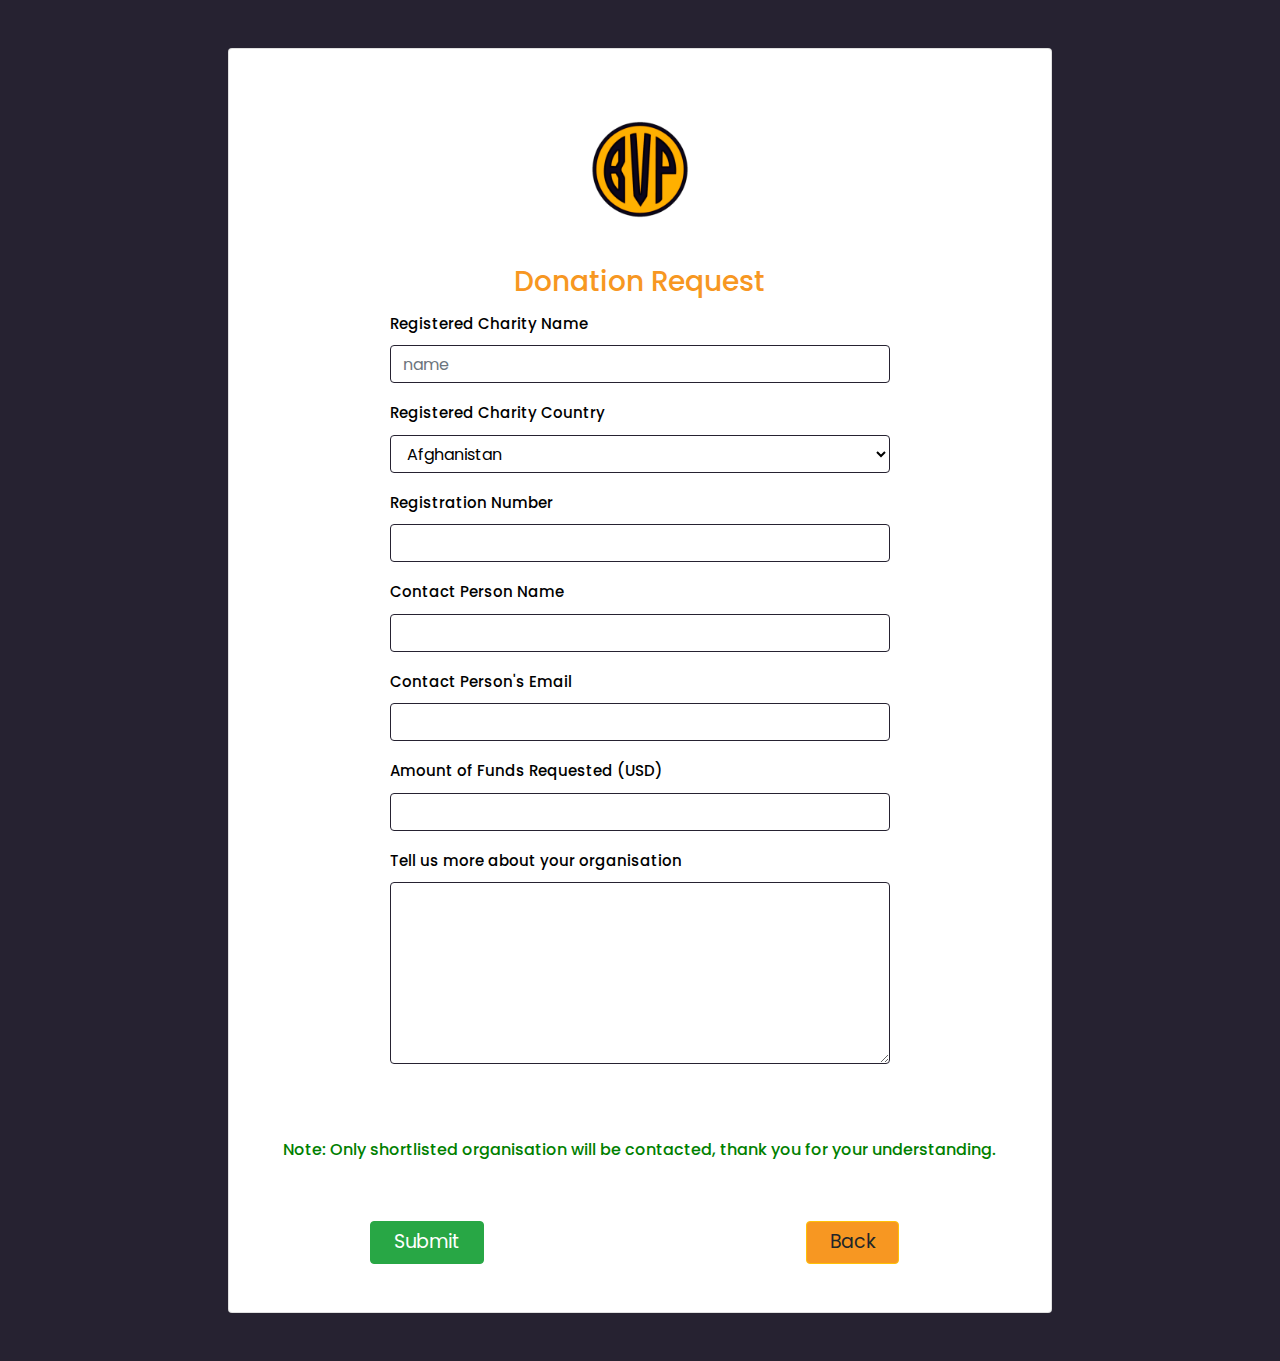
<file: donation_request.html>
<!DOCTYPE html>
<html>
<head>
<link href="https://cdn.jsdelivr.net/npm/bootstrap@4.6.0/dist/css/bootstrap.min.css" rel="stylesheet">
<link rel="stylesheet" href="css/style.css">
<script src="//maxcdn.bootstrapcdn.com/bootstrap/4.6.0/js/bootstrap.min.js"></script>
<!------ Include the above in your HEAD tag ---------->
<style>

.input {
  width: 500px;
  /* padding: 12px 20px; */
  margin: 8px 0;
  display: inline-block;
  border: 1px solid #262231;
  border-radius: 4px;
  box-sizing: border-box;
  color: black;
}
.label-txt{
    color: black !important;
    text-align: left !important;
    margin-bottom: -1px;
    font-weight: 500;
}

.buttons{
    padding-left: 23px;
    padding-right: 23px;
    font-size: 19px;
}

.card{
    /*opacity: 0.9;*/
}


/* .card{
    padding: 20px;
} */

</style>

</head>
<body style="background:#262231;">
<div class="container">
<div class="row">
    <div class="col-lg-2"></div>
    <div class="col-lg-8">
        <div class="card text-center mt-5 mb-5">
            <form action="test.php"  method="POST" enctype="multipart/form-data">





            <p id="error-message" class="alert alert-danger" style="display:none;color:red">Email Already exist</p>

            <div>
                <p class="text-center mt-5"><a href="index.html">
                        <img src="img/core-img/logo1.png" class="logo-image"  alt="">
                        <!--<x-application-logo class="w-20 h-20 fill-current text-gray-500" />-->
                    </a></p>
            </div>
            <div>
                <h3 class="text-center" >Donation Request </h3>
            </div>

            <label>
                <p class="label-txt">Registered Charity Name</p>
                <input type="text" placeholder="name" class="form-control input"  name="name" required>
                <div class="line-box">
                <div class=""></div>
                </div>
            </label><br>
            <label>
                <p class="label-txt">Registered Charity Country</p>
                <select id="country" name="country" class="form-control input"  required>

                    <option value="Afganistan">Afghanistan</option>
                    <option value="Albania">Albania</option>
                    <option value="Algeria">Algeria</option>
                    <option value="American Samoa">American Samoa</option>
                    <option value="Andorra">Andorra</option>
                    <option value="Angola">Angola</option>
                    <option value="Anguilla">Anguilla</option>
                    <option value="Antigua & Barbuda">Antigua & Barbuda</option>
                    <option value="Argentina">Argentina</option>
                    <option value="Armenia">Armenia</option>
                    <option value="Aruba">Aruba</option>
                    <option value="Australia">Australia</option>
                    <option value="Austria">Austria</option>
                    <option value="Azerbaijan">Azerbaijan</option>
                    <option value="Bahamas">Bahamas</option>
                    <option value="Bahrain">Bahrain</option>
                    <option value="Bangladesh">Bangladesh</option>
                    <option value="Barbados">Barbados</option>
                    <option value="Belarus">Belarus</option>
                    <option value="Belgium">Belgium</option>
                    <option value="Belize">Belize</option>
                    <option value="Benin">Benin</option>
                    <option value="Bermuda">Bermuda</option>
                    <option value="Bhutan">Bhutan</option>
                    <option value="Bolivia">Bolivia</option>
                    <option value="Bonaire">Bonaire</option>
                    <option value="Bosnia & Herzegovina">Bosnia & Herzegovina</option>
                    <option value="Botswana">Botswana</option>
                    <option value="Brazil">Brazil</option>
                    <option value="British Indian Ocean Ter">British Indian Ocean Ter</option>
                    <option value="Brunei">Brunei</option>
                    <option value="Bulgaria">Bulgaria</option>
                    <option value="Burkina Faso">Burkina Faso</option>
                    <option value="Burundi">Burundi</option>
                    <option value="Cambodia">Cambodia</option>
                    <option value="Cameroon">Cameroon</option>
                    <option value="Canada">Canada</option>
                    <option value="Canary Islands">Canary Islands</option>
                    <option value="Cape Verde">Cape Verde</option>
                    <option value="Cayman Islands">Cayman Islands</option>
                    <option value="Central African Republic">Central African Republic</option>
                    <option value="Chad">Chad</option>
                    <option value="Channel Islands">Channel Islands</option>
                    <option value="Chile">Chile</option>
                    <option value="China">China</option>
                    <option value="Christmas Island">Christmas Island</option>
                    <option value="Cocos Island">Cocos Island</option>
                    <option value="Colombia">Colombia</option>
                    <option value="Comoros">Comoros</option>
                    <option value="Congo">Congo</option>
                    <option value="Cook Islands">Cook Islands</option>
                    <option value="Costa Rica">Costa Rica</option>
                    <option value="Cote DIvoire">Cote DIvoire</option>
                    <option value="Croatia">Croatia</option>
                    <option value="Cuba">Cuba</option>
                    <option value="Curaco">Curacao</option>
                    <option value="Cyprus">Cyprus</option>
                    <option value="Czech Republic">Czech Republic</option>
                    <option value="Denmark">Denmark</option>
                    <option value="Djibouti">Djibouti</option>
                    <option value="Dominica">Dominica</option>
                    <option value="Dominican Republic">Dominican Republic</option>
                    <option value="East Timor">East Timor</option>
                    <option value="Ecuador">Ecuador</option>
                    <option value="Egypt">Egypt</option>
                    <option value="El Salvador">El Salvador</option>
                    <option value="Equatorial Guinea">Equatorial Guinea</option>
                    <option value="Eritrea">Eritrea</option>
                    <option value="Estonia">Estonia</option>
                    <option value="Ethiopia">Ethiopia</option>
                    <option value="Falkland Islands">Falkland Islands</option>
                    <option value="Faroe Islands">Faroe Islands</option>
                    <option value="Fiji">Fiji</option>
                    <option value="Finland">Finland</option>
                    <option value="France">France</option>
                    <option value="French Guiana">French Guiana</option>
                    <option value="French Polynesia">French Polynesia</option>
                    <option value="French Southern Ter">French Southern Ter</option>
                    <option value="Gabon">Gabon</option>
                    <option value="Gambia">Gambia</option>
                    <option value="Georgia">Georgia</option>
                    <option value="Germany">Germany</option>
                    <option value="Ghana">Ghana</option>
                    <option value="Gibraltar">Gibraltar</option>
                    <option value="Great Britain">Great Britain</option>
                    <option value="Greece">Greece</option>
                    <option value="Greenland">Greenland</option>
                    <option value="Grenada">Grenada</option>
                    <option value="Guadeloupe">Guadeloupe</option>
                    <option value="Guam">Guam</option>
                    <option value="Guatemala">Guatemala</option>
                    <option value="Guinea">Guinea</option>
                    <option value="Guyana">Guyana</option>
                    <option value="Haiti">Haiti</option>
                    <option value="Hawaii">Hawaii</option>
                    <option value="Honduras">Honduras</option>
                    <option value="Hong Kong">Hong Kong</option>
                    <option value="Hungary">Hungary</option>
                    <option value="Iceland">Iceland</option>
                    <option value="Indonesia">Indonesia</option>
                    <option value="India">India</option>
                    <option value="Iran">Iran</option>
                    <option value="Iraq">Iraq</option>
                    <option value="Ireland">Ireland</option>
                    <option value="Isle of Man">Isle of Man</option>
                    <option value="Israel">Israel</option>
                    <option value="Italy">Italy</option>
                    <option value="Jamaica">Jamaica</option>
                    <option value="Japan">Japan</option>
                    <option value="Jordan">Jordan</option>
                    <option value="Kazakhstan">Kazakhstan</option>
                    <option value="Kenya">Kenya</option>
                    <option value="Kiribati">Kiribati</option>
                    <option value="Korea North">Korea North</option>
                    <option value="Korea Sout">Korea South</option>
                    <option value="Kuwait">Kuwait</option>
                    <option value="Kyrgyzstan">Kyrgyzstan</option>
                    <option value="Laos">Laos</option>
                    <option value="Latvia">Latvia</option>
                    <option value="Lebanon">Lebanon</option>
                    <option value="Lesotho">Lesotho</option>
                    <option value="Liberia">Liberia</option>
                    <option value="Libya">Libya</option>
                    <option value="Liechtenstein">Liechtenstein</option>
                    <option value="Lithuania">Lithuania</option>
                    <option value="Luxembourg">Luxembourg</option>
                    <option value="Macau">Macau</option>
                    <option value="Macedonia">Macedonia</option>
                    <option value="Madagascar">Madagascar</option>
                    <option value="Malaysia">Malaysia</option>
                    <option value="Malawi">Malawi</option>
                    <option value="Maldives">Maldives</option>
                    <option value="Mali">Mali</option>
                    <option value="Malta">Malta</option>
                    <option value="Marshall Islands">Marshall Islands</option>
                    <option value="Martinique">Martinique</option>
                    <option value="Mauritania">Mauritania</option>
                    <option value="Mauritius">Mauritius</option>
                    <option value="Mayotte">Mayotte</option>
                    <option value="Mexico">Mexico</option>
                    <option value="Midway Islands">Midway Islands</option>
                    <option value="Moldova">Moldova</option>
                    <option value="Monaco">Monaco</option>
                    <option value="Mongolia">Mongolia</option>
                    <option value="Montserrat">Montserrat</option>
                    <option value="Morocco">Morocco</option>
                    <option value="Mozambique">Mozambique</option>
                    <option value="Myanmar">Myanmar</option>
                    <option value="Nambia">Nambia</option>
                    <option value="Nauru">Nauru</option>
                    <option value="Nepal">Nepal</option>
                    <option value="Netherland Antilles">Netherland Antilles</option>
                    <option value="Netherlands">Netherlands (Holland, Europe)</option>
                    <option value="Nevis">Nevis</option>
                    <option value="New Caledonia">New Caledonia</option>
                    <option value="New Zealand">New Zealand</option>
                    <option value="Nicaragua">Nicaragua</option>
                    <option value="Niger">Niger</option>
                    <option value="Nigeria">Nigeria</option>
                    <option value="Niue">Niue</option>
                    <option value="Norfolk Island">Norfolk Island</option>
                    <option value="Norway">Norway</option>
                    <option value="Oman">Oman</option>
                    <option value="Pakistan">Pakistan</option>
                    <option value="Palau Island">Palau Island</option>
                    <option value="Palestine">Palestine</option>
                    <option value="Panama">Panama</option>
                    <option value="Papua New Guinea">Papua New Guinea</option>
                    <option value="Paraguay">Paraguay</option>
                    <option value="Peru">Peru</option>
                    <option value="Phillipines">Philippines</option>
                    <option value="Pitcairn Island">Pitcairn Island</option>
                    <option value="Poland">Poland</option>
                    <option value="Portugal">Portugal</option>
                    <option value="Puerto Rico">Puerto Rico</option>
                    <option value="Qatar">Qatar</option>
                    <option value="Republic of Montenegro">Republic of Montenegro</option>
                    <option value="Republic of Serbia">Republic of Serbia</option>
                    <option value="Reunion">Reunion</option>
                    <option value="Romania">Romania</option>
                    <option value="Russia">Russia</option>
                    <option value="Rwanda">Rwanda</option>
                    <option value="St Barthelemy">St Barthelemy</option>
                    <option value="St Eustatius">St Eustatius</option>
                    <option value="St Helena">St Helena</option>
                    <option value="St Kitts-Nevis">St Kitts-Nevis</option>
                    <option value="St Lucia">St Lucia</option>
                    <option value="St Maarten">St Maarten</option>
                    <option value="St Pierre & Miquelon">St Pierre & Miquelon</option>
                    <option value="St Vincent & Grenadines">St Vincent & Grenadines</option>
                    <option value="Saipan">Saipan</option>
                    <option value="Samoa">Samoa</option>
                    <option value="Samoa American">Samoa American</option>
                    <option value="San Marino">San Marino</option>
                    <option value="Sao Tome & Principe">Sao Tome & Principe</option>
                    <option value="Saudi Arabia">Saudi Arabia</option>
                    <option value="Senegal">Senegal</option>
                    <option value="Seychelles">Seychelles</option>
                    <option value="Sierra Leone">Sierra Leone</option>
                    <option value="Singapore">Singapore</option>
                    <option value="Slovakia">Slovakia</option>
                    <option value="Slovenia">Slovenia</option>
                    <option value="Solomon Islands">Solomon Islands</option>
                    <option value="Somalia">Somalia</option>
                    <option value="South Africa">South Africa</option>
                    <option value="Spain">Spain</option>
                    <option value="Sri Lanka">Sri Lanka</option>
                    <option value="Sudan">Sudan</option>
                    <option value="Suriname">Suriname</option>
                    <option value="Swaziland">Swaziland</option>
                    <option value="Sweden">Sweden</option>
                    <option value="Switzerland">Switzerland</option>
                    <option value="Syria">Syria</option>
                    <option value="Tahiti">Tahiti</option>
                    <option value="Taiwan">Taiwan</option>
                    <option value="Tajikistan">Tajikistan</option>
                    <option value="Tanzania">Tanzania</option>
                    <option value="Thailand">Thailand</option>
                    <option value="Togo">Togo</option>
                    <option value="Tokelau">Tokelau</option>
                    <option value="Tonga">Tonga</option>
                    <option value="Trinidad & Tobago">Trinidad & Tobago</option>
                    <option value="Tunisia">Tunisia</option>
                    <option value="Turkey">Turkey</option>
                    <option value="Turkmenistan">Turkmenistan</option>
                    <option value="Turks & Caicos Is">Turks & Caicos Is</option>
                    <option value="Tuvalu">Tuvalu</option>
                    <option value="Uganda">Uganda</option>
                    <option value="United Kingdom">United Kingdom</option>
                    <option value="Ukraine">Ukraine</option>
                    <option value="United Arab Erimates">United Arab Emirates</option>
                    <option value="United States of America">United States of America</option>
                    <option value="Uraguay">Uruguay</option>
                    <option value="Uzbekistan">Uzbekistan</option>
                    <option value="Vanuatu">Vanuatu</option>
                    <option value="Vatican City State">Vatican City State</option>
                    <option value="Venezuela">Venezuela</option>
                    <option value="Vietnam">Vietnam</option>
                    <option value="Virgin Islands (Brit)">Virgin Islands (Brit)</option>
                    <option value="Virgin Islands (USA)">Virgin Islands (USA)</option>
                    <option value="Wake Island">Wake Island</option>
                    <option value="Wallis & Futana Is">Wallis & Futana Is</option>
                    <option value="Yemen">Yemen</option>
                    <option value="Zaire">Zaire</option>
                    <option value="Zambia">Zambia</option>
                    <option value="Zimbabwe">Zimbabwe</option>


                    </select>
                <div class="line-box">
                <div class=""></div>
                </div>
            </label><br>
            <label>
                <p class="label-txt"> Registration Number</p>

                <input type="text" class="input form-control" id="registration" name="registration" required>
                <div class="line-box">
                <div class=""></div>
                </div>
            </label><br>
            <label>
                <p class="label-txt">Contact Person Name</p>

                <input type="text" class=" form-control input" id="person_name" name="person_name" required>
                <div class="line-box">
                <div class=""></div>
                </div>
            </label><br>
            <label>
                <p class="label-txt">Contact Person's Email</p>

                <input type="email" class="form-control input" id="email" name="email" required>
                <div class="line-box">
                <div class=""></div>
                </div>
            </label><br>



            <label>
                <p class="label-txt"> Amount of Funds Requested (USD)</p>
                <input type="number" class="form-control input" name="amount" required>
                <div class="line-box">
                <div class=""></div>
                </div>
            </label><br>
            <label>
                <p class="label-txt">Tell us more about your organisation</p>
                <textarea class="form-control input" rows="7"  name="tellus" required></textarea>
                <div class="line-box">
                <div class=""></div>
                </div>
            </label><br>
            <label>
                <p class="label-txt mt-5 mb-5" >


                    <span style="color: green;">Note: Only shortlisted organisation will be contacted, thank you for your understanding.
                    </span>

                    </p>

            </label><br>
            <div class="row">
                <div class="col-lg-6">
                    <button class="btn btn-success mb-5 buttons" name="submit" type="submit">Submit</button>
                </div>
                <div class="col-lg-6">
                    <a href="index.html" style="background-color: #f79722;" class="btn btn-warning buttons">Back</a>
                </div>
            </div>


            </form>
        </div>
    </div>
    <div class="col-lg-2"></div>
</div>

</div>
<script src="https://code.jquery.com/jquery-3.6.0.min.js" integrity="sha256-/xUj+3OJU5yExlq6GSYGSHk7tPXikynS7ogEvDej/m4=" crossorigin="anonymous"></script>
<script>

$.ajaxSetup({
    headers: {
        'X-CSRF-TOKEN': $('meta[name="csrf-token"]').attr('content')
    }
});

$(document).ready(function(){

$('.input').focus(function(){
  $(this).parent().find(".label-txt").addClass('label-active');
});

$(".input").focusout(function(){
  if ($(this).val() == '') {
    $(this).parent().find(".label-txt").removeClass('label-active');
  };
});


});
</script>

</body>

</html>
</file>
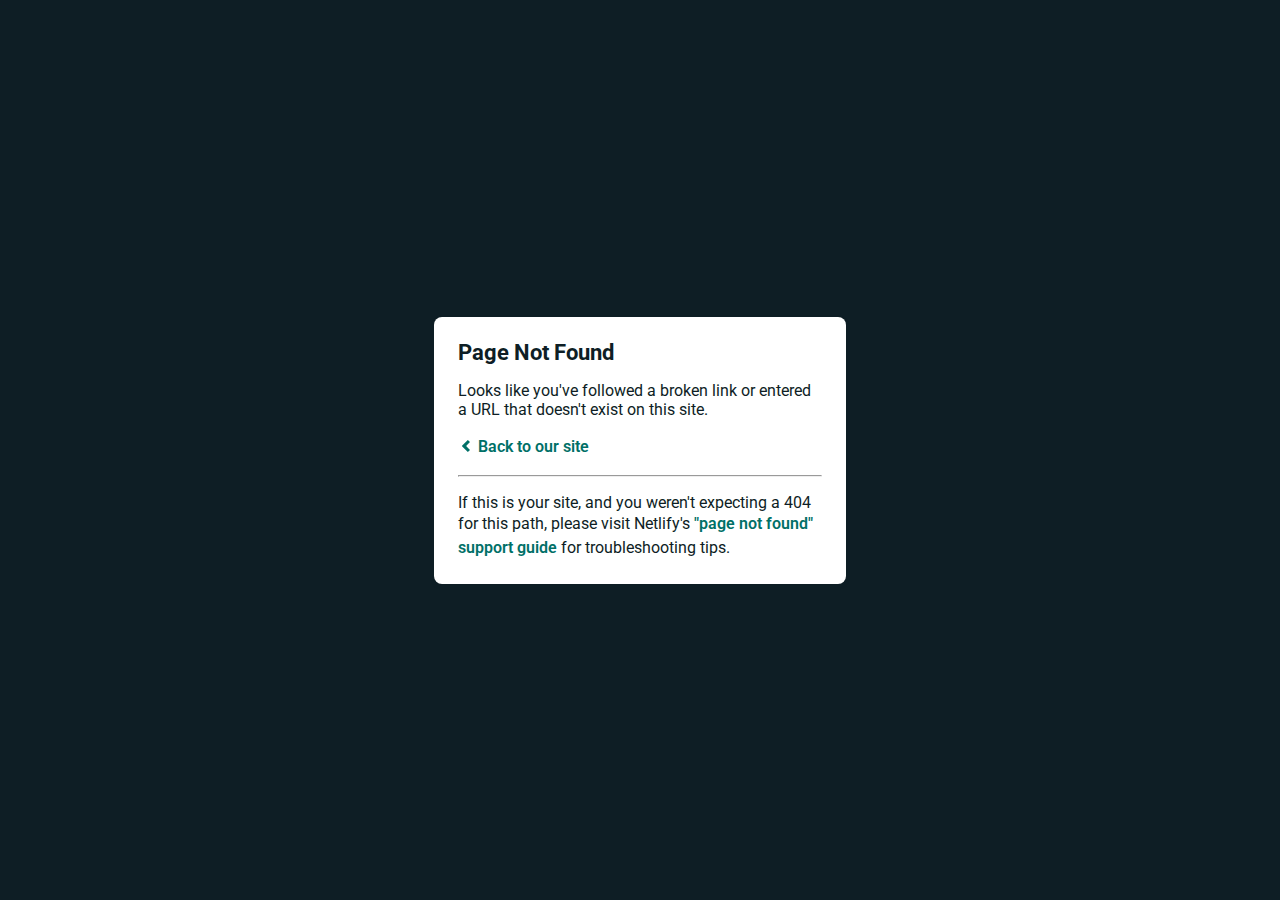
<file: index-single-blog.html>
<!DOCTYPE html>
<html>
  <head>
    <meta charset="utf-8">
    <meta name="viewport" content="width=device-width, initial-scale=1.0, maximum-scale=1.0, user-scalable=no">

    <title>Page Not Found</title>
    <link href='https://fonts.googleapis.com/css?family=Roboto:400,700&subset=latin,latin-ext' rel='stylesheet' type='text/css'>
    <style>
    body {
      font-family: -apple-system, BlinkMacSystemFont, "Segoe UI", Roboto, Helvetica, Arial, sans-serif, "Apple Color Emoji", "Segoe UI Emoji", "Segoe UI Symbol";
      background: rgb(14, 30, 37);
      color: white;
      overflow: hidden;
      margin: 0;
      padding: 0;
    }

    h1 {
      margin: 0;
      font-size: 22px;
      line-height: 24px;
    }

    .main {
      position: relative;
      display: flex;
      flex-direction: column;
      align-items: center;
      justify-content: center;
      height: 100vh;
      width: 100vw;
    }

    .card {
      position: relative;
      display: flex;
      flex-direction: column;
      width: 75%;
      max-width: 364px;
      padding: 24px;
      background: white;
      color: rgb(14, 30, 37);
      border-radius: 8px;
      box-shadow: 0 2px 4px 0 rgba(14, 30, 37, .16);
    }

    a {
      margin: 0;
      text-decoration: none;
      font-weight: 600;
      line-height: 24px;
      color: #007067;
    }

    a svg {
      position: relative;
      top: 2px;
    }

    a:hover,
    a:focus {
      text-decoration: underline;
      text-decoration-color: #f4bb00;
    }

    a:hover svg path{
      fill: #007067;
    }

    p:last-of-type {
      margin-bottom: 0;
    }

    </style>
  </head>
  <body>
    <div class="main">
      <div class="card">
        <div class="header">
          <h1>Page Not Found</h1>
        </div>
        <div class="body">
          <p>Looks like you've followed a broken link or entered a URL that doesn't exist on this site.</p>
          <p>
            <a id="back-link" href="/">
              <svg xmlns="http://www.w3.org/2000/svg" width="16" height="16" viewBox="0 0 16 16">
                <path fill="#007067" d="M11.9998836,4.09370803 L8.55809517,7.43294953 C8.23531459,7.74611298 8.23531459,8.25388736 8.55809517,8.56693769 L12,11.9062921 L9.84187871,14 L4.24208544,8.56693751 C3.91930485,8.25388719 3.91930485,7.74611281 4.24208544,7.43294936 L9.84199531,2 L11.9998836,4.09370803 Z"/>
              </svg>
              Back to our site
             </a>
          </p>
          <hr><p>If this is your site, and you weren't expecting a 404 for this path, please visit Netlify's <a href="https://answers.netlify.com/t/support-guide-i-ve-deployed-my-site-but-i-still-see-page-not-found/125?utm_source=404page&utm_campaign=community_tracking">"page not found" support guide</a> for troubleshooting tips.
          </p>
        </div>
      </div>
    </div>
    <script>
      (function() {
        if (document.referrer && document.location.host && document.referrer.match(new RegExp("^https?://" + document.location.host))) {
          document.getElementById("back-link").setAttribute("href", document.referrer);
        }
      })();
    </script>
  </body>
</html>
</file>
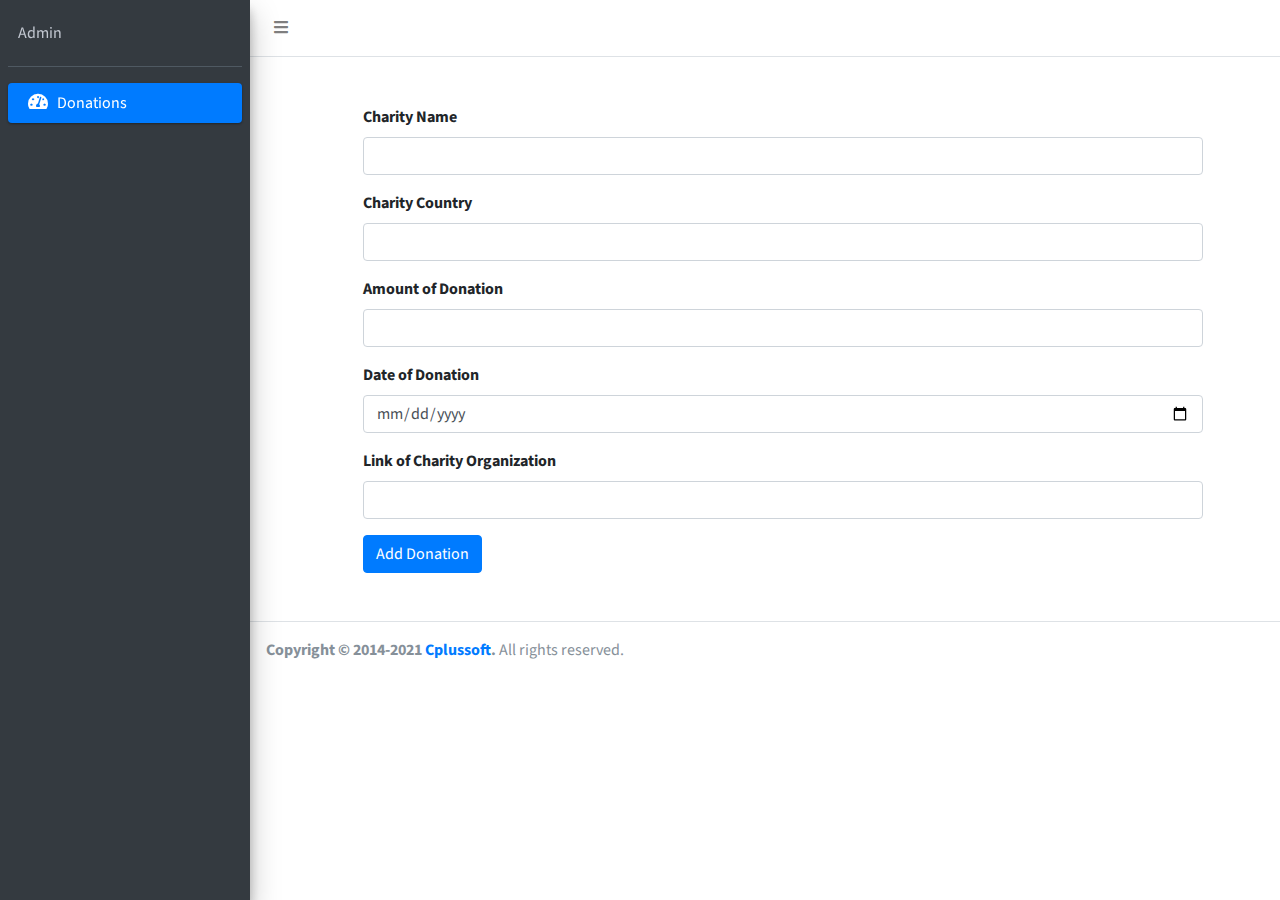
<file: admin/add-donation.html>
<!DOCTYPE html>
<html lang="en">




<head>
  <meta charset="utf-8">
  <meta name="viewport" content="width=device-width, initial-scale=1">
  <title>BVP</title>

  <!-- Google Font: Source Sans Pro -->
  <link rel="stylesheet" href="https://fonts.googleapis.com/css?family=Source+Sans+Pro:300,400,400i,700&display=fallback">
  <!-- Font Awesome -->
  <link rel="stylesheet" href="plugins/fontawesome-free/css/all.min.css">
  <!-- Ionicons -->
  <link rel="stylesheet" href="https://code.ionicframework.com/ionicons/2.0.1/css/ionicons.min.css">
  <!-- Tempusdominus Bootstrap 4 -->
  <link rel="stylesheet" href="plugins/tempusdominus-bootstrap-4/css/tempusdominus-bootstrap-4.min.css">
  <!-- iCheck -->
  <link rel="stylesheet" href="plugins/icheck-bootstrap/icheck-bootstrap.min.css">
  <!-- JQVMap -->
  <link rel="stylesheet" href="plugins/jqvmap/jqvmap.min.css">
  <!-- Theme style -->
  <link rel="stylesheet" href="dist/css/adminlte.min.css">
  <!-- overlayScrollbars -->
  <link rel="stylesheet" href="plugins/overlayScrollbars/css/OverlayScrollbars.min.css">
  <!-- Daterange picker -->
  <link rel="stylesheet" href="plugins/daterangepicker/daterangepicker.css">
  <!-- summernote -->
  <link rel="stylesheet" href="plugins/summernote/summernote-bs4.min.css">
</head>
<body class="hold-transition sidebar-mini layout-fixed">
<div class="wrapper">

  <!-- Preloader -->
  <div class="preloader flex-column justify-content-center align-items-center">
    <img class="animation__shake" src="dist/img/AdminLTELogo.png" alt="AdminLTELogo" height="60" width="60">
  </div>

  <!-- Navbar -->
  <nav class="main-header navbar navbar-expand navbar-white navbar-light">
    <!-- Left navbar links -->
    <ul class="navbar-nav">
      <li class="nav-item">
        <a class="nav-link" data-widget="pushmenu" href="#" role="button"><i class="fas fa-bars"></i></a>
      </li>

    </ul>

    <!-- Right navbar links -->
    <ul class="navbar-nav ml-auto">
      <!-- Navbar Search -->
      <li class="nav-item">

      </li>

      <!-- Messages Dropdown Menu -->


    </ul>
  </nav>
  <!-- /.navbar -->

  <!-- Main Sidebar Container -->
  <div class="container">
  <div class="row">
    <div class="col-lg-3">
      <aside class="main-sidebar sidebar-dark-primary elevation-4">
        <!-- Brand Logo -->
        <div class="preloader flex-column justify-content-center align-items-center">
    <img class="animation__shake" src="/admin/logo1.png" alt="AdminLTELogo" height="60" width="60">
  </div>

        <!-- Sidebar -->
        <div class="sidebar">
          <!-- Sidebar user panel (optional) -->
          <div class="user-panel mt-3 pb-3 mb-3 d-flex">
            <!-- <div class="image">
              <img src="dist/img/user2-160x160.jpg" class="img-circle elevation-2" alt="User Image">
            </div> -->
            <div class="info">
              <a href="#" class="d-block">Admin</a>
            </div>
          </div>



          <!-- Sidebar Menu -->
          <nav class="mt-2">
            <ul class="nav nav-pills nav-sidebar flex-column" data-widget="treeview" role="menu" data-accordion="false">
              <!-- Add icons to the links using the .nav-icon class
                   with font-awesome or any other icon font library -->
              <li class="nav-item menu-open">
               <a href="/admin/index.php" class="nav-link active">
                  <i class="nav-icon fas fa-tachometer-alt"></i>
                  <p>
                    Donations

                  </p>
                </a>

              </li>

            </ul>
          </nav>
          <!-- /.sidebar-menu -->
        </div>
        <!-- /.sidebar -->
      </aside>
    </div>
    <div class="col-lg-9 mt-5 mb-5">
        <form action="/admin/add-donation.php" method="POST" enctype="multipart/form-data">
            <div class="mb-3">
                <label for="name" class="form-label">Charity Name</label>
                <input type="text" name="name" class="form-control" id="name" aria-describedby="emailHelp" required>

              </div>
            <div class="mb-3">
              <label for="country" class="form-label">Charity Country</label>
              <input type="text" name="country" class="form-control" id="country" aria-describedby="emailHelp" required>

            </div>
            <div class="mb-3">
              <label for="amount" class="form-label">Amount of Donation</label>
              <input type="number" class="form-control" name="amount" id="amount" required>
            </div>
            <div class="mb-3">
                <label for="date" class="form-label">Date of Donation</label>
                <input type="date" class="form-control" name="date" id="date" required>
            </div>
            <div class="mb-3">
                <label for="link" class="form-label">Link of Charity Organization</label>
                <input type="text" class="form-control" name="link" id="link" required>
            </div>
            <button type="submit" class="btn btn-primary">Add Donation</button>
          </form>
    </div>
  </div>
</div>


  <!-- Content Wrapper. Contains page content -->



  <!-- /.content-wrapper -->
 <footer class="main-footer">
    <strong>Copyright &copy; 2014-2021 <a href="http://cplussoft.com/">Cplussoft</a>.</strong>
    All rights reserved.
   
  </footer>

  <!-- Control Sidebar -->
  <aside class="control-sidebar control-sidebar-dark">
    <!-- Control sidebar content goes here -->
  </aside>
  <!-- /.control-sidebar -->
</div>
<!-- ./wrapper -->

<!-- jQuery -->
<script src="plugins/jquery/jquery.min.js"></script>
<!-- jQuery UI 1.11.4 -->
<script src="plugins/jquery-ui/jquery-ui.min.js"></script>
<!-- Resolve conflict in jQuery UI tooltip with Bootstrap tooltip -->
<script>
  $.widget.bridge('uibutton', $.ui.button)
</script>
<!-- Bootstrap 4 -->
<script src="plugins/bootstrap/js/bootstrap.bundle.min.js"></script>
<!-- ChartJS -->
<script src="plugins/chart.js/Chart.min.js"></script>
<!-- Sparkline -->
<script src="plugins/sparklines/sparkline.js"></script>
<!-- JQVMap -->
<script src="plugins/jqvmap/jquery.vmap.min.js"></script>
<script src="plugins/jqvmap/maps/jquery.vmap.usa.js"></script>
<!-- jQuery Knob Chart -->
<script src="plugins/jquery-knob/jquery.knob.min.js"></script>
<!-- daterangepicker -->
<script src="plugins/moment/moment.min.js"></script>
<script src="plugins/daterangepicker/daterangepicker.js"></script>
<!-- Tempusdominus Bootstrap 4 -->
<script src="plugins/tempusdominus-bootstrap-4/js/tempusdominus-bootstrap-4.min.js"></script>
<!-- Summernote -->
<script src="plugins/summernote/summernote-bs4.min.js"></script>
<!-- overlayScrollbars -->
<script src="plugins/overlayScrollbars/js/jquery.overlayScrollbars.min.js"></script>
<!-- AdminLTE App -->
<script src="dist/js/adminlte.js"></script>
<!-- AdminLTE for demo purposes -->
<script src="dist/js/demo.js"></script>
<!-- AdminLTE dashboard demo (This is only for demo purposes) -->
<script src="dist/js/pages/dashboard.js"></script>
</body>
</html>
</file>
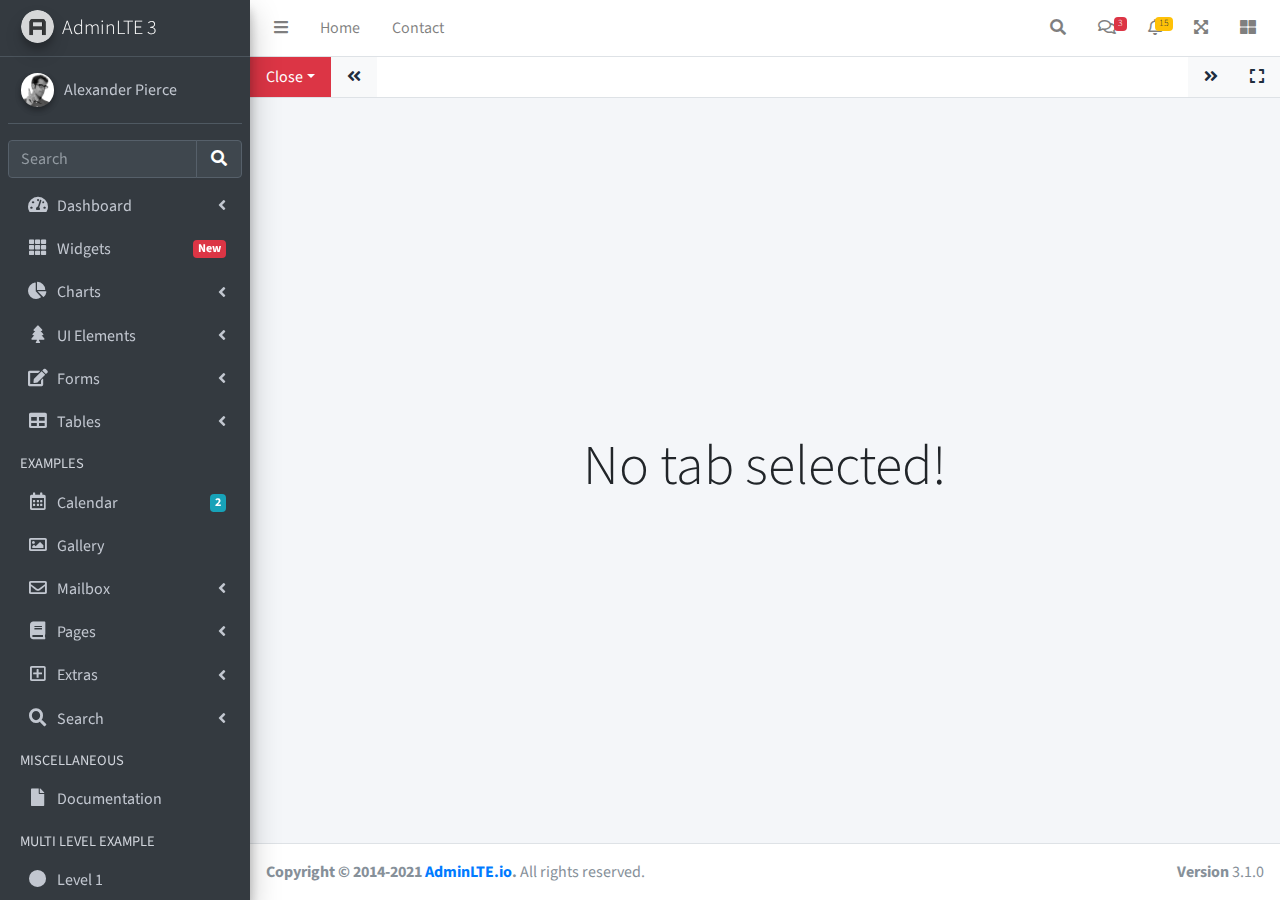
<file: admin/iframe.html>
<!DOCTYPE html>
<html lang="en">
<head>
  <meta charset="utf-8">
  <meta name="viewport" content="width=device-width, initial-scale=1">
  <title>AdminLTE 3 | Tabbed IFrames</title>

  <!-- Google Font: Source Sans Pro -->
  <link rel="stylesheet" href="https://fonts.googleapis.com/css?family=Source+Sans+Pro:300,400,400i,700&display=fallback">
  <!-- Font Awesome -->
  <link rel="stylesheet" href="plugins/fontawesome-free/css/all.min.css">
  <!-- Theme style -->
  <link rel="stylesheet" href="dist/css/adminlte.min.css">
  <!-- overlayScrollbars -->
  <link rel="stylesheet" href="plugins/overlayScrollbars/css/OverlayScrollbars.min.css">
</head>
<body class="hold-transition sidebar-mini layout-fixed" data-panel-auto-height-mode="height">
<div class="wrapper">

  <!-- Navbar -->
  <nav class="main-header navbar navbar-expand navbar-white navbar-light">
    <!-- Left navbar links -->
    <ul class="navbar-nav">
      <li class="nav-item">
        <a class="nav-link" data-widget="pushmenu" href="#" role="button"><i class="fas fa-bars"></i></a>
      </li>
      <li class="nav-item d-none d-sm-inline-block">
        <a href="index3.html" class="nav-link">Home</a>
      </li>
      <li class="nav-item d-none d-sm-inline-block">
        <a href="#" class="nav-link">Contact</a>
      </li>
    </ul>

    <!-- Right navbar links -->
    <ul class="navbar-nav ml-auto">
      <!-- Navbar Search -->
      <li class="nav-item">
        <a class="nav-link" data-widget="navbar-search" href="#" role="button">
          <i class="fas fa-search"></i>
        </a>
        <div class="navbar-search-block">
          <form class="form-inline">
            <div class="input-group input-group-sm">
              <input class="form-control form-control-navbar" type="search" placeholder="Search" aria-label="Search">
              <div class="input-group-append">
                <button class="btn btn-navbar" type="submit">
                  <i class="fas fa-search"></i>
                </button>
                <button class="btn btn-navbar" type="button" data-widget="navbar-search">
                  <i class="fas fa-times"></i>
                </button>
              </div>
            </div>
          </form>
        </div>
      </li>

      <!-- Messages Dropdown Menu -->
      <li class="nav-item dropdown">
        <a class="nav-link" data-toggle="dropdown" href="#">
          <i class="far fa-comments"></i>
          <span class="badge badge-danger navbar-badge">3</span>
        </a>
        <div class="dropdown-menu dropdown-menu-lg dropdown-menu-right">
          <a href="#" class="dropdown-item">
            <!-- Message Start -->
            <div class="media">
              <img src="dist/img/user1-128x128.jpg" alt="User Avatar" class="img-size-50 mr-3 img-circle">
              <div class="media-body">
                <h3 class="dropdown-item-title">
                  Brad Diesel
                  <span class="float-right text-sm text-danger"><i class="fas fa-star"></i></span>
                </h3>
                <p class="text-sm">Call me whenever you can...</p>
                <p class="text-sm text-muted"><i class="far fa-clock mr-1"></i> 4 Hours Ago</p>
              </div>
            </div>
            <!-- Message End -->
          </a>
          <div class="dropdown-divider"></div>
          <a href="#" class="dropdown-item">
            <!-- Message Start -->
            <div class="media">
              <img src="dist/img/user8-128x128.jpg" alt="User Avatar" class="img-size-50 img-circle mr-3">
              <div class="media-body">
                <h3 class="dropdown-item-title">
                  John Pierce
                  <span class="float-right text-sm text-muted"><i class="fas fa-star"></i></span>
                </h3>
                <p class="text-sm">I got your message bro</p>
                <p class="text-sm text-muted"><i class="far fa-clock mr-1"></i> 4 Hours Ago</p>
              </div>
            </div>
            <!-- Message End -->
          </a>
          <div class="dropdown-divider"></div>
          <a href="#" class="dropdown-item">
            <!-- Message Start -->
            <div class="media">
              <img src="dist/img/user3-128x128.jpg" alt="User Avatar" class="img-size-50 img-circle mr-3">
              <div class="media-body">
                <h3 class="dropdown-item-title">
                  Nora Silvester
                  <span class="float-right text-sm text-warning"><i class="fas fa-star"></i></span>
                </h3>
                <p class="text-sm">The subject goes here</p>
                <p class="text-sm text-muted"><i class="far fa-clock mr-1"></i> 4 Hours Ago</p>
              </div>
            </div>
            <!-- Message End -->
          </a>
          <div class="dropdown-divider"></div>
          <a href="#" class="dropdown-item dropdown-footer">See All Messages</a>
        </div>
      </li>
      <!-- Notifications Dropdown Menu -->
      <li class="nav-item dropdown">
        <a class="nav-link" data-toggle="dropdown" href="#">
          <i class="far fa-bell"></i>
          <span class="badge badge-warning navbar-badge">15</span>
        </a>
        <div class="dropdown-menu dropdown-menu-lg dropdown-menu-right">
          <span class="dropdown-item dropdown-header">15 Notifications</span>
          <div class="dropdown-divider"></div>
          <a href="#" class="dropdown-item">
            <i class="fas fa-envelope mr-2"></i> 4 new messages
            <span class="float-right text-muted text-sm">3 mins</span>
          </a>
          <div class="dropdown-divider"></div>
          <a href="#" class="dropdown-item">
            <i class="fas fa-users mr-2"></i> 8 friend requests
            <span class="float-right text-muted text-sm">12 hours</span>
          </a>
          <div class="dropdown-divider"></div>
          <a href="#" class="dropdown-item">
            <i class="fas fa-file mr-2"></i> 3 new reports
            <span class="float-right text-muted text-sm">2 days</span>
          </a>
          <div class="dropdown-divider"></div>
          <a href="#" class="dropdown-item dropdown-footer">See All Notifications</a>
        </div>
      </li>
      <li class="nav-item">
        <a class="nav-link" data-widget="fullscreen" href="#" role="button">
          <i class="fas fa-expand-arrows-alt"></i>
        </a>
      </li>
      <li class="nav-item">
        <a class="nav-link" data-widget="control-sidebar" data-slide="true" href="#" role="button">
          <i class="fas fa-th-large"></i>
        </a>
      </li>
    </ul>
  </nav>
  <!-- /.navbar -->

  <!-- Main Sidebar Container -->
  <aside class="main-sidebar sidebar-dark-primary elevation-4">
    <!-- Brand Logo -->
    <a href="index3.html" class="brand-link">
      <img src="dist/img/AdminLTELogo.png" alt="AdminLTE Logo" class="brand-image img-circle elevation-3" style="opacity: .8">
      <span class="brand-text font-weight-light">AdminLTE 3</span>
    </a>

    <!-- Sidebar -->
    <div class="sidebar">
      <!-- Sidebar user panel (optional) -->
      <div class="user-panel mt-3 pb-3 mb-3 d-flex">
        <div class="image">
          <img src="dist/img/user2-160x160.jpg" class="img-circle elevation-2" alt="User Image">
        </div>
        <div class="info">
          <a href="#" class="d-block">Alexander Pierce</a>
        </div>
      </div>

      <!-- SidebarSearch Form -->
      <div class="form-inline">
        <div class="input-group" data-widget="sidebar-search">
          <input class="form-control form-control-sidebar" type="search" placeholder="Search" aria-label="Search">
          <div class="input-group-append">
            <button class="btn btn-sidebar">
              <i class="fas fa-search fa-fw"></i>
            </button>
          </div>
        </div>
      </div>

      <!-- Sidebar Menu -->
      <nav class="mt-2">
        <ul class="nav nav-pills nav-sidebar flex-column" data-widget="treeview" role="menu" data-accordion="false">
          <!-- Add icons to the links using the .nav-icon class
               with font-awesome or any other icon font library -->
          <li class="nav-item">
            <a href="#" class="nav-link">
              <i class="nav-icon fas fa-tachometer-alt"></i>
              <p>
                Dashboard
                <i class="right fas fa-angle-left"></i>
              </p>
            </a>
            <ul class="nav nav-treeview">
              <li class="nav-item">
                <a href="./index.html" class="nav-link">
                  <i class="far fa-circle nav-icon"></i>
                  <p>Dashboard v1</p>
                </a>
              </li>
              <li class="nav-item">
                <a href="./index2.html" class="nav-link">
                  <i class="far fa-circle nav-icon"></i>
                  <p>Dashboard v2</p>
                </a>
              </li>
              <li class="nav-item">
                <a href="./index3.html" class="nav-link">
                  <i class="far fa-circle nav-icon"></i>
                  <p>Dashboard v3</p>
                </a>
              </li>
            </ul>
          </li>
          <li class="nav-item">
            <a href="pages/widgets.html" class="nav-link">
              <i class="nav-icon fas fa-th"></i>
              <p>
                Widgets
                <span class="right badge badge-danger">New</span>
              </p>
            </a>
          </li>
          <li class="nav-item">
            <a href="#" class="nav-link">
              <i class="nav-icon fas fa-chart-pie"></i>
              <p>
                Charts
                <i class="right fas fa-angle-left"></i>
              </p>
            </a>
            <ul class="nav nav-treeview">
              <li class="nav-item">
                <a href="pages/charts/chartjs.html" class="nav-link">
                  <i class="far fa-circle nav-icon"></i>
                  <p>ChartJS</p>
                </a>
              </li>
              <li class="nav-item">
                <a href="pages/charts/flot.html" class="nav-link">
                  <i class="far fa-circle nav-icon"></i>
                  <p>Flot</p>
                </a>
              </li>
              <li class="nav-item">
                <a href="pages/charts/inline.html" class="nav-link">
                  <i class="far fa-circle nav-icon"></i>
                  <p>Inline</p>
                </a>
              </li>
            </ul>
          </li>
          <li class="nav-item">
            <a href="#" class="nav-link">
              <i class="nav-icon fas fa-tree"></i>
              <p>
                UI Elements
                <i class="fas fa-angle-left right"></i>
              </p>
            </a>
            <ul class="nav nav-treeview">
              <li class="nav-item">
                <a href="pages/UI/general.html" class="nav-link">
                  <i class="far fa-circle nav-icon"></i>
                  <p>General</p>
                </a>
              </li>
              <li class="nav-item">
                <a href="pages/UI/icons.html" class="nav-link">
                  <i class="far fa-circle nav-icon"></i>
                  <p>Icons</p>
                </a>
              </li>
              <li class="nav-item">
                <a href="pages/UI/buttons.html" class="nav-link">
                  <i class="far fa-circle nav-icon"></i>
                  <p>Buttons</p>
                </a>
              </li>
              <li class="nav-item">
                <a href="pages/UI/sliders.html" class="nav-link">
                  <i class="far fa-circle nav-icon"></i>
                  <p>Sliders</p>
                </a>
              </li>
              <li class="nav-item">
                <a href="pages/UI/modals.html" class="nav-link">
                  <i class="far fa-circle nav-icon"></i>
                  <p>Modals & Alerts</p>
                </a>
              </li>
              <li class="nav-item">
                <a href="pages/UI/navbar.html" class="nav-link">
                  <i class="far fa-circle nav-icon"></i>
                  <p>Navbar & Tabs</p>
                </a>
              </li>
              <li class="nav-item">
                <a href="pages/UI/timeline.html" class="nav-link">
                  <i class="far fa-circle nav-icon"></i>
                  <p>Timeline</p>
                </a>
              </li>
              <li class="nav-item">
                <a href="pages/UI/ribbons.html" class="nav-link">
                  <i class="far fa-circle nav-icon"></i>
                  <p>Ribbons</p>
                </a>
              </li>
            </ul>
          </li>
          <li class="nav-item">
            <a href="#" class="nav-link">
              <i class="nav-icon fas fa-edit"></i>
              <p>
                Forms
                <i class="fas fa-angle-left right"></i>
              </p>
            </a>
            <ul class="nav nav-treeview">
              <li class="nav-item">
                <a href="pages/forms/general.html" class="nav-link">
                  <i class="far fa-circle nav-icon"></i>
                  <p>General Elements</p>
                </a>
              </li>
              <li class="nav-item">
                <a href="pages/forms/advanced.html" class="nav-link">
                  <i class="far fa-circle nav-icon"></i>
                  <p>Advanced Elements</p>
                </a>
              </li>
              <li class="nav-item">
                <a href="pages/forms/editors.html" class="nav-link">
                  <i class="far fa-circle nav-icon"></i>
                  <p>Editors</p>
                </a>
              </li>
              <li class="nav-item">
                <a href="pages/forms/validation.html" class="nav-link">
                  <i class="far fa-circle nav-icon"></i>
                  <p>Validation</p>
                </a>
              </li>
            </ul>
          </li>
          <li class="nav-item">
            <a href="#" class="nav-link">
              <i class="nav-icon fas fa-table"></i>
              <p>
                Tables
                <i class="fas fa-angle-left right"></i>
              </p>
            </a>
            <ul class="nav nav-treeview">
              <li class="nav-item">
                <a href="pages/tables/simple.html" class="nav-link">
                  <i class="far fa-circle nav-icon"></i>
                  <p>Simple Tables</p>
                </a>
              </li>
              <li class="nav-item">
                <a href="pages/tables/data.html" class="nav-link">
                  <i class="far fa-circle nav-icon"></i>
                  <p>DataTables</p>
                </a>
              </li>
              <li class="nav-item">
                <a href="pages/tables/jsgrid.html" class="nav-link">
                  <i class="far fa-circle nav-icon"></i>
                  <p>jsGrid</p>
                </a>
              </li>
            </ul>
          </li>
          <li class="nav-header">EXAMPLES</li>
          <li class="nav-item">
            <a href="pages/calendar.html" class="nav-link">
              <i class="nav-icon far fa-calendar-alt"></i>
              <p>
                Calendar
                <span class="badge badge-info right">2</span>
              </p>
            </a>
          </li>
          <li class="nav-item">
            <a href="pages/gallery.html" class="nav-link">
              <i class="nav-icon far fa-image"></i>
              <p>
                Gallery
              </p>
            </a>
          </li>
          <li class="nav-item">
            <a href="#" class="nav-link">
              <i class="nav-icon far fa-envelope"></i>
              <p>
                Mailbox
                <i class="fas fa-angle-left right"></i>
              </p>
            </a>
            <ul class="nav nav-treeview">
              <li class="nav-item">
                <a href="pages/mailbox/mailbox.html" class="nav-link">
                  <i class="far fa-circle nav-icon"></i>
                  <p>Inbox</p>
                </a>
              </li>
              <li class="nav-item">
                <a href="pages/mailbox/compose.html" class="nav-link">
                  <i class="far fa-circle nav-icon"></i>
                  <p>Compose</p>
                </a>
              </li>
              <li class="nav-item">
                <a href="pages/mailbox/read-mail.html" class="nav-link">
                  <i class="far fa-circle nav-icon"></i>
                  <p>Read</p>
                </a>
              </li>
            </ul>
          </li>
          <li class="nav-item">
            <a href="#" class="nav-link">
              <i class="nav-icon fas fa-book"></i>
              <p>
                Pages
                <i class="fas fa-angle-left right"></i>
              </p>
            </a>
            <ul class="nav nav-treeview">
              <li class="nav-item">
                <a href="pages/examples/invoice.html" class="nav-link">
                  <i class="far fa-circle nav-icon"></i>
                  <p>Invoice</p>
                </a>
              </li>
              <li class="nav-item">
                <a href="pages/examples/profile.html" class="nav-link">
                  <i class="far fa-circle nav-icon"></i>
                  <p>Profile</p>
                </a>
              </li>
              <li class="nav-item">
                <a href="pages/examples/e-commerce.html" class="nav-link">
                  <i class="far fa-circle nav-icon"></i>
                  <p>E-commerce</p>
                </a>
              </li>
              <li class="nav-item">
                <a href="pages/examples/projects.html" class="nav-link">
                  <i class="far fa-circle nav-icon"></i>
                  <p>Projects</p>
                </a>
              </li>
              <li class="nav-item">
                <a href="pages/examples/project-add.html" class="nav-link">
                  <i class="far fa-circle nav-icon"></i>
                  <p>Project Add</p>
                </a>
              </li>
              <li class="nav-item">
                <a href="pages/examples/project-edit.html" class="nav-link">
                  <i class="far fa-circle nav-icon"></i>
                  <p>Project Edit</p>
                </a>
              </li>
              <li class="nav-item">
                <a href="pages/examples/project-detail.html" class="nav-link">
                  <i class="far fa-circle nav-icon"></i>
                  <p>Project Detail</p>
                </a>
              </li>
              <li class="nav-item">
                <a href="pages/examples/contacts.html" class="nav-link">
                  <i class="far fa-circle nav-icon"></i>
                  <p>Contacts</p>
                </a>
              </li>
              <li class="nav-item">
                <a href="pages/examples/faq.html" class="nav-link">
                  <i class="far fa-circle nav-icon"></i>
                  <p>FAQ</p>
                </a>
              </li>
              <li class="nav-item">
                <a href="pages/examples/contact-us.html" class="nav-link">
                  <i class="far fa-circle nav-icon"></i>
                  <p>Contact us</p>
                </a>
              </li>
            </ul>
          </li>
          <li class="nav-item">
            <a href="#" class="nav-link">
              <i class="nav-icon far fa-plus-square"></i>
              <p>
                Extras
                <i class="fas fa-angle-left right"></i>
              </p>
            </a>
            <ul class="nav nav-treeview">
              <li class="nav-item">
                <a href="#" class="nav-link">
                  <i class="far fa-circle nav-icon"></i>
                  <p>
                    Login & Register v1
                    <i class="fas fa-angle-left right"></i>
                  </p>
                </a>
                <ul class="nav nav-treeview">
                  <li class="nav-item">
                    <a href="pages/examples/login.html" class="nav-link">
                      <i class="far fa-circle nav-icon"></i>
                      <p>Login v1</p>
                    </a>
                  </li>
                  <li class="nav-item">
                    <a href="pages/examples/register.html" class="nav-link">
                      <i class="far fa-circle nav-icon"></i>
                      <p>Register v1</p>
                    </a>
                  </li>
                  <li class="nav-item">
                    <a href="pages/examples/forgot-password.html" class="nav-link">
                      <i class="far fa-circle nav-icon"></i>
                      <p>Forgot Password v1</p>
                    </a>
                  </li>
                  <li class="nav-item">
                    <a href="pages/examples/recover-password.html" class="nav-link">
                      <i class="far fa-circle nav-icon"></i>
                      <p>Recover Password v1</p>
                    </a>
                  </li>
                </ul>
              </li>
              <li class="nav-item">
                <a href="#" class="nav-link">
                  <i class="far fa-circle nav-icon"></i>
                  <p>
                    Login & Register v2
                    <i class="fas fa-angle-left right"></i>
                  </p>
                </a>
                <ul class="nav nav-treeview">
                  <li class="nav-item">
                    <a href="pages/examples/login-v2.html" class="nav-link">
                      <i class="far fa-circle nav-icon"></i>
                      <p>Login v2</p>
                    </a>
                  </li>
                  <li class="nav-item">
                    <a href="pages/examples/register-v2.html" class="nav-link">
                      <i class="far fa-circle nav-icon"></i>
                      <p>Register v2</p>
                    </a>
                  </li>
                  <li class="nav-item">
                    <a href="pages/examples/forgot-password-v2.html" class="nav-link">
                      <i class="far fa-circle nav-icon"></i>
                      <p>Forgot Password v2</p>
                    </a>
                  </li>
                  <li class="nav-item">
                    <a href="pages/examples/recover-password-v2.html" class="nav-link">
                      <i class="far fa-circle nav-icon"></i>
                      <p>Recover Password v2</p>
                    </a>
                  </li>
                </ul>
              </li>
              <li class="nav-item">
                <a href="pages/examples/lockscreen.html" class="nav-link">
                  <i class="far fa-circle nav-icon"></i>
                  <p>Lockscreen</p>
                </a>
              </li>
              <li class="nav-item">
                <a href="pages/examples/legacy-user-menu.html" class="nav-link">
                  <i class="far fa-circle nav-icon"></i>
                  <p>Legacy User Menu</p>
                </a>
              </li>
              <li class="nav-item">
                <a href="pages/examples/language-menu.html" class="nav-link">
                  <i class="far fa-circle nav-icon"></i>
                  <p>Language Menu</p>
                </a>
              </li>
              <li class="nav-item">
                <a href="pages/examples/404.html" class="nav-link">
                  <i class="far fa-circle nav-icon"></i>
                  <p>Error 404</p>
                </a>
              </li>
              <li class="nav-item">
                <a href="pages/examples/500.html" class="nav-link">
                  <i class="far fa-circle nav-icon"></i>
                  <p>Error 500</p>
                </a>
              </li>
              <li class="nav-item">
                <a href="pages/examples/pace.html" class="nav-link">
                  <i class="far fa-circle nav-icon"></i>
                  <p>Pace</p>
                </a>
              </li>
              <li class="nav-item">
                <a href="pages/examples/blank.html" class="nav-link">
                  <i class="far fa-circle nav-icon"></i>
                  <p>Blank Page</p>
                </a>
              </li>
              <li class="nav-item">
                <a href="starter.html" class="nav-link">
                  <i class="far fa-circle nav-icon"></i>
                  <p>Starter Page</p>
                </a>
              </li>
            </ul>
          </li>
          <li class="nav-item">
            <a href="#" class="nav-link">
              <i class="nav-icon fas fa-search"></i>
              <p>
                Search
                <i class="fas fa-angle-left right"></i>
              </p>
            </a>
            <ul class="nav nav-treeview">
              <li class="nav-item">
                <a href="pages/search/simple.html" class="nav-link">
                  <i class="far fa-circle nav-icon"></i>
                  <p>Simple Search</p>
                </a>
              </li>
              <li class="nav-item">
                <a href="pages/search/enhanced.html" class="nav-link">
                  <i class="far fa-circle nav-icon"></i>
                  <p>Enhanced</p>
                </a>
              </li>
            </ul>
          </li>
          <li class="nav-header">MISCELLANEOUS</li>
          <li class="nav-item">
            <a href="https://adminlte.io/docs/3.1/" class="nav-link">
              <i class="nav-icon fas fa-file"></i>
              <p>Documentation</p>
            </a>
          </li>
          <li class="nav-header">MULTI LEVEL EXAMPLE</li>
          <li class="nav-item">
            <a href="#" class="nav-link">
              <i class="fas fa-circle nav-icon"></i>
              <p>Level 1</p>
            </a>
          </li>
          <li class="nav-item">
            <a href="#" class="nav-link">
              <i class="nav-icon fas fa-circle"></i>
              <p>
                Level 1
                <i class="right fas fa-angle-left"></i>
              </p>
            </a>
            <ul class="nav nav-treeview">
              <li class="nav-item">
                <a href="#" class="nav-link">
                  <i class="far fa-circle nav-icon"></i>
                  <p>Level 2</p>
                </a>
              </li>
              <li class="nav-item">
                <a href="#" class="nav-link">
                  <i class="far fa-circle nav-icon"></i>
                  <p>
                    Level 2
                    <i class="right fas fa-angle-left"></i>
                  </p>
                </a>
                <ul class="nav nav-treeview">
                  <li class="nav-item">
                    <a href="#" class="nav-link">
                      <i class="far fa-dot-circle nav-icon"></i>
                      <p>Level 3</p>
                    </a>
                  </li>
                  <li class="nav-item">
                    <a href="#" class="nav-link">
                      <i class="far fa-dot-circle nav-icon"></i>
                      <p>Level 3</p>
                    </a>
                  </li>
                  <li class="nav-item">
                    <a href="#" class="nav-link">
                      <i class="far fa-dot-circle nav-icon"></i>
                      <p>Level 3</p>
                    </a>
                  </li>
                </ul>
              </li>
              <li class="nav-item">
                <a href="#" class="nav-link">
                  <i class="far fa-circle nav-icon"></i>
                  <p>Level 2</p>
                </a>
              </li>
            </ul>
          </li>
          <li class="nav-item">
            <a href="#" class="nav-link">
              <i class="fas fa-circle nav-icon"></i>
              <p>Level 1</p>
            </a>
          </li>
          <li class="nav-header">LABELS</li>
          <li class="nav-item">
            <a href="#" class="nav-link">
              <i class="nav-icon far fa-circle text-danger"></i>
              <p class="text">Important</p>
            </a>
          </li>
          <li class="nav-item">
            <a href="#" class="nav-link">
              <i class="nav-icon far fa-circle text-warning"></i>
              <p>Warning</p>
            </a>
          </li>
          <li class="nav-item">
            <a href="#" class="nav-link">
              <i class="nav-icon far fa-circle text-info"></i>
              <p>Informational</p>
            </a>
          </li>
        </ul>
      </nav>
      <!-- /.sidebar-menu -->
    </div>
    <!-- /.sidebar -->
  </aside>

  <!-- Content Wrapper. Contains page content -->
  <div class="content-wrapper iframe-mode" data-widget="iframe" data-loading-screen="750">
    <div class="nav navbar navbar-expand navbar-white navbar-light border-bottom p-0">
      <div class="nav-item dropdown">
        <a class="nav-link bg-danger dropdown-toggle" data-toggle="dropdown" href="#" role="button" aria-haspopup="true" aria-expanded="false">Close</a>
        <div class="dropdown-menu mt-0">
          <a class="dropdown-item" href="#" data-widget="iframe-close" data-type="all">Close All</a>
          <a class="dropdown-item" href="#" data-widget="iframe-close" data-type="all-other">Close All Other</a>
        </div>
      </div>
      <a class="nav-link bg-light" href="#" data-widget="iframe-scrollleft"><i class="fas fa-angle-double-left"></i></a>
      <ul class="navbar-nav overflow-hidden" role="tablist"></ul>
      <a class="nav-link bg-light" href="#" data-widget="iframe-scrollright"><i class="fas fa-angle-double-right"></i></a>
      <a class="nav-link bg-light" href="#" data-widget="iframe-fullscreen"><i class="fas fa-expand"></i></a>
    </div>
    <div class="tab-content">
      <div class="tab-empty">
        <h2 class="display-4">No tab selected!</h2>
      </div>
      <div class="tab-loading">
        <div>
          <h2 class="display-4">Tab is loading <i class="fa fa-sync fa-spin"></i></h2>
        </div>
      </div>
    </div>
  </div>
  <!-- /.content-wrapper -->
  <footer class="main-footer">
    <strong>Copyright &copy; 2014-2021 <a href="https://adminlte.io">AdminLTE.io</a>.</strong>
    All rights reserved.
    <div class="float-right d-none d-sm-inline-block">
      <b>Version</b> 3.1.0
    </div>
  </footer>

  <!-- Control Sidebar -->
  <aside class="control-sidebar control-sidebar-dark">
    <!-- Control sidebar content goes here -->
  </aside>
  <!-- /.control-sidebar -->
</div>
<!-- ./wrapper -->

<!-- jQuery -->
<script src="plugins/jquery/jquery.min.js"></script>
<!-- jQuery UI 1.11.4 -->
<script src="plugins/jquery-ui/jquery-ui.min.js"></script>
<!-- Resolve conflict in jQuery UI tooltip with Bootstrap tooltip -->
<script>
  $.widget.bridge('uibutton', $.ui.button)
</script>
<!-- Bootstrap 4 -->
<script src="plugins/bootstrap/js/bootstrap.bundle.min.js"></script>
<!-- overlayScrollbars -->
<script src="plugins/overlayScrollbars/js/jquery.overlayScrollbars.min.js"></script>
<!-- AdminLTE App -->
<script src="dist/js/adminlte.js"></script>
<!-- AdminLTE for demo purposes -->
<script src="dist/js/demo.js"></script>
</body>
</html>
</file>
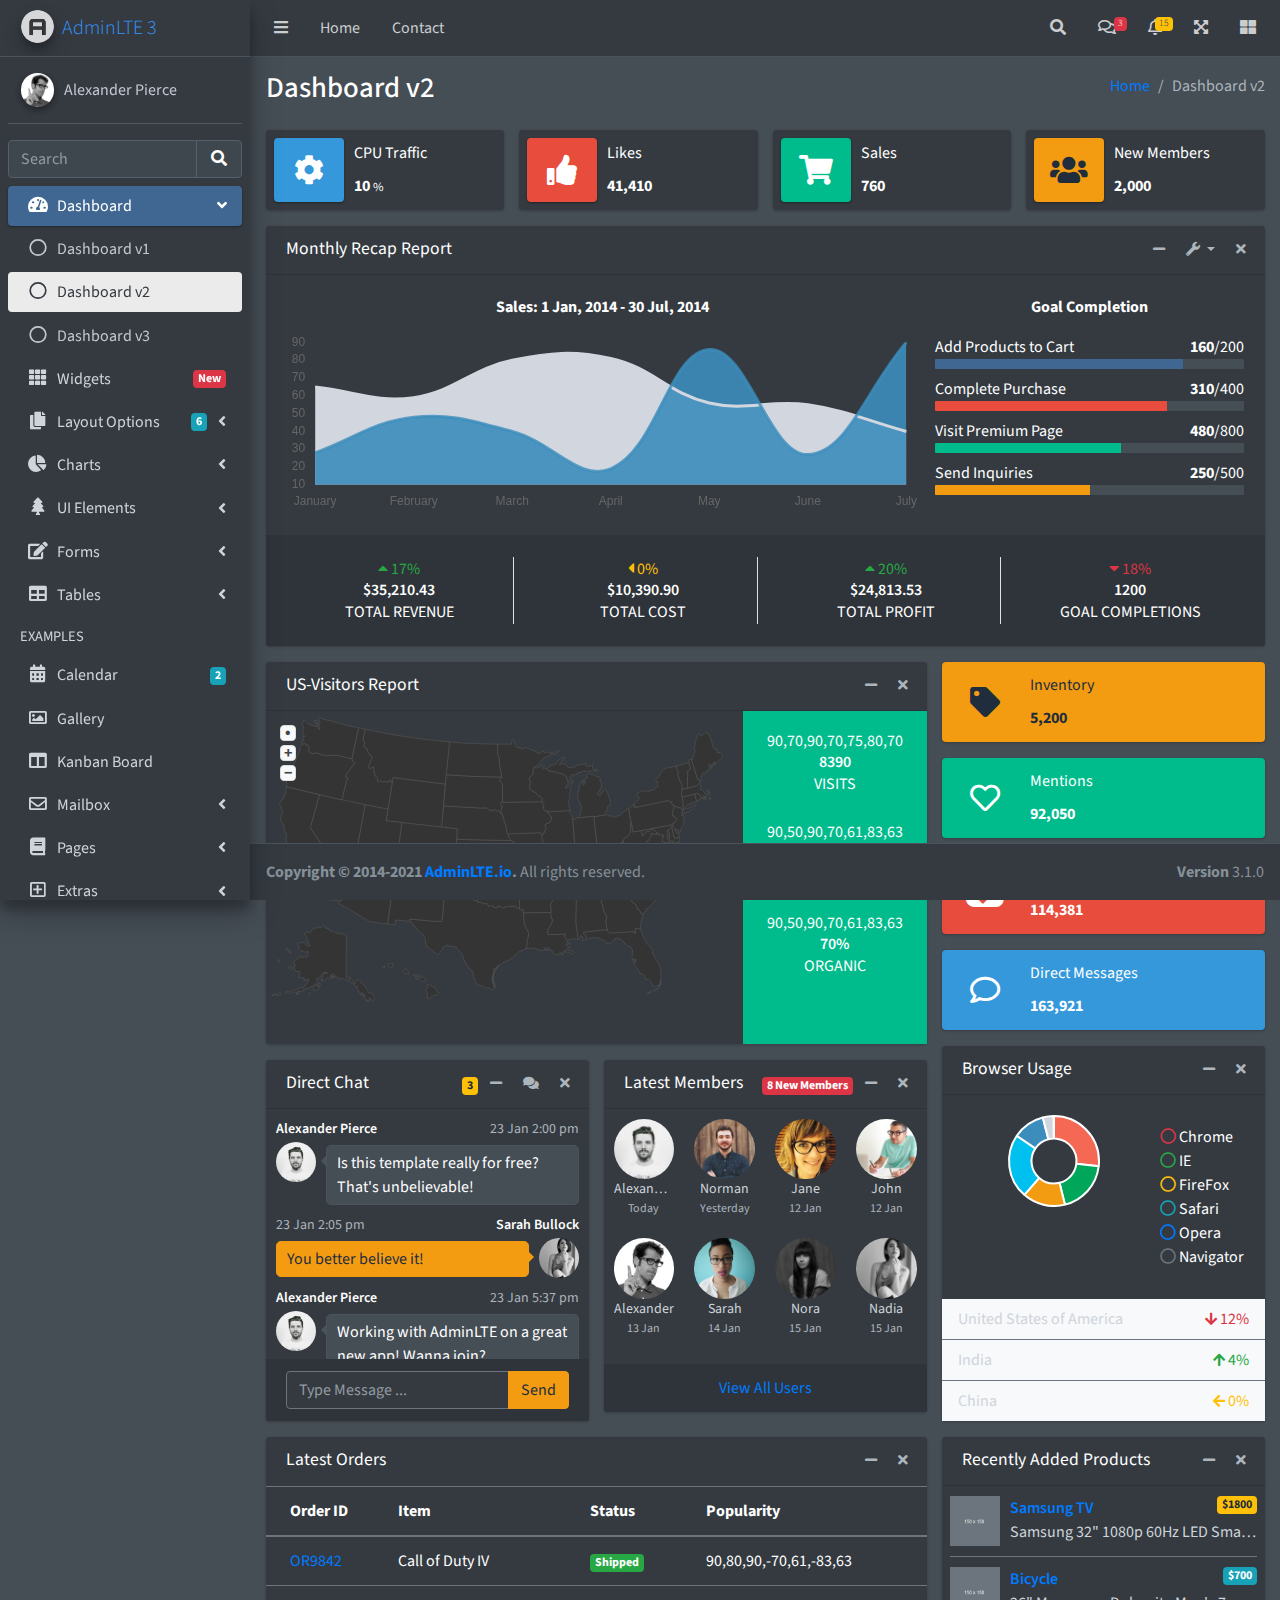
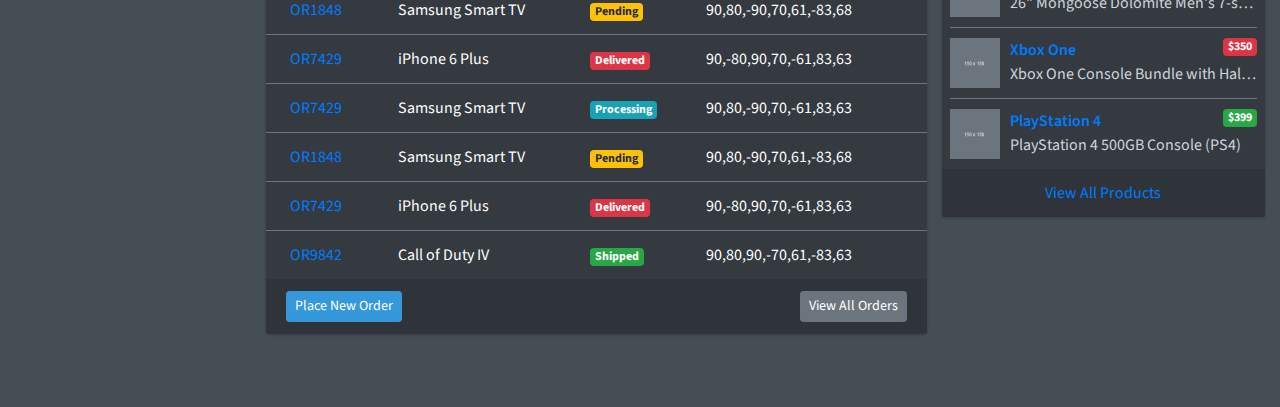
<file: admin/index2.html>
<!DOCTYPE html>
<html lang="en">
<head>
  <meta charset="utf-8">
  <meta name="viewport" content="width=device-width, initial-scale=1">
  <title>AdminLTE 3 | Dashboard 2</title>

  <!-- Google Font: Source Sans Pro -->
  <link rel="stylesheet" href="https://fonts.googleapis.com/css?family=Source+Sans+Pro:300,400,400i,700&display=fallback">
  <!-- Font Awesome Icons -->
  <link rel="stylesheet" href="plugins/fontawesome-free/css/all.min.css">
  <!-- overlayScrollbars -->
  <link rel="stylesheet" href="plugins/overlayScrollbars/css/OverlayScrollbars.min.css">
  <!-- Theme style -->
  <link rel="stylesheet" href="dist/css/adminlte.min.css">
</head>
<body class="hold-transition dark-mode sidebar-mini layout-fixed layout-navbar-fixed layout-footer-fixed">
<div class="wrapper">

  <!-- Preloader -->
  <div class="preloader flex-column justify-content-center align-items-center">
    <img class="animation__wobble" src="dist/img/AdminLTELogo.png" alt="AdminLTELogo" height="60" width="60">
  </div>

  <!-- Navbar -->
  <nav class="main-header navbar navbar-expand navbar-dark">
    <!-- Left navbar links -->
    <ul class="navbar-nav">
      <li class="nav-item">
        <a class="nav-link" data-widget="pushmenu" href="#" role="button"><i class="fas fa-bars"></i></a>
      </li>
      <li class="nav-item d-none d-sm-inline-block">
        <a href="index3.html" class="nav-link">Home</a>
      </li>
      <li class="nav-item d-none d-sm-inline-block">
        <a href="#" class="nav-link">Contact</a>
      </li>
    </ul>

    <!-- Right navbar links -->
    <ul class="navbar-nav ml-auto">
      <!-- Navbar Search -->
      <li class="nav-item">
        <a class="nav-link" data-widget="navbar-search" href="#" role="button">
          <i class="fas fa-search"></i>
        </a>
        <div class="navbar-search-block">
          <form class="form-inline">
            <div class="input-group input-group-sm">
              <input class="form-control form-control-navbar" type="search" placeholder="Search" aria-label="Search">
              <div class="input-group-append">
                <button class="btn btn-navbar" type="submit">
                  <i class="fas fa-search"></i>
                </button>
                <button class="btn btn-navbar" type="button" data-widget="navbar-search">
                  <i class="fas fa-times"></i>
                </button>
              </div>
            </div>
          </form>
        </div>
      </li>

      <!-- Messages Dropdown Menu -->
      <li class="nav-item dropdown">
        <a class="nav-link" data-toggle="dropdown" href="#">
          <i class="far fa-comments"></i>
          <span class="badge badge-danger navbar-badge">3</span>
        </a>
        <div class="dropdown-menu dropdown-menu-lg dropdown-menu-right">
          <a href="#" class="dropdown-item">
            <!-- Message Start -->
            <div class="media">
              <img src="dist/img/user1-128x128.jpg" alt="User Avatar" class="img-size-50 mr-3 img-circle">
              <div class="media-body">
                <h3 class="dropdown-item-title">
                  Brad Diesel
                  <span class="float-right text-sm text-danger"><i class="fas fa-star"></i></span>
                </h3>
                <p class="text-sm">Call me whenever you can...</p>
                <p class="text-sm text-muted"><i class="far fa-clock mr-1"></i> 4 Hours Ago</p>
              </div>
            </div>
            <!-- Message End -->
          </a>
          <div class="dropdown-divider"></div>
          <a href="#" class="dropdown-item">
            <!-- Message Start -->
            <div class="media">
              <img src="dist/img/user8-128x128.jpg" alt="User Avatar" class="img-size-50 img-circle mr-3">
              <div class="media-body">
                <h3 class="dropdown-item-title">
                  John Pierce
                  <span class="float-right text-sm text-muted"><i class="fas fa-star"></i></span>
                </h3>
                <p class="text-sm">I got your message bro</p>
                <p class="text-sm text-muted"><i class="far fa-clock mr-1"></i> 4 Hours Ago</p>
              </div>
            </div>
            <!-- Message End -->
          </a>
          <div class="dropdown-divider"></div>
          <a href="#" class="dropdown-item">
            <!-- Message Start -->
            <div class="media">
              <img src="dist/img/user3-128x128.jpg" alt="User Avatar" class="img-size-50 img-circle mr-3">
              <div class="media-body">
                <h3 class="dropdown-item-title">
                  Nora Silvester
                  <span class="float-right text-sm text-warning"><i class="fas fa-star"></i></span>
                </h3>
                <p class="text-sm">The subject goes here</p>
                <p class="text-sm text-muted"><i class="far fa-clock mr-1"></i> 4 Hours Ago</p>
              </div>
            </div>
            <!-- Message End -->
          </a>
          <div class="dropdown-divider"></div>
          <a href="#" class="dropdown-item dropdown-footer">See All Messages</a>
        </div>
      </li>
      <!-- Notifications Dropdown Menu -->
      <li class="nav-item dropdown">
        <a class="nav-link" data-toggle="dropdown" href="#">
          <i class="far fa-bell"></i>
          <span class="badge badge-warning navbar-badge">15</span>
        </a>
        <div class="dropdown-menu dropdown-menu-lg dropdown-menu-right">
          <span class="dropdown-item dropdown-header">15 Notifications</span>
          <div class="dropdown-divider"></div>
          <a href="#" class="dropdown-item">
            <i class="fas fa-envelope mr-2"></i> 4 new messages
            <span class="float-right text-muted text-sm">3 mins</span>
          </a>
          <div class="dropdown-divider"></div>
          <a href="#" class="dropdown-item">
            <i class="fas fa-users mr-2"></i> 8 friend requests
            <span class="float-right text-muted text-sm">12 hours</span>
          </a>
          <div class="dropdown-divider"></div>
          <a href="#" class="dropdown-item">
            <i class="fas fa-file mr-2"></i> 3 new reports
            <span class="float-right text-muted text-sm">2 days</span>
          </a>
          <div class="dropdown-divider"></div>
          <a href="#" class="dropdown-item dropdown-footer">See All Notifications</a>
        </div>
      </li>
      <li class="nav-item">
        <a class="nav-link" data-widget="fullscreen" href="#" role="button">
          <i class="fas fa-expand-arrows-alt"></i>
        </a>
      </li>
      <li class="nav-item">
        <a class="nav-link" data-widget="control-sidebar" data-slide="true" href="#" role="button">
          <i class="fas fa-th-large"></i>
        </a>
      </li>
    </ul>
  </nav>
  <!-- /.navbar -->

  <!-- Main Sidebar Container -->
  <aside class="main-sidebar sidebar-dark-primary elevation-4">
    <!-- Brand Logo -->
    <a href="index3.html" class="brand-link">
      <img src="dist/img/AdminLTELogo.png" alt="AdminLTE Logo" class="brand-image img-circle elevation-3" style="opacity: .8">
      <span class="brand-text font-weight-light">AdminLTE 3</span>
    </a>

    <!-- Sidebar -->
    <div class="sidebar">
      <!-- Sidebar user panel (optional) -->
      <div class="user-panel mt-3 pb-3 mb-3 d-flex">
        <div class="image">
          <img src="dist/img/user2-160x160.jpg" class="img-circle elevation-2" alt="User Image">
        </div>
        <div class="info">
          <a href="#" class="d-block">Alexander Pierce</a>
        </div>
      </div>

      <!-- SidebarSearch Form -->
      <div class="form-inline">
        <div class="input-group" data-widget="sidebar-search">
          <input class="form-control form-control-sidebar" type="search" placeholder="Search" aria-label="Search">
          <div class="input-group-append">
            <button class="btn btn-sidebar">
              <i class="fas fa-search fa-fw"></i>
            </button>
          </div>
        </div>
      </div>

      <!-- Sidebar Menu -->
      <nav class="mt-2">
        <ul class="nav nav-pills nav-sidebar flex-column" data-widget="treeview" role="menu" data-accordion="false">
          <!-- Add icons to the links using the .nav-icon class
               with font-awesome or any other icon font library -->
          <li class="nav-item menu-open">
            <a href="#" class="nav-link active">
              <i class="nav-icon fas fa-tachometer-alt"></i>
              <p>
                Dashboard
                <i class="right fas fa-angle-left"></i>
              </p>
            </a>
            <ul class="nav nav-treeview">
              <li class="nav-item">
                <a href="./index.html" class="nav-link">
                  <i class="far fa-circle nav-icon"></i>
                  <p>Dashboard v1</p>
                </a>
              </li>
              <li class="nav-item">
                <a href="./index2.html" class="nav-link active">
                  <i class="far fa-circle nav-icon"></i>
                  <p>Dashboard v2</p>
                </a>
              </li>
              <li class="nav-item">
                <a href="./index3.html" class="nav-link">
                  <i class="far fa-circle nav-icon"></i>
                  <p>Dashboard v3</p>
                </a>
              </li>
            </ul>
          </li>
          <li class="nav-item">
            <a href="pages/widgets.html" class="nav-link">
              <i class="nav-icon fas fa-th"></i>
              <p>
                Widgets
                <span class="right badge badge-danger">New</span>
              </p>
            </a>
          </li>
          <li class="nav-item">
            <a href="#" class="nav-link">
              <i class="nav-icon fas fa-copy"></i>
              <p>
                Layout Options
                <i class="fas fa-angle-left right"></i>
                <span class="badge badge-info right">6</span>
              </p>
            </a>
            <ul class="nav nav-treeview">
              <li class="nav-item">
                <a href="pages/layout/top-nav.html" class="nav-link">
                  <i class="far fa-circle nav-icon"></i>
                  <p>Top Navigation</p>
                </a>
              </li>
              <li class="nav-item">
                <a href="pages/layout/top-nav-sidebar.html" class="nav-link">
                  <i class="far fa-circle nav-icon"></i>
                  <p>Top Navigation + Sidebar</p>
                </a>
              </li>
              <li class="nav-item">
                <a href="pages/layout/boxed.html" class="nav-link">
                  <i class="far fa-circle nav-icon"></i>
                  <p>Boxed</p>
                </a>
              </li>
              <li class="nav-item">
                <a href="pages/layout/fixed-sidebar.html" class="nav-link">
                  <i class="far fa-circle nav-icon"></i>
                  <p>Fixed Sidebar</p>
                </a>
              </li>
              <li class="nav-item">
                <a href="pages/layout/fixed-sidebar-custom.html" class="nav-link">
                  <i class="far fa-circle nav-icon"></i>
                  <p>Fixed Sidebar <small>+ Custom Area</small></p>
                </a>
              </li>
              <li class="nav-item">
                <a href="pages/layout/fixed-topnav.html" class="nav-link">
                  <i class="far fa-circle nav-icon"></i>
                  <p>Fixed Navbar</p>
                </a>
              </li>
              <li class="nav-item">
                <a href="pages/layout/fixed-footer.html" class="nav-link">
                  <i class="far fa-circle nav-icon"></i>
                  <p>Fixed Footer</p>
                </a>
              </li>
              <li class="nav-item">
                <a href="pages/layout/collapsed-sidebar.html" class="nav-link">
                  <i class="far fa-circle nav-icon"></i>
                  <p>Collapsed Sidebar</p>
                </a>
              </li>
            </ul>
          </li>
          <li class="nav-item">
            <a href="#" class="nav-link">
              <i class="nav-icon fas fa-chart-pie"></i>
              <p>
                Charts
                <i class="right fas fa-angle-left"></i>
              </p>
            </a>
            <ul class="nav nav-treeview">
              <li class="nav-item">
                <a href="pages/charts/chartjs.html" class="nav-link">
                  <i class="far fa-circle nav-icon"></i>
                  <p>ChartJS</p>
                </a>
              </li>
              <li class="nav-item">
                <a href="pages/charts/flot.html" class="nav-link">
                  <i class="far fa-circle nav-icon"></i>
                  <p>Flot</p>
                </a>
              </li>
              <li class="nav-item">
                <a href="pages/charts/inline.html" class="nav-link">
                  <i class="far fa-circle nav-icon"></i>
                  <p>Inline</p>
                </a>
              </li>
              <li class="nav-item">
                <a href="pages/charts/uplot.html" class="nav-link">
                  <i class="far fa-circle nav-icon"></i>
                  <p>uPlot</p>
                </a>
              </li>
            </ul>
          </li>
          <li class="nav-item">
            <a href="#" class="nav-link">
              <i class="nav-icon fas fa-tree"></i>
              <p>
                UI Elements
                <i class="fas fa-angle-left right"></i>
              </p>
            </a>
            <ul class="nav nav-treeview">
              <li class="nav-item">
                <a href="pages/UI/general.html" class="nav-link">
                  <i class="far fa-circle nav-icon"></i>
                  <p>General</p>
                </a>
              </li>
              <li class="nav-item">
                <a href="pages/UI/icons.html" class="nav-link">
                  <i class="far fa-circle nav-icon"></i>
                  <p>Icons</p>
                </a>
              </li>
              <li class="nav-item">
                <a href="pages/UI/buttons.html" class="nav-link">
                  <i class="far fa-circle nav-icon"></i>
                  <p>Buttons</p>
                </a>
              </li>
              <li class="nav-item">
                <a href="pages/UI/sliders.html" class="nav-link">
                  <i class="far fa-circle nav-icon"></i>
                  <p>Sliders</p>
                </a>
              </li>
              <li class="nav-item">
                <a href="pages/UI/modals.html" class="nav-link">
                  <i class="far fa-circle nav-icon"></i>
                  <p>Modals & Alerts</p>
                </a>
              </li>
              <li class="nav-item">
                <a href="pages/UI/navbar.html" class="nav-link">
                  <i class="far fa-circle nav-icon"></i>
                  <p>Navbar & Tabs</p>
                </a>
              </li>
              <li class="nav-item">
                <a href="pages/UI/timeline.html" class="nav-link">
                  <i class="far fa-circle nav-icon"></i>
                  <p>Timeline</p>
                </a>
              </li>
              <li class="nav-item">
                <a href="pages/UI/ribbons.html" class="nav-link">
                  <i class="far fa-circle nav-icon"></i>
                  <p>Ribbons</p>
                </a>
              </li>
            </ul>
          </li>
          <li class="nav-item">
            <a href="#" class="nav-link">
              <i class="nav-icon fas fa-edit"></i>
              <p>
                Forms
                <i class="fas fa-angle-left right"></i>
              </p>
            </a>
            <ul class="nav nav-treeview">
              <li class="nav-item">
                <a href="pages/forms/general.html" class="nav-link">
                  <i class="far fa-circle nav-icon"></i>
                  <p>General Elements</p>
                </a>
              </li>
              <li class="nav-item">
                <a href="pages/forms/advanced.html" class="nav-link">
                  <i class="far fa-circle nav-icon"></i>
                  <p>Advanced Elements</p>
                </a>
              </li>
              <li class="nav-item">
                <a href="pages/forms/editors.html" class="nav-link">
                  <i class="far fa-circle nav-icon"></i>
                  <p>Editors</p>
                </a>
              </li>
              <li class="nav-item">
                <a href="pages/forms/validation.html" class="nav-link">
                  <i class="far fa-circle nav-icon"></i>
                  <p>Validation</p>
                </a>
              </li>
            </ul>
          </li>
          <li class="nav-item">
            <a href="#" class="nav-link">
              <i class="nav-icon fas fa-table"></i>
              <p>
                Tables
                <i class="fas fa-angle-left right"></i>
              </p>
            </a>
            <ul class="nav nav-treeview">
              <li class="nav-item">
                <a href="pages/tables/simple.html" class="nav-link">
                  <i class="far fa-circle nav-icon"></i>
                  <p>Simple Tables</p>
                </a>
              </li>
              <li class="nav-item">
                <a href="pages/tables/data.html" class="nav-link">
                  <i class="far fa-circle nav-icon"></i>
                  <p>DataTables</p>
                </a>
              </li>
              <li class="nav-item">
                <a href="pages/tables/jsgrid.html" class="nav-link">
                  <i class="far fa-circle nav-icon"></i>
                  <p>jsGrid</p>
                </a>
              </li>
            </ul>
          </li>
          <li class="nav-header">EXAMPLES</li>
          <li class="nav-item">
            <a href="pages/calendar.html" class="nav-link">
              <i class="nav-icon fas fa-calendar-alt"></i>
              <p>
                Calendar
                <span class="badge badge-info right">2</span>
              </p>
            </a>
          </li>
          <li class="nav-item">
            <a href="pages/gallery.html" class="nav-link">
              <i class="nav-icon far fa-image"></i>
              <p>
                Gallery
              </p>
            </a>
          </li>
          <li class="nav-item">
            <a href="pages/kanban.html" class="nav-link">
              <i class="nav-icon fas fa-columns"></i>
              <p>
                Kanban Board
              </p>
            </a>
          </li>
          <li class="nav-item">
            <a href="#" class="nav-link">
              <i class="nav-icon far fa-envelope"></i>
              <p>
                Mailbox
                <i class="fas fa-angle-left right"></i>
              </p>
            </a>
            <ul class="nav nav-treeview">
              <li class="nav-item">
                <a href="pages/mailbox/mailbox.html" class="nav-link">
                  <i class="far fa-circle nav-icon"></i>
                  <p>Inbox</p>
                </a>
              </li>
              <li class="nav-item">
                <a href="pages/mailbox/compose.html" class="nav-link">
                  <i class="far fa-circle nav-icon"></i>
                  <p>Compose</p>
                </a>
              </li>
              <li class="nav-item">
                <a href="pages/mailbox/read-mail.html" class="nav-link">
                  <i class="far fa-circle nav-icon"></i>
                  <p>Read</p>
                </a>
              </li>
            </ul>
          </li>
          <li class="nav-item">
            <a href="#" class="nav-link">
              <i class="nav-icon fas fa-book"></i>
              <p>
                Pages
                <i class="fas fa-angle-left right"></i>
              </p>
            </a>
            <ul class="nav nav-treeview">
              <li class="nav-item">
                <a href="pages/examples/invoice.html" class="nav-link">
                  <i class="far fa-circle nav-icon"></i>
                  <p>Invoice</p>
                </a>
              </li>
              <li class="nav-item">
                <a href="pages/examples/profile.html" class="nav-link">
                  <i class="far fa-circle nav-icon"></i>
                  <p>Profile</p>
                </a>
              </li>
              <li class="nav-item">
                <a href="pages/examples/e-commerce.html" class="nav-link">
                  <i class="far fa-circle nav-icon"></i>
                  <p>E-commerce</p>
                </a>
              </li>
              <li class="nav-item">
                <a href="pages/examples/projects.html" class="nav-link">
                  <i class="far fa-circle nav-icon"></i>
                  <p>Projects</p>
                </a>
              </li>
              <li class="nav-item">
                <a href="pages/examples/project-add.html" class="nav-link">
                  <i class="far fa-circle nav-icon"></i>
                  <p>Project Add</p>
                </a>
              </li>
              <li class="nav-item">
                <a href="pages/examples/project-edit.html" class="nav-link">
                  <i class="far fa-circle nav-icon"></i>
                  <p>Project Edit</p>
                </a>
              </li>
              <li class="nav-item">
                <a href="pages/examples/project-detail.html" class="nav-link">
                  <i class="far fa-circle nav-icon"></i>
                  <p>Project Detail</p>
                </a>
              </li>
              <li class="nav-item">
                <a href="pages/examples/contacts.html" class="nav-link">
                  <i class="far fa-circle nav-icon"></i>
                  <p>Contacts</p>
                </a>
              </li>
              <li class="nav-item">
                <a href="pages/examples/faq.html" class="nav-link">
                  <i class="far fa-circle nav-icon"></i>
                  <p>FAQ</p>
                </a>
              </li>
              <li class="nav-item">
                <a href="pages/examples/contact-us.html" class="nav-link">
                  <i class="far fa-circle nav-icon"></i>
                  <p>Contact us</p>
                </a>
              </li>
            </ul>
          </li>
          <li class="nav-item">
            <a href="#" class="nav-link">
              <i class="nav-icon far fa-plus-square"></i>
              <p>
                Extras
                <i class="fas fa-angle-left right"></i>
              </p>
            </a>
            <ul class="nav nav-treeview">
              <li class="nav-item">
                <a href="#" class="nav-link">
                  <i class="far fa-circle nav-icon"></i>
                  <p>
                    Login & Register v1
                    <i class="fas fa-angle-left right"></i>
                  </p>
                </a>
                <ul class="nav nav-treeview">
                  <li class="nav-item">
                    <a href="pages/examples/login.html" class="nav-link">
                      <i class="far fa-circle nav-icon"></i>
                      <p>Login v1</p>
                    </a>
                  </li>
                  <li class="nav-item">
                    <a href="pages/examples/register.html" class="nav-link">
                      <i class="far fa-circle nav-icon"></i>
                      <p>Register v1</p>
                    </a>
                  </li>
                  <li class="nav-item">
                    <a href="pages/examples/forgot-password.html" class="nav-link">
                      <i class="far fa-circle nav-icon"></i>
                      <p>Forgot Password v1</p>
                    </a>
                  </li>
                  <li class="nav-item">
                    <a href="pages/examples/recover-password.html" class="nav-link">
                      <i class="far fa-circle nav-icon"></i>
                      <p>Recover Password v1</p>
                    </a>
                  </li>
                </ul>
              </li>
              <li class="nav-item">
                <a href="#" class="nav-link">
                  <i class="far fa-circle nav-icon"></i>
                  <p>
                    Login & Register v2
                    <i class="fas fa-angle-left right"></i>
                  </p>
                </a>
                <ul class="nav nav-treeview">
                  <li class="nav-item">
                    <a href="pages/examples/login-v2.html" class="nav-link">
                      <i class="far fa-circle nav-icon"></i>
                      <p>Login v2</p>
                    </a>
                  </li>
                  <li class="nav-item">
                    <a href="pages/examples/register-v2.html" class="nav-link">
                      <i class="far fa-circle nav-icon"></i>
                      <p>Register v2</p>
                    </a>
                  </li>
                  <li class="nav-item">
                    <a href="pages/examples/forgot-password-v2.html" class="nav-link">
                      <i class="far fa-circle nav-icon"></i>
                      <p>Forgot Password v2</p>
                    </a>
                  </li>
                  <li class="nav-item">
                    <a href="pages/examples/recover-password-v2.html" class="nav-link">
                      <i class="far fa-circle nav-icon"></i>
                      <p>Recover Password v2</p>
                    </a>
                  </li>
                </ul>
              </li>
              <li class="nav-item">
                <a href="pages/examples/lockscreen.html" class="nav-link">
                  <i class="far fa-circle nav-icon"></i>
                  <p>Lockscreen</p>
                </a>
              </li>
              <li class="nav-item">
                <a href="pages/examples/legacy-user-menu.html" class="nav-link">
                  <i class="far fa-circle nav-icon"></i>
                  <p>Legacy User Menu</p>
                </a>
              </li>
              <li class="nav-item">
                <a href="pages/examples/language-menu.html" class="nav-link">
                  <i class="far fa-circle nav-icon"></i>
                  <p>Language Menu</p>
                </a>
              </li>
              <li class="nav-item">
                <a href="pages/examples/404.html" class="nav-link">
                  <i class="far fa-circle nav-icon"></i>
                  <p>Error 404</p>
                </a>
              </li>
              <li class="nav-item">
                <a href="pages/examples/500.html" class="nav-link">
                  <i class="far fa-circle nav-icon"></i>
                  <p>Error 500</p>
                </a>
              </li>
              <li class="nav-item">
                <a href="pages/examples/pace.html" class="nav-link">
                  <i class="far fa-circle nav-icon"></i>
                  <p>Pace</p>
                </a>
              </li>
              <li class="nav-item">
                <a href="pages/examples/blank.html" class="nav-link">
                  <i class="far fa-circle nav-icon"></i>
                  <p>Blank Page</p>
                </a>
              </li>
              <li class="nav-item">
                <a href="starter.html" class="nav-link">
                  <i class="far fa-circle nav-icon"></i>
                  <p>Starter Page</p>
                </a>
              </li>
            </ul>
          </li>
          <li class="nav-item">
            <a href="#" class="nav-link">
              <i class="nav-icon fas fa-search"></i>
              <p>
                Search
                <i class="fas fa-angle-left right"></i>
              </p>
            </a>
            <ul class="nav nav-treeview">
              <li class="nav-item">
                <a href="pages/search/simple.html" class="nav-link">
                  <i class="far fa-circle nav-icon"></i>
                  <p>Simple Search</p>
                </a>
              </li>
              <li class="nav-item">
                <a href="pages/search/enhanced.html" class="nav-link">
                  <i class="far fa-circle nav-icon"></i>
                  <p>Enhanced</p>
                </a>
              </li>
            </ul>
          </li>
          <li class="nav-header">MISCELLANEOUS</li>
          <li class="nav-item">
            <a href="iframe.html" class="nav-link">
              <i class="nav-icon fas fa-ellipsis-h"></i>
              <p>Tabbed IFrame Plugin</p>
            </a>
          </li>
          <li class="nav-item">
            <a href="https://adminlte.io/docs/3.1/" class="nav-link">
              <i class="nav-icon fas fa-file"></i>
              <p>Documentation</p>
            </a>
          </li>
          <li class="nav-header">MULTI LEVEL EXAMPLE</li>
          <li class="nav-item">
            <a href="#" class="nav-link">
              <i class="fas fa-circle nav-icon"></i>
              <p>Level 1</p>
            </a>
          </li>
          <li class="nav-item">
            <a href="#" class="nav-link">
              <i class="nav-icon fas fa-circle"></i>
              <p>
                Level 1
                <i class="right fas fa-angle-left"></i>
              </p>
            </a>
            <ul class="nav nav-treeview">
              <li class="nav-item">
                <a href="#" class="nav-link">
                  <i class="far fa-circle nav-icon"></i>
                  <p>Level 2</p>
                </a>
              </li>
              <li class="nav-item">
                <a href="#" class="nav-link">
                  <i class="far fa-circle nav-icon"></i>
                  <p>
                    Level 2
                    <i class="right fas fa-angle-left"></i>
                  </p>
                </a>
                <ul class="nav nav-treeview">
                  <li class="nav-item">
                    <a href="#" class="nav-link">
                      <i class="far fa-dot-circle nav-icon"></i>
                      <p>Level 3</p>
                    </a>
                  </li>
                  <li class="nav-item">
                    <a href="#" class="nav-link">
                      <i class="far fa-dot-circle nav-icon"></i>
                      <p>Level 3</p>
                    </a>
                  </li>
                  <li class="nav-item">
                    <a href="#" class="nav-link">
                      <i class="far fa-dot-circle nav-icon"></i>
                      <p>Level 3</p>
                    </a>
                  </li>
                </ul>
              </li>
              <li class="nav-item">
                <a href="#" class="nav-link">
                  <i class="far fa-circle nav-icon"></i>
                  <p>Level 2</p>
                </a>
              </li>
            </ul>
          </li>
          <li class="nav-item">
            <a href="#" class="nav-link">
              <i class="fas fa-circle nav-icon"></i>
              <p>Level 1</p>
            </a>
          </li>
          <li class="nav-header">LABELS</li>
          <li class="nav-item">
            <a href="#" class="nav-link">
              <i class="nav-icon far fa-circle text-danger"></i>
              <p class="text">Important</p>
            </a>
          </li>
          <li class="nav-item">
            <a href="#" class="nav-link">
              <i class="nav-icon far fa-circle text-warning"></i>
              <p>Warning</p>
            </a>
          </li>
          <li class="nav-item">
            <a href="#" class="nav-link">
              <i class="nav-icon far fa-circle text-info"></i>
              <p>Informational</p>
            </a>
          </li>
        </ul>
      </nav>
      <!-- /.sidebar-menu -->
    </div>
    <!-- /.sidebar -->
  </aside>

  <!-- Content Wrapper. Contains page content -->
  <div class="content-wrapper">
    <!-- Content Header (Page header) -->
    <div class="content-header">
      <div class="container-fluid">
        <div class="row mb-2">
          <div class="col-sm-6">
            <h1 class="m-0">Dashboard v2</h1>
          </div><!-- /.col -->
          <div class="col-sm-6">
            <ol class="breadcrumb float-sm-right">
              <li class="breadcrumb-item"><a href="#">Home</a></li>
              <li class="breadcrumb-item active">Dashboard v2</li>
            </ol>
          </div><!-- /.col -->
        </div><!-- /.row -->
      </div><!-- /.container-fluid -->
    </div>
    <!-- /.content-header -->

    <!-- Main content -->
    <section class="content">
      <div class="container-fluid">
        <!-- Info boxes -->
        <div class="row">
          <div class="col-12 col-sm-6 col-md-3">
            <div class="info-box">
              <span class="info-box-icon bg-info elevation-1"><i class="fas fa-cog"></i></span>

              <div class="info-box-content">
                <span class="info-box-text">CPU Traffic</span>
                <span class="info-box-number">
                  10
                  <small>%</small>
                </span>
              </div>
              <!-- /.info-box-content -->
            </div>
            <!-- /.info-box -->
          </div>
          <!-- /.col -->
          <div class="col-12 col-sm-6 col-md-3">
            <div class="info-box mb-3">
              <span class="info-box-icon bg-danger elevation-1"><i class="fas fa-thumbs-up"></i></span>

              <div class="info-box-content">
                <span class="info-box-text">Likes</span>
                <span class="info-box-number">41,410</span>
              </div>
              <!-- /.info-box-content -->
            </div>
            <!-- /.info-box -->
          </div>
          <!-- /.col -->

          <!-- fix for small devices only -->
          <div class="clearfix hidden-md-up"></div>

          <div class="col-12 col-sm-6 col-md-3">
            <div class="info-box mb-3">
              <span class="info-box-icon bg-success elevation-1"><i class="fas fa-shopping-cart"></i></span>

              <div class="info-box-content">
                <span class="info-box-text">Sales</span>
                <span class="info-box-number">760</span>
              </div>
              <!-- /.info-box-content -->
            </div>
            <!-- /.info-box -->
          </div>
          <!-- /.col -->
          <div class="col-12 col-sm-6 col-md-3">
            <div class="info-box mb-3">
              <span class="info-box-icon bg-warning elevation-1"><i class="fas fa-users"></i></span>

              <div class="info-box-content">
                <span class="info-box-text">New Members</span>
                <span class="info-box-number">2,000</span>
              </div>
              <!-- /.info-box-content -->
            </div>
            <!-- /.info-box -->
          </div>
          <!-- /.col -->
        </div>
        <!-- /.row -->

        <div class="row">
          <div class="col-md-12">
            <div class="card">
              <div class="card-header">
                <h5 class="card-title">Monthly Recap Report</h5>

                <div class="card-tools">
                  <button type="button" class="btn btn-tool" data-card-widget="collapse">
                    <i class="fas fa-minus"></i>
                  </button>
                  <div class="btn-group">
                    <button type="button" class="btn btn-tool dropdown-toggle" data-toggle="dropdown">
                      <i class="fas fa-wrench"></i>
                    </button>
                    <div class="dropdown-menu dropdown-menu-right" role="menu">
                      <a href="#" class="dropdown-item">Action</a>
                      <a href="#" class="dropdown-item">Another action</a>
                      <a href="#" class="dropdown-item">Something else here</a>
                      <a class="dropdown-divider"></a>
                      <a href="#" class="dropdown-item">Separated link</a>
                    </div>
                  </div>
                  <button type="button" class="btn btn-tool" data-card-widget="remove">
                    <i class="fas fa-times"></i>
                  </button>
                </div>
              </div>
              <!-- /.card-header -->
              <div class="card-body">
                <div class="row">
                  <div class="col-md-8">
                    <p class="text-center">
                      <strong>Sales: 1 Jan, 2014 - 30 Jul, 2014</strong>
                    </p>

                    <div class="chart">
                      <!-- Sales Chart Canvas -->
                      <canvas id="salesChart" height="180" style="height: 180px;"></canvas>
                    </div>
                    <!-- /.chart-responsive -->
                  </div>
                  <!-- /.col -->
                  <div class="col-md-4">
                    <p class="text-center">
                      <strong>Goal Completion</strong>
                    </p>

                    <div class="progress-group">
                      Add Products to Cart
                      <span class="float-right"><b>160</b>/200</span>
                      <div class="progress progress-sm">
                        <div class="progress-bar bg-primary" style="width: 80%"></div>
                      </div>
                    </div>
                    <!-- /.progress-group -->

                    <div class="progress-group">
                      Complete Purchase
                      <span class="float-right"><b>310</b>/400</span>
                      <div class="progress progress-sm">
                        <div class="progress-bar bg-danger" style="width: 75%"></div>
                      </div>
                    </div>

                    <!-- /.progress-group -->
                    <div class="progress-group">
                      <span class="progress-text">Visit Premium Page</span>
                      <span class="float-right"><b>480</b>/800</span>
                      <div class="progress progress-sm">
                        <div class="progress-bar bg-success" style="width: 60%"></div>
                      </div>
                    </div>

                    <!-- /.progress-group -->
                    <div class="progress-group">
                      Send Inquiries
                      <span class="float-right"><b>250</b>/500</span>
                      <div class="progress progress-sm">
                        <div class="progress-bar bg-warning" style="width: 50%"></div>
                      </div>
                    </div>
                    <!-- /.progress-group -->
                  </div>
                  <!-- /.col -->
                </div>
                <!-- /.row -->
              </div>
              <!-- ./card-body -->
              <div class="card-footer">
                <div class="row">
                  <div class="col-sm-3 col-6">
                    <div class="description-block border-right">
                      <span class="description-percentage text-success"><i class="fas fa-caret-up"></i> 17%</span>
                      <h5 class="description-header">$35,210.43</h5>
                      <span class="description-text">TOTAL REVENUE</span>
                    </div>
                    <!-- /.description-block -->
                  </div>
                  <!-- /.col -->
                  <div class="col-sm-3 col-6">
                    <div class="description-block border-right">
                      <span class="description-percentage text-warning"><i class="fas fa-caret-left"></i> 0%</span>
                      <h5 class="description-header">$10,390.90</h5>
                      <span class="description-text">TOTAL COST</span>
                    </div>
                    <!-- /.description-block -->
                  </div>
                  <!-- /.col -->
                  <div class="col-sm-3 col-6">
                    <div class="description-block border-right">
                      <span class="description-percentage text-success"><i class="fas fa-caret-up"></i> 20%</span>
                      <h5 class="description-header">$24,813.53</h5>
                      <span class="description-text">TOTAL PROFIT</span>
                    </div>
                    <!-- /.description-block -->
                  </div>
                  <!-- /.col -->
                  <div class="col-sm-3 col-6">
                    <div class="description-block">
                      <span class="description-percentage text-danger"><i class="fas fa-caret-down"></i> 18%</span>
                      <h5 class="description-header">1200</h5>
                      <span class="description-text">GOAL COMPLETIONS</span>
                    </div>
                    <!-- /.description-block -->
                  </div>
                </div>
                <!-- /.row -->
              </div>
              <!-- /.card-footer -->
            </div>
            <!-- /.card -->
          </div>
          <!-- /.col -->
        </div>
        <!-- /.row -->

        <!-- Main row -->
        <div class="row">
          <!-- Left col -->
          <div class="col-md-8">
            <!-- MAP & BOX PANE -->
            <div class="card">
              <div class="card-header">
                <h3 class="card-title">US-Visitors Report</h3>

                <div class="card-tools">
                  <button type="button" class="btn btn-tool" data-card-widget="collapse">
                    <i class="fas fa-minus"></i>
                  </button>
                  <button type="button" class="btn btn-tool" data-card-widget="remove">
                    <i class="fas fa-times"></i>
                  </button>
                </div>
              </div>
              <!-- /.card-header -->
              <div class="card-body p-0">
                <div class="d-md-flex">
                  <div class="p-1 flex-fill" style="overflow: hidden">
                    <!-- Map will be created here -->
                    <div id="world-map-markers" style="height: 325px; overflow: hidden">
                      <div class="map"></div>
                    </div>
                  </div>
                  <div class="card-pane-right bg-success pt-2 pb-2 pl-4 pr-4">
                    <div class="description-block mb-4">
                      <div class="sparkbar pad" data-color="#fff">90,70,90,70,75,80,70</div>
                      <h5 class="description-header">8390</h5>
                      <span class="description-text">Visits</span>
                    </div>
                    <!-- /.description-block -->
                    <div class="description-block mb-4">
                      <div class="sparkbar pad" data-color="#fff">90,50,90,70,61,83,63</div>
                      <h5 class="description-header">30%</h5>
                      <span class="description-text">Referrals</span>
                    </div>
                    <!-- /.description-block -->
                    <div class="description-block">
                      <div class="sparkbar pad" data-color="#fff">90,50,90,70,61,83,63</div>
                      <h5 class="description-header">70%</h5>
                      <span class="description-text">Organic</span>
                    </div>
                    <!-- /.description-block -->
                  </div><!-- /.card-pane-right -->
                </div><!-- /.d-md-flex -->
              </div>
              <!-- /.card-body -->
            </div>
            <!-- /.card -->
            <div class="row">
              <div class="col-md-6">
                <!-- DIRECT CHAT -->
                <div class="card direct-chat direct-chat-warning">
                  <div class="card-header">
                    <h3 class="card-title">Direct Chat</h3>

                    <div class="card-tools">
                      <span title="3 New Messages" class="badge badge-warning">3</span>
                      <button type="button" class="btn btn-tool" data-card-widget="collapse">
                        <i class="fas fa-minus"></i>
                      </button>
                      <button type="button" class="btn btn-tool" title="Contacts" data-widget="chat-pane-toggle">
                        <i class="fas fa-comments"></i>
                      </button>
                      <button type="button" class="btn btn-tool" data-card-widget="remove">
                        <i class="fas fa-times"></i>
                      </button>
                    </div>
                  </div>
                  <!-- /.card-header -->
                  <div class="card-body">
                    <!-- Conversations are loaded here -->
                    <div class="direct-chat-messages">
                      <!-- Message. Default to the left -->
                      <div class="direct-chat-msg">
                        <div class="direct-chat-infos clearfix">
                          <span class="direct-chat-name float-left">Alexander Pierce</span>
                          <span class="direct-chat-timestamp float-right">23 Jan 2:00 pm</span>
                        </div>
                        <!-- /.direct-chat-infos -->
                        <img class="direct-chat-img" src="dist/img/user1-128x128.jpg" alt="message user image">
                        <!-- /.direct-chat-img -->
                        <div class="direct-chat-text">
                          Is this template really for free? That's unbelievable!
                        </div>
                        <!-- /.direct-chat-text -->
                      </div>
                      <!-- /.direct-chat-msg -->

                      <!-- Message to the right -->
                      <div class="direct-chat-msg right">
                        <div class="direct-chat-infos clearfix">
                          <span class="direct-chat-name float-right">Sarah Bullock</span>
                          <span class="direct-chat-timestamp float-left">23 Jan 2:05 pm</span>
                        </div>
                        <!-- /.direct-chat-infos -->
                        <img class="direct-chat-img" src="dist/img/user3-128x128.jpg" alt="message user image">
                        <!-- /.direct-chat-img -->
                        <div class="direct-chat-text">
                          You better believe it!
                        </div>
                        <!-- /.direct-chat-text -->
                      </div>
                      <!-- /.direct-chat-msg -->

                      <!-- Message. Default to the left -->
                      <div class="direct-chat-msg">
                        <div class="direct-chat-infos clearfix">
                          <span class="direct-chat-name float-left">Alexander Pierce</span>
                          <span class="direct-chat-timestamp float-right">23 Jan 5:37 pm</span>
                        </div>
                        <!-- /.direct-chat-infos -->
                        <img class="direct-chat-img" src="dist/img/user1-128x128.jpg" alt="message user image">
                        <!-- /.direct-chat-img -->
                        <div class="direct-chat-text">
                          Working with AdminLTE on a great new app! Wanna join?
                        </div>
                        <!-- /.direct-chat-text -->
                      </div>
                      <!-- /.direct-chat-msg -->

                      <!-- Message to the right -->
                      <div class="direct-chat-msg right">
                        <div class="direct-chat-infos clearfix">
                          <span class="direct-chat-name float-right">Sarah Bullock</span>
                          <span class="direct-chat-timestamp float-left">23 Jan 6:10 pm</span>
                        </div>
                        <!-- /.direct-chat-infos -->
                        <img class="direct-chat-img" src="dist/img/user3-128x128.jpg" alt="message user image">
                        <!-- /.direct-chat-img -->
                        <div class="direct-chat-text">
                          I would love to.
                        </div>
                        <!-- /.direct-chat-text -->
                      </div>
                      <!-- /.direct-chat-msg -->

                    </div>
                    <!--/.direct-chat-messages-->

                    <!-- Contacts are loaded here -->
                    <div class="direct-chat-contacts">
                      <ul class="contacts-list">
                        <li>
                          <a href="#">
                            <img class="contacts-list-img" src="dist/img/user1-128x128.jpg" alt="User Avatar">

                            <div class="contacts-list-info">
                              <span class="contacts-list-name">
                                Count Dracula
                                <small class="contacts-list-date float-right">2/28/2015</small>
                              </span>
                              <span class="contacts-list-msg">How have you been? I was...</span>
                            </div>
                            <!-- /.contacts-list-info -->
                          </a>
                        </li>
                        <!-- End Contact Item -->
                        <li>
                          <a href="#">
                            <img class="contacts-list-img" src="dist/img/user7-128x128.jpg" alt="User Avatar">

                            <div class="contacts-list-info">
                              <span class="contacts-list-name">
                                Sarah Doe
                                <small class="contacts-list-date float-right">2/23/2015</small>
                              </span>
                              <span class="contacts-list-msg">I will be waiting for...</span>
                            </div>
                            <!-- /.contacts-list-info -->
                          </a>
                        </li>
                        <!-- End Contact Item -->
                        <li>
                          <a href="#">
                            <img class="contacts-list-img" src="dist/img/user3-128x128.jpg" alt="User Avatar">

                            <div class="contacts-list-info">
                              <span class="contacts-list-name">
                                Nadia Jolie
                                <small class="contacts-list-date float-right">2/20/2015</small>
                              </span>
                              <span class="contacts-list-msg">I'll call you back at...</span>
                            </div>
                            <!-- /.contacts-list-info -->
                          </a>
                        </li>
                        <!-- End Contact Item -->
                        <li>
                          <a href="#">
                            <img class="contacts-list-img" src="dist/img/user5-128x128.jpg" alt="User Avatar">

                            <div class="contacts-list-info">
                              <span class="contacts-list-name">
                                Nora S. Vans
                                <small class="contacts-list-date float-right">2/10/2015</small>
                              </span>
                              <span class="contacts-list-msg">Where is your new...</span>
                            </div>
                            <!-- /.contacts-list-info -->
                          </a>
                        </li>
                        <!-- End Contact Item -->
                        <li>
                          <a href="#">
                            <img class="contacts-list-img" src="dist/img/user6-128x128.jpg" alt="User Avatar">

                            <div class="contacts-list-info">
                              <span class="contacts-list-name">
                                John K.
                                <small class="contacts-list-date float-right">1/27/2015</small>
                              </span>
                              <span class="contacts-list-msg">Can I take a look at...</span>
                            </div>
                            <!-- /.contacts-list-info -->
                          </a>
                        </li>
                        <!-- End Contact Item -->
                        <li>
                          <a href="#">
                            <img class="contacts-list-img" src="dist/img/user8-128x128.jpg" alt="User Avatar">

                            <div class="contacts-list-info">
                              <span class="contacts-list-name">
                                Kenneth M.
                                <small class="contacts-list-date float-right">1/4/2015</small>
                              </span>
                              <span class="contacts-list-msg">Never mind I found...</span>
                            </div>
                            <!-- /.contacts-list-info -->
                          </a>
                        </li>
                        <!-- End Contact Item -->
                      </ul>
                      <!-- /.contacts-list -->
                    </div>
                    <!-- /.direct-chat-pane -->
                  </div>
                  <!-- /.card-body -->
                  <div class="card-footer">
                    <form action="#" method="post">
                      <div class="input-group">
                        <input type="text" name="message" placeholder="Type Message ..." class="form-control">
                        <span class="input-group-append">
                          <button type="button" class="btn btn-warning">Send</button>
                        </span>
                      </div>
                    </form>
                  </div>
                  <!-- /.card-footer-->
                </div>
                <!--/.direct-chat -->
              </div>
              <!-- /.col -->

              <div class="col-md-6">
                <!-- USERS LIST -->
                <div class="card">
                  <div class="card-header">
                    <h3 class="card-title">Latest Members</h3>

                    <div class="card-tools">
                      <span class="badge badge-danger">8 New Members</span>
                      <button type="button" class="btn btn-tool" data-card-widget="collapse">
                        <i class="fas fa-minus"></i>
                      </button>
                      <button type="button" class="btn btn-tool" data-card-widget="remove">
                        <i class="fas fa-times"></i>
                      </button>
                    </div>
                  </div>
                  <!-- /.card-header -->
                  <div class="card-body p-0">
                    <ul class="users-list clearfix">
                      <li>
                        <img src="dist/img/user1-128x128.jpg" alt="User Image">
                        <a class="users-list-name" href="#">Alexander Pierce</a>
                        <span class="users-list-date">Today</span>
                      </li>
                      <li>
                        <img src="dist/img/user8-128x128.jpg" alt="User Image">
                        <a class="users-list-name" href="#">Norman</a>
                        <span class="users-list-date">Yesterday</span>
                      </li>
                      <li>
                        <img src="dist/img/user7-128x128.jpg" alt="User Image">
                        <a class="users-list-name" href="#">Jane</a>
                        <span class="users-list-date">12 Jan</span>
                      </li>
                      <li>
                        <img src="dist/img/user6-128x128.jpg" alt="User Image">
                        <a class="users-list-name" href="#">John</a>
                        <span class="users-list-date">12 Jan</span>
                      </li>
                      <li>
                        <img src="dist/img/user2-160x160.jpg" alt="User Image">
                        <a class="users-list-name" href="#">Alexander</a>
                        <span class="users-list-date">13 Jan</span>
                      </li>
                      <li>
                        <img src="dist/img/user5-128x128.jpg" alt="User Image">
                        <a class="users-list-name" href="#">Sarah</a>
                        <span class="users-list-date">14 Jan</span>
                      </li>
                      <li>
                        <img src="dist/img/user4-128x128.jpg" alt="User Image">
                        <a class="users-list-name" href="#">Nora</a>
                        <span class="users-list-date">15 Jan</span>
                      </li>
                      <li>
                        <img src="dist/img/user3-128x128.jpg" alt="User Image">
                        <a class="users-list-name" href="#">Nadia</a>
                        <span class="users-list-date">15 Jan</span>
                      </li>
                    </ul>
                    <!-- /.users-list -->
                  </div>
                  <!-- /.card-body -->
                  <div class="card-footer text-center">
                    <a href="javascript:">View All Users</a>
                  </div>
                  <!-- /.card-footer -->
                </div>
                <!--/.card -->
              </div>
              <!-- /.col -->
            </div>
            <!-- /.row -->

            <!-- TABLE: LATEST ORDERS -->
            <div class="card">
              <div class="card-header border-transparent">
                <h3 class="card-title">Latest Orders</h3>

                <div class="card-tools">
                  <button type="button" class="btn btn-tool" data-card-widget="collapse">
                    <i class="fas fa-minus"></i>
                  </button>
                  <button type="button" class="btn btn-tool" data-card-widget="remove">
                    <i class="fas fa-times"></i>
                  </button>
                </div>
              </div>
              <!-- /.card-header -->
              <div class="card-body p-0">
                <div class="table-responsive">
                  <table class="table m-0">
                    <thead>
                    <tr>
                      <th>Order ID</th>
                      <th>Item</th>
                      <th>Status</th>
                      <th>Popularity</th>
                    </tr>
                    </thead>
                    <tbody>
                    <tr>
                      <td><a href="pages/examples/invoice.html">OR9842</a></td>
                      <td>Call of Duty IV</td>
                      <td><span class="badge badge-success">Shipped</span></td>
                      <td>
                        <div class="sparkbar" data-color="#00a65a" data-height="20">90,80,90,-70,61,-83,63</div>
                      </td>
                    </tr>
                    <tr>
                      <td><a href="pages/examples/invoice.html">OR1848</a></td>
                      <td>Samsung Smart TV</td>
                      <td><span class="badge badge-warning">Pending</span></td>
                      <td>
                        <div class="sparkbar" data-color="#f39c12" data-height="20">90,80,-90,70,61,-83,68</div>
                      </td>
                    </tr>
                    <tr>
                      <td><a href="pages/examples/invoice.html">OR7429</a></td>
                      <td>iPhone 6 Plus</td>
                      <td><span class="badge badge-danger">Delivered</span></td>
                      <td>
                        <div class="sparkbar" data-color="#f56954" data-height="20">90,-80,90,70,-61,83,63</div>
                      </td>
                    </tr>
                    <tr>
                      <td><a href="pages/examples/invoice.html">OR7429</a></td>
                      <td>Samsung Smart TV</td>
                      <td><span class="badge badge-info">Processing</span></td>
                      <td>
                        <div class="sparkbar" data-color="#00c0ef" data-height="20">90,80,-90,70,-61,83,63</div>
                      </td>
                    </tr>
                    <tr>
                      <td><a href="pages/examples/invoice.html">OR1848</a></td>
                      <td>Samsung Smart TV</td>
                      <td><span class="badge badge-warning">Pending</span></td>
                      <td>
                        <div class="sparkbar" data-color="#f39c12" data-height="20">90,80,-90,70,61,-83,68</div>
                      </td>
                    </tr>
                    <tr>
                      <td><a href="pages/examples/invoice.html">OR7429</a></td>
                      <td>iPhone 6 Plus</td>
                      <td><span class="badge badge-danger">Delivered</span></td>
                      <td>
                        <div class="sparkbar" data-color="#f56954" data-height="20">90,-80,90,70,-61,83,63</div>
                      </td>
                    </tr>
                    <tr>
                      <td><a href="pages/examples/invoice.html">OR9842</a></td>
                      <td>Call of Duty IV</td>
                      <td><span class="badge badge-success">Shipped</span></td>
                      <td>
                        <div class="sparkbar" data-color="#00a65a" data-height="20">90,80,90,-70,61,-83,63</div>
                      </td>
                    </tr>
                    </tbody>
                  </table>
                </div>
                <!-- /.table-responsive -->
              </div>
              <!-- /.card-body -->
              <div class="card-footer clearfix">
                <a href="javascript:void(0)" class="btn btn-sm btn-info float-left">Place New Order</a>
                <a href="javascript:void(0)" class="btn btn-sm btn-secondary float-right">View All Orders</a>
              </div>
              <!-- /.card-footer -->
            </div>
            <!-- /.card -->
          </div>
          <!-- /.col -->

          <div class="col-md-4">
            <!-- Info Boxes Style 2 -->
            <div class="info-box mb-3 bg-warning">
              <span class="info-box-icon"><i class="fas fa-tag"></i></span>

              <div class="info-box-content">
                <span class="info-box-text">Inventory</span>
                <span class="info-box-number">5,200</span>
              </div>
              <!-- /.info-box-content -->
            </div>
            <!-- /.info-box -->
            <div class="info-box mb-3 bg-success">
              <span class="info-box-icon"><i class="far fa-heart"></i></span>

              <div class="info-box-content">
                <span class="info-box-text">Mentions</span>
                <span class="info-box-number">92,050</span>
              </div>
              <!-- /.info-box-content -->
            </div>
            <!-- /.info-box -->
            <div class="info-box mb-3 bg-danger">
              <span class="info-box-icon"><i class="fas fa-cloud-download-alt"></i></span>

              <div class="info-box-content">
                <span class="info-box-text">Downloads</span>
                <span class="info-box-number">114,381</span>
              </div>
              <!-- /.info-box-content -->
            </div>
            <!-- /.info-box -->
            <div class="info-box mb-3 bg-info">
              <span class="info-box-icon"><i class="far fa-comment"></i></span>

              <div class="info-box-content">
                <span class="info-box-text">Direct Messages</span>
                <span class="info-box-number">163,921</span>
              </div>
              <!-- /.info-box-content -->
            </div>
            <!-- /.info-box -->

            <div class="card">
              <div class="card-header">
                <h3 class="card-title">Browser Usage</h3>

                <div class="card-tools">
                  <button type="button" class="btn btn-tool" data-card-widget="collapse">
                    <i class="fas fa-minus"></i>
                  </button>
                  <button type="button" class="btn btn-tool" data-card-widget="remove">
                    <i class="fas fa-times"></i>
                  </button>
                </div>
              </div>
              <!-- /.card-header -->
              <div class="card-body">
                <div class="row">
                  <div class="col-md-8">
                    <div class="chart-responsive">
                      <canvas id="pieChart" height="150"></canvas>
                    </div>
                    <!-- ./chart-responsive -->
                  </div>
                  <!-- /.col -->
                  <div class="col-md-4">
                    <ul class="chart-legend clearfix">
                      <li><i class="far fa-circle text-danger"></i> Chrome</li>
                      <li><i class="far fa-circle text-success"></i> IE</li>
                      <li><i class="far fa-circle text-warning"></i> FireFox</li>
                      <li><i class="far fa-circle text-info"></i> Safari</li>
                      <li><i class="far fa-circle text-primary"></i> Opera</li>
                      <li><i class="far fa-circle text-secondary"></i> Navigator</li>
                    </ul>
                  </div>
                  <!-- /.col -->
                </div>
                <!-- /.row -->
              </div>
              <!-- /.card-body -->
              <div class="card-footer bg-light p-0">
                <ul class="nav nav-pills flex-column">
                  <li class="nav-item">
                    <a href="#" class="nav-link">
                      United States of America
                      <span class="float-right text-danger">
                        <i class="fas fa-arrow-down text-sm"></i>
                        12%</span>
                    </a>
                  </li>
                  <li class="nav-item">
                    <a href="#" class="nav-link">
                      India
                      <span class="float-right text-success">
                        <i class="fas fa-arrow-up text-sm"></i> 4%
                      </span>
                    </a>
                  </li>
                  <li class="nav-item">
                    <a href="#" class="nav-link">
                      China
                      <span class="float-right text-warning">
                        <i class="fas fa-arrow-left text-sm"></i> 0%
                      </span>
                    </a>
                  </li>
                </ul>
              </div>
              <!-- /.footer -->
            </div>
            <!-- /.card -->

            <!-- PRODUCT LIST -->
            <div class="card">
              <div class="card-header">
                <h3 class="card-title">Recently Added Products</h3>

                <div class="card-tools">
                  <button type="button" class="btn btn-tool" data-card-widget="collapse">
                    <i class="fas fa-minus"></i>
                  </button>
                  <button type="button" class="btn btn-tool" data-card-widget="remove">
                    <i class="fas fa-times"></i>
                  </button>
                </div>
              </div>
              <!-- /.card-header -->
              <div class="card-body p-0">
                <ul class="products-list product-list-in-card pl-2 pr-2">
                  <li class="item">
                    <div class="product-img">
                      <img src="dist/img/default-150x150.png" alt="Product Image" class="img-size-50">
                    </div>
                    <div class="product-info">
                      <a href="javascript:void(0)" class="product-title">Samsung TV
                        <span class="badge badge-warning float-right">$1800</span></a>
                      <span class="product-description">
                        Samsung 32" 1080p 60Hz LED Smart HDTV.
                      </span>
                    </div>
                  </li>
                  <!-- /.item -->
                  <li class="item">
                    <div class="product-img">
                      <img src="dist/img/default-150x150.png" alt="Product Image" class="img-size-50">
                    </div>
                    <div class="product-info">
                      <a href="javascript:void(0)" class="product-title">Bicycle
                        <span class="badge badge-info float-right">$700</span></a>
                      <span class="product-description">
                        26" Mongoose Dolomite Men's 7-speed, Navy Blue.
                      </span>
                    </div>
                  </li>
                  <!-- /.item -->
                  <li class="item">
                    <div class="product-img">
                      <img src="dist/img/default-150x150.png" alt="Product Image" class="img-size-50">
                    </div>
                    <div class="product-info">
                      <a href="javascript:void(0)" class="product-title">
                        Xbox One <span class="badge badge-danger float-right">
                        $350
                      </span>
                      </a>
                      <span class="product-description">
                        Xbox One Console Bundle with Halo Master Chief Collection.
                      </span>
                    </div>
                  </li>
                  <!-- /.item -->
                  <li class="item">
                    <div class="product-img">
                      <img src="dist/img/default-150x150.png" alt="Product Image" class="img-size-50">
                    </div>
                    <div class="product-info">
                      <a href="javascript:void(0)" class="product-title">PlayStation 4
                        <span class="badge badge-success float-right">$399</span></a>
                      <span class="product-description">
                        PlayStation 4 500GB Console (PS4)
                      </span>
                    </div>
                  </li>
                  <!-- /.item -->
                </ul>
              </div>
              <!-- /.card-body -->
              <div class="card-footer text-center">
                <a href="javascript:void(0)" class="uppercase">View All Products</a>
              </div>
              <!-- /.card-footer -->
            </div>
            <!-- /.card -->
          </div>
          <!-- /.col -->
        </div>
        <!-- /.row -->
      </div><!--/. container-fluid -->
    </section>
    <!-- /.content -->
  </div>
  <!-- /.content-wrapper -->

  <!-- Control Sidebar -->
  <aside class="control-sidebar control-sidebar-dark">
    <!-- Control sidebar content goes here -->
  </aside>
  <!-- /.control-sidebar -->

  <!-- Main Footer -->
  <footer class="main-footer">
    <strong>Copyright &copy; 2014-2021 <a href="https://adminlte.io">AdminLTE.io</a>.</strong>
    All rights reserved.
    <div class="float-right d-none d-sm-inline-block">
      <b>Version</b> 3.1.0
    </div>
  </footer>
</div>
<!-- ./wrapper -->

<!-- REQUIRED SCRIPTS -->
<!-- jQuery -->
<script src="plugins/jquery/jquery.min.js"></script>
<!-- Bootstrap -->
<script src="plugins/bootstrap/js/bootstrap.bundle.min.js"></script>
<!-- overlayScrollbars -->
<script src="plugins/overlayScrollbars/js/jquery.overlayScrollbars.min.js"></script>
<!-- AdminLTE App -->
<script src="dist/js/adminlte.js"></script>

<!-- PAGE PLUGINS -->
<!-- jQuery Mapael -->
<script src="plugins/jquery-mousewheel/jquery.mousewheel.js"></script>
<script src="plugins/raphael/raphael.min.js"></script>
<script src="plugins/jquery-mapael/jquery.mapael.min.js"></script>
<script src="plugins/jquery-mapael/maps/usa_states.min.js"></script>
<!-- ChartJS -->
<script src="plugins/chart.js/Chart.min.js"></script>

<!-- AdminLTE for demo purposes -->
<script src="dist/js/demo.js"></script>
<!-- AdminLTE dashboard demo (This is only for demo purposes) -->
<script src="dist/js/pages/dashboard2.js"></script>
</body>
</html>
</file>
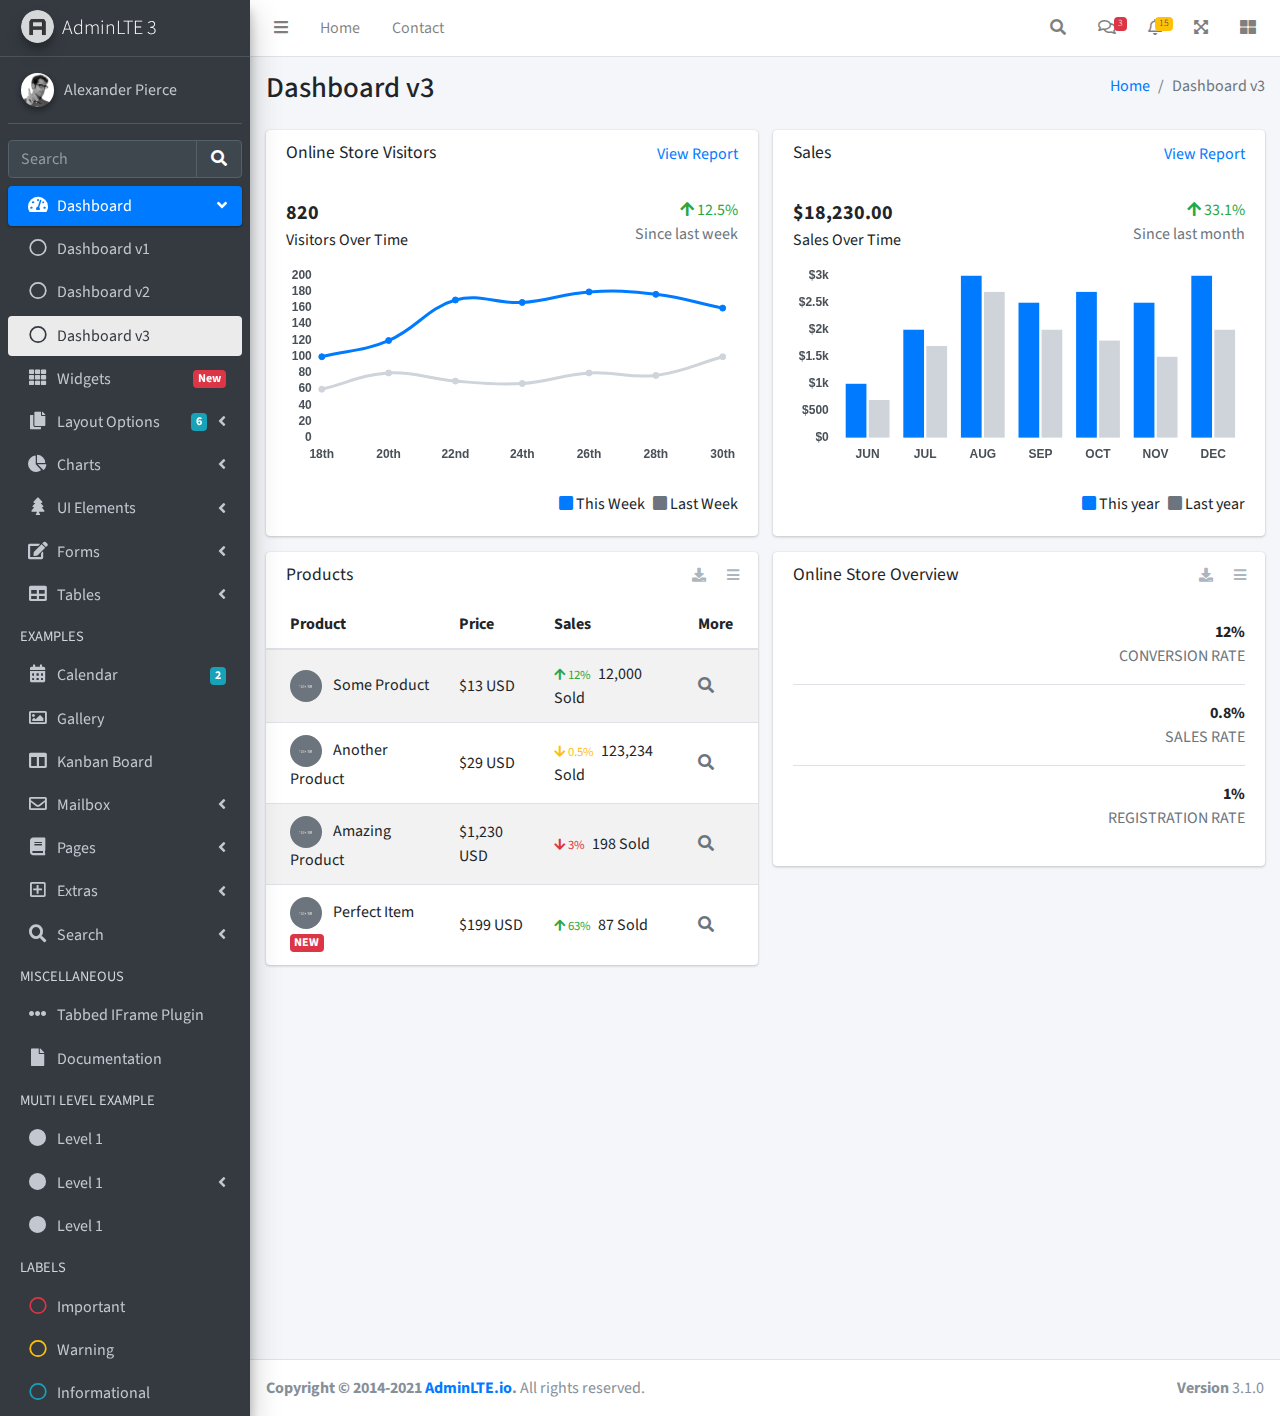
<file: admin/index3.html>
<!DOCTYPE html>
<html lang="en">
<head>
  <meta charset="utf-8">
  <meta name="viewport" content="width=device-width, initial-scale=1">
  <title>AdminLTE 3 | Dashboard 3</title>

  <!-- Google Font: Source Sans Pro -->
  <link rel="stylesheet" href="https://fonts.googleapis.com/css?family=Source+Sans+Pro:300,400,400i,700&display=fallback">
  <!-- Font Awesome Icons -->
  <link rel="stylesheet" href="plugins/fontawesome-free/css/all.min.css">
  <!-- IonIcons -->
  <link rel="stylesheet" href="https://code.ionicframework.com/ionicons/2.0.1/css/ionicons.min.css">
  <!-- Theme style -->
  <link rel="stylesheet" href="dist/css/adminlte.min.css">
</head>
<!--
`body` tag options:

  Apply one or more of the following classes to to the body tag
  to get the desired effect

  * sidebar-collapse
  * sidebar-mini
-->
<body class="hold-transition sidebar-mini">
<div class="wrapper">
  <!-- Navbar -->
  <nav class="main-header navbar navbar-expand navbar-white navbar-light">
    <!-- Left navbar links -->
    <ul class="navbar-nav">
      <li class="nav-item">
        <a class="nav-link" data-widget="pushmenu" href="#" role="button"><i class="fas fa-bars"></i></a>
      </li>
      <li class="nav-item d-none d-sm-inline-block">
        <a href="index3.html" class="nav-link">Home</a>
      </li>
      <li class="nav-item d-none d-sm-inline-block">
        <a href="#" class="nav-link">Contact</a>
      </li>
    </ul>

    <!-- Right navbar links -->
    <ul class="navbar-nav ml-auto">
      <!-- Navbar Search -->
      <li class="nav-item">
        <a class="nav-link" data-widget="navbar-search" href="#" role="button">
          <i class="fas fa-search"></i>
        </a>
        <div class="navbar-search-block">
          <form class="form-inline">
            <div class="input-group input-group-sm">
              <input class="form-control form-control-navbar" type="search" placeholder="Search" aria-label="Search">
              <div class="input-group-append">
                <button class="btn btn-navbar" type="submit">
                  <i class="fas fa-search"></i>
                </button>
                <button class="btn btn-navbar" type="button" data-widget="navbar-search">
                  <i class="fas fa-times"></i>
                </button>
              </div>
            </div>
          </form>
        </div>
      </li>

      <!-- Messages Dropdown Menu -->
      <li class="nav-item dropdown">
        <a class="nav-link" data-toggle="dropdown" href="#">
          <i class="far fa-comments"></i>
          <span class="badge badge-danger navbar-badge">3</span>
        </a>
        <div class="dropdown-menu dropdown-menu-lg dropdown-menu-right">
          <a href="#" class="dropdown-item">
            <!-- Message Start -->
            <div class="media">
              <img src="dist/img/user1-128x128.jpg" alt="User Avatar" class="img-size-50 mr-3 img-circle">
              <div class="media-body">
                <h3 class="dropdown-item-title">
                  Brad Diesel
                  <span class="float-right text-sm text-danger"><i class="fas fa-star"></i></span>
                </h3>
                <p class="text-sm">Call me whenever you can...</p>
                <p class="text-sm text-muted"><i class="far fa-clock mr-1"></i> 4 Hours Ago</p>
              </div>
            </div>
            <!-- Message End -->
          </a>
          <div class="dropdown-divider"></div>
          <a href="#" class="dropdown-item">
            <!-- Message Start -->
            <div class="media">
              <img src="dist/img/user8-128x128.jpg" alt="User Avatar" class="img-size-50 img-circle mr-3">
              <div class="media-body">
                <h3 class="dropdown-item-title">
                  John Pierce
                  <span class="float-right text-sm text-muted"><i class="fas fa-star"></i></span>
                </h3>
                <p class="text-sm">I got your message bro</p>
                <p class="text-sm text-muted"><i class="far fa-clock mr-1"></i> 4 Hours Ago</p>
              </div>
            </div>
            <!-- Message End -->
          </a>
          <div class="dropdown-divider"></div>
          <a href="#" class="dropdown-item">
            <!-- Message Start -->
            <div class="media">
              <img src="dist/img/user3-128x128.jpg" alt="User Avatar" class="img-size-50 img-circle mr-3">
              <div class="media-body">
                <h3 class="dropdown-item-title">
                  Nora Silvester
                  <span class="float-right text-sm text-warning"><i class="fas fa-star"></i></span>
                </h3>
                <p class="text-sm">The subject goes here</p>
                <p class="text-sm text-muted"><i class="far fa-clock mr-1"></i> 4 Hours Ago</p>
              </div>
            </div>
            <!-- Message End -->
          </a>
          <div class="dropdown-divider"></div>
          <a href="#" class="dropdown-item dropdown-footer">See All Messages</a>
        </div>
      </li>
      <!-- Notifications Dropdown Menu -->
      <li class="nav-item dropdown">
        <a class="nav-link" data-toggle="dropdown" href="#">
          <i class="far fa-bell"></i>
          <span class="badge badge-warning navbar-badge">15</span>
        </a>
        <div class="dropdown-menu dropdown-menu-lg dropdown-menu-right">
          <span class="dropdown-item dropdown-header">15 Notifications</span>
          <div class="dropdown-divider"></div>
          <a href="#" class="dropdown-item">
            <i class="fas fa-envelope mr-2"></i> 4 new messages
            <span class="float-right text-muted text-sm">3 mins</span>
          </a>
          <div class="dropdown-divider"></div>
          <a href="#" class="dropdown-item">
            <i class="fas fa-users mr-2"></i> 8 friend requests
            <span class="float-right text-muted text-sm">12 hours</span>
          </a>
          <div class="dropdown-divider"></div>
          <a href="#" class="dropdown-item">
            <i class="fas fa-file mr-2"></i> 3 new reports
            <span class="float-right text-muted text-sm">2 days</span>
          </a>
          <div class="dropdown-divider"></div>
          <a href="#" class="dropdown-item dropdown-footer">See All Notifications</a>
        </div>
      </li>
      <li class="nav-item">
        <a class="nav-link" data-widget="fullscreen" href="#" role="button">
          <i class="fas fa-expand-arrows-alt"></i>
        </a>
      </li>
      <li class="nav-item">
        <a class="nav-link" data-widget="control-sidebar" data-slide="true" href="#" role="button">
          <i class="fas fa-th-large"></i>
        </a>
      </li>
    </ul>
  </nav>
  <!-- /.navbar -->

  <!-- Main Sidebar Container -->
  <aside class="main-sidebar sidebar-dark-primary elevation-4">
    <!-- Brand Logo -->
    <a href="index3.html" class="brand-link">
      <img src="dist/img/AdminLTELogo.png" alt="AdminLTE Logo" class="brand-image img-circle elevation-3" style="opacity: .8">
      <span class="brand-text font-weight-light">AdminLTE 3</span>
    </a>

    <!-- Sidebar -->
    <div class="sidebar">
      <!-- Sidebar user panel (optional) -->
      <div class="user-panel mt-3 pb-3 mb-3 d-flex">
        <div class="image">
          <img src="dist/img/user2-160x160.jpg" class="img-circle elevation-2" alt="User Image">
        </div>
        <div class="info">
          <a href="#" class="d-block">Alexander Pierce</a>
        </div>
      </div>

      <!-- SidebarSearch Form -->
      <div class="form-inline">
        <div class="input-group" data-widget="sidebar-search">
          <input class="form-control form-control-sidebar" type="search" placeholder="Search" aria-label="Search">
          <div class="input-group-append">
            <button class="btn btn-sidebar">
              <i class="fas fa-search fa-fw"></i>
            </button>
          </div>
        </div>
      </div>

      <!-- Sidebar Menu -->
      <nav class="mt-2">
        <ul class="nav nav-pills nav-sidebar flex-column" data-widget="treeview" role="menu" data-accordion="false">
          <!-- Add icons to the links using the .nav-icon class
               with font-awesome or any other icon font library -->
          <li class="nav-item menu-open">
            <a href="#" class="nav-link active">
              <i class="nav-icon fas fa-tachometer-alt"></i>
              <p>
                Dashboard
                <i class="right fas fa-angle-left"></i>
              </p>
            </a>
            <ul class="nav nav-treeview">
              <li class="nav-item">
                <a href="./index.html" class="nav-link">
                  <i class="far fa-circle nav-icon"></i>
                  <p>Dashboard v1</p>
                </a>
              </li>
              <li class="nav-item">
                <a href="./index2.html" class="nav-link">
                  <i class="far fa-circle nav-icon"></i>
                  <p>Dashboard v2</p>
                </a>
              </li>
              <li class="nav-item">
                <a href="./index3.html" class="nav-link active">
                  <i class="far fa-circle nav-icon"></i>
                  <p>Dashboard v3</p>
                </a>
              </li>
            </ul>
          </li>
          <li class="nav-item">
            <a href="pages/widgets.html" class="nav-link">
              <i class="nav-icon fas fa-th"></i>
              <p>
                Widgets
                <span class="right badge badge-danger">New</span>
              </p>
            </a>
          </li>
          <li class="nav-item">
            <a href="#" class="nav-link">
              <i class="nav-icon fas fa-copy"></i>
              <p>
                Layout Options
                <i class="fas fa-angle-left right"></i>
                <span class="badge badge-info right">6</span>
              </p>
            </a>
            <ul class="nav nav-treeview">
              <li class="nav-item">
                <a href="pages/layout/top-nav.html" class="nav-link">
                  <i class="far fa-circle nav-icon"></i>
                  <p>Top Navigation</p>
                </a>
              </li>
              <li class="nav-item">
                <a href="pages/layout/top-nav-sidebar.html" class="nav-link">
                  <i class="far fa-circle nav-icon"></i>
                  <p>Top Navigation + Sidebar</p>
                </a>
              </li>
              <li class="nav-item">
                <a href="pages/layout/boxed.html" class="nav-link">
                  <i class="far fa-circle nav-icon"></i>
                  <p>Boxed</p>
                </a>
              </li>
              <li class="nav-item">
                <a href="pages/layout/fixed-sidebar.html" class="nav-link">
                  <i class="far fa-circle nav-icon"></i>
                  <p>Fixed Sidebar</p>
                </a>
              </li>
              <li class="nav-item">
                <a href="pages/layout/fixed-sidebar-custom.html" class="nav-link">
                  <i class="far fa-circle nav-icon"></i>
                  <p>Fixed Sidebar <small>+ Custom Area</small></p>
                </a>
              </li>
              <li class="nav-item">
                <a href="pages/layout/fixed-topnav.html" class="nav-link">
                  <i class="far fa-circle nav-icon"></i>
                  <p>Fixed Navbar</p>
                </a>
              </li>
              <li class="nav-item">
                <a href="pages/layout/fixed-footer.html" class="nav-link">
                  <i class="far fa-circle nav-icon"></i>
                  <p>Fixed Footer</p>
                </a>
              </li>
              <li class="nav-item">
                <a href="pages/layout/collapsed-sidebar.html" class="nav-link">
                  <i class="far fa-circle nav-icon"></i>
                  <p>Collapsed Sidebar</p>
                </a>
              </li>
            </ul>
          </li>
          <li class="nav-item">
            <a href="#" class="nav-link">
              <i class="nav-icon fas fa-chart-pie"></i>
              <p>
                Charts
                <i class="right fas fa-angle-left"></i>
              </p>
            </a>
            <ul class="nav nav-treeview">
              <li class="nav-item">
                <a href="pages/charts/chartjs.html" class="nav-link">
                  <i class="far fa-circle nav-icon"></i>
                  <p>ChartJS</p>
                </a>
              </li>
              <li class="nav-item">
                <a href="pages/charts/flot.html" class="nav-link">
                  <i class="far fa-circle nav-icon"></i>
                  <p>Flot</p>
                </a>
              </li>
              <li class="nav-item">
                <a href="pages/charts/inline.html" class="nav-link">
                  <i class="far fa-circle nav-icon"></i>
                  <p>Inline</p>
                </a>
              </li>
              <li class="nav-item">
                <a href="pages/charts/uplot.html" class="nav-link">
                  <i class="far fa-circle nav-icon"></i>
                  <p>uPlot</p>
                </a>
              </li>
            </ul>
          </li>
          <li class="nav-item">
            <a href="#" class="nav-link">
              <i class="nav-icon fas fa-tree"></i>
              <p>
                UI Elements
                <i class="fas fa-angle-left right"></i>
              </p>
            </a>
            <ul class="nav nav-treeview">
              <li class="nav-item">
                <a href="pages/UI/general.html" class="nav-link">
                  <i class="far fa-circle nav-icon"></i>
                  <p>General</p>
                </a>
              </li>
              <li class="nav-item">
                <a href="pages/UI/icons.html" class="nav-link">
                  <i class="far fa-circle nav-icon"></i>
                  <p>Icons</p>
                </a>
              </li>
              <li class="nav-item">
                <a href="pages/UI/buttons.html" class="nav-link">
                  <i class="far fa-circle nav-icon"></i>
                  <p>Buttons</p>
                </a>
              </li>
              <li class="nav-item">
                <a href="pages/UI/sliders.html" class="nav-link">
                  <i class="far fa-circle nav-icon"></i>
                  <p>Sliders</p>
                </a>
              </li>
              <li class="nav-item">
                <a href="pages/UI/modals.html" class="nav-link">
                  <i class="far fa-circle nav-icon"></i>
                  <p>Modals & Alerts</p>
                </a>
              </li>
              <li class="nav-item">
                <a href="pages/UI/navbar.html" class="nav-link">
                  <i class="far fa-circle nav-icon"></i>
                  <p>Navbar & Tabs</p>
                </a>
              </li>
              <li class="nav-item">
                <a href="pages/UI/timeline.html" class="nav-link">
                  <i class="far fa-circle nav-icon"></i>
                  <p>Timeline</p>
                </a>
              </li>
              <li class="nav-item">
                <a href="pages/UI/ribbons.html" class="nav-link">
                  <i class="far fa-circle nav-icon"></i>
                  <p>Ribbons</p>
                </a>
              </li>
            </ul>
          </li>
          <li class="nav-item">
            <a href="#" class="nav-link">
              <i class="nav-icon fas fa-edit"></i>
              <p>
                Forms
                <i class="fas fa-angle-left right"></i>
              </p>
            </a>
            <ul class="nav nav-treeview">
              <li class="nav-item">
                <a href="pages/forms/general.html" class="nav-link">
                  <i class="far fa-circle nav-icon"></i>
                  <p>General Elements</p>
                </a>
              </li>
              <li class="nav-item">
                <a href="pages/forms/advanced.html" class="nav-link">
                  <i class="far fa-circle nav-icon"></i>
                  <p>Advanced Elements</p>
                </a>
              </li>
              <li class="nav-item">
                <a href="pages/forms/editors.html" class="nav-link">
                  <i class="far fa-circle nav-icon"></i>
                  <p>Editors</p>
                </a>
              </li>
              <li class="nav-item">
                <a href="pages/forms/validation.html" class="nav-link">
                  <i class="far fa-circle nav-icon"></i>
                  <p>Validation</p>
                </a>
              </li>
            </ul>
          </li>
          <li class="nav-item">
            <a href="#" class="nav-link">
              <i class="nav-icon fas fa-table"></i>
              <p>
                Tables
                <i class="fas fa-angle-left right"></i>
              </p>
            </a>
            <ul class="nav nav-treeview">
              <li class="nav-item">
                <a href="pages/tables/simple.html" class="nav-link">
                  <i class="far fa-circle nav-icon"></i>
                  <p>Simple Tables</p>
                </a>
              </li>
              <li class="nav-item">
                <a href="pages/tables/data.html" class="nav-link">
                  <i class="far fa-circle nav-icon"></i>
                  <p>DataTables</p>
                </a>
              </li>
              <li class="nav-item">
                <a href="pages/tables/jsgrid.html" class="nav-link">
                  <i class="far fa-circle nav-icon"></i>
                  <p>jsGrid</p>
                </a>
              </li>
            </ul>
          </li>
          <li class="nav-header">EXAMPLES</li>
          <li class="nav-item">
            <a href="pages/calendar.html" class="nav-link">
              <i class="nav-icon fas fa-calendar-alt"></i>
              <p>
                Calendar
                <span class="badge badge-info right">2</span>
              </p>
            </a>
          </li>
          <li class="nav-item">
            <a href="pages/gallery.html" class="nav-link">
              <i class="nav-icon far fa-image"></i>
              <p>
                Gallery
              </p>
            </a>
          </li>
          <li class="nav-item">
            <a href="pages/kanban.html" class="nav-link">
              <i class="nav-icon fas fa-columns"></i>
              <p>
                Kanban Board
              </p>
            </a>
          </li>
          <li class="nav-item">
            <a href="#" class="nav-link">
              <i class="nav-icon far fa-envelope"></i>
              <p>
                Mailbox
                <i class="fas fa-angle-left right"></i>
              </p>
            </a>
            <ul class="nav nav-treeview">
              <li class="nav-item">
                <a href="pages/mailbox/mailbox.html" class="nav-link">
                  <i class="far fa-circle nav-icon"></i>
                  <p>Inbox</p>
                </a>
              </li>
              <li class="nav-item">
                <a href="pages/mailbox/compose.html" class="nav-link">
                  <i class="far fa-circle nav-icon"></i>
                  <p>Compose</p>
                </a>
              </li>
              <li class="nav-item">
                <a href="pages/mailbox/read-mail.html" class="nav-link">
                  <i class="far fa-circle nav-icon"></i>
                  <p>Read</p>
                </a>
              </li>
            </ul>
          </li>
          <li class="nav-item">
            <a href="#" class="nav-link">
              <i class="nav-icon fas fa-book"></i>
              <p>
                Pages
                <i class="fas fa-angle-left right"></i>
              </p>
            </a>
            <ul class="nav nav-treeview">
              <li class="nav-item">
                <a href="pages/examples/invoice.html" class="nav-link">
                  <i class="far fa-circle nav-icon"></i>
                  <p>Invoice</p>
                </a>
              </li>
              <li class="nav-item">
                <a href="pages/examples/profile.html" class="nav-link">
                  <i class="far fa-circle nav-icon"></i>
                  <p>Profile</p>
                </a>
              </li>
              <li class="nav-item">
                <a href="pages/examples/e-commerce.html" class="nav-link">
                  <i class="far fa-circle nav-icon"></i>
                  <p>E-commerce</p>
                </a>
              </li>
              <li class="nav-item">
                <a href="pages/examples/projects.html" class="nav-link">
                  <i class="far fa-circle nav-icon"></i>
                  <p>Projects</p>
                </a>
              </li>
              <li class="nav-item">
                <a href="pages/examples/project-add.html" class="nav-link">
                  <i class="far fa-circle nav-icon"></i>
                  <p>Project Add</p>
                </a>
              </li>
              <li class="nav-item">
                <a href="pages/examples/project-edit.html" class="nav-link">
                  <i class="far fa-circle nav-icon"></i>
                  <p>Project Edit</p>
                </a>
              </li>
              <li class="nav-item">
                <a href="pages/examples/project-detail.html" class="nav-link">
                  <i class="far fa-circle nav-icon"></i>
                  <p>Project Detail</p>
                </a>
              </li>
              <li class="nav-item">
                <a href="pages/examples/contacts.html" class="nav-link">
                  <i class="far fa-circle nav-icon"></i>
                  <p>Contacts</p>
                </a>
              </li>
              <li class="nav-item">
                <a href="pages/examples/faq.html" class="nav-link">
                  <i class="far fa-circle nav-icon"></i>
                  <p>FAQ</p>
                </a>
              </li>
              <li class="nav-item">
                <a href="pages/examples/contact-us.html" class="nav-link">
                  <i class="far fa-circle nav-icon"></i>
                  <p>Contact us</p>
                </a>
              </li>
            </ul>
          </li>
          <li class="nav-item">
            <a href="#" class="nav-link">
              <i class="nav-icon far fa-plus-square"></i>
              <p>
                Extras
                <i class="fas fa-angle-left right"></i>
              </p>
            </a>
            <ul class="nav nav-treeview">
              <li class="nav-item">
                <a href="#" class="nav-link">
                  <i class="far fa-circle nav-icon"></i>
                  <p>
                    Login & Register v1
                    <i class="fas fa-angle-left right"></i>
                  </p>
                </a>
                <ul class="nav nav-treeview">
                  <li class="nav-item">
                    <a href="pages/examples/login.html" class="nav-link">
                      <i class="far fa-circle nav-icon"></i>
                      <p>Login v1</p>
                    </a>
                  </li>
                  <li class="nav-item">
                    <a href="pages/examples/register.html" class="nav-link">
                      <i class="far fa-circle nav-icon"></i>
                      <p>Register v1</p>
                    </a>
                  </li>
                  <li class="nav-item">
                    <a href="pages/examples/forgot-password.html" class="nav-link">
                      <i class="far fa-circle nav-icon"></i>
                      <p>Forgot Password v1</p>
                    </a>
                  </li>
                  <li class="nav-item">
                    <a href="pages/examples/recover-password.html" class="nav-link">
                      <i class="far fa-circle nav-icon"></i>
                      <p>Recover Password v1</p>
                    </a>
                  </li>
                </ul>
              </li>
              <li class="nav-item">
                <a href="#" class="nav-link">
                  <i class="far fa-circle nav-icon"></i>
                  <p>
                    Login & Register v2
                    <i class="fas fa-angle-left right"></i>
                  </p>
                </a>
                <ul class="nav nav-treeview">
                  <li class="nav-item">
                    <a href="pages/examples/login-v2.html" class="nav-link">
                      <i class="far fa-circle nav-icon"></i>
                      <p>Login v2</p>
                    </a>
                  </li>
                  <li class="nav-item">
                    <a href="pages/examples/register-v2.html" class="nav-link">
                      <i class="far fa-circle nav-icon"></i>
                      <p>Register v2</p>
                    </a>
                  </li>
                  <li class="nav-item">
                    <a href="pages/examples/forgot-password-v2.html" class="nav-link">
                      <i class="far fa-circle nav-icon"></i>
                      <p>Forgot Password v2</p>
                    </a>
                  </li>
                  <li class="nav-item">
                    <a href="pages/examples/recover-password-v2.html" class="nav-link">
                      <i class="far fa-circle nav-icon"></i>
                      <p>Recover Password v2</p>
                    </a>
                  </li>
                </ul>
              </li>
              <li class="nav-item">
                <a href="pages/examples/lockscreen.html" class="nav-link">
                  <i class="far fa-circle nav-icon"></i>
                  <p>Lockscreen</p>
                </a>
              </li>
              <li class="nav-item">
                <a href="pages/examples/legacy-user-menu.html" class="nav-link">
                  <i class="far fa-circle nav-icon"></i>
                  <p>Legacy User Menu</p>
                </a>
              </li>
              <li class="nav-item">
                <a href="pages/examples/language-menu.html" class="nav-link">
                  <i class="far fa-circle nav-icon"></i>
                  <p>Language Menu</p>
                </a>
              </li>
              <li class="nav-item">
                <a href="pages/examples/404.html" class="nav-link">
                  <i class="far fa-circle nav-icon"></i>
                  <p>Error 404</p>
                </a>
              </li>
              <li class="nav-item">
                <a href="pages/examples/500.html" class="nav-link">
                  <i class="far fa-circle nav-icon"></i>
                  <p>Error 500</p>
                </a>
              </li>
              <li class="nav-item">
                <a href="pages/examples/pace.html" class="nav-link">
                  <i class="far fa-circle nav-icon"></i>
                  <p>Pace</p>
                </a>
              </li>
              <li class="nav-item">
                <a href="pages/examples/blank.html" class="nav-link">
                  <i class="far fa-circle nav-icon"></i>
                  <p>Blank Page</p>
                </a>
              </li>
              <li class="nav-item">
                <a href="starter.html" class="nav-link">
                  <i class="far fa-circle nav-icon"></i>
                  <p>Starter Page</p>
                </a>
              </li>
            </ul>
          </li>
          <li class="nav-item">
            <a href="#" class="nav-link">
              <i class="nav-icon fas fa-search"></i>
              <p>
                Search
                <i class="fas fa-angle-left right"></i>
              </p>
            </a>
            <ul class="nav nav-treeview">
              <li class="nav-item">
                <a href="pages/search/simple.html" class="nav-link">
                  <i class="far fa-circle nav-icon"></i>
                  <p>Simple Search</p>
                </a>
              </li>
              <li class="nav-item">
                <a href="pages/search/enhanced.html" class="nav-link">
                  <i class="far fa-circle nav-icon"></i>
                  <p>Enhanced</p>
                </a>
              </li>
            </ul>
          </li>
          <li class="nav-header">MISCELLANEOUS</li>
          <li class="nav-item">
            <a href="iframe.html" class="nav-link">
              <i class="nav-icon fas fa-ellipsis-h"></i>
              <p>Tabbed IFrame Plugin</p>
            </a>
          </li>
          <li class="nav-item">
            <a href="https://adminlte.io/docs/3.1/" class="nav-link">
              <i class="nav-icon fas fa-file"></i>
              <p>Documentation</p>
            </a>
          </li>
          <li class="nav-header">MULTI LEVEL EXAMPLE</li>
          <li class="nav-item">
            <a href="#" class="nav-link">
              <i class="fas fa-circle nav-icon"></i>
              <p>Level 1</p>
            </a>
          </li>
          <li class="nav-item">
            <a href="#" class="nav-link">
              <i class="nav-icon fas fa-circle"></i>
              <p>
                Level 1
                <i class="right fas fa-angle-left"></i>
              </p>
            </a>
            <ul class="nav nav-treeview">
              <li class="nav-item">
                <a href="#" class="nav-link">
                  <i class="far fa-circle nav-icon"></i>
                  <p>Level 2</p>
                </a>
              </li>
              <li class="nav-item">
                <a href="#" class="nav-link">
                  <i class="far fa-circle nav-icon"></i>
                  <p>
                    Level 2
                    <i class="right fas fa-angle-left"></i>
                  </p>
                </a>
                <ul class="nav nav-treeview">
                  <li class="nav-item">
                    <a href="#" class="nav-link">
                      <i class="far fa-dot-circle nav-icon"></i>
                      <p>Level 3</p>
                    </a>
                  </li>
                  <li class="nav-item">
                    <a href="#" class="nav-link">
                      <i class="far fa-dot-circle nav-icon"></i>
                      <p>Level 3</p>
                    </a>
                  </li>
                  <li class="nav-item">
                    <a href="#" class="nav-link">
                      <i class="far fa-dot-circle nav-icon"></i>
                      <p>Level 3</p>
                    </a>
                  </li>
                </ul>
              </li>
              <li class="nav-item">
                <a href="#" class="nav-link">
                  <i class="far fa-circle nav-icon"></i>
                  <p>Level 2</p>
                </a>
              </li>
            </ul>
          </li>
          <li class="nav-item">
            <a href="#" class="nav-link">
              <i class="fas fa-circle nav-icon"></i>
              <p>Level 1</p>
            </a>
          </li>
          <li class="nav-header">LABELS</li>
          <li class="nav-item">
            <a href="#" class="nav-link">
              <i class="nav-icon far fa-circle text-danger"></i>
              <p class="text">Important</p>
            </a>
          </li>
          <li class="nav-item">
            <a href="#" class="nav-link">
              <i class="nav-icon far fa-circle text-warning"></i>
              <p>Warning</p>
            </a>
          </li>
          <li class="nav-item">
            <a href="#" class="nav-link">
              <i class="nav-icon far fa-circle text-info"></i>
              <p>Informational</p>
            </a>
          </li>
        </ul>
      </nav>
      <!-- /.sidebar-menu -->
    </div>
    <!-- /.sidebar -->
  </aside>

  <!-- Content Wrapper. Contains page content -->
  <div class="content-wrapper">
    <!-- Content Header (Page header) -->
    <div class="content-header">
      <div class="container-fluid">
        <div class="row mb-2">
          <div class="col-sm-6">
            <h1 class="m-0">Dashboard v3</h1>
          </div><!-- /.col -->
          <div class="col-sm-6">
            <ol class="breadcrumb float-sm-right">
              <li class="breadcrumb-item"><a href="#">Home</a></li>
              <li class="breadcrumb-item active">Dashboard v3</li>
            </ol>
          </div><!-- /.col -->
        </div><!-- /.row -->
      </div><!-- /.container-fluid -->
    </div>
    <!-- /.content-header -->

    <!-- Main content -->
    <div class="content">
      <div class="container-fluid">
        <div class="row">
          <div class="col-lg-6">
            <div class="card">
              <div class="card-header border-0">
                <div class="d-flex justify-content-between">
                  <h3 class="card-title">Online Store Visitors</h3>
                  <a href="javascript:void(0);">View Report</a>
                </div>
              </div>
              <div class="card-body">
                <div class="d-flex">
                  <p class="d-flex flex-column">
                    <span class="text-bold text-lg">820</span>
                    <span>Visitors Over Time</span>
                  </p>
                  <p class="ml-auto d-flex flex-column text-right">
                    <span class="text-success">
                      <i class="fas fa-arrow-up"></i> 12.5%
                    </span>
                    <span class="text-muted">Since last week</span>
                  </p>
                </div>
                <!-- /.d-flex -->

                <div class="position-relative mb-4">
                  <canvas id="visitors-chart" height="200"></canvas>
                </div>

                <div class="d-flex flex-row justify-content-end">
                  <span class="mr-2">
                    <i class="fas fa-square text-primary"></i> This Week
                  </span>

                  <span>
                    <i class="fas fa-square text-gray"></i> Last Week
                  </span>
                </div>
              </div>
            </div>
            <!-- /.card -->

            <div class="card">
              <div class="card-header border-0">
                <h3 class="card-title">Products</h3>
                <div class="card-tools">
                  <a href="#" class="btn btn-tool btn-sm">
                    <i class="fas fa-download"></i>
                  </a>
                  <a href="#" class="btn btn-tool btn-sm">
                    <i class="fas fa-bars"></i>
                  </a>
                </div>
              </div>
              <div class="card-body table-responsive p-0">
                <table class="table table-striped table-valign-middle">
                  <thead>
                  <tr>
                    <th>Product</th>
                    <th>Price</th>
                    <th>Sales</th>
                    <th>More</th>
                  </tr>
                  </thead>
                  <tbody>
                  <tr>
                    <td>
                      <img src="dist/img/default-150x150.png" alt="Product 1" class="img-circle img-size-32 mr-2">
                      Some Product
                    </td>
                    <td>$13 USD</td>
                    <td>
                      <small class="text-success mr-1">
                        <i class="fas fa-arrow-up"></i>
                        12%
                      </small>
                      12,000 Sold
                    </td>
                    <td>
                      <a href="#" class="text-muted">
                        <i class="fas fa-search"></i>
                      </a>
                    </td>
                  </tr>
                  <tr>
                    <td>
                      <img src="dist/img/default-150x150.png" alt="Product 1" class="img-circle img-size-32 mr-2">
                      Another Product
                    </td>
                    <td>$29 USD</td>
                    <td>
                      <small class="text-warning mr-1">
                        <i class="fas fa-arrow-down"></i>
                        0.5%
                      </small>
                      123,234 Sold
                    </td>
                    <td>
                      <a href="#" class="text-muted">
                        <i class="fas fa-search"></i>
                      </a>
                    </td>
                  </tr>
                  <tr>
                    <td>
                      <img src="dist/img/default-150x150.png" alt="Product 1" class="img-circle img-size-32 mr-2">
                      Amazing Product
                    </td>
                    <td>$1,230 USD</td>
                    <td>
                      <small class="text-danger mr-1">
                        <i class="fas fa-arrow-down"></i>
                        3%
                      </small>
                      198 Sold
                    </td>
                    <td>
                      <a href="#" class="text-muted">
                        <i class="fas fa-search"></i>
                      </a>
                    </td>
                  </tr>
                  <tr>
                    <td>
                      <img src="dist/img/default-150x150.png" alt="Product 1" class="img-circle img-size-32 mr-2">
                      Perfect Item
                      <span class="badge bg-danger">NEW</span>
                    </td>
                    <td>$199 USD</td>
                    <td>
                      <small class="text-success mr-1">
                        <i class="fas fa-arrow-up"></i>
                        63%
                      </small>
                      87 Sold
                    </td>
                    <td>
                      <a href="#" class="text-muted">
                        <i class="fas fa-search"></i>
                      </a>
                    </td>
                  </tr>
                  </tbody>
                </table>
              </div>
            </div>
            <!-- /.card -->
          </div>
          <!-- /.col-md-6 -->
          <div class="col-lg-6">
            <div class="card">
              <div class="card-header border-0">
                <div class="d-flex justify-content-between">
                  <h3 class="card-title">Sales</h3>
                  <a href="javascript:void(0);">View Report</a>
                </div>
              </div>
              <div class="card-body">
                <div class="d-flex">
                  <p class="d-flex flex-column">
                    <span class="text-bold text-lg">$18,230.00</span>
                    <span>Sales Over Time</span>
                  </p>
                  <p class="ml-auto d-flex flex-column text-right">
                    <span class="text-success">
                      <i class="fas fa-arrow-up"></i> 33.1%
                    </span>
                    <span class="text-muted">Since last month</span>
                  </p>
                </div>
                <!-- /.d-flex -->

                <div class="position-relative mb-4">
                  <canvas id="sales-chart" height="200"></canvas>
                </div>

                <div class="d-flex flex-row justify-content-end">
                  <span class="mr-2">
                    <i class="fas fa-square text-primary"></i> This year
                  </span>

                  <span>
                    <i class="fas fa-square text-gray"></i> Last year
                  </span>
                </div>
              </div>
            </div>
            <!-- /.card -->

            <div class="card">
              <div class="card-header border-0">
                <h3 class="card-title">Online Store Overview</h3>
                <div class="card-tools">
                  <a href="#" class="btn btn-sm btn-tool">
                    <i class="fas fa-download"></i>
                  </a>
                  <a href="#" class="btn btn-sm btn-tool">
                    <i class="fas fa-bars"></i>
                  </a>
                </div>
              </div>
              <div class="card-body">
                <div class="d-flex justify-content-between align-items-center border-bottom mb-3">
                  <p class="text-success text-xl">
                    <i class="ion ion-ios-refresh-empty"></i>
                  </p>
                  <p class="d-flex flex-column text-right">
                    <span class="font-weight-bold">
                      <i class="ion ion-android-arrow-up text-success"></i> 12%
                    </span>
                    <span class="text-muted">CONVERSION RATE</span>
                  </p>
                </div>
                <!-- /.d-flex -->
                <div class="d-flex justify-content-between align-items-center border-bottom mb-3">
                  <p class="text-warning text-xl">
                    <i class="ion ion-ios-cart-outline"></i>
                  </p>
                  <p class="d-flex flex-column text-right">
                    <span class="font-weight-bold">
                      <i class="ion ion-android-arrow-up text-warning"></i> 0.8%
                    </span>
                    <span class="text-muted">SALES RATE</span>
                  </p>
                </div>
                <!-- /.d-flex -->
                <div class="d-flex justify-content-between align-items-center mb-0">
                  <p class="text-danger text-xl">
                    <i class="ion ion-ios-people-outline"></i>
                  </p>
                  <p class="d-flex flex-column text-right">
                    <span class="font-weight-bold">
                      <i class="ion ion-android-arrow-down text-danger"></i> 1%
                    </span>
                    <span class="text-muted">REGISTRATION RATE</span>
                  </p>
                </div>
                <!-- /.d-flex -->
              </div>
            </div>
          </div>
          <!-- /.col-md-6 -->
        </div>
        <!-- /.row -->
      </div>
      <!-- /.container-fluid -->
    </div>
    <!-- /.content -->
  </div>
  <!-- /.content-wrapper -->

  <!-- Control Sidebar -->
  <aside class="control-sidebar control-sidebar-dark">
    <!-- Control sidebar content goes here -->
  </aside>
  <!-- /.control-sidebar -->

  <!-- Main Footer -->
  <footer class="main-footer">
    <strong>Copyright &copy; 2014-2021 <a href="https://adminlte.io">AdminLTE.io</a>.</strong>
    All rights reserved.
    <div class="float-right d-none d-sm-inline-block">
      <b>Version</b> 3.1.0
    </div>
  </footer>
</div>
<!-- ./wrapper -->

<!-- REQUIRED SCRIPTS -->

<!-- jQuery -->
<script src="plugins/jquery/jquery.min.js"></script>
<!-- Bootstrap -->
<script src="plugins/bootstrap/js/bootstrap.bundle.min.js"></script>
<!-- AdminLTE -->
<script src="dist/js/adminlte.js"></script>

<!-- OPTIONAL SCRIPTS -->
<script src="plugins/chart.js/Chart.min.js"></script>
<!-- AdminLTE for demo purposes -->
<script src="dist/js/demo.js"></script>
<!-- AdminLTE dashboard demo (This is only for demo purposes) -->
<script src="dist/js/pages/dashboard3.js"></script>
</body>
</html>
</file>
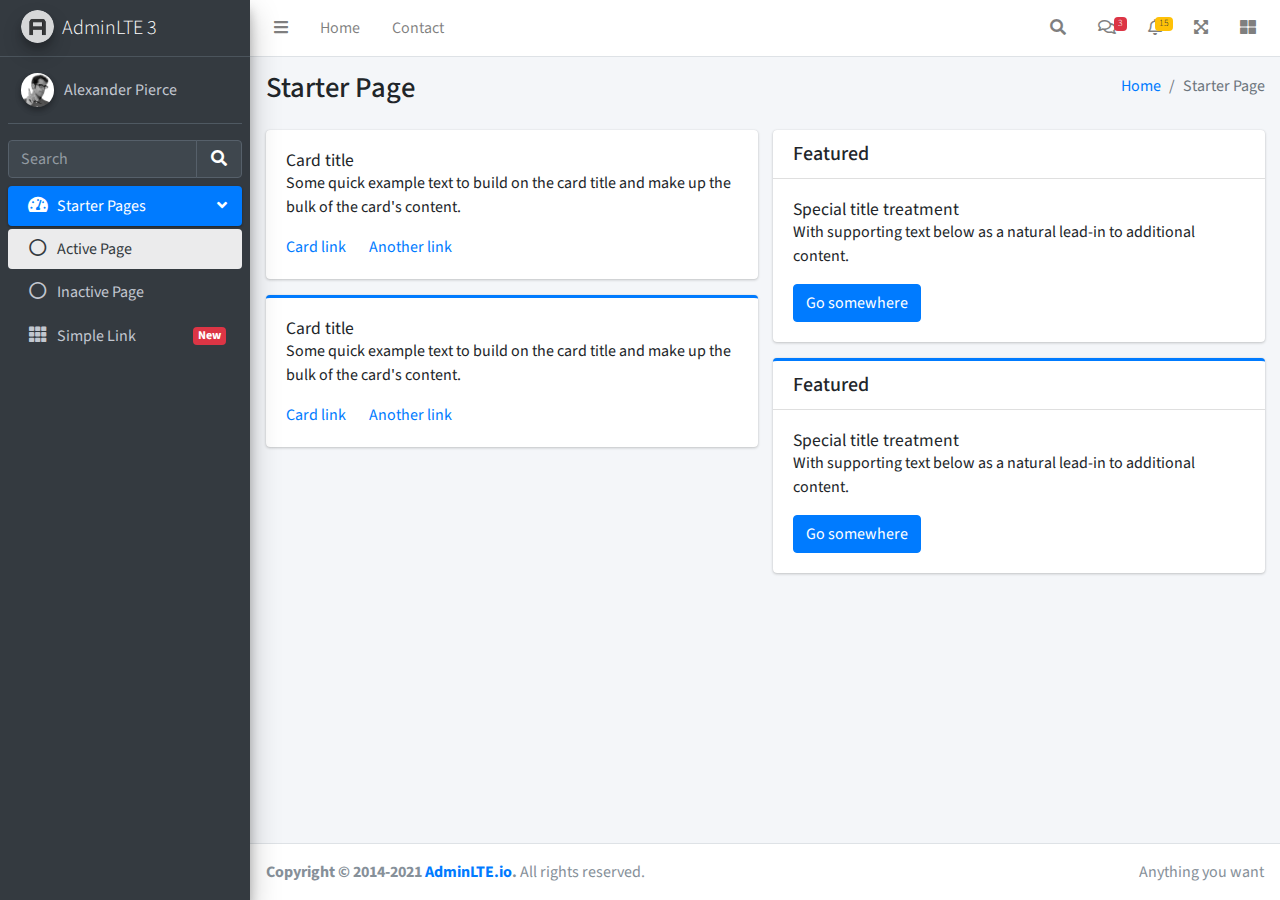
<file: admin/starter.html>
<!DOCTYPE html>
<!--
This is a starter template page. Use this page to start your new project from
scratch. This page gets rid of all links and provides the needed markup only.
-->
<html lang="en">
<head>
  <meta charset="utf-8">
  <meta name="viewport" content="width=device-width, initial-scale=1">
  <title>AdminLTE 3 | Starter</title>

  <!-- Google Font: Source Sans Pro -->
  <link rel="stylesheet" href="https://fonts.googleapis.com/css?family=Source+Sans+Pro:300,400,400i,700&display=fallback">
  <!-- Font Awesome Icons -->
  <link rel="stylesheet" href="plugins/fontawesome-free/css/all.min.css">
  <!-- Theme style -->
  <link rel="stylesheet" href="dist/css/adminlte.min.css">
</head>
<body class="hold-transition sidebar-mini">
<div class="wrapper">

  <!-- Navbar -->
  <nav class="main-header navbar navbar-expand navbar-white navbar-light">
    <!-- Left navbar links -->
    <ul class="navbar-nav">
      <li class="nav-item">
        <a class="nav-link" data-widget="pushmenu" href="#" role="button"><i class="fas fa-bars"></i></a>
      </li>
      <li class="nav-item d-none d-sm-inline-block">
        <a href="index3.html" class="nav-link">Home</a>
      </li>
      <li class="nav-item d-none d-sm-inline-block">
        <a href="#" class="nav-link">Contact</a>
      </li>
    </ul>

    <!-- Right navbar links -->
    <ul class="navbar-nav ml-auto">
      <!-- Navbar Search -->
      <li class="nav-item">
        <a class="nav-link" data-widget="navbar-search" href="#" role="button">
          <i class="fas fa-search"></i>
        </a>
        <div class="navbar-search-block">
          <form class="form-inline">
            <div class="input-group input-group-sm">
              <input class="form-control form-control-navbar" type="search" placeholder="Search" aria-label="Search">
              <div class="input-group-append">
                <button class="btn btn-navbar" type="submit">
                  <i class="fas fa-search"></i>
                </button>
                <button class="btn btn-navbar" type="button" data-widget="navbar-search">
                  <i class="fas fa-times"></i>
                </button>
              </div>
            </div>
          </form>
        </div>
      </li>

      <!-- Messages Dropdown Menu -->
      <li class="nav-item dropdown">
        <a class="nav-link" data-toggle="dropdown" href="#">
          <i class="far fa-comments"></i>
          <span class="badge badge-danger navbar-badge">3</span>
        </a>
        <div class="dropdown-menu dropdown-menu-lg dropdown-menu-right">
          <a href="#" class="dropdown-item">
            <!-- Message Start -->
            <div class="media">
              <img src="dist/img/user1-128x128.jpg" alt="User Avatar" class="img-size-50 mr-3 img-circle">
              <div class="media-body">
                <h3 class="dropdown-item-title">
                  Brad Diesel
                  <span class="float-right text-sm text-danger"><i class="fas fa-star"></i></span>
                </h3>
                <p class="text-sm">Call me whenever you can...</p>
                <p class="text-sm text-muted"><i class="far fa-clock mr-1"></i> 4 Hours Ago</p>
              </div>
            </div>
            <!-- Message End -->
          </a>
          <div class="dropdown-divider"></div>
          <a href="#" class="dropdown-item">
            <!-- Message Start -->
            <div class="media">
              <img src="dist/img/user8-128x128.jpg" alt="User Avatar" class="img-size-50 img-circle mr-3">
              <div class="media-body">
                <h3 class="dropdown-item-title">
                  John Pierce
                  <span class="float-right text-sm text-muted"><i class="fas fa-star"></i></span>
                </h3>
                <p class="text-sm">I got your message bro</p>
                <p class="text-sm text-muted"><i class="far fa-clock mr-1"></i> 4 Hours Ago</p>
              </div>
            </div>
            <!-- Message End -->
          </a>
          <div class="dropdown-divider"></div>
          <a href="#" class="dropdown-item">
            <!-- Message Start -->
            <div class="media">
              <img src="dist/img/user3-128x128.jpg" alt="User Avatar" class="img-size-50 img-circle mr-3">
              <div class="media-body">
                <h3 class="dropdown-item-title">
                  Nora Silvester
                  <span class="float-right text-sm text-warning"><i class="fas fa-star"></i></span>
                </h3>
                <p class="text-sm">The subject goes here</p>
                <p class="text-sm text-muted"><i class="far fa-clock mr-1"></i> 4 Hours Ago</p>
              </div>
            </div>
            <!-- Message End -->
          </a>
          <div class="dropdown-divider"></div>
          <a href="#" class="dropdown-item dropdown-footer">See All Messages</a>
        </div>
      </li>
      <!-- Notifications Dropdown Menu -->
      <li class="nav-item dropdown">
        <a class="nav-link" data-toggle="dropdown" href="#">
          <i class="far fa-bell"></i>
          <span class="badge badge-warning navbar-badge">15</span>
        </a>
        <div class="dropdown-menu dropdown-menu-lg dropdown-menu-right">
          <span class="dropdown-header">15 Notifications</span>
          <div class="dropdown-divider"></div>
          <a href="#" class="dropdown-item">
            <i class="fas fa-envelope mr-2"></i> 4 new messages
            <span class="float-right text-muted text-sm">3 mins</span>
          </a>
          <div class="dropdown-divider"></div>
          <a href="#" class="dropdown-item">
            <i class="fas fa-users mr-2"></i> 8 friend requests
            <span class="float-right text-muted text-sm">12 hours</span>
          </a>
          <div class="dropdown-divider"></div>
          <a href="#" class="dropdown-item">
            <i class="fas fa-file mr-2"></i> 3 new reports
            <span class="float-right text-muted text-sm">2 days</span>
          </a>
          <div class="dropdown-divider"></div>
          <a href="#" class="dropdown-item dropdown-footer">See All Notifications</a>
        </div>
      </li>
      <li class="nav-item">
        <a class="nav-link" data-widget="fullscreen" href="#" role="button">
          <i class="fas fa-expand-arrows-alt"></i>
        </a>
      </li>
      <li class="nav-item">
        <a class="nav-link" data-widget="control-sidebar" data-slide="true" href="#" role="button">
          <i class="fas fa-th-large"></i>
        </a>
      </li>
    </ul>
  </nav>
  <!-- /.navbar -->

  <!-- Main Sidebar Container -->
  <aside class="main-sidebar sidebar-dark-primary elevation-4">
    <!-- Brand Logo -->
    <a href="index3.html" class="brand-link">
      <img src="dist/img/AdminLTELogo.png" alt="AdminLTE Logo" class="brand-image img-circle elevation-3" style="opacity: .8">
      <span class="brand-text font-weight-light">AdminLTE 3</span>
    </a>

    <!-- Sidebar -->
    <div class="sidebar">
      <!-- Sidebar user panel (optional) -->
      <div class="user-panel mt-3 pb-3 mb-3 d-flex">
        <div class="image">
          <img src="dist/img/user2-160x160.jpg" class="img-circle elevation-2" alt="User Image">
        </div>
        <div class="info">
          <a href="#" class="d-block">Alexander Pierce</a>
        </div>
      </div>

      <!-- SidebarSearch Form -->
      <div class="form-inline">
        <div class="input-group" data-widget="sidebar-search">
          <input class="form-control form-control-sidebar" type="search" placeholder="Search" aria-label="Search">
          <div class="input-group-append">
            <button class="btn btn-sidebar">
              <i class="fas fa-search fa-fw"></i>
            </button>
          </div>
        </div>
      </div>

      <!-- Sidebar Menu -->
      <nav class="mt-2">
        <ul class="nav nav-pills nav-sidebar flex-column" data-widget="treeview" role="menu" data-accordion="false">
          <!-- Add icons to the links using the .nav-icon class
               with font-awesome or any other icon font library -->
          <li class="nav-item menu-open">
            <a href="#" class="nav-link active">
              <i class="nav-icon fas fa-tachometer-alt"></i>
              <p>
                Starter Pages
                <i class="right fas fa-angle-left"></i>
              </p>
            </a>
            <ul class="nav nav-treeview">
              <li class="nav-item">
                <a href="#" class="nav-link active">
                  <i class="far fa-circle nav-icon"></i>
                  <p>Active Page</p>
                </a>
              </li>
              <li class="nav-item">
                <a href="#" class="nav-link">
                  <i class="far fa-circle nav-icon"></i>
                  <p>Inactive Page</p>
                </a>
              </li>
            </ul>
          </li>
          <li class="nav-item">
            <a href="#" class="nav-link">
              <i class="nav-icon fas fa-th"></i>
              <p>
                Simple Link
                <span class="right badge badge-danger">New</span>
              </p>
            </a>
          </li>
        </ul>
      </nav>
      <!-- /.sidebar-menu -->
    </div>
    <!-- /.sidebar -->
  </aside>

  <!-- Content Wrapper. Contains page content -->
  <div class="content-wrapper">
    <!-- Content Header (Page header) -->
    <div class="content-header">
      <div class="container-fluid">
        <div class="row mb-2">
          <div class="col-sm-6">
            <h1 class="m-0">Starter Page</h1>
          </div><!-- /.col -->
          <div class="col-sm-6">
            <ol class="breadcrumb float-sm-right">
              <li class="breadcrumb-item"><a href="#">Home</a></li>
              <li class="breadcrumb-item active">Starter Page</li>
            </ol>
          </div><!-- /.col -->
        </div><!-- /.row -->
      </div><!-- /.container-fluid -->
    </div>
    <!-- /.content-header -->

    <!-- Main content -->
    <div class="content">
      <div class="container-fluid">
        <div class="row">
          <div class="col-lg-6">
            <div class="card">
              <div class="card-body">
                <h5 class="card-title">Card title</h5>

                <p class="card-text">
                  Some quick example text to build on the card title and make up the bulk of the card's
                  content.
                </p>

                <a href="#" class="card-link">Card link</a>
                <a href="#" class="card-link">Another link</a>
              </div>
            </div>

            <div class="card card-primary card-outline">
              <div class="card-body">
                <h5 class="card-title">Card title</h5>

                <p class="card-text">
                  Some quick example text to build on the card title and make up the bulk of the card's
                  content.
                </p>
                <a href="#" class="card-link">Card link</a>
                <a href="#" class="card-link">Another link</a>
              </div>
            </div><!-- /.card -->
          </div>
          <!-- /.col-md-6 -->
          <div class="col-lg-6">
            <div class="card">
              <div class="card-header">
                <h5 class="m-0">Featured</h5>
              </div>
              <div class="card-body">
                <h6 class="card-title">Special title treatment</h6>

                <p class="card-text">With supporting text below as a natural lead-in to additional content.</p>
                <a href="#" class="btn btn-primary">Go somewhere</a>
              </div>
            </div>

            <div class="card card-primary card-outline">
              <div class="card-header">
                <h5 class="m-0">Featured</h5>
              </div>
              <div class="card-body">
                <h6 class="card-title">Special title treatment</h6>

                <p class="card-text">With supporting text below as a natural lead-in to additional content.</p>
                <a href="#" class="btn btn-primary">Go somewhere</a>
              </div>
            </div>
          </div>
          <!-- /.col-md-6 -->
        </div>
        <!-- /.row -->
      </div><!-- /.container-fluid -->
    </div>
    <!-- /.content -->
  </div>
  <!-- /.content-wrapper -->

  <!-- Control Sidebar -->
  <aside class="control-sidebar control-sidebar-dark">
    <!-- Control sidebar content goes here -->
    <div class="p-3">
      <h5>Title</h5>
      <p>Sidebar content</p>
    </div>
  </aside>
  <!-- /.control-sidebar -->

  <!-- Main Footer -->
  <footer class="main-footer">
    <!-- To the right -->
    <div class="float-right d-none d-sm-inline">
      Anything you want
    </div>
    <!-- Default to the left -->
    <strong>Copyright &copy; 2014-2021 <a href="https://adminlte.io">AdminLTE.io</a>.</strong> All rights reserved.
  </footer>
</div>
<!-- ./wrapper -->

<!-- REQUIRED SCRIPTS -->

<!-- jQuery -->
<script src="plugins/jquery/jquery.min.js"></script>
<!-- Bootstrap 4 -->
<script src="plugins/bootstrap/js/bootstrap.bundle.min.js"></script>
<!-- AdminLTE App -->
<script src="dist/js/adminlte.min.js"></script>
</body>
</html>
</file>
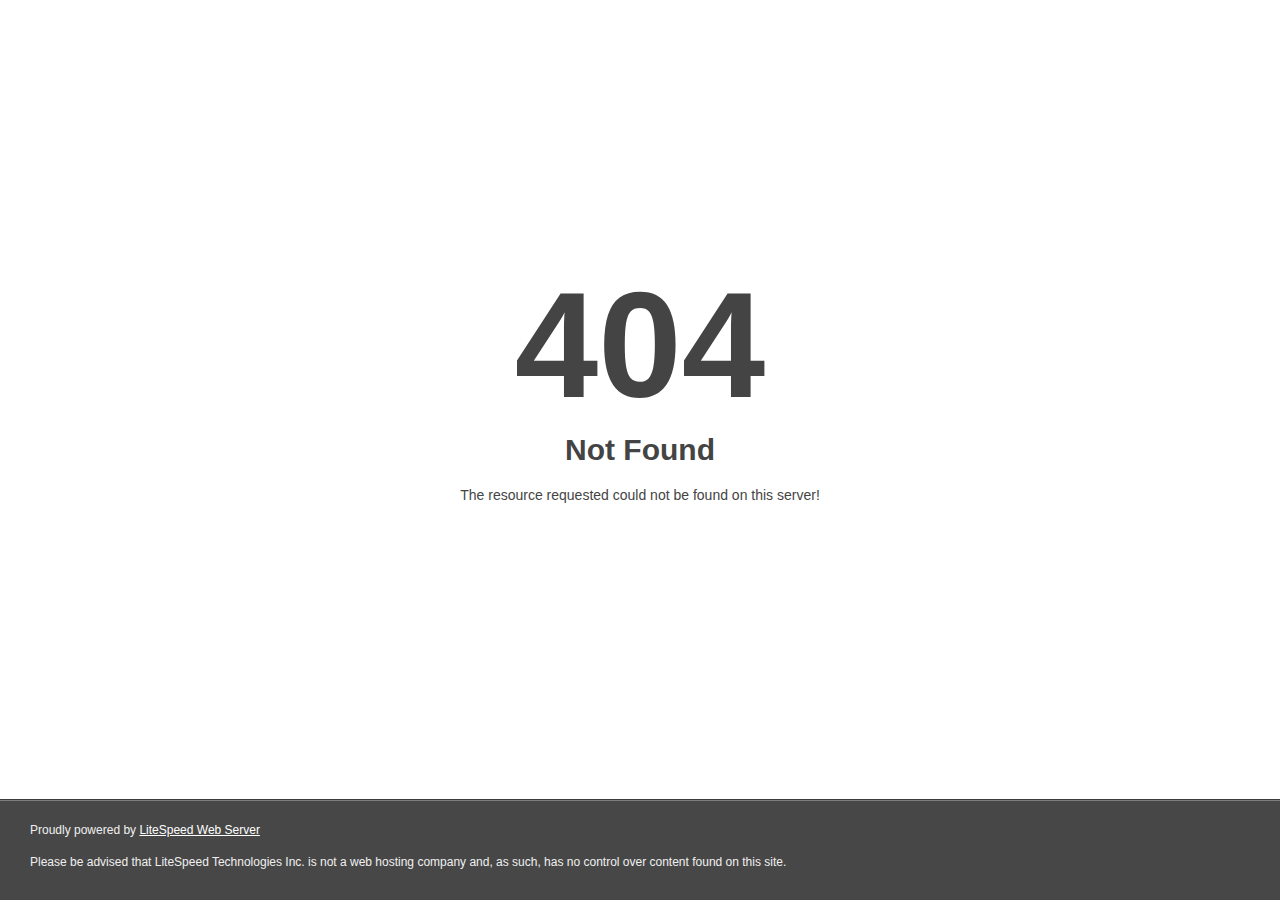
<file: css/owl.video.play.html>
<!DOCTYPE html>
<html style="height:100%">

<!-- Mirrored from somia.netlify.app/css/owl.video.play.html by HTTrack Website Copier/3.x [XR&CO'2014], Tue, 25 May 2021 02:41:12 GMT -->
<!-- Added by HTTrack --><meta http-equiv="content-type" content="text/html;charset=UTF-8" /><!-- /Added by HTTrack -->
<head><title> 404 Not Found
</title></head>
<body style="color: #444; margin:0;font: normal 14px/20px Arial, Helvetica, sans-serif; height:100%; background-color: #fff;">
<div style="height:auto; min-height:100%; ">     <div style="text-align: center; width:800px; margin-left: -400px; position:absolute; top: 30%; left:50%;">
        <h1 style="margin:0; font-size:150px; line-height:150px; font-weight:bold;">404</h1>
<h2 style="margin-top:20px;font-size: 30px;">Not Found
</h2>
<p>The resource requested could not be found on this server!</p>
</div></div><div style="color:#f0f0f0; font-size:12px;margin:auto;padding:0px 30px 0px 30px;position:relative;clear:both;height:100px;margin-top:-101px;background-color:#474747;border-top: 1px solid rgba(0,0,0,0.15);box-shadow: 0 1px 0 rgba(255, 255, 255, 0.3) inset;">
<br>Proudly powered by  <a style="color:#fff;" href="http://www.litespeedtech.com/error-page">LiteSpeed Web Server</a><p>Please be advised that LiteSpeed Technologies Inc. is not a web hosting company and, as such, has no control over content found on this site.</p></div></body>
<!-- Mirrored from somia.netlify.app/css/owl.video.play.html by HTTrack Website Copier/3.x [XR&CO'2014], Tue, 25 May 2021 02:41:12 GMT -->
</html>
</file>
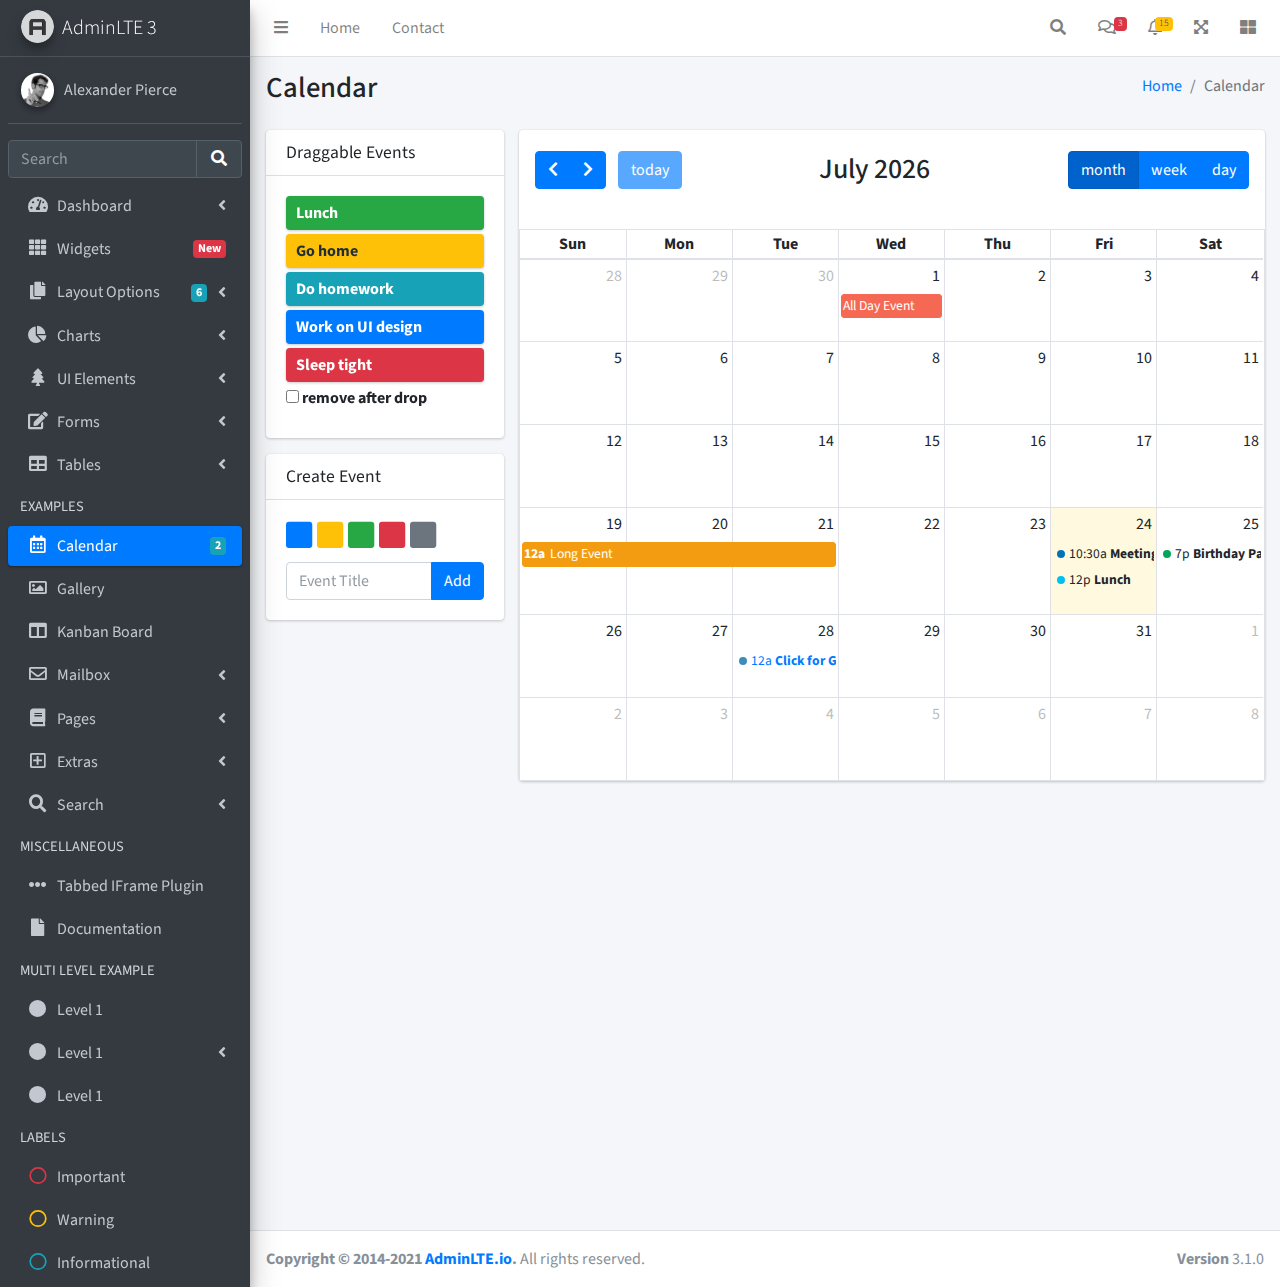
<file: admin/pages/calendar.html>
<!DOCTYPE html>
<html lang="en">
<head>
  <meta charset="utf-8">
  <meta name="viewport" content="width=device-width, initial-scale=1">
  <title>AdminLTE 3 | Calendar</title>

  <!-- Google Font: Source Sans Pro -->
  <link rel="stylesheet" href="https://fonts.googleapis.com/css?family=Source+Sans+Pro:300,400,400i,700&display=fallback">
  <!-- Font Awesome -->
  <link rel="stylesheet" href="../plugins/fontawesome-free/css/all.min.css">
  <!-- fullCalendar -->
  <link rel="stylesheet" href="../plugins/fullcalendar/main.css">
  <!-- Theme style -->
  <link rel="stylesheet" href="../dist/css/adminlte.min.css">
</head>
<body class="hold-transition sidebar-mini">
<div class="wrapper">
  <!-- Navbar -->
  <nav class="main-header navbar navbar-expand navbar-white navbar-light">
    <!-- Left navbar links -->
    <ul class="navbar-nav">
      <li class="nav-item">
        <a class="nav-link" data-widget="pushmenu" href="#" role="button"><i class="fas fa-bars"></i></a>
      </li>
      <li class="nav-item d-none d-sm-inline-block">
        <a href="../index3.html" class="nav-link">Home</a>
      </li>
      <li class="nav-item d-none d-sm-inline-block">
        <a href="#" class="nav-link">Contact</a>
      </li>
    </ul>

    <!-- Right navbar links -->
    <ul class="navbar-nav ml-auto">
      <!-- Navbar Search -->
      <li class="nav-item">
        <a class="nav-link" data-widget="navbar-search" href="#" role="button">
          <i class="fas fa-search"></i>
        </a>
        <div class="navbar-search-block">
          <form class="form-inline">
            <div class="input-group input-group-sm">
              <input class="form-control form-control-navbar" type="search" placeholder="Search" aria-label="Search">
              <div class="input-group-append">
                <button class="btn btn-navbar" type="submit">
                  <i class="fas fa-search"></i>
                </button>
                <button class="btn btn-navbar" type="button" data-widget="navbar-search">
                  <i class="fas fa-times"></i>
                </button>
              </div>
            </div>
          </form>
        </div>
      </li>

      <!-- Messages Dropdown Menu -->
      <li class="nav-item dropdown">
        <a class="nav-link" data-toggle="dropdown" href="#">
          <i class="far fa-comments"></i>
          <span class="badge badge-danger navbar-badge">3</span>
        </a>
        <div class="dropdown-menu dropdown-menu-lg dropdown-menu-right">
          <a href="#" class="dropdown-item">
            <!-- Message Start -->
            <div class="media">
              <img src="../dist/img/user1-128x128.jpg" alt="User Avatar" class="img-size-50 mr-3 img-circle">
              <div class="media-body">
                <h3 class="dropdown-item-title">
                  Brad Diesel
                  <span class="float-right text-sm text-danger"><i class="fas fa-star"></i></span>
                </h3>
                <p class="text-sm">Call me whenever you can...</p>
                <p class="text-sm text-muted"><i class="far fa-clock mr-1"></i> 4 Hours Ago</p>
              </div>
            </div>
            <!-- Message End -->
          </a>
          <div class="dropdown-divider"></div>
          <a href="#" class="dropdown-item">
            <!-- Message Start -->
            <div class="media">
              <img src="../dist/img/user8-128x128.jpg" alt="User Avatar" class="img-size-50 img-circle mr-3">
              <div class="media-body">
                <h3 class="dropdown-item-title">
                  John Pierce
                  <span class="float-right text-sm text-muted"><i class="fas fa-star"></i></span>
                </h3>
                <p class="text-sm">I got your message bro</p>
                <p class="text-sm text-muted"><i class="far fa-clock mr-1"></i> 4 Hours Ago</p>
              </div>
            </div>
            <!-- Message End -->
          </a>
          <div class="dropdown-divider"></div>
          <a href="#" class="dropdown-item">
            <!-- Message Start -->
            <div class="media">
              <img src="../dist/img/user3-128x128.jpg" alt="User Avatar" class="img-size-50 img-circle mr-3">
              <div class="media-body">
                <h3 class="dropdown-item-title">
                  Nora Silvester
                  <span class="float-right text-sm text-warning"><i class="fas fa-star"></i></span>
                </h3>
                <p class="text-sm">The subject goes here</p>
                <p class="text-sm text-muted"><i class="far fa-clock mr-1"></i> 4 Hours Ago</p>
              </div>
            </div>
            <!-- Message End -->
          </a>
          <div class="dropdown-divider"></div>
          <a href="#" class="dropdown-item dropdown-footer">See All Messages</a>
        </div>
      </li>
      <!-- Notifications Dropdown Menu -->
      <li class="nav-item dropdown">
        <a class="nav-link" data-toggle="dropdown" href="#">
          <i class="far fa-bell"></i>
          <span class="badge badge-warning navbar-badge">15</span>
        </a>
        <div class="dropdown-menu dropdown-menu-lg dropdown-menu-right">
          <span class="dropdown-item dropdown-header">15 Notifications</span>
          <div class="dropdown-divider"></div>
          <a href="#" class="dropdown-item">
            <i class="fas fa-envelope mr-2"></i> 4 new messages
            <span class="float-right text-muted text-sm">3 mins</span>
          </a>
          <div class="dropdown-divider"></div>
          <a href="#" class="dropdown-item">
            <i class="fas fa-users mr-2"></i> 8 friend requests
            <span class="float-right text-muted text-sm">12 hours</span>
          </a>
          <div class="dropdown-divider"></div>
          <a href="#" class="dropdown-item">
            <i class="fas fa-file mr-2"></i> 3 new reports
            <span class="float-right text-muted text-sm">2 days</span>
          </a>
          <div class="dropdown-divider"></div>
          <a href="#" class="dropdown-item dropdown-footer">See All Notifications</a>
        </div>
      </li>
      <li class="nav-item">
        <a class="nav-link" data-widget="fullscreen" href="#" role="button">
          <i class="fas fa-expand-arrows-alt"></i>
        </a>
      </li>
      <li class="nav-item">
        <a class="nav-link" data-widget="control-sidebar" data-slide="true" href="#" role="button">
          <i class="fas fa-th-large"></i>
        </a>
      </li>
    </ul>
  </nav>
  <!-- /.navbar -->

  <!-- Main Sidebar Container -->
  <aside class="main-sidebar sidebar-dark-primary elevation-4">
    <!-- Brand Logo -->
    <a href="../index3.html" class="brand-link">
      <img src="../dist/img/AdminLTELogo.png" alt="AdminLTE Logo" class="brand-image img-circle elevation-3" style="opacity: .8">
      <span class="brand-text font-weight-light">AdminLTE 3</span>
    </a>

    <!-- Sidebar -->
    <div class="sidebar">
      <!-- Sidebar user panel (optional) -->
      <div class="user-panel mt-3 pb-3 mb-3 d-flex">
        <div class="image">
          <img src="../dist/img/user2-160x160.jpg" class="img-circle elevation-2" alt="User Image">
        </div>
        <div class="info">
          <a href="#" class="d-block">Alexander Pierce</a>
        </div>
      </div>

      <!-- SidebarSearch Form -->
      <div class="form-inline">
        <div class="input-group" data-widget="sidebar-search">
          <input class="form-control form-control-sidebar" type="search" placeholder="Search" aria-label="Search">
          <div class="input-group-append">
            <button class="btn btn-sidebar">
              <i class="fas fa-search fa-fw"></i>
            </button>
          </div>
        </div>
      </div>

      <!-- Sidebar Menu -->
      <nav class="mt-2">
        <ul class="nav nav-pills nav-sidebar flex-column" data-widget="treeview" role="menu" data-accordion="false">
          <!-- Add icons to the links using the .nav-icon class
               with font-awesome or any other icon font library -->
          <li class="nav-item">
            <a href="#" class="nav-link">
              <i class="nav-icon fas fa-tachometer-alt"></i>
              <p>
                Dashboard
                <i class="right fas fa-angle-left"></i>
              </p>
            </a>
            <ul class="nav nav-treeview">
              <li class="nav-item">
                <a href="../index.html" class="nav-link">
                  <i class="far fa-circle nav-icon"></i>
                  <p>Dashboard v1</p>
                </a>
              </li>
              <li class="nav-item">
                <a href="../index2.html" class="nav-link">
                  <i class="far fa-circle nav-icon"></i>
                  <p>Dashboard v2</p>
                </a>
              </li>
              <li class="nav-item">
                <a href="../index3.html" class="nav-link">
                  <i class="far fa-circle nav-icon"></i>
                  <p>Dashboard v3</p>
                </a>
              </li>
            </ul>
          </li>
          <li class="nav-item">
            <a href="widgets.html" class="nav-link">
              <i class="nav-icon fas fa-th"></i>
              <p>
                Widgets
                <span class="right badge badge-danger">New</span>
              </p>
            </a>
          </li>
          <li class="nav-item">
            <a href="#" class="nav-link">
              <i class="nav-icon fas fa-copy"></i>
              <p>
                Layout Options
                <i class="fas fa-angle-left right"></i>
                <span class="badge badge-info right">6</span>
              </p>
            </a>
            <ul class="nav nav-treeview">
              <li class="nav-item">
                <a href="layout/top-nav.html" class="nav-link">
                  <i class="far fa-circle nav-icon"></i>
                  <p>Top Navigation</p>
                </a>
              </li>
              <li class="nav-item">
                <a href="layout/top-nav-sidebar.html" class="nav-link">
                  <i class="far fa-circle nav-icon"></i>
                  <p>Top Navigation + Sidebar</p>
                </a>
              </li>
              <li class="nav-item">
                <a href="layout/boxed.html" class="nav-link">
                  <i class="far fa-circle nav-icon"></i>
                  <p>Boxed</p>
                </a>
              </li>
              <li class="nav-item">
                <a href="layout/fixed-sidebar.html" class="nav-link">
                  <i class="far fa-circle nav-icon"></i>
                  <p>Fixed Sidebar</p>
                </a>
              </li>
              <li class="nav-item">
                <a href="layout/fixed-sidebar-custom.html" class="nav-link">
                  <i class="far fa-circle nav-icon"></i>
                  <p>Fixed Sidebar <small>+ Custom Area</small></p>
                </a>
              </li>
              <li class="nav-item">
                <a href="layout/fixed-topnav.html" class="nav-link">
                  <i class="far fa-circle nav-icon"></i>
                  <p>Fixed Navbar</p>
                </a>
              </li>
              <li class="nav-item">
                <a href="layout/fixed-footer.html" class="nav-link">
                  <i class="far fa-circle nav-icon"></i>
                  <p>Fixed Footer</p>
                </a>
              </li>
              <li class="nav-item">
                <a href="layout/collapsed-sidebar.html" class="nav-link">
                  <i class="far fa-circle nav-icon"></i>
                  <p>Collapsed Sidebar</p>
                </a>
              </li>
            </ul>
          </li>
          <li class="nav-item">
            <a href="#" class="nav-link">
              <i class="nav-icon fas fa-chart-pie"></i>
              <p>
                Charts
                <i class="right fas fa-angle-left"></i>
              </p>
            </a>
            <ul class="nav nav-treeview">
              <li class="nav-item">
                <a href="charts/chartjs.html" class="nav-link">
                  <i class="far fa-circle nav-icon"></i>
                  <p>ChartJS</p>
                </a>
              </li>
              <li class="nav-item">
                <a href="charts/flot.html" class="nav-link">
                  <i class="far fa-circle nav-icon"></i>
                  <p>Flot</p>
                </a>
              </li>
              <li class="nav-item">
                <a href="charts/inline.html" class="nav-link">
                  <i class="far fa-circle nav-icon"></i>
                  <p>Inline</p>
                </a>
              </li>
              <li class="nav-item">
                <a href="charts/uplot.html" class="nav-link">
                  <i class="far fa-circle nav-icon"></i>
                  <p>uPlot</p>
                </a>
              </li>
            </ul>
          </li>
          <li class="nav-item">
            <a href="#" class="nav-link">
              <i class="nav-icon fas fa-tree"></i>
              <p>
                UI Elements
                <i class="fas fa-angle-left right"></i>
              </p>
            </a>
            <ul class="nav nav-treeview">
              <li class="nav-item">
                <a href="UI/general.html" class="nav-link">
                  <i class="far fa-circle nav-icon"></i>
                  <p>General</p>
                </a>
              </li>
              <li class="nav-item">
                <a href="UI/icons.html" class="nav-link">
                  <i class="far fa-circle nav-icon"></i>
                  <p>Icons</p>
                </a>
              </li>
              <li class="nav-item">
                <a href="UI/buttons.html" class="nav-link">
                  <i class="far fa-circle nav-icon"></i>
                  <p>Buttons</p>
                </a>
              </li>
              <li class="nav-item">
                <a href="UI/sliders.html" class="nav-link">
                  <i class="far fa-circle nav-icon"></i>
                  <p>Sliders</p>
                </a>
              </li>
              <li class="nav-item">
                <a href="UI/modals.html" class="nav-link">
                  <i class="far fa-circle nav-icon"></i>
                  <p>Modals & Alerts</p>
                </a>
              </li>
              <li class="nav-item">
                <a href="UI/navbar.html" class="nav-link">
                  <i class="far fa-circle nav-icon"></i>
                  <p>Navbar & Tabs</p>
                </a>
              </li>
              <li class="nav-item">
                <a href="UI/timeline.html" class="nav-link">
                  <i class="far fa-circle nav-icon"></i>
                  <p>Timeline</p>
                </a>
              </li>
              <li class="nav-item">
                <a href="UI/ribbons.html" class="nav-link">
                  <i class="far fa-circle nav-icon"></i>
                  <p>Ribbons</p>
                </a>
              </li>
            </ul>
          </li>
          <li class="nav-item">
            <a href="#" class="nav-link">
              <i class="nav-icon fas fa-edit"></i>
              <p>
                Forms
                <i class="fas fa-angle-left right"></i>
              </p>
            </a>
            <ul class="nav nav-treeview">
              <li class="nav-item">
                <a href="forms/general.html" class="nav-link">
                  <i class="far fa-circle nav-icon"></i>
                  <p>General Elements</p>
                </a>
              </li>
              <li class="nav-item">
                <a href="forms/advanced.html" class="nav-link">
                  <i class="far fa-circle nav-icon"></i>
                  <p>Advanced Elements</p>
                </a>
              </li>
              <li class="nav-item">
                <a href="forms/editors.html" class="nav-link">
                  <i class="far fa-circle nav-icon"></i>
                  <p>Editors</p>
                </a>
              </li>
              <li class="nav-item">
                <a href="forms/validation.html" class="nav-link">
                  <i class="far fa-circle nav-icon"></i>
                  <p>Validation</p>
                </a>
              </li>
            </ul>
          </li>
          <li class="nav-item">
            <a href="#" class="nav-link">
              <i class="nav-icon fas fa-table"></i>
              <p>
                Tables
                <i class="fas fa-angle-left right"></i>
              </p>
            </a>
            <ul class="nav nav-treeview">
              <li class="nav-item">
                <a href="tables/simple.html" class="nav-link">
                  <i class="far fa-circle nav-icon"></i>
                  <p>Simple Tables</p>
                </a>
              </li>
              <li class="nav-item">
                <a href="tables/data.html" class="nav-link">
                  <i class="far fa-circle nav-icon"></i>
                  <p>DataTables</p>
                </a>
              </li>
              <li class="nav-item">
                <a href="tables/jsgrid.html" class="nav-link">
                  <i class="far fa-circle nav-icon"></i>
                  <p>jsGrid</p>
                </a>
              </li>
            </ul>
          </li>
          <li class="nav-header">EXAMPLES</li>
          <li class="nav-item">
            <a href="calendar.html" class="nav-link active">
              <i class="nav-icon far fa-calendar-alt"></i>
              <p>
                Calendar
                <span class="badge badge-info right">2</span>
              </p>
            </a>
          </li>
          <li class="nav-item">
            <a href="gallery.html" class="nav-link">
              <i class="nav-icon far fa-image"></i>
              <p>
                Gallery
              </p>
            </a>
          </li>
          <li class="nav-item">
            <a href="kanban.html" class="nav-link">
              <i class="nav-icon fas fa-columns"></i>
              <p>
                Kanban Board
              </p>
            </a>
          </li>
          <li class="nav-item">
            <a href="#" class="nav-link">
              <i class="nav-icon far fa-envelope"></i>
              <p>
                Mailbox
                <i class="fas fa-angle-left right"></i>
              </p>
            </a>
            <ul class="nav nav-treeview">
              <li class="nav-item">
                <a href="mailbox/mailbox.html" class="nav-link">
                  <i class="far fa-circle nav-icon"></i>
                  <p>Inbox</p>
                </a>
              </li>
              <li class="nav-item">
                <a href="mailbox/compose.html" class="nav-link">
                  <i class="far fa-circle nav-icon"></i>
                  <p>Compose</p>
                </a>
              </li>
              <li class="nav-item">
                <a href="mailbox/read-mail.html" class="nav-link">
                  <i class="far fa-circle nav-icon"></i>
                  <p>Read</p>
                </a>
              </li>
            </ul>
          </li>
          <li class="nav-item">
            <a href="#" class="nav-link">
              <i class="nav-icon fas fa-book"></i>
              <p>
                Pages
                <i class="fas fa-angle-left right"></i>
              </p>
            </a>
            <ul class="nav nav-treeview">
              <li class="nav-item">
                <a href="examples/invoice.html" class="nav-link">
                  <i class="far fa-circle nav-icon"></i>
                  <p>Invoice</p>
                </a>
              </li>
              <li class="nav-item">
                <a href="examples/profile.html" class="nav-link">
                  <i class="far fa-circle nav-icon"></i>
                  <p>Profile</p>
                </a>
              </li>
              <li class="nav-item">
                <a href="examples/e-commerce.html" class="nav-link">
                  <i class="far fa-circle nav-icon"></i>
                  <p>E-commerce</p>
                </a>
              </li>
              <li class="nav-item">
                <a href="examples/projects.html" class="nav-link">
                  <i class="far fa-circle nav-icon"></i>
                  <p>Projects</p>
                </a>
              </li>
              <li class="nav-item">
                <a href="examples/project-add.html" class="nav-link">
                  <i class="far fa-circle nav-icon"></i>
                  <p>Project Add</p>
                </a>
              </li>
              <li class="nav-item">
                <a href="examples/project-edit.html" class="nav-link">
                  <i class="far fa-circle nav-icon"></i>
                  <p>Project Edit</p>
                </a>
              </li>
              <li class="nav-item">
                <a href="examples/project-detail.html" class="nav-link">
                  <i class="far fa-circle nav-icon"></i>
                  <p>Project Detail</p>
                </a>
              </li>
              <li class="nav-item">
                <a href="examples/contacts.html" class="nav-link">
                  <i class="far fa-circle nav-icon"></i>
                  <p>Contacts</p>
                </a>
              </li>
              <li class="nav-item">
                <a href="examples/faq.html" class="nav-link">
                  <i class="far fa-circle nav-icon"></i>
                  <p>FAQ</p>
                </a>
              </li>
              <li class="nav-item">
                <a href="examples/contact-us.html" class="nav-link">
                  <i class="far fa-circle nav-icon"></i>
                  <p>Contact us</p>
                </a>
              </li>
            </ul>
          </li>
          <li class="nav-item">
            <a href="#" class="nav-link">
              <i class="nav-icon far fa-plus-square"></i>
              <p>
                Extras
                <i class="fas fa-angle-left right"></i>
              </p>
            </a>
            <ul class="nav nav-treeview">
              <li class="nav-item">
                <a href="#" class="nav-link">
                  <i class="far fa-circle nav-icon"></i>
                  <p>
                    Login & Register v1
                    <i class="fas fa-angle-left right"></i>
                  </p>
                </a>
                <ul class="nav nav-treeview">
                  <li class="nav-item">
                    <a href="examples/login.html" class="nav-link">
                      <i class="far fa-circle nav-icon"></i>
                      <p>Login v1</p>
                    </a>
                  </li>
                  <li class="nav-item">
                    <a href="examples/register.html" class="nav-link">
                      <i class="far fa-circle nav-icon"></i>
                      <p>Register v1</p>
                    </a>
                  </li>
                  <li class="nav-item">
                    <a href="examples/forgot-password.html" class="nav-link">
                      <i class="far fa-circle nav-icon"></i>
                      <p>Forgot Password v1</p>
                    </a>
                  </li>
                  <li class="nav-item">
                    <a href="examples/recover-password.html" class="nav-link">
                      <i class="far fa-circle nav-icon"></i>
                      <p>Recover Password v1</p>
                    </a>
                  </li>
                </ul>
              </li>
              <li class="nav-item">
                <a href="#" class="nav-link">
                  <i class="far fa-circle nav-icon"></i>
                  <p>
                    Login & Register v2
                    <i class="fas fa-angle-left right"></i>
                  </p>
                </a>
                <ul class="nav nav-treeview">
                  <li class="nav-item">
                    <a href="examples/login-v2.html" class="nav-link">
                      <i class="far fa-circle nav-icon"></i>
                      <p>Login v2</p>
                    </a>
                  </li>
                  <li class="nav-item">
                    <a href="examples/register-v2.html" class="nav-link">
                      <i class="far fa-circle nav-icon"></i>
                      <p>Register v2</p>
                    </a>
                  </li>
                  <li class="nav-item">
                    <a href="examples/forgot-password-v2.html" class="nav-link">
                      <i class="far fa-circle nav-icon"></i>
                      <p>Forgot Password v2</p>
                    </a>
                  </li>
                  <li class="nav-item">
                    <a href="examples/recover-password-v2.html" class="nav-link">
                      <i class="far fa-circle nav-icon"></i>
                      <p>Recover Password v2</p>
                    </a>
                  </li>
                </ul>
              </li>
              <li class="nav-item">
                <a href="examples/lockscreen.html" class="nav-link">
                  <i class="far fa-circle nav-icon"></i>
                  <p>Lockscreen</p>
                </a>
              </li>
              <li class="nav-item">
                <a href="examples/legacy-user-menu.html" class="nav-link">
                  <i class="far fa-circle nav-icon"></i>
                  <p>Legacy User Menu</p>
                </a>
              </li>
              <li class="nav-item">
                <a href="examples/language-menu.html" class="nav-link">
                  <i class="far fa-circle nav-icon"></i>
                  <p>Language Menu</p>
                </a>
              </li>
              <li class="nav-item">
                <a href="examples/404.html" class="nav-link">
                  <i class="far fa-circle nav-icon"></i>
                  <p>Error 404</p>
                </a>
              </li>
              <li class="nav-item">
                <a href="examples/500.html" class="nav-link">
                  <i class="far fa-circle nav-icon"></i>
                  <p>Error 500</p>
                </a>
              </li>
              <li class="nav-item">
                <a href="examples/pace.html" class="nav-link">
                  <i class="far fa-circle nav-icon"></i>
                  <p>Pace</p>
                </a>
              </li>
              <li class="nav-item">
                <a href="examples/blank.html" class="nav-link">
                  <i class="far fa-circle nav-icon"></i>
                  <p>Blank Page</p>
                </a>
              </li>
              <li class="nav-item">
                <a href="../starter.html" class="nav-link">
                  <i class="far fa-circle nav-icon"></i>
                  <p>Starter Page</p>
                </a>
              </li>
            </ul>
          </li>
          <li class="nav-item">
            <a href="#" class="nav-link">
              <i class="nav-icon fas fa-search"></i>
              <p>
                Search
                <i class="fas fa-angle-left right"></i>
              </p>
            </a>
            <ul class="nav nav-treeview">
              <li class="nav-item">
                <a href="search/simple.html" class="nav-link">
                  <i class="far fa-circle nav-icon"></i>
                  <p>Simple Search</p>
                </a>
              </li>
              <li class="nav-item">
                <a href="search/enhanced.html" class="nav-link">
                  <i class="far fa-circle nav-icon"></i>
                  <p>Enhanced</p>
                </a>
              </li>
            </ul>
          </li>
          <li class="nav-header">MISCELLANEOUS</li>
          <li class="nav-item">
            <a href="../iframe.html" class="nav-link">
              <i class="nav-icon fas fa-ellipsis-h"></i>
              <p>Tabbed IFrame Plugin</p>
            </a>
          </li>
          <li class="nav-item">
            <a href="https://adminlte.io/docs/3.1/" class="nav-link">
              <i class="nav-icon fas fa-file"></i>
              <p>Documentation</p>
            </a>
          </li>
          <li class="nav-header">MULTI LEVEL EXAMPLE</li>
          <li class="nav-item">
            <a href="#" class="nav-link">
              <i class="fas fa-circle nav-icon"></i>
              <p>Level 1</p>
            </a>
          </li>
          <li class="nav-item">
            <a href="#" class="nav-link">
              <i class="nav-icon fas fa-circle"></i>
              <p>
                Level 1
                <i class="right fas fa-angle-left"></i>
              </p>
            </a>
            <ul class="nav nav-treeview">
              <li class="nav-item">
                <a href="#" class="nav-link">
                  <i class="far fa-circle nav-icon"></i>
                  <p>Level 2</p>
                </a>
              </li>
              <li class="nav-item">
                <a href="#" class="nav-link">
                  <i class="far fa-circle nav-icon"></i>
                  <p>
                    Level 2
                    <i class="right fas fa-angle-left"></i>
                  </p>
                </a>
                <ul class="nav nav-treeview">
                  <li class="nav-item">
                    <a href="#" class="nav-link">
                      <i class="far fa-dot-circle nav-icon"></i>
                      <p>Level 3</p>
                    </a>
                  </li>
                  <li class="nav-item">
                    <a href="#" class="nav-link">
                      <i class="far fa-dot-circle nav-icon"></i>
                      <p>Level 3</p>
                    </a>
                  </li>
                  <li class="nav-item">
                    <a href="#" class="nav-link">
                      <i class="far fa-dot-circle nav-icon"></i>
                      <p>Level 3</p>
                    </a>
                  </li>
                </ul>
              </li>
              <li class="nav-item">
                <a href="#" class="nav-link">
                  <i class="far fa-circle nav-icon"></i>
                  <p>Level 2</p>
                </a>
              </li>
            </ul>
          </li>
          <li class="nav-item">
            <a href="#" class="nav-link">
              <i class="fas fa-circle nav-icon"></i>
              <p>Level 1</p>
            </a>
          </li>
          <li class="nav-header">LABELS</li>
          <li class="nav-item">
            <a href="#" class="nav-link">
              <i class="nav-icon far fa-circle text-danger"></i>
              <p class="text">Important</p>
            </a>
          </li>
          <li class="nav-item">
            <a href="#" class="nav-link">
              <i class="nav-icon far fa-circle text-warning"></i>
              <p>Warning</p>
            </a>
          </li>
          <li class="nav-item">
            <a href="#" class="nav-link">
              <i class="nav-icon far fa-circle text-info"></i>
              <p>Informational</p>
            </a>
          </li>
        </ul>
      </nav>
      <!-- /.sidebar-menu -->
    </div>
    <!-- /.sidebar -->
  </aside>

  <!-- Content Wrapper. Contains page content -->
  <div class="content-wrapper">
    <!-- Content Header (Page header) -->
    <section class="content-header">
      <div class="container-fluid">
        <div class="row mb-2">
          <div class="col-sm-6">
            <h1>Calendar</h1>
          </div>
          <div class="col-sm-6">
            <ol class="breadcrumb float-sm-right">
              <li class="breadcrumb-item"><a href="#">Home</a></li>
              <li class="breadcrumb-item active">Calendar</li>
            </ol>
          </div>
        </div>
      </div><!-- /.container-fluid -->
    </section>

    <!-- Main content -->
    <section class="content">
      <div class="container-fluid">
        <div class="row">
          <div class="col-md-3">
            <div class="sticky-top mb-3">
              <div class="card">
                <div class="card-header">
                  <h4 class="card-title">Draggable Events</h4>
                </div>
                <div class="card-body">
                  <!-- the events -->
                  <div id="external-events">
                    <div class="external-event bg-success">Lunch</div>
                    <div class="external-event bg-warning">Go home</div>
                    <div class="external-event bg-info">Do homework</div>
                    <div class="external-event bg-primary">Work on UI design</div>
                    <div class="external-event bg-danger">Sleep tight</div>
                    <div class="checkbox">
                      <label for="drop-remove">
                        <input type="checkbox" id="drop-remove">
                        remove after drop
                      </label>
                    </div>
                  </div>
                </div>
                <!-- /.card-body -->
              </div>
              <!-- /.card -->
              <div class="card">
                <div class="card-header">
                  <h3 class="card-title">Create Event</h3>
                </div>
                <div class="card-body">
                  <div class="btn-group" style="width: 100%; margin-bottom: 10px;">
                    <ul class="fc-color-picker" id="color-chooser">
                      <li><a class="text-primary" href="#"><i class="fas fa-square"></i></a></li>
                      <li><a class="text-warning" href="#"><i class="fas fa-square"></i></a></li>
                      <li><a class="text-success" href="#"><i class="fas fa-square"></i></a></li>
                      <li><a class="text-danger" href="#"><i class="fas fa-square"></i></a></li>
                      <li><a class="text-muted" href="#"><i class="fas fa-square"></i></a></li>
                    </ul>
                  </div>
                  <!-- /btn-group -->
                  <div class="input-group">
                    <input id="new-event" type="text" class="form-control" placeholder="Event Title">

                    <div class="input-group-append">
                      <button id="add-new-event" type="button" class="btn btn-primary">Add</button>
                    </div>
                    <!-- /btn-group -->
                  </div>
                  <!-- /input-group -->
                </div>
              </div>
            </div>
          </div>
          <!-- /.col -->
          <div class="col-md-9">
            <div class="card card-primary">
              <div class="card-body p-0">
                <!-- THE CALENDAR -->
                <div id="calendar"></div>
              </div>
              <!-- /.card-body -->
            </div>
            <!-- /.card -->
          </div>
          <!-- /.col -->
        </div>
        <!-- /.row -->
      </div><!-- /.container-fluid -->
    </section>
    <!-- /.content -->
  </div>
  <!-- /.content-wrapper -->

  <footer class="main-footer">
    <div class="float-right d-none d-sm-block">
      <b>Version</b> 3.1.0
    </div>
    <strong>Copyright &copy; 2014-2021 <a href="https://adminlte.io">AdminLTE.io</a>.</strong> All rights reserved.
  </footer>

  <!-- Control Sidebar -->
  <aside class="control-sidebar control-sidebar-dark">
    <!-- Control sidebar content goes here -->
  </aside>
  <!-- /.control-sidebar -->
</div>
<!-- ./wrapper -->

<!-- jQuery -->
<script src="../plugins/jquery/jquery.min.js"></script>
<!-- Bootstrap -->
<script src="../plugins/bootstrap/js/bootstrap.bundle.min.js"></script>
<!-- jQuery UI -->
<script src="../plugins/jquery-ui/jquery-ui.min.js"></script>
<!-- AdminLTE App -->
<script src="../dist/js/adminlte.min.js"></script>
<!-- fullCalendar 2.2.5 -->
<script src="../plugins/moment/moment.min.js"></script>
<script src="../plugins/fullcalendar/main.js"></script>
<!-- AdminLTE for demo purposes -->
<script src="../dist/js/demo.js"></script>
<!-- Page specific script -->
<script>
  $(function () {

    /* initialize the external events
     -----------------------------------------------------------------*/
    function ini_events(ele) {
      ele.each(function () {

        // create an Event Object (https://fullcalendar.io/docs/event-object)
        // it doesn't need to have a start or end
        var eventObject = {
          title: $.trim($(this).text()) // use the element's text as the event title
        }

        // store the Event Object in the DOM element so we can get to it later
        $(this).data('eventObject', eventObject)

        // make the event draggable using jQuery UI
        $(this).draggable({
          zIndex        : 1070,
          revert        : true, // will cause the event to go back to its
          revertDuration: 0  //  original position after the drag
        })

      })
    }

    ini_events($('#external-events div.external-event'))

    /* initialize the calendar
     -----------------------------------------------------------------*/
    //Date for the calendar events (dummy data)
    var date = new Date()
    var d    = date.getDate(),
        m    = date.getMonth(),
        y    = date.getFullYear()

    var Calendar = FullCalendar.Calendar;
    var Draggable = FullCalendar.Draggable;

    var containerEl = document.getElementById('external-events');
    var checkbox = document.getElementById('drop-remove');
    var calendarEl = document.getElementById('calendar');

    // initialize the external events
    // -----------------------------------------------------------------

    new Draggable(containerEl, {
      itemSelector: '.external-event',
      eventData: function(eventEl) {
        return {
          title: eventEl.innerText,
          backgroundColor: window.getComputedStyle( eventEl ,null).getPropertyValue('background-color'),
          borderColor: window.getComputedStyle( eventEl ,null).getPropertyValue('background-color'),
          textColor: window.getComputedStyle( eventEl ,null).getPropertyValue('color'),
        };
      }
    });

    var calendar = new Calendar(calendarEl, {
      headerToolbar: {
        left  : 'prev,next today',
        center: 'title',
        right : 'dayGridMonth,timeGridWeek,timeGridDay'
      },
      themeSystem: 'bootstrap',
      //Random default events
      events: [
        {
          title          : 'All Day Event',
          start          : new Date(y, m, 1),
          backgroundColor: '#f56954', //red
          borderColor    : '#f56954', //red
          allDay         : true
        },
        {
          title          : 'Long Event',
          start          : new Date(y, m, d - 5),
          end            : new Date(y, m, d - 2),
          backgroundColor: '#f39c12', //yellow
          borderColor    : '#f39c12' //yellow
        },
        {
          title          : 'Meeting',
          start          : new Date(y, m, d, 10, 30),
          allDay         : false,
          backgroundColor: '#0073b7', //Blue
          borderColor    : '#0073b7' //Blue
        },
        {
          title          : 'Lunch',
          start          : new Date(y, m, d, 12, 0),
          end            : new Date(y, m, d, 14, 0),
          allDay         : false,
          backgroundColor: '#00c0ef', //Info (aqua)
          borderColor    : '#00c0ef' //Info (aqua)
        },
        {
          title          : 'Birthday Party',
          start          : new Date(y, m, d + 1, 19, 0),
          end            : new Date(y, m, d + 1, 22, 30),
          allDay         : false,
          backgroundColor: '#00a65a', //Success (green)
          borderColor    : '#00a65a' //Success (green)
        },
        {
          title          : 'Click for Google',
          start          : new Date(y, m, 28),
          end            : new Date(y, m, 29),
          url            : 'https://www.google.com/',
          backgroundColor: '#3c8dbc', //Primary (light-blue)
          borderColor    : '#3c8dbc' //Primary (light-blue)
        }
      ],
      editable  : true,
      droppable : true, // this allows things to be dropped onto the calendar !!!
      drop      : function(info) {
        // is the "remove after drop" checkbox checked?
        if (checkbox.checked) {
          // if so, remove the element from the "Draggable Events" list
          info.draggedEl.parentNode.removeChild(info.draggedEl);
        }
      }
    });

    calendar.render();
    // $('#calendar').fullCalendar()

    /* ADDING EVENTS */
    var currColor = '#3c8dbc' //Red by default
    // Color chooser button
    $('#color-chooser > li > a').click(function (e) {
      e.preventDefault()
      // Save color
      currColor = $(this).css('color')
      // Add color effect to button
      $('#add-new-event').css({
        'background-color': currColor,
        'border-color'    : currColor
      })
    })
    $('#add-new-event').click(function (e) {
      e.preventDefault()
      // Get value and make sure it is not null
      var val = $('#new-event').val()
      if (val.length == 0) {
        return
      }

      // Create events
      var event = $('<div />')
      event.css({
        'background-color': currColor,
        'border-color'    : currColor,
        'color'           : '#fff'
      }).addClass('external-event')
      event.text(val)
      $('#external-events').prepend(event)

      // Add draggable funtionality
      ini_events(event)

      // Remove event from text input
      $('#new-event').val('')
    })
  })
</script>
</body>
</html>
</file>
<file: css/style.css>
/***
====================================================================
  Table of contents
====================================================================

- Google Fonts
- Css Imports
- General Css Styles
- Header Area style
- Welcome Area Styles
- Partners area style
- About us area style
- services-block-four style
- Demo-video area style
- Trust area style
- services area style
- Call-to-action area style
- Video area style
- Gallery area style
- Cool-facts style
- Price table style
- Testimonials area style
- Team area style
- Blog area style
- Contact us style
- FAQ style -Timeline style
- Footer area style

***/

/***

====================================================================
  Google fonts
====================================================================

***/

@import url('https://fonts.googleapis.com/css?family=Poppins:200,300,400,500,600,700');

/***

====================================================================
  Import All Css
====================================================================

***/

@import 'bootstrap.min.css';
@import 'animate.css';
@import 'about-sonar.css';
@import 'classy-nav.min.css';
@import 'dzsparallaxer.css';
@import 'owl.carousel.min.css';
@import 'magnific-popup.css';
@import 'animated-headline.css';
@import 'font-awesome.min.css';
@import 'themify-icons.css';

/***

====================================================================
  General css style
====================================================================

***/
* {
    margin: 0;
    padding: 0;
}

body {
    font-family: 'Poppins', sans-serif;
    background: #fff;
    background: -webkit-linear-gradient(to right, #fff, #fff);
    background: -webkit-linear-gradient(left, #fff, #fff);
    background: linear-gradient(to right, #fff, #fff);
}
.darker-blue{
    background: linear-gradient(180deg,#fff 0,#fff 25%,#fff 40%,#fff 65%,#fff);
}
h1,
h2,
h3,
h4,
h5,
h6 {
    font-family: 'Poppins', sans-serif;
    color: #f79722;
    line-height: 1.4;
    font-weight: 500;
}

a,
a:hover,
a:focus,
a:active {
    text-decoration: none;
    -webkit-transition-duration: 500ms;
    transition-duration: 500ms;
    outline: none;
}



li {
    list-style: none;
}

p {
    line-height: 1.9;
    color: #262231;
    font-size: 15px;
}

img {
    max-width: 100%;
    height: auto;
}

ul,
ol {
    margin: 0;
    padding: 0;
}
.section-header{
    position: relative;
    margin-bottom: 50px;
    height: 200px;
}
.section-title {
    font-size: 44px;
    margin-bottom: 20px;
    margin-top: 0;
    position: relative;
    text-align: center;
    color: #fff;
}
.section-header .desc{
    max-width: 800px;
    text-align: center;
    margin: 0 auto
}
.bg-title {
    margin-bottom: -37px;
    margin-left: -30px;
    font-size: 66px;
    opacity: .04;
    font-weight: bold;
    text-align: center;
    line-height: 1;
    text-transform: uppercase;
}
.has-print{
    position: absolute;
    top: -50px;
    left: 50%;
    transform: translateX(-50%);
    width: 90px;
    height: 90px;
    background: url(../img/core-img/shape1.png) no-repeat;
}
#preloader {
    position: fixed;
    width: 100%;
    height: 100%;
    z-index: 99999;
    top: 0;
    left: 0;
    background: #f79722;
    background: -webkit-linear-gradient(to right, #f79722, #f79722);
    background: -webkit-linear-gradient(left, #f79722, #f79722);
    background: linear-gradient(to right, #f79722, #f79722);
}

.preload-content {
    position: absolute;
    top: 50%;
    left: 50%;
    margin-top: -35px;
    margin-left: -35px;
    z-index: 100;
}

#dream-load {
    width: 70px;
    height: 70px;
    border-radius: 50%;
    border: 3px;
    border-style: solid;
    border-color: transparent;
    border-top-color: rgba(255, 255, 255, 0.5);
    -webkit-animation: dreamrotate 2400ms linear infinite;
    animation: dreamrotate 2400ms linear infinite;
    z-index: 999;
}

#dream-load:before {
    content: "";
    position: absolute;
    top: 7.5px;
    left: 7.5px;
    right: 7.5px;
    bottom: 7.5px;
    border-radius: 50%;
    border: 3px;
    border-style: solid;
    border-color: transparent;
    border-top-color: rgba(255, 255, 255, 0.5);
    -webkit-animation: dreamrotate 2700ms linear infinite;
    animation: dreamrotate 2700ms linear infinite
}

#dream-load:after {
    content: "";
    position: absolute;
    top: 20px;
    left: 20px;
    right: 20px;
    bottom: 20px;
    border-radius: 50%;
    border: 3px;
    border-style: solid;
    border-color: transparent;
    border-top-color: rgba(255, 255, 255, 0.5);
    -webkit-animation: dreamrotate 1800ms linear infinite;
    animation: dreamrotate 1800ms linear infinite
}

@-webkit-keyframes dreamrotate {
    0% {
        -webkit-transform: rotate(0deg);
        transform: rotate(0deg)
    }
    100% {
        -webkit-transform: rotate(360deg);
        transform: rotate(360deg)
    }
}

@keyframes dreamrotate {
    0% {
        -webkit-transform: rotate(0deg);
        transform: rotate(0deg)
    }
    100% {
        -webkit-transform: rotate(360deg);
        transform: rotate(360deg)
    }
}

/* Blip CSS */

.dream-blip {
    position: absolute;
    width: 8px;
    height: 8px;
    border-radius: 2em 2em 2em 2em;
    background-color: #21d397;
    box-shadow: 0 0 5px #fff;
    -webkit-transform-origin: 50% 50%;
    transform-origin: 50% 50%;
    opacity: 0;
    -ms-filter: "progid:DXImageTransform.Microsoft.Alpha(Opacity=0)";
    -webkit-animation: dreamblipper ease 4s none infinite;
            animation: dreamblipper ease 4s none infinite;
}

@-webkit-keyframes dreamblipper {
    0% {
        opacity: 0;
        -ms-filter: "progid:DXImageTransform.Microsoft.Alpha(Opacity=0)";
    }
    35% {
        opacity: 0;
        -ms-filter: "progid:DXImageTransform.Microsoft.Alpha(Opacity=0)";
    }
    50% {
        opacity: 1;
        -ms-filter: "progid:DXImageTransform.Microsoft.Alpha(Opacity=100)";
    }
    100% {
        opacity: 0;
        -ms-filter: "progid:DXImageTransform.Microsoft.Alpha(Opacity=0)";
    }
}

@keyframes dreamblipper {
    0% {
        opacity: 0;
        -ms-filter: "progid:DXImageTransform.Microsoft.Alpha(Opacity=0)";
    }
    35% {
        opacity: 0;
        -ms-filter: "progid:DXImageTransform.Microsoft.Alpha(Opacity=0)";
    }
    50% {
        opacity: 1;
        -ms-filter: "progid:DXImageTransform.Microsoft.Alpha(Opacity=100)";
    }
    100% {
        opacity: 0;
        -ms-filter: "progid:DXImageTransform.Microsoft.Alpha(Opacity=0)";
    }
}

.dream-blip.blip1 {
    top: 20%;
    left: 20%;
}

.dream-blip.blip2 {
    top: 70%;
    left: 30%;
}

.dream-blip.blip3 {
    top: 30%;
    left: 10%;
}

.dream-blip.blip4 {
    top: 60%;
    left: 10%;
}

.mt-15 {
    margin-top: 15px;
}
.mt-20 {
    margin-top: 20px;
}
.mt-30 {
    margin-top: 30px;
}

.mt-40 {
    margin-top: 40px;
}

.mt-50 {
    margin-top: 50px;
}

.mt-100 {
    margin-top: 100px;
}

.mt-150 {
    margin-top: 150px;
}

.mr-15 {
    margin-right: 15px;
}

.mr-30 {
    margin-right: 30px;
}

.mr-50 {
    margin-right: 50px;
}

.mr-100 {
    margin-right: 100px;
}

.mb-15 {
    margin-bottom: 15px;
}

.mb-30 {
    margin-bottom: 30px;
}

.mb-40 {
    margin-bottom: 40px;
}

.mb-50 {
    margin-bottom: 50px;
}

.mb-100 {
    margin-bottom: 100px;
}

.ml-15 {
    margin-left: 15px;
}

.ml-30 {
    margin-left: 30px;
}

.ml-50 {
    margin-left: 50px;
}

.ml-100 {
    margin-left: 100px;
}

.section-padding-100 {
    padding-top: 100px;
    padding-bottom: 100px;
}
.section-before:before{
    content: '';
    position: absolute;
    top: -75px;
    left: 50%;
    transform: translateX(-50%);
    height: 150px;
    width: 150px;
    background: url(../img/core-img/shape1.png) no-repeat;
    background-size: contain;
}
.relative{
    position: relative;
}
.section-padding-0-100 {
    padding-top: 0;
    padding-bottom: 100px;
}

.section-padding-100-0 {
    padding-top: 100px;
    padding-bottom: 0;
}

.section-padding-100-50 {
    padding-top: 100px;
    padding-bottom: 50px;
}

.section-padding-0-50 {
    padding-top: 0;
    padding-bottom: 50px;
}

.section-padding-50-0 {
    padding-top: 50px;
    padding-bottom: 0;
}

.section-padding-200 {
    padding-top: 200px;
    padding-bottom: 200px;
}

.section-padding-0-200 {
    padding-top: 0;
    padding-bottom: 200px;
}

.section-padding-200-0 {
    padding-top: 200px;
    padding-bottom: 0;
}

.section-padding-200-100 {
    padding-top: 200px;
    padding-bottom: 100px;
}

.section-padding-150 {
    padding-top: 150px;
    padding-bottom: 150px;
}

.section-padding-150-0 {
    padding-top: 150px;
    padding-bottom: 0;
}

.section-padding-0-150 {
    padding-top: 0;
    padding-bottom: 150px;
}

.section-padding-50-150 {
    padding-top: 50px;
    padding-bottom: 150px;
}

.section-heading {
    position: relative;
    z-index: 1;
    margin-bottom: 80px;
}

.section-heading h2 {
    font-size: 30px;
    text-transform: capitalize;
    margin-bottom: 15px;
}

.section-heading > p {
    margin-bottom: 0;
    line-height: 2;
    font-size: 16px;
    max-width: 100%;
    margin: 0 auto;
}

#scrollUp {
    bottom: 130px;
    font-size: 12px;
    line-height: 22px;
    right: 30px;
    width: 100px;
    background-color: transparent;
    color: #f79722;
    text-align: center;
    height: 20px;
    -webkit-transition-duration: 500ms;
    transition-duration: 500ms;
    text-transform: uppercase;
    -webkit-transform: rotate(-90deg);
    transform: rotate(-90deg);
}

#scrollUp:before {
    position: absolute;
    width: 30%;
    height: 2px;
    background-color: #f79722;
    content: "";
    top: 10px;
    right: 100%;
    z-index: -200 !important;
}

.bg-overlay {
    position: relative;
    z-index: 1;
}

.bg-overlay:after {
    background: rgba(72, 52, 212, 0.95);
    background: -webkit-linear-gradient(to right, rgba(72, 52, 212, 0.95), rgba(52, 31, 151, 0.95));
    background: -webkit-linear-gradient(left, rgba(72, 52, 212, 0.95), rgba(52, 31, 151, 0.95));
    background: linear-gradient(to right, rgba(72, 52, 212, 0.95), rgba(52, 31, 151, 0.95));
    position: absolute;
    content: "";
    height: 100%;
    width: 100%;
    top: 0;
    left: 0;
    z-index: -1;
}

.bg-img {
    background-position: center center;
    background-size: cover;
    background-repeat: no-repeat;
}

.height-400 {
    height: 400px;
}

.height-600 {
    height: 600px;
}

.height-700 {
    height: 700px;
}

.height-800 {
    height: 800px;
}

.height-900 {
    height: 900px;
}

.height-1000 {
    height: 1000px;
}

.dream-dots {
    display: -webkit-box;
    display: -ms-flexbox;
    display: flex;
    margin-bottom: 30px;
}

.dream-dots span {
    width: 8px;
    height: 8px;
    background-color: #fff;
    border-radius: 50%;
    margin-right: 5px;
}

.dream-dots span:first-child {
    background-color: #f79722;
}

.dream-dots span:nth-child(2) {
    background-color: #c37a26;
}

.dream-dots span:nth-child(3) {
    background-color: #8f5d2a;
}

.dream-dots span:nth-child(4) {
    background-color: #5a3f2d;
}

.dream-dots span:nth-child(5) {
    background-color: #262231;
}

.dream-dots span:nth-child(6) {
    background-color: #f79722;
}

.dream-dots span:nth-child(7) {
    background-color: #5a3f2d;
}

.login-btn {
    position: relative;
    z-index: 1;
    color: #fff;
    font-size: 12px !important;
    text-transform: uppercase;
    line-height: 33px;
    padding: 0 20px;
    min-width: 100px;
    height: 35px;
    border-radius: 50px;
    border: 2px solid;
    letter-spacing: 1px;
    border-color: #7450fe;
}

.login-btn:hover,
.login-btn:focus {
    color: #fff;
    background: #7450fe;
    border-color: #7450fe;
}

.dream-btn {
    position: relative;
    z-index: 1;
    min-width: 160px;
    height: 48px;
    line-height: 48px;
    font-size: 12px;
    font-weight: 600;
    letter-spacing: 1px;
    display: inline-block;
    padding: 0 20px;
    text-align: center;
    text-transform: uppercase;
    background-size: 200% auto;
    color: #fff;
    /* box-shadow: 0 3ox 20px rgba(0, 0, 0, 0.1); */
    border-radius: 100px;
    border: none;
    background-image: -webkit-linear-gradient(left, #262231 0%, #262231 51%, #262231 100%);
    background-image: linear-gradient(to right, #262231 0%, #262231 51%, #262231 100%);
    -webkit-transition: all 500ms;
    transition: all 500ms;
}

.dream-btn:hover {
    background-position: right center;
    color: #fff;
}

/* ##### 2.0 Header Area CSS ##### */

.header-area {
    position: fixed;
    z-index: 5000;
    top: 0;
    left: 0;
    width: 100%;
    -webkit-transition-duration: 500ms;
    transition-duration: 500ms;
    /* border-bottom: 1px solid rgba(255, 255, 255, 0.05); */
}

.header-area.sticky {
    -webkit-transition-duration: 500ms;
    transition-duration: 500ms;
    /* background-color: #281b87; */
    /* box-shadow: 0 3px 15px rgba(0, 0, 0, 0.1); */
    border-bottom: none;
}

.dark.classy-nav-container {
    background: rgb(255,255,255,0.0);
}

.header-area.active {
    background: #262231;
    -webkit-box-shadow: 0 1px 5px rgba(0, 0, 0, 0.25);
    -moz-box-shadow: 0 1px 5px rgba(0, 0, 0, 0.25);
    box-shadow: 0 1px 5px rgba(0, 0, 0, 0.25);
}

.classy-nav-container{
    height: 108px;
}

.classy-navbar {
    height: 90px;
    padding: 0;
}

.classynav ul li a {
    text-transform: uppercase;
}

.classynav ul li .megamenu li a {
    font-size: 80%;
}

/* ##### 3.0 Wellcome Area CSS ##### */

.welcome_area {
    position: relative;
    z-index: 1;
    width: 100%;
    height: 900px !important;
}

.hero-content {
    width: 100%;
    height: 100%;
    background: rgba(72, 52, 212, 0.95);
    background: -webkit-linear-gradient(to right, rgba(72, 52, 212, 0.95), rgba(52, 31, 151, 0.95));
    background: -webkit-linear-gradient(left, rgba(72, 52, 212, 0.95), rgba(52, 31, 151, 0.95));
    background: linear-gradient(to right, rgba(72, 52, 212, 0.95), rgba(52, 31, 151, 0.95));
    position: absolute !important;
    top: 0;
    left: 0;
    z-index: 10;
}
.hero-content.globe{
    background: linear-gradient(to right, rgba(72, 52, 212, 0.95), rgba(52, 31, 151, 0.75));
}
.hero-content.transparent{
    background: transparent;
}
.hero-content.dark-blue{
    background: #262231;
}
.hero-content .ico-counter{
    margin: 100px 7% 0;
}
@media (max-width: 992px){
    .hero-content .ico-counter,
    .hero-content .service-img-wrapper .image-box{
        margin-top: 0px !important
    }

}
.hero-content .service-img-wrapper .image-box .rings{
    position: absolute;
    top: 50%;
    z-index: -1;
    margin: 0 auto;
    left: 50% !important;
    width: 120%;
    transform: translate(-50%, -50%);
    animation: unset;
    -webkit-animation: unset;
}
.welcome-content {
    position: relative;
    z-index: 1;
    margin-top: 90px;
}

.promo-section {
    margin-bottom: 30px;
}
.integration-link {
    padding: 8px 10px;
    display: inline-block;
    vertical-align: top;
    position: relative;
    letter-spacing: .58px;
    font-size: 14px;
    line-height: 24px;
    color: white
}
.integration-link:hover {
    color: #fff;
    text-decoration: none;
}
.integration-link:before {
    content: "";
    position: absolute;
    top: 0;
    bottom: 0;
    left: 0;
    right: 0;
    background-image: linear-gradient(to bottom right,#f79722 0,#f79722);
    border-radius: 100px;
    color: white;
    opacity: .5;
}
.integration-icon {
    margin: 0 5px 0 0;
}
.integration-text {
    margin: 0 7px 0 0;
}
.integration-link>* {
    position: relative;
    z-index: 2;
    display: inline-block;
    vertical-align: top;
}

.main-ilustration{
    position: relative;
    background: url(../img/core-img/about1.png) no-repeat center 65%;
    height: 100vh;
    background-size: contain;
}
.main-ilustration-2{
    position: relative;
    background: url(../img/core-img/robot-1.html) no-repeat center bottom;
    height: 100vh;
    bottom: 0;
    background-size: contain;
}
.main-ilustration-3{
    position: relative;
    background: url(../img/core-img/robot-2.png) no-repeat center bottom;
    height: 100vh;
    bottom: 0;
    background-size: cover;
}
.main-ilustration-4{
    position: relative;
    background: url(../img/svg/head-bg-1.svg) no-repeat center 65%;
    height: 100vh;
    background-size: cover;
}
@media (max-width: 1200px){
    .main-ilustration-3{
        background-size: contain;
        background-position: left;
    }
    .main-ilustration-3 .inovation{
        right: 0% !important;
        top: 5%;
        display: inline-table;
    }
    .main-ilustration-3 .inovation.num2{
        right: 5%;
        top: 27%;
    }
}
@media (max-width: 767px){
    .main-ilustration-3{
        background-size: contain;
        background-position: left;
    }
    .main-ilustration-3 .inovation{
        right: 0% !important;
        top: 42%;
        display: inline-table;
    }
    .main-ilustration-3 .inovation.num2{
        right: 5%;
        top: auto;
    }
    .welcome-small-wrapper{
        position: absolute;
        width: 38%;
    }
    .welcome-content-small{
        position: absolute;
        top: -30px;
    }
    .welcome-content.ill{
        margin-top: 120px !important
    }
}
@media (max-width: 480px){

    .welcome-content {
        vertical-align: middle;
        margin-top: 100px !important

    }
    .main-ilustration-3{
        display: none;
    }
    .welcome-small-wrapper{
       display: none;
    }
    .classynav {
        margin-left: 20px !important;
    }

    a.btn.dream-btn.mr-3{
        margin-top: 27px !important;
        margin-left: 0px !important;
        /* padding: 10px !important; */
    }

    .logo-image1{
        max-width: 25% !important;
        margin-top: 25px !important;
    }

    .footer-logo img {
        width: 144px !important;
    }



}
.main-ilustration-2:before{
    content: '';
    position: absolute;
    width: 30%;
    height: 1000px;
    left: 50%;
    top: -30%;
    transform: rotate(21deg);
    background: rgba(0, 0, 128, 0.7);
}
.main-ilustration-3 .inovation{
    position: absolute;
    bottom: 10%;
    right: -15%;
    width: 40%;
    background: #0d003b;
    padding: 20px;
}
.inovation.num2{
    right: -57%;
}
.inovation h5{
    padding-left: 25px;
    position: relative;
}
.inovation h5:before{
    content: '';
    position: absolute;
    top: 12px;
    left: 0;
    width: 15px;
    height: 2px;
    background: #25cbd3;
}
.inovation p{
    font-size: 12px;
    margin-bottom: 0;
}

@media (min-width: 1200px){
    .main-ilustration {
        min-width: 650px;
    }
}

.welcome-content h2 {
    font-size: 52px;
    font-weight: 500;
    margin-bottom: 20px;
}
.welcome-content h1 {
    font-size: 45px;
    font-weight: 500;
    margin-bottom: 20px;
}
.welcome-content h1.artficial{
    font-size: 38px
}
.welcome-content p {
    font-size: 18px;
    color: #fff;
    margin-bottom: 30px;
}

p.artficial{
    padding-left: 20px;
    border-left: 1px solid #fff;
    position: relative;
}
p.artficial:before{
    content: '';
    position: absolute;
    left: -5px;
    top: -8px;
    width: 10px;
    height: 10px;
    border-radius: 50%;
    border: 2px solid #fff
}
.welcome-content-small{
    margin-bottom: 50px
}
.welcome-content-small h4{
    margin-bottom: 20px
}
.welcome-content-small p.artficial{
    font-size: 12px
}
.welcome-video-area {
    position: relative;
    z-index: 1;
    margin-top: 90px;
}

.welcome-video-area .welcome-thumb {
    position: relative;
    z-index: 1;
    margin-top: 30px;
    border: 1px solid #25cbd3;
    border-radius: 15px;
    padding: 0px 30px 0;
}

.welcome-video-area .welcome-thumb img {
    width: 100%;
    border-radius: 15px;
    box-shadow: 0 0 50px rgba(0, 0, 0, 0.15);
    position: relative;
    top: -30px
}

.video-icon {
    position: absolute;
    top: 50%;
    left: 50%;
    font-size: 40px;
    -webkit-transform: translate(-50%, -50%);
    transform: translate(-50%, -50%);
    z-index: 10;
    color: #4834d4;
}

.video-btn {
    background-color: #4834d4;
    width: 70px;
    height: 70px;
    color: #fff;
    border-radius: 50%;
    line-height: 70px;
    padding: 0;
    text-align: center;
    min-width: 70px;
    font-size: 24px;
}

.video-btn:hover {
    background-color: #4834d4;
    color: #fff;
}




.fullscreen-bg {
  position: absolute;
  top: 0;
  right: 0;
  bottom: 0;
  left: 0;
  overflow: hidden;
  z-index: -100;
}

.fullscreen-bg__video {
  position: absolute;
  top: 0;
  left: 0;
  width: 100%;
  height: 100%;
}

@media (min-aspect-ratio: 16/9) {
  .fullscreen-bg__video {
    height: 300%;
    top: -100%;
  }
}

@media (max-aspect-ratio: 16/9) {
  .fullscreen-bg__video {
    width: 300%;
    left: -100%;
  }
}
.welcome_area.video .desc{
    max-width: 60%;
    margin: 0 auto
}
@media (max-width: 767px) {
  .fullscreen-bg {
    background: url('video/video-frame.html') center center / cover no-repeat;
  }
   .welcome_area.video .desc{
        max-width: 80%;
        margin: 0 auto
    }
  .fullscreen-bg__video {
    display: none;
  }
}
.video-bg-illution{
    position: absolute;
    left: 0;
    right: 0;
    bottom: 0;
    top: 0;
    width: 100vw;
    height: 100vh;
    background: #010111;
    z-index: 50;
    opacity: .7;
}

/* ##### Partners Area ##### */
.partners{
    padding: 0 0 70px
}
.partner-box{
    border: 1px solid #25cbd3;
    border-radius: 10px;
    padding: 20px 10px;
    text-align: center;
    vertical-align: middle;
    background-color: #0d003b;
    margin-bottom: 30px;
    transition: all .3s ease-in-out;
}
.partner-box:hover{
    background: #25cbd3;
    cursor: pointer;
}

/* ##### About Us Area ##### */

.about-us-area {
    position: relative;
    z-index: 1;
}

.who-we-contant h4 {
    margin-bottom: 20px;
    font-size: 30px;
}

.our-mission-area {
    position: relative;
    z-index: 10;
    width: 100%;
    overflow: hidden;
    height: 400px !important;
}

.our-mission-content {
    position: absolute !important;
    width: 100%;
    height: 100%;
    top: 0;
    left: 0;
    z-index: 10;
    background-color: #262231;
    color: white !important;
    /* background: rgba(72, 52, 212, 0.95);
    background: -webkit-linear-gradient(to right, rgba(72, 52, 212, 0.95), rgba(52, 31, 151, 0.95));
    background: -webkit-linear-gradient(left, rgba(72, 52, 212, 0.95), rgba(52, 31, 151, 0.95));
    background: linear-gradient(to right, rgba(72, 52, 212, 0.95), rgba(52, 31, 151, 0.95)); */
}

.single-mission {
    position: relative;
    z-index: 1;
    text-align: center;
}

.single-mission i {
    font-size: 50px;
    margin-bottom: 30px;
    display: block;
    color: #fff;
}

.single-mission h6 {
    margin-bottom: 15px;
    color: white !important;
}

.single-mission p {
    margin-top: 0;
    margin-bottom: 0;
    color: white !important;
}

.welcome-meter {
    position: relative;
    z-index: 1;
}
.welcome-meter.arficial{
    position: relative;
    z-index: 1;
    height: 427px;
    background: url(../img/svg/ai-illustration.svg) no-repeat;
    background-size: 137%;
    background-position: center center;
}
@media (max-width: 992px){
    .welcome-meter.arficial{
        background-size: 100%;
    }
}
.growing-company p {
    font-size: 12px;
    font-weight: 600;
    margin-bottom: 0;
}

.growing-company p .counter {
    color: black;
}






/***

====================================================================
  services-block-four style
====================================================================

***/
.features{
    position: relative;
}
.services-block-four{
  position:relative;
  margin-bottom:70px;
}

.services-block-four .inner-box{
  position:relative;
  padding-left:130px;
}
.licenes .services-block-four .inner-box .icon-box{
    font-size: 56px;
    border-radius: 0%
}
.licenes .services-block-four .inner-box .icon-box:after{
    border-radius: 0%
}
.services-block-four .inner-box .icon-box:after, .services-block-four .inner-box .icon-box:before{
    background: #f79722;
}
.services-block-four .inner-box .icon-box{
  position:absolute;
  left:0px;
  top:0px;
  width:100px;
  height:100px;
  border: 2px solid;
  font-size:40px;
  line-height:98px;
  text-align:center;
  border-radius:50%;
  margin-bottom:20px !important;
  transition: .3s ease;
}
.service-img-wrapper .image-box{
    position: relative;
}
@media (max-width: 1200px){
    .service-img-wrapper .image-box .rings{
        left: 3% !important;
    }
    .service-img-wrapper .image-box{
        margin-top: 0 !important
    }
}
@media (max-width: 992px){
    .service-img-wrapper .image-box{
        margin-top: 30px !important
    }
    .service-img-wrapper .phone-img{
        padding: 0 20% !important
    }
    .service-img-wrapper .image-box .rings {
        left: 17% !important;
        width: 66%;
    }
}

.service-img-wrapper .image-box .rings{
    position: absolute;
    top: 5%;
    z-index: -1;
    margin: 0 auto;
    left: 10%;
    transform: translate(-50%, -50%);
}
.services-block-four .inner-box .icon-box span {
  position: relative;
  z-index: 99;
}

.services-block-four .inner-box:hover .icon-box,
.services-block-four .inner-box:hover .icon-box span {
    color: #fff;
    transition: .5s ease;
}

.services-block-four .inner-box .icon-box:after {
  position:absolute;
  content:'';
  left:0;
  top:0;
  width:100%;
  height:100%;
  border-radius: 50%;
  transform: scale(0);
  transition: .7s ease;

}
.services-block-four .inner-box:hover .icon-box:after {
  transform: scale(1);
  transition: .7s ease;
}

.services-block-four .inner-box .icon-box:before{
  position:absolute;
  content:'';
  left:50%;
  top:100%;
  width:1px;
  /* height:95%; */
  background: #5a3f2d
}

.services-block-four:last-child .inner-box .icon-box:before{
  display:none;
}

.services-block-four .inner-box h3{
  position:relative;
  font-size:18px;
  font-weight:600;
  text-transform:capitalize;
}

.services-block-four.how .inner-box{
    padding-left: 70px
}

.services-block-four.how{
    padding: 30px;
    margin-bottom: 30px;
    background: #291674
}

@media (max-width: 992px){
    .service-img-wrapper.how .image-box img{
        width: 100%;
        margin-bottom: 50px
    }
}

.services-block-four .inner-box .step{
    position: absolute;
    left: 0px;
    top: 0px;
    width: 40px;
    height: 40px;
    border: 2px solid;
    background: #7d60f9;
    border-color: #7d60f9;
    font-size: 18px;
    color: #fff;
    line-height: 40px;
    text-align: center;
    border-radius: 50%;
    margin-bottom: 20px !important;
    transition: .3s ease;
}
.services-block-four.how .inner-box .text{
    margin-bottom: 0
}

.services-block-four .inner-box h3 a{
  color: #fff;
  transition:all 0.3s ease;
  -moz-transition:all 0.3s ease;
  -webkit-transition:all 0.3s ease;
  -ms-transition:all 0.3s ease;
  -o-transition:all 0.3s ease;
}
.services-block-four .inner-box .icon-box {
    /* color: #25cbd3; */
    color: #5a3f2d;
}

.services-block-four .inner-box h3 a:hover{

}

.services-block-four .inner-box .text{
  font-size:14px;
  color:#262231;
  margin-top:8px;
  margin-bottom:10px;
}

.services-block-four .inner-box .read-more{
  font-weight:500;
  font-size:13px;
  text-transform:uppercase;
  transition:all 0.3s ease;
  -moz-transition:all 0.3s ease;
  -webkit-transition:all 0.3s ease;
  -ms-transition:all 0.3s ease;
  -o-transition:all 0.3s ease;
}

.services-block-four .inner-box .read-more:hover{
  color:#253267;
}
.service-img-wrapper .image-box img{
    animation: floating2 7s infinite;
    -webkit-animation: floating2 7s infinite;
}
@media (min-width: 992px){
    .service-img-wrapper .image-box{
        margin-top: -30px;
    }
}
@media (max-width: 992px){
    .service-img-wrapper .image-box img{
        width: 79%;
    }
}
@media (max-width: 767px){
    .services-block-four{
        margin-bottom: 40px
    }
}

.service-img-wrapper .image-box {
    position: relative;
}
@keyframes floating2 {
    0% {
        -webkit-transform: rotateX(0deg) translateY(0px);
        -moz-transform: rotateX(0deg) translateY(0px);
        -ms-transform: rotateX(0deg) translateY(0px);
        -o-transform: rotateX(0deg) translateY(0px);
        transform: rotateX(0deg) translateY(0px);
    }
    50% {
        -webkit-transform: rotateX(0deg) translateY(15px);
        -moz-transform: rotateX(0deg) translateY(15px);
        -ms-transform: rotateX(0deg) translateY(15px);
        -o-transform: rotateX(0deg) translateY(15px);
        transform: rotateX(0deg) translateY(15px);
    }
    100% {
        -webkit-transform: rotateX(0deg) translateY(0px);
        -moz-transform: rotateX(0deg) translateY(0px);
        -ms-transform: rotateX(0deg) translateY(0px);
        -o-transform: rotateX(0deg) translateY(0px);
        transform: rotateX(0deg) translateY(0px);
    }
}

@-webkit-keyframes floating2 {
    0% {
        -webkit-transform: rotateX(0deg) translateY(0px);
        -moz-transform: rotateX(0deg) translateY(0px);
        -ms-transform: rotateX(0deg) translateY(0px);
        -o-transform: rotateX(0deg) translateY(0px);
        transform: rotateX(0deg) translateY(0px);
    }
    50% {
        -webkit-transform: rotateX(0deg) translateY(15px);
        -moz-transform: rotateX(0deg) translateY(15px);
        -ms-transform: rotateX(0deg) translateY(15px);
        -o-transform: rotateX(0deg) translateY(15px);
        transform: rotateX(0deg) translateY(15px);
    }
    100% {
        -webkit-transform: rotateX(0deg) translateY(0px);
        -moz-transform: rotateX(0deg) translateY(0px);
        -ms-transform: rotateX(0deg) translateY(0px);
        -o-transform: rotateX(0deg) translateY(0px);
        transform: rotateX(0deg) translateY(0px);
    }
}


/* ##### demo-video Area CSS ##### */
.demo-video{
    position: relative;
}
.demo-video .welcome-video-area{
    margin-top: 0
}
@media (max-width: 992px){
    .vertical-social{
        display: none !important;
    }
}

.vertical-social {
    position: fixed;
    top: 50%;
    transform: translateY(-50%);
    left: -20px;
    background: #f79722;
    height: 200px !important;
    margin-left: 30px;
    margin-top: 86px;
    border-radius: 40px;
    padding: 21px 7px;
    z-index: 999;
    transition: 1s;
    display: -ms-flexbox;
    display: flex;
    -ms-flex-align: center;
    align-items: center;

    overflow: hidden;

}
.vertical-social li{
    padding: 7px 0;
    text-align: center;
}
.vertical-social li a{
    color: #fff;
    opacity: .6;
    font-size: 22px;
}
.vertical-social li a:hover{
    opacity: 1
}
/* ##### trust Area CSS ##### */
.trust-section{
    position: relative;
    padding: 100px 0 60px
}
.trust-item{
    background-color: #fff;
    border-radius: 10px;
    margin-bottom: 40px;
    padding: 0 35px;
    min-height: 205px;
    padding-top: 37px;
    padding-bottom: 25px;
    /* box-shadow: 4px 4px 10px 0 rgba(168,67,253,.3); */
    overflow: hidden;
    /* border-bottom: 3px solid #a843fd; */
}
.ico-platform-logo{
    margin-bottom: 25px;
    min-height: 75px
}
.check {
    height: 40px;
    margin: 0 -10px;
    background-color: #262231;
    border-radius: 5px;
    color: #f79722;
    position: relative;
}
.check .value {
    position: absolute;
    top: 50%;
    left: 50%;
    transform: translate(-50%,-50%);
    font-size: 24px;
    font-weight: 600;
    text-shadow: 0 0 5px #f79722;
}
.check .check-icon {
    position: absolute;
    top: 50%;
    left: 50%;
    transform: translate(-50%,-50%);
    background: url(../img/svg/checkmark.svg) 50% no-repeat;
    background-size: contain;
    width: 31px;
    height: 23px;
}

.token-distribution{
    padding-bottom: 100px;
    overflow: hidden;
}

@media (max-width: 767px) {
    .token-info-wapper{
        margin-top: 30px;
    }
}
.token-info {
    padding: 0 12px;
    width: 100%;
    margin-bottom: 20px;
    float: left;
    display: -ms-flexbox;
    display: flex;
}
.token-info .info-wrapper {
    border: 1px solid #25cbd3;
    border-radius: 10px;
    padding: 19px 36px;
    padding-left: 65px;
    background-color: #0d003b;
    width: 100%;
    position: relative;
    -ms-flex: 1;
    flex: 1;
    display: -ms-flexbox;
    display: flex;
}
.info-wrapper .token-icon {
    left: 20px;
    width: 38px;
    height: 38px;
    position: absolute;
    top: 50%;
    transform: translateY(-50%);
    background-position: 50%;
    background-size: contain;
    background-repeat: no-repeat;
}
.info-wrapper .token-descr {
    display: block;
    font-size: 16px;
    color: #fff;
    padding-left: 10px;
    font-weight: 300;
    line-height: 1.25;
}
/* ##### Service Area CSS ##### */

.service_single_content {
    position: relative;
    z-index: 1;
}

.service_single_content .service_icon i {
    font-size: 30px;
    margin-bottom: 20px;
    color: #fff;
    display: block;
}
.service_icon{
    margin-bottom: 20px;
    height: 70px;
}
.service_single_content h6 {
    margin-bottom: 15px;
}

/* ##### 6.0 CTA Area CSS ##### */

.call_to_action_area {
    position: relative;
    z-index: 1;
    width: 100%;
    height: 500px !important;
}

.cta-content h2 {
    font-size: 40px;
    margin-bottom: 15px;
}

.cta-content p {
    font-size: 18px;
    margin-bottom: 25px;
}

.cta-content-area {
    position: absolute !important;
    width: 100%;
    height: 100%;
    top: 0;
    left: 0;
    z-index: 10;
    background: rgba(72, 52, 212, 0.95);
    background: -webkit-linear-gradient(to right, rgba(72, 52, 212, 0.95), rgba(52, 31, 151, 0.95));
    background: -webkit-linear-gradient(left, rgba(72, 52, 212, 0.95), rgba(52, 31, 151, 0.95));
    background: linear-gradient(to right, rgba(72, 52, 212, 0.95), rgba(52, 31, 151, 0.95));
}
/*
* ----------------------------------------------------------------------------------------
*  START Roadmap 2 STYLE
* ----------------------------------------------------------------------------------------
*/
.section_5-content {
    width: 100%;
    padding-top: 200px;
    padding-bottom: 200px
}

.section_5-slider-trumb {
    display: inline-block;
    width: 72%;
    left: 256px;
    height: 4px;
    background-color: #25cbd3;
    position: relative;
    /* -webkit-box-shadow: 0 0 6px 1px #262231; */
    /* -moz-box-shadow: 0 0 6px 1px #262231; */
    /* box-shadow: 0 0 6px 1px #25cbd3; */
    -webkit-border-radius: 3px;
    -moz-border-radius: 3px;
    border-radius: 3px
}

#section_5-slider-circle {
    position: relative
}

#section_5-slider-circle .data_cir {
    top: 0;
    position: absolute;
    margin-left: -8px;
    margin-top: -16px;
    width: 16px;
    height: 16px;
    -webkit-border-radius: 50%;
    -moz-border-radius: 50%;
    border-radius: 50%;
    background-color: #25cbd3;
    border: 4px solid #25cbd3;
    /* -webkit-box-shadow: 0 0 6px 2px #25cbd3; */
    /* -moz-box-shadow: 0 0 6px 2px #25cbd3; */
    /* box-shadow: 0 0 6px 2px #25cbd3 */
}

#section_5-slider-circle .data_cir-content {
    position: relative;
    width: 200px;
    height: auto;
    display: inline-block;
    margin-left: -60px;
    text-align: center
}

#section_5-slider-circle .data_cir-content p {
    font-size: 13px;
    color: #00e4ff;
    line-height: 2
}

#section_5-slider-circle .data_cir-content>span {
    display: -ms-flex;
    display: -webkit-box;
    display: -ms-flexbox;
    display: -webkit-flex;
    display: -moz-box;
    display: flex;
    -ms-flex-direction: column;
    -webkit-box-orient: vertical;
    -webkit-box-direction: normal;
    -webkit-flex-direction: column;
    -moz-box-orient: vertical;
    -moz-box-direction: normal;
    flex-direction: column;
    -ms-align-items: center;
    -webkit-box-align: center;
    -ms-flex-align: center;
    -webkit-align-items: center;
    -moz-box-align: center;
    align-items: center;
    -webkit-box-pack: center;
    -ms-flex-pack: center;
    -webkit-justify-content: center;
    -moz-box-pack: center;
    justify-content: center
}

#section_5-slider-circle .data_cir-content span {
    font-size: 13px;
    color: #fff;
    letter-spacing: 0;
    width: 100%;
    line-height: 20px
}

.data_cir-content span ul li{
    color: #262231 !important;
}

@media (max-width: 1200px){
    #section_5-slider-circle .data_cir-content span{
        width: 94%;
        font-size: 11px
    }
}
#section_5-slider-circle .data_cir:nth-child(2n+1) .data_cir-content {
    bottom: 44px;
    -webkit-transform: translateY(-100%) translateX(-18%);
    -ms-transform: translateY(-100%) translateX(-18%);
    -moz-transform: translateY(-100%) translateX(-18%);
    -o-transform: translateY(-100%) translateX(-18%);
    transform: translateY(-100%) translateX(-18%)
}

#section_5-slider-circle .data_cir:nth-child(2n) .data_cir-content {
    top: 55px;
    -webkit-transform: translateX(-18%);
    -ms-transform: translateX(-18%);
    -moz-transform: translateX(-18%);
    -o-transform: translateX(-18%);
    transform: translateX(-18%)
}

#section_5-slider-circle .data_cir:nth-child(2n) .data_cir-content .roadmap_img {
    -ms-order: -1;
    -webkit-box-ordinal-group: 0;
    -ms-flex-order: -1;
    -webkit-order: -1;
    -moz-box-ordinal-group: 0;
    order: -1
}
.roadmap_content_info{
    /* color: #262231; */
}
#section_5-slider-circle .data_cir:nth-child(2n) .roadmap_content_info {
    margin-top: 20px
}

#section_5-slider-circle .data_cir:nth-child(2n+1) .roadmap_content_info {
    margin-bottom: 20px
}

#section_5-slider-circle .data_cir .data_cir-content ul {
    text-align: left;
    position: relative
}

#section_5-slider-circle .data_cir .data_cir-content ul::before {
    content: '';
    position: absolute;
    border-left: 1px solid #25cbd3;
    left: -14px;
    opacity: .2;
    width: 45%;
    height: -webkit-calc(100% + 37px);
    height: -moz-calc(100% + 37px);
    height: calc(100% + 37px)
}

#section_5-slider-circle .data_cir:nth-child(2n) .data_cir-content ul::before {
    border-top: 1px solid #25cbd3;
    margin-top: -46px
}

#section_5-slider-circle .data_cir:nth-child(2n+1) .data_cir-content ul::before {
    border-bottom: 1px solid #25cbd3;
    margin-top: 10px
}

#section_5-slider-circle .data_cir .data_cir-content ul li {
    padding-left: 5px;
    list-style: disc;
    color: #262231
}

#section_5-slider-circle .data_cir .data_cir-content ul li span {
    color: #262231
}

#section_5-slider-circle .data_cir .data_cir-content .roadmap_img {
    width: 50px;
    height: 50px;
    display: -ms-flex;
    display: -webkit-box;
    display: -ms-flexbox;
    display: -webkit-flex;
    display: -moz-box;
    display: flex;
    -webkit-box-pack: center;
    -ms-flex-pack: center;
    -webkit-justify-content: center;
    -moz-box-pack: center;
    justify-content: center;
    -ms-align-items: center;
    -webkit-box-align: center;
    -ms-flex-align: center;
    -webkit-align-items: center;
    -moz-box-align: center;
    align-items: center;
    -webkit-border-radius: 50%;
    -moz-border-radius: 50%;
    border-radius: 50%;
    border: 2px solid #25cbd3;
    /* -webkit-box-shadow: 0 0 6px 1px #262231; */
    /* -moz-box-shadow: 0 0 6px 1px  #262231; */
    /* box-shadow: 0 0 6px 1px  #262231; */
}

#section_5-slider-circle .data_cir::before {
    content: '';
    opacity: .6;
    position: absolute;
    display: block;
    width: 1px;
    height: 40px;
    background-color: #25cbd3;
    left: -webkit-calc(50% - 1px);
    left: -moz-calc(50% - 1px);
    left: calc(50% - 1px)
}

#section_5-slider-circle .data_cir:nth-child(2n+1)::before {
    top: -44px
}

#section_5-slider-circle .data_cir:nth-child(2n)::before {
    top: 17px
}

#section_5-slider-circle .data_cir::after {
    content: attr(data-date);
    position: absolute;
    display: block;
    width: 50px;
    color: #fff;
    font-size: 12px;
    left: 0;
    text-align: center;
    -webkit-transform: translateX(-35%);
    -ms-transform: translateX(-35%);
    -moz-transform: translateX(-35%);
    -o-transform: translateX(-35%);
    transform: translateX(-35%)
}

.form-block-rcl>.login-message {
    color: #fff;
}

#section_5-slider-circle .data_cir:nth-child(2n+1)::after {
    top: 30px
}

#section_5-slider-circle .data_cir:nth-child(2n)::after {
    top: -45px
}

#section_5-slider-circle .data_cir.next {
    background-color: #25cbd3;
    border: 4px solid #25cbd3;
    /* -webkit-box-shadow: 0 0 6px 2px #25cbd3; */
    /* -moz-box-shadow: 0 0 6px 2px #25cbd3; */
    /* box-shadow: 0 0 6px 2px #25cbd3 */
}
@media (max-width: 992px){
    .section_5-slider-trumb {
        width: 4px;
        height: -webkit-calc(100% - 4px);
        height: -moz-calc(100% - 4px);
        height: calc(100% - 4px);
        top: 4px;
        position: absolute;
        left: -webkit-calc(45vw + 8px);
        left: -moz-calc(45vw + 8px);
        left: calc(31vw + 8px);
    }
    .section_5-content {
        position: relative;
    }
    .section_5-content {
        padding-top: 0;
        padding-bottom: 0;
    }
    #section_5-slider-trumb {
        width: 4px;
        height: -webkit-calc(100% - 4px);
        height: -moz-calc(100% - 4px);
        height: calc(100% - 4px);
        top: 4px;
        position: absolute;
        left: -webkit-calc(31vw + 1px);
        left: -moz-calc(45vw + 8px);
        left: calc(45vw + 8px);
    }
    #section_5-slider-circle .data_cir {
        margin-top: 0px;
        margin-bottom: 150px;
        position: relative;
        left: 0!important;
        margin-left: -webkit-calc(45vw + 2px);
        margin-left: -moz-calc(45vw + 2px);
        margin-left: calc(31vw + 2px);
    }
    #section_5-slider-circle .data_cir:last-child{
        margin-bottom: 0!important
    }
    #section_5-slider-circle .data_cir::before {
        top: 3px!important;
        height: 1px;
        width: 40px;
        left: auto;
        right: 14px;
    }
    #section_5-slider-circle .data_cir-content {
        margin-left: 40px;
        -webkit-transform: translateY(0)!important;
        -ms-transform: translateY(0)!important;
        -moz-transform: translateY(0)!important;
        -o-transform: translateY(0)!important;
        transform: translateY(0)!important;
        top: 0!important;
        bottom: 0!important;
        width: 250px;
    }
    #section_5-slider-circle .data_cir-content span{
        width: 100%;
        font-size: 10px;
    }
    #section_5-slider-circle .data_cir:nth-child(2n) .data_cir-content ul::before,
    #section_5-slider-circle .data_cir:nth-child(2n+1) .data_cir-content ul::before{
        display: none;
    }
    #section_5-slider-circle .data_cir:first-child .data_cir-content>span {
    -webkit-transform: none!important;
    -ms-transform: none!important;
    -moz-transform: none!important;
    -o-transform: none!important;
    transform: none!important;
    text-align: left;
}
#section_5-slider-circle .data_cir-content>span {
    -webkit-transform: translateY(-50%);
    -ms-transform: translateY(-50%);
    -moz-transform: translateY(-50%);
    -o-transform: translateY(-50%);
    transform: translateY(-50%);
    display: -ms-flex;
    display: -webkit-box;
    display: -ms-flexbox;
    display: -webkit-flex;
    display: -moz-box;
    display: flex;
    -ms-align-items: center;
    -webkit-box-align: center;
    -ms-flex-align: center;
    -webkit-align-items: center;
    -moz-box-align: center;
    align-items: center;
    height: auto;
}
.roadmap_img {
    display: none!important;
}
#section_5-slider-circle .data_cir::after {
    left: auto;
    right: 55px;
    padding: 5px 7px;
    -webkit-border-radius: 50px;
    -moz-border-radius: 50px;
    border-radius: 50px;
    top: 4px!important;
    -webkit-transform: translateY(-50%);
    -ms-transform: translateY(-50%);
    -moz-transform: translateY(-50%);
    -o-transform: translateY(-50%);
    transform: translateY(-50%);
    border: 1px solid #00e4ff;
}
#section_5-slider-circle .data_cir::after {
    width: 70px;
}

.address{
    font-size: 12px !important;
    font-weight: 700 !important;
}

p.contract-below-text{
    text-align: center !important;
}

p.buysteps{
    text-align: left !important;
}

ul li{
    list-style-position: initial;
}

.contract{
    font-size: 13px !important;
}




}

@media(max-width: 400px){
    .header-area{
        width: 90% !important;
    }

    #scrollUp{
        width: 0px !important;
    }
}







/*
* ----------------------------------------------------------------------------------------
*  START Roadmap STYLE
* ----------------------------------------------------------------------------------------
*/
.timeline-split{
    position: relative;
    width: 100%
}
.timeline-split .timeline {
   position: relative;
   padding: 50px;
   overflow: hidden
}
.timeline-split .timeline h3{
    font-size: 23px;
    color: white;
    margin-bottom: 10px;
}
.timeline-split .timeline span{
    color: #666;
    display: block;
    margin-bottom: 10px
}
/*top circle */
.timeline-split .timeline::before {
   content: "";
   width: 20px;
   height: 20px;
   border-radius: 50%;
   display: block;
   position: absolute;
   top: 0;
   left: 50%;
   background: #f79722;
   left: calc(50% - 10px);
}
/*vertival line */
.timeline-split .timeline::after {
   content: "";
   width: 2px;
   height: 4000px;
   display: block;
   position: absolute;
   top: 10px;
   left: 50%;
   left: calc(50% - 1px);
   background: #f79722;
}

/*timeline block */
.timeline-split .timeline .block {
    width: 50%;
    padding: 30px;

    background: #262231;
    /* background: #fff; */
    background: -webkit-linear-gradient(to right, #f79722, #262231);
    background: -webkit-linear-gradient(left, #f79722, #262231);
    background: linear-gradient(to right, #f79722, #262231);
    border: none;
    width: calc(50% - 74px);
    text-align: left;
    position: relative;
    border-radius: 10px;
}
.timeline .block .date{
    padding: 5px 10px;
    display: inline-block;
    background: #262231;
    margin: 10px 0;
    color: #fff;
    font-size: 13px;
    border-radius: 15px;
}
.timeline .block .between{
    padding: 5px 10px;
    display: inline-block;
    color: #fff;
}
/*block marker */
.timeline-split .timeline .block::before {
   content: "";
   width: 10px;
   height: 10px;
   border-radius: 50%;
   position: absolute;
   background: #f79722;
   top: 30px;
}
.timeline-split .timeline .block.block-left::after,
.timeline-split .timeline .block.block-right::after {
   content: "";
    width: 95px;
    height: 2px;
    position: absolute;
    background: #f79722;
    top: 34px;
    z-index: -1;
    right: -78px;
}
.timeline-split .timeline .block.block-right::after{
    left: -80px
}
/*left block */
.timeline-split .timeline .block.block-left {
   text-align: right;
}
.timeline-split .timeline .block.block-left::before {
   right: -80px;
}
.timeline .block p{
    margin-bottom: 0;
    color: #fff;
}
/*right block */
.timeline-split .timeline .block.block-right {
   text-align: left;
   margin-left: 50%;
   margin-left: calc(50% + 74px);
}
.timeline-split .timeline .block.block-right::before {
   left: -80px;
}
/*decrease the timeline heading text */
@media (max-width: 992px) {
   .timeline-split .timeline {
      padding: 50px 20px;
   }

   .timeline-split .timeline h3 {
      font-size: 19px;
   }
}
/*change timeline layout to fit tiny screen size */
@media (max-width: 992px) {
    .timeline-split .timeline .block.block-left::after {
        left: -80px;
    }
   .timeline-split .timeline::after {
      left: 9px;
   }
   .timeline-split .timeline::before {
      left: 0;
   }
   .timeline-split .timeline .circle {
      left: 2px;
   }
   .timeline-split .timeline .block {
      width: 100% !important;
      text-align: left;
      padding-left: 20px;
   }
   .timeline-split .timeline .block::before {
      left: -15px;
   }
   .timeline-split .timeline .block.block-left {
      text-align: left;
   }
   .timeline-split .timeline .block.block-right {
      margin-left: 0;
   }
   .timeline-split .timeline .block.block-right::before {
      left: -15px;
   }
   .mt-30{
    margin-top: 30px
   }
}

/* ##### 7.0 Video Area CSS ##### */

.mfp-wrap {
    z-index: 6000;
}

.mfp-bg {
    z-index: 5500;
}

.mfp-image-holder .mfp-close,
.mfp-iframe-holder .mfp-close {
    right: 0;
    text-align: center;
    display: inline-block;
    width: 40px;
    height: 40px;
    color: #fff;
    line-height: 40px;
    opacity: 1;
    -ms-filter: "progid:DXImageTransform.Microsoft.Alpha(Opacity=100)";
    padding-right: 0;
}

.mfp-iframe-holder .mfp-close {
    top: 0;
}

/* ##### 9.0 Gallry Item Area CSS ##### */

.single_gallery_item {
    position: relative;
    z-index: 1;
    -webkit-transition-duration: 500ms;
    transition-duration: 500ms;
    margin-bottom: 30px;
}

.gallery-hover-overlay {
    position: absolute;
    width: calc(100% - 30px);
    height: 100%;
    top: 0;
    left: 15px;
    z-index: 10;
    background-color: rgba(72, 52, 212, 0.8);
    -webkit-box-orient: vertical;
    -webkit-box-direction: normal;
    -ms-flex-direction: column;
    flex-direction: column;
    opacity: 0;
    -ms-filter: "progid:DXImageTransform.Microsoft.Alpha(Opacity=0)";
    visibility: hidden;
    -webkit-transition-duration: 500ms;
    transition-duration: 500ms;
    padding: 30px;
    text-align: center;
}

.single_gallery_item:hover .gallery-hover-overlay {
    opacity: 1;
    -ms-filter: "progid:DXImageTransform.Microsoft.Alpha(Opacity=100)";
    visibility: visible;
}

.portfolio-menu button {
    line-height: 1;
    background-color: transparent;
    color: rgba(255, 255, 255, 0.5);
    font-size: 13px;
    text-transform: uppercase;
    padding: 8px 15px 5px;
    border-radius: 30px;
}

.portfolio-menu button.active {
    color: #fff;
    box-shadow: 0 0 0 .2rem rgba(0, 123, 255, .25);
}

.port-more-view > a {
    color: #fff;
}

.port-hover-text h3 {
    font-size: 14px;
    margin-bottom: 0;
}

.port-hover-text > a {
    font-size: 12px;
    color: #fff;
    text-transform: capitalize;
}

/* ##### 10.0 Cool Fact Area CSS ##### */

.cool-facts-area {
    padding: 100px 0 70px;

}

.single_cool_fact {
    position: relative;
    z-index: 1;
    background: #0d003b;
    border: 1px solid #25cbd3;
    border-bottom: 3px solid #25cbd3;
    border-radius: 0 0 20px 20px;
    padding: 30px;
    overflow: hidden;
    margin-bottom: 30px;
}


.cool_fact_icon i {
    font-size: 20px;
    margin-top: 15px;
    color: #fff;
}

.cool_fact_detail h3 {
    font-size: 20px;
    margin-top: 15px;
}

.cool_fact_detail h2 {
    font-size: 12px;
    margin-bottom: 0;
    text-transform: uppercase;
}

/* ##### 11.0 Price Table Area CSS ##### */

.single_price_table_content {
    padding: 50px;
    margin-bottom: 100px;
    position: relative;
    z-index: 2;
    border-radius: 6px;
}

.single_price_table_content.active {
    box-shadow: 0 5px 30px rgba(0, 0, 0, 0.15);
}

.price_table_text {
    margin-bottom: 45px;
}

.price_table_text > h5 {
    font-size: 18px;
    text-transform: uppercase;
    margin-bottom: 20px;
}

.price_table_text > h1 {
    font-size: 48px;
    margin-bottom: 25px;
    line-height: 1;
}

.price_table_text > p,
.table_text_details > p {
    font-size: 16px;
    font-weight: 400;
    margin-bottom: 0;
    line-height: 1;
}

.table_text_details > p {
    margin-bottom: 20px;
}

/* ##### 12.0 testimonial Area CSS ##### */

.testimonial-description {
    position: relative;
    z-index: 2;
    background-color: transparent;
    text-align: center;
    -webkit-transition-duration: 500ms;
    transition-duration: 500ms;
}

.testimonial_image {
    height: 100px;
    width: 100px;
    margin: auto;
}

.testimonial_image > img {
    border-radius: 50%;
}

.testimonial_text > p {
    font-weight: 500;
    color: #fff;
    margin-top: 20px;
    margin-bottom: 25px;
    font-size: 14px;
}

.admin_text > h5 {
    font-size: 16px;
    color: #fff;
    margin-top: 0;
    margin-bottom: 5px;
}

.admin_text > p {
    color: #fff;
    font-weight: 500;
    margin-bottom: 0;
}

.client_slides .owl-dots {
    display: -webkit-box;
    display: -ms-flexbox;
    display: flex;
    -webkit-box-pack: center;
    -ms-flex-pack: center;
    justify-content: center;
    margin-top: 50px;
}

.client_slides .owl-dot {
    margin: 0 5px;
    line-height: 1;
    color: #fff;
    width: 30px;
    height: 30px;
    line-height: 30px;
    text-align: center;
    font-size: 12px;
    border-radius: 50%;
    box-shadow: 0 0 10px rgba(0, 0, 0, 0.15);
}

.client_slides .owl-dot.active {
    box-shadow: 0 0 10px rgba(255, 255, 255, 0.15);
}

/* ##### 13.0 Team Area CSS ##### */

.single-team-member {
    position: relative;
    z-index: 1;
    padding: 0 30px;
    margin-bottom: 100px;
}

.team-member-thumb {
    width: 190px;
    height: 190px;
    border-radius: 50%;
    margin:0 auto;
    margin-bottom: 20px;
}

.team-info h5 {
    color: #f79722;
    text-transform: uppercase;
    font-size: 18px;
    text-align: center;
    margin-bottom: 0px;
}

.team-info p {
    color: #262231;
    text-transform: uppercase;
    font-size: 13px;
    margin-bottom: 0;
    text-align: center;
}
.team-social-icon{
    text-align: center;
}
.team-social-icon a {
    font-size: 15px;
    margin-top: 10px;
    display: inline-block;
    padding-right: 5px;
    padding-left: 5px;
    color: #262231
}
/*
* ----------------------------------------------------------------------------------------
*  START Subscribe STYLE
* ----------------------------------------------------------------------------------------
*/
.subscribe{
    position: relative;
}
.subscribe .section-heading > p{
    color: #262231
}
.subscribe:before{
    content: '';
    position: absolute;
    top: 0;
    left: 0;
    width: 100%;
    height: 100%;
    z-index: 1;
    /* background: url('../img/core-img/wave-shap.png') no-repeat center center; */
    background-size: contain;
    opacity: .5
}
.subscribe .section-heading{
    margin-bottom: 30px
}

.subscribe .service-text{
    padding-top: 0
}
.subscribe .title-box{
    margin-bottom: 30px
}

.subscribe-wrapper {
    padding: 60px;
    overflow: hidden;
    box-sizing: border-box;
    border-radius: 20px;


}
.telegram-text{
    font-size: 20px;
    color: #fff;
    margin-right: 10px;
    position: relative;
    z-index: 2
}

.social-list{
    display: inline-block;
    margin-bottom: 0;
    height: 40px;
    position: relative;
    z-index: 2;
}
.social-list li{
    float: left;
    padding: 0 14px
}
.social-list li a{
    font-size: 34px;
    color: #fff;
    opacity: .8
}
.social-list li a:hover{
    opacity: 1
}
.subscribe .buy-tokens i{
    margin-right: 10px
}
.subscribe .dream-btn{
    position: absolute;
    top: -2px;
    right: -10px;
    min-width: 48px;
    height: 48px;
    padding: 0;
    border-color: #fff;
}
.subscribe .dream-btn:hover{
    cursor: pointer;
}
.button {
    position: relative;
    z-index: 0;
    overflow: hidden;
    display: inline-block;
    padding: 14px 40px;
    font-size: 16px;
    z-index: 2;
    line-height: 1.25;
    color: #fff;
    background: #262231;
    border: 0 solid;
    border-radius: 40px;
    font-weight: 600;
    letter-spacing: 0.02em;
    text-transform: none;
    white-space: nowrap;
    text-overflow: ellipsis;
    text-align: center;
    cursor: pointer;
    vertical-align: middle;
    user-select: none;
    transition: 250ms all ease-in-out;
    box-shadow: 0 3px 21px 4px rgba(41, 41, 58, 0.2);
}
.button:hover{
    background: #262231;
    color: #fff
}
.button i{
    margin-right: 10px
}



/* ##### 14.0 Our Blog Area CSS ##### */

.single-blog-area {
    position: relative;
    z-index: 1;
    margin-bottom: 100px;
}

.post-meta p {
    color: rgba(255, 255, 255, 0.7);
    font-size: 12px;
    text-transform: uppercase;
}

.post-meta p a {
    color: #fff;
    font-size: 12px;
    text-transform: uppercase;
    margin-right: 30px;
}

.post-title {
    margin-bottom: 20px;
    display: block;
}

.blog_thumbnail img {
    width: 100%;
}

.single-blog-area blockquote {
    background-color: rgba(255, 255, 255, 0.1);
    padding: 30px;
    border-radius: 3px;
    margin: 30px 0;
    display: block;
}

.single-blog-area blockquote span {
    margin-bottom: 0;
    color: #fff;
    font-size: 12px;
    text-transform: uppercase;
}

.comment_area {
    border-top: 1px solid rgba(255, 255, 255, 0.1);
    border-bottom: 1px solid rgba(255, 255, 255, 0.1);
    padding-top: 50px;
    padding-bottom: 50px;
}

.comment_area .title {
    margin-bottom: 50px;
}

@media only screen and (max-width: 767px) {
    .comment_area .comment-content {
        padding: 20px 15px;
    }
}

.comment_area .comment-content .comment-author {
    -webkit-box-flex: 0;
    -ms-flex: 0 0 79px;
    flex: 0 0 79px;
    min-width: 79px;
    margin-right: 55px;
    border-radius: 50%;
}

@media only screen and (max-width: 767px) {
    .comment_area .comment-content .comment-author {
        -webkit-box-flex: 0;
        -ms-flex: 0 0 60px;
        flex: 0 0 60px;
        min-width: 60px;
        margin-right: 15px;
    }
}

.comment_area .comment-content .comment-author img {
    border-radius: 50%;
}

.comment_area .comment-content .comment-meta {
    margin-bottom: 30px;
}

.comment_area .comment-content .comment-meta .post-date {
    color: #fff;
    font-size: 11px;
    text-transform: uppercase;
    letter-spacing: 3px;
    margin-bottom: 0;
    display: block;
}

.comment_area .comment-content .comment-meta .post-author {
    margin-bottom: 15px;
    display: block;
    color: #fff;
}

.comment_area .comment-content .comment-meta p {
    margin-bottom: 15px;
    font-size: 14px;
    font-family: "Open Sans", sans-serif;
    line-height: 2;
}

.comment_area .comment-content .comment-meta .comment-reply {
    font-size: 11px;
    color: #fff;
    text-transform: uppercase;
}

.comment_area .single_comment_area {
    margin-bottom: 30px;
}

.comment_area .single_comment_area:last-of-type {
    margin-bottom: 0;
}

.comment_area .children .single_comment_area {
    margin-left: 50px;
    margin-top: 30px;
}

@media only screen and (max-width: 767px) {
    .comment_area .children .single_comment_area {
        margin-left: 15px;
    }
}

.single_comment_area .children .single_comment_area .comment-meta {
    margin-bottom: 0;
}


/* ##### Contact Area CSS ##### */


.row.justify-content-center {
    background: rgb(38,34,49,0.7);
    padding: 43px;
}

.group {
    position: relative;
    z-index: 1;
    margin-bottom: 30px;
}

.group input,
.group textarea {
    font-size: 12px;
    font-style: italic;
    padding: 10px;
    display: block;
    width: 100%;
    height: 45px;
    border: none;
    background-color: transparent;
    color: #fff;
    border-radius: 0;

    border-bottom: 2px solid white;
}

.group input:focus,
.group textarea:focus {
    outline: none !important;
    box-shadow: none !important;
    background-color: transparent !important;
}

.group label {
    color: white;
    font-style: italic;
    font-size: 12px;
    font-weight: normal;
    position: absolute;
    pointer-events: none;
    left: 0;
    top: 14px;
    -webkit-transition: 0.5s ease all;
    transition: 0.5s ease all;
    margin-bottom: 0;
}

hr{
    color: white !important;
}

.group .bar {
    position: relative;
    display: block;
    width: 100%;
    background-color: #f79722;
}

.group .bar:before,
.group .bar:after {
    content: '';
    height: 2px;
    width: 0;
    bottom: 0;
    position: absolute;
    background-color: #f79722;
    -webkit-transition: 0.5s ease all;
    transition: 0.5s ease all;
}

.group .bar:before {
    left: 50%;
}

.group .bar:after {
    right: 50%;
}

.group textarea {
    height: 130px;
}

/* Form Active State */

.group input:focus ~ label,
.group textarea:focus ~ label,
.group input:valid ~ label,
.group textarea:valid ~ label {
    top: -17px;
    font-size: 12px;
    color: white;
}

.group input:focus ~ .bar:before,
.group textarea:focus ~ .bar:before,
.group input:focus ~ .bar:after,
.group textarea:focus ~ .bar:after {
    width: 50%;
    background-color: #f79722;;
}

input:required,
textarea:required {
    box-shadow: none !important;
}

/* ##### Footer Area ##### */

.footer-area {
    position: relative;
    z-index: 1;
    padding: 0;
}
.footer-content-area{
    padding: 80px 0;
    /* margin-top: 100px */
}
.footer-logo{
    margin-bottom: 15px
}
.footer-logo a{
    color: #fff;
    font-size: 20px
}
.footer-logo img{
    width: 80px
}
.footer-side-thumbnail {
    position: absolute;
    width: 50%;
    top: 0;
    left: 0;
    height: 100%;
    background-size: cover;
    background-position: top center;
    opacity: 0.3;
    -ms-filter: "progid:DXImageTransform.Microsoft.Alpha(Opacity=30)";
}

.copywrite_text > p {
    margin-bottom: 10px;
    color: #fff;
    font-size: 13px;
}

.copywrite_text > p > a {
    color: #fff;
}

.footer-social-info a i {
    font-size: 14px;
    color: #fff;
    margin-right: 15px;
    -webkit-transition-duration: 500ms;
    transition-duration: 500ms;
}

.footer-social-info a i:hover {
    color: #4a7aec;
}

.contact_info_area .contact_info {
    text-align: left !important;
}

.contact_info_area .contact_info h5 {
    font-size: 14px;
}

.contact_info_area .contact_info p {
    margin-bottom: 0;
    font-size: 14px;
    color: #fff !important;
}
.contact_info_area .contact_info a:hover p{
    color: #fff !important
}

/* ##### Breadcumb Area ##### */

.breadcumb-area {
    position: relative;
    z-index: 1;
    height: 400px !important;
}

.breadcumb-content {
    position: absolute !important;
    width: 100%;
    height: 100%;
    top: 0;
    left: 0;
    z-index: 10;
    background: rgba(72, 52, 212, 0.95);
    background: -webkit-linear-gradient(to right, rgba(72, 52, 212, 0.95), rgba(52, 31, 151, 0.95));
    background: -webkit-linear-gradient(left, rgba(72, 52, 212, 0.95), rgba(52, 31, 151, 0.95));
    background: linear-gradient(to right, rgba(72, 52, 212, 0.95), rgba(52, 31, 151, 0.95));
}

.breadcumb--con {
    padding-top: 90px;
}

.breadcrumb {
    padding: 0;
    margin-bottom: 0;
    list-style: none;
    background-color: transparent;
    border-radius: 0;
}

.breadcumb--con .title {
    font-size: 42px;
    margin-bottom: 15px;
    margin-left: 0;
}

.breadcrumb-item,
.breadcrumb-item.active,
.breadcrumb-item > a {
    font-size: 13px;
    text-transform: uppercase;
    color: #fff;
}

.page-item:first-child .page-link {
    margin-left: 0;
    border-top-left-radius: 0;
    border-bottom-left-radius: 0;
}

.page-item:last-child .page-link {
    border-top-right-radius: 0;
    border-bottom-right-radius: 0;
}

.page-link {
    color: #fff;
    background-color: transparent;
    border: 1px solid rgba(255, 255, 255, 0.05);
    margin: 0 2px;
}

/* ##### Sidebar CSS ##### */

.search-widget-area form {
    position: relative;
    z-index: 1;
}

.search-widget-area form input {
    width: 100%;
    height: 45px;
    border: 2px solid rgba(255, 255, 255, 0.2);
    background-color: transparent;
    padding: 0 15px;
    color: #fff;
    font-size: 12px;
    border-radius: 30px;
}

.search-widget-area form button {
    width: 60px;
    height: 45px;
    background-color: transparent;
    padding: 0 15px;
    color: #fff;
    font-size: 14px;
    border-radius: 30px;
    position: absolute;
    top: 0;
    right: 0;
    z-index: 100;
}

.widget-title h5 {
    margin-bottom: 30px;
    font-size: 18px;
    text-transform: capitalize;
    border-bottom: 1px solid #fff;
    padding: 0 0 5px 0;
}

.dont-miss-post-content > a {
    font-size: 16px;
    color: #fff;
    display: block;
    margin-top: 15px;
}

.dont-miss-post-content > span {
    font-size: 12px;
    color: #fff;
    display: block;
    text-transform: uppercase;
}

.subscribe-form input {
    width: 100%;
    height: 45px;
    border-radius: 45px;
    border: none;
    padding: 0 20px;
    font-size: 12px;
    font-style: italic;
    color: #fff;
    margin-bottom: 15px;
    background-color: rgba(255, 255, 255, 0.1);
}

.subscribe-form button {
    width: 100%;
    height: 45px;
    border-radius: 45px;
    border: none;
    font-size: 12px;
    padding: 0;
    text-transform: uppercase;
    color: #fff;
    margin-bottom: 15px;
    background-color: rgba(255, 255, 255, 0.2);
    cursor: pointer;
}

/* ##### Timeline CSS ##### */

.timelineBox {
    width: 100%;
    height: auto;
    overflow: hidden;
    border-radius: 2px;
}

.timelineHeader {
    padding: 32px;
    padding: 32px;
    padding: 2rem;
    background: #e91e63;
    position: relative;
    z-index: 3;
}

.timelineHeader h3 {
    font-size: 32px;
    font-size: 32px;
    font-size: 2rem;
    margin: 0;
}

.timelineHeader h3 + span {
    font-size: 19.2px;
    font-size: 19.2px;
    font-size: 1.2rem;
    color: #fff;
}

.timelineBody {
    max-height: 480px;
    overflow-x: hidden;
    overflow-y: auto;
}

.timelineBody .timeline {
    padding: 2em;
    margin: 0;
    list-style: none;
    position: relative;
    z-index: 2;
}

.timelineBody .timeline li {
    display: -webkit-box;
    display: -ms-flexbox;
    display: flex;
    -webkit-box-align: start;
    -ms-flex-align: start;
    align-items: flex-start;
    -webkit-box-pack: start;
    -ms-flex-pack: start;
    justify-content: flex-start;
    padding: 1em 0;
    position: relative;
}
.timelineBody .timeline li:before{
    position: absolute;
    content: '';
    left: 7px;
    top: 0;
    width: 1px;
    height: 100%;
    background: #25cbd3
}

.timelineBody .timeline li:last-child {
    margin-bottom: 0;
}

.timelineBody .timeline .timelineDot {
    height: 15px;
    width: 15px;
    background: #fff;
    border-radius: 2rem;
    -webkit-box-flex: 0;
    -ms-flex: 0 0 15px;
    flex: 0 0 15px;
    margin-right: auto;
    margin-top: 6px;
    box-shadow: 0 0 8px #56cb5f;
}

.timelineBody .timeline .timelineDot:after {
    content: '';
    position: absolute;
    top: 25px;
    left: 3px;
    height: 9px;
    width: 9px;
    background: #25cbd3;
    border-radius: 50%;
}

.timelineBody .timeline .timelineDate {
    font-size: 14px;
    -webkit-box-flex: 0;
    -ms-flex: 0 0 80px;
    flex: 0 0 80px;
    padding: 0;
}

.timelineBody .timeline .timelineDate p {
    color: #25cbd3;
}

.timelineBody .timeline .timelineWork {
    font-size: 16px;
    margin-left: auto;
    -webkit-box-flex: 0;
    -ms-flex: 0 0 65%;
    flex: 0 0 65%;
}

.timelineBody .timeline .timelineWork h6 {
    color: #fff;
}

.timelineBody .timeline .timelineWork span {
    display: block;
    color: #bdbdbd;
    font-size: 13px;
}
/*
* ----------------------------------------------------------------------------------------
*  START counter-down STYLE
* ----------------------------------------------------------------------------------------
*/
.ico-counter{
    background-image: linear-gradient(to right, #262231 0%, #262231 100%);
    padding: 40px;
    border-radius: 20px
}

@media (max-width: 767px) {
    .ico-counter{
        margin-top: 30px;
    }
}
.counter-down{
    position: relative;
}
.conuter-header{
    overflow: hidden;
    position: relative;
}

.timer-body-block{
    display: flex
}
.count-down .table-cell {
    position: relative;
    width: 25%
}
.count-down .tab-val {
    width: 90%;
    font-size: 30px;
    font-weight: 500;
    height: 75px;
    line-height: 75px;
    margin: 0 auto;
    background-color: #f79722;
    color: #ffffff;
}
.count-down .tab-metr {
    margin-top: 15px;
    font-size: 16px;
    color: #ffffff;
}

.conuter-header h3{
    font-weight: 600;
    font-size: 24px;
    color: #fff
}
.conuter-header h4{
    font-size: 18px;
    text-transform: uppercase;
}
.counterdown-content{
    padding: 30px 0 0;

}
.clock-wrapper{
    position: relative;
    background: #fff;
    padding: 30px 0 15px 9px;
    border-radius: 14px;
    overflow: hidden;
    border: 1px solid
}
.dollar-earning{
    font-size: 24px;
    font-weight: 600;
    padding-left: 10px;
    color: #fff;
}
.btc-earning{
    font-size: 24px;
    font-weight: 600;
    padding-right: 45px;
    color: #fff;
    position: relative;
}
.ico-sales-status{
    overflow: hidden;
}
.ico-sales-status p{
    font-size: 12px;
    margin-bottom: 0;
    color: rgba(255, 255, 255, 0.62)
}
.btc-earning span{
    font-size: 13px;
    font-weight: bold;
    position: absolute;
    right: 10px;
    top: 6px;
}

.ico-progress {
   margin: 20px 10px;
}
.ico-progress ul{
    margin-bottom: 5px
}
.ico-progress li {
   font-size: 18px;
   font-weight: 400;
}
.ico-progress li.title {
   float: left;
   padding-left: 30px;
   font-weight: 500;
   color: #fff
}
.ico-progress li.strength {
   float: right;
   font-weight: 500;
   color: #fff
}
.ico-progress .current-progress {
   width: 100%;
   height: 16px;
   position: relative;
   background: rgba(191, 191, 191, .6);
   border-radius: 7px
}
.ico-progress .current-progress:before{
    content: '';
    position: absolute;
    width: 1px;
    height: 26px;
    bottom: -5px;
    left: 12%;
    background: #fff
}

.current-progress .progress-bar{
    border-radius: 7px;
    height: 100%;
    background: linear-gradient(to right, #8f5d2a, #8f5d2a)
}
.ico-progress span {
    color: #fff;
    font-size: 12px;
    font-weight: 700;
    padding-top: 7px;
    display: inline-block;
}
.doc-element{
    background-color: #262231;
    border-radius: 4px;
    border-bottom: 2px solid #262231;
    position: relative;
    transition: .5s;
    cursor: pointer;
    padding: 20px;
    margin-top: 20px;
    -ms-flex: 1;
    flex: 1;
    display: -webkit-box;
    display: -ms-flexbox;
    display: flex;
    -webkit-box-align: center;
    -ms-flex-align: center;
    align-items: center;
}
.doc-element:before {
    content: "";
    display: block;
    position: absolute;
    top: 50%;
    transform: translateY(-50%);
    right: 30px;
    transition: .3s;
    right: 15px;
    width: 27px;
    height: 34px;
    /* background: url(../img/svg/pdf.svg) 50% no-repeat; */
    background-size: contain;
}
.doc-element:after {
    content: "";
    display: block;
    position: absolute;
    top: 50%;
    transform: translateY(-50%);
    right: 30px;
    transition: .3s;
    right: 15px;
    width: 27px;
    height: 30px;
    background: url(../img/svg/view.svg) 50% no-repeat;
    background-size: contain;
    opacity: 0;
}
.doc-element .document-entry .title {
    font-size: 14px;
    color: #fff;
    line-height: 1.35;
}
.doc-element:hover {
    background-color: #262231;
}
.doc-element:hover:after {
    opacity: 1;
}
/* ##### Accordians CSS ##### */

.dream-faq-area dl {
    width: 100%;
}

.dream-faq-area dt {
    cursor: pointer;
    padding: 15px;
    border-bottom: 1px solid rgba(255, 255, 255, 0.1);
    margin-bottom: 0;
    color: #fff;
    font-weight: 500;
}

.dream-faq-area dt:first-child {
    border-top: 1px solid rgba(255, 255, 255, 0.1);
}

.dream-faq-area dd {
    margin: 0;
    padding: 15px;
    border-bottom: 1px solid rgba(255, 255, 255, 0.1);
}

/* ##### Button Effects ##### */

.ripple {
    position: absolute;
    height: .25em;
    width: .25em;
    opacity: 0;
    -ms-filter: "progid:DXImageTransform.Microsoft.Alpha(Opacity=0)";
    z-index: -1;
    border-radius: 50%;
    background: rgba(255, 255, 255, 0.2);
    -webkit-transform-origin: center 50%;
    transform-origin: center 50%;
    -webkit-transition: opacity 1.6s;
    transition: opacity 1.6s;
    -webkit-animation: ripple 1.6s;
    animation: ripple 1.6s;
    -webkit-animation-fill-mode: forwards;
    animation-fill-mode: forwards;
}

.ripple-active {
    opacity: 1;
    -ms-filter: "progid:DXImageTransform.Microsoft.Alpha(Opacity=100)";
}

@-webkit-keyframes ripple {
    0% {
        -webkit-transform: scale3d(0, 0, 0);
        transform: scale3d(0, 0, 0);
    }
    100% {
        -webkit-transform: scale3d(50, 50, 50);
        transform: scale3d(50, 50, 50);
    }
}

@keyframes ripple {
    0% {
        -webkit-transform: scale3d(0, 0, 0);
        transform: scale3d(0, 0, 0);
    }
    100% {
        -webkit-transform: scale3d(50, 50, 50);
        transform: scale3d(50, 50, 50);
    }
}

/* ##### Animated Headline CSS ##### */

.cd-intro.default-title > h2 {
    font-size: 50px;
}

.cd-headline.clip b,
.cd-words-wrapper b {
    font-weight: 500;
}

.cd-headline {
    font-weight: 500;
}

/* ##### particless CSS ##### */

#particles-js {
    height: 900px;
    width: 100%;
    position: relative;
    z-index: 1;
}

#particles-js canvas.particles-js-canvas-el {
    position: absolute !important;
    top: 0 !important;
    left: 0 !important;
}

/* ##### Snow Version CSS ##### */

.snow-content-text {
    position: absolute;
    top: 0;
    left: 0;
    height: 100%;
    width: 100%;
    z-index: 2;
}

.fullwidth {
    width: 100vw !important;
    height: 100vh !important;
}
@media only screen and (max-width: 991px) and (min-width: 768px){
    .welcome_area.ico{
        height: 1200px !important
    }
}
/* ##### Slider Area CSS ##### */

.welcome_area .welcome_slides .owl-prev,
.welcome_area .welcome_slides .owl-next {
    color: #fff;
    font-size: 24px;
    left: -100px;
    margin-top: -44px;
    position: absolute;
    text-align: center;
    top: calc(50% + 90px);
    -webkit-transition-duration: 500ms;
    transition-duration: 500ms;
    z-index: 99;
}

.welcome_area .welcome_slides .owl-next {
    right: -100px;
    left: auto;
}

.welcome_area .welcome_slides:hover .owl-next {
    right: 30px;
}

.welcome_area .welcome_slides:hover .owl-prev {
    left: 30px;
}

/* ##### Flying Bird CSS ##### */

.bird {
    background-size: cover;
    width: 352px;
    height: 500px;
    -webkit-animation: fly-cycle 1s -0.5s steps(10) infinite;
            animation: fly-cycle 1s -0.5s steps(10) infinite;
}

@-webkit-keyframes fly-cycle {
    100% {
        background-position: -3600px 0;
    }
}

@keyframes fly-cycle {
    100% {
        background-position: -3600px 0;
    }
}

.bird {
    position: absolute;
    top: 23%;
    left: 10%;
    z-index: -1;
}

/* ##### Subscribe form area CSS ##### */

.welcome-content .subscribe-email {
    width: 70%;
    height: 55px;
    border: none;
    padding: 0 25px;
    border-radius: 8px;
    font-size: 12px;
    font-style: italic;
}

/* ##### Light Version CSS ##### */

body.light-version {
    background: #fff !important;
}

.light-version p {
    color: #888;
}

.light-version h1,
.light-version h2,
.light-version h3,
.light-version h4,
.light-version h5,
.light-version h6,
.light-version .growing-company p .counter,
.light-version .service_single_content .service_icon i,
.light-version .portfolio-menu button,
.light-version .post-meta p a,
.light-version .group label,
.light-version input:focus ~ label,
.light-version textarea:focus ~ label,
.light-version input:valid ~ label,
.light-version textarea:valid ~ label,
.light-version .copywrite_text > p > a {
    color: #222;
}

.light-version .dream-faq-area dt {
    color: #222;
    border-bottom: 1px solid #f2f4f8;
}

.light-version .dream-faq-area dt:first-child {
    border-top: 1px solid #f2f4f8;
}

.light-version .timelineBox {
    background: #f2f4f8;
    box-shadow: 0 2px 2px rgba(0, 0, 0, 0.1);
}

.light-version .single-mission h6,
.light-version .single-mission p,
.light-version .welcome-content h2,
.light-version .welcome-content p,
.light-version .cool_fact_detail h3,
.light-version .cool_fact_detail h2,
.light-version .cta-content h2,
.light-version .cta-content p {
    color: #fff;
}

.light-version .portfolio-menu button.active {
    color: #222;
    box-shadow: 0 0 0 .2rem rgba(0, 123, 255, .25);
}

.light-version .single-team-member:after {
    position: absolute;
    width: 80%;
    height: 100%;
    top: 0;
    left: 0;
    background-color: #f2f4f8;
    content: "";
    z-index: -5;
}

.light-version .footer-social-info a i,
.light-version #scrollUp {
    color: #000;
}

.light-version #scrollUp:before {
    position: absolute;
    width: 30%;
    height: 2px;
    background-color: #000;
    content: "";
    top: 10px;
    right: 100%;
    z-index: -200 !important;
}

.light-version .group input,
.light-version .group textarea {
    color: #222 !important;
    border-bottom: 2px solid rgba(0, 0, 0, 0.2);
}

.light-version .group input:focus ~ .bar:before,
.light-version .group textarea:focus ~ .bar:before,
.light-version .group input:focus ~ .bar:after,
.light-version .group textarea:focus ~ .bar:after {
    background-color: #222;
}

.light-version .client_slides .owl-dot {
    color: #222;
    background-color: transparent;
}

.light-version .client_slides .owl-dot.active {
    box-shadow: 0 0 10px rgba(0, 0, 0, 0.15);
}


/* demo page */
.demo-item {
    -webkit-box-shadow: 0 2px 28px rgba(0,0,0,.1);
    box-shadow: 0 2px 28px rgba(0,0,0,.1);
    transition: all .3s ease-in;
    overflow: hidden;
    background: #fff;
    margin-bottom: 30px
}
@media (min-width: 1200px){
	.demo .container {
	    max-width: 1280px;
	}
}
.demo-item:hover{
    -webkit-box-shadow: 0 1px 28px rgba(255,152,0,.66);
    box-shadow: 0 1px 28px rgba(255,152,0,.66);
        transform: translate(0,-9px);
    -webkit-transform: translate(0,-9px);
}

.preview-link{text-align: center;}
.preview-demo{
    position: relative;
    display: inline-block;
    padding: 20px 30px;
    width: 100%;
    font-weight: 700;
    color: #673AB7;
    text-transform: uppercase;
    border: 1px solid #673AB7;
}
.preview-demo i{
	margin-left: 10px
}
.preview-demo:hover{
    color: #333
}


/*  my changings*/

a.btn.login-btn.ml-50 {
    background: #f79722;
    color: white;
    border: none;
}

a.btn.login-btn.ml-50:hover {
    background: #f79722;
    color: #262231;
    border: none;
}

a.btn.dream-btn.mr-3 {
    background: #f79722;
    color: white;
    margin-left: 26px;
}

.whitepaper {
    background: #f79722;
    color: white;
    font-size: 16px;
}
a.btn.dream-btn {
    background: #f79722;
}

.service_single_content h6{
    color: #f79722;
}

h3 a{
    color: #f79722 !important;
}

button.btn.dream-btn {
    background: #f79722 !important;
}

a.button.mt-30 {
    background: #f79722 !important;
    color: white;
}

.classynav {
    width: 1010px !important;
    margin-left: 314px;
    margin-top: 19px;
}

/* @media(min-width: 1000px){
    .classynav {

        margin-left: 0px !important;
        width: 885px;
    }
} */

.nav-brand{
    display: contents !important;
}

.logo-image{
    vertical-align: middle;
    border-style: none;
    width: 100%;
    height: auto;
    max-width: 18%;
    /* image-rendering: pixelated; */
}
.logo-image1{
    vertical-align: middle;
    border-style: none;
    width: 100%;
    height: auto;
    max-width: 9%;
    /* image-rendering: pixelated; */
}

a p{
    color: white !important;
}


@media (min-width: 1200px){
    .container {
        max-width: 1283px !important;
    }
}



@import url(https://fonts.googleapis.com/css?family=Roboto:400,300);
@import url(https://fonts.googleapis.com/css?family=Pacifico);

* {
	font-size: 16px;
}

input:focus,
button:focus {
	outline: none;
}

button:hover,
.reset:hover {
	opacity: .8;
}

button:active,
.reset:active {
	opacity: .5;
}

.container .slider-one-active {
	width: 400px;
	position: absolute;
	top: 50%;
	left: 50%;
	-webkit-transform: translate(-50%, -50%);
	-ms-transform: translate(-50%, -50%);
	transform: translate(-50%, -50%);
}

.steps {
	margin-bottom: 10px;
	position: relative;
	height: 25px;
}

.steps > div {
	position: absolute;
	top: 0;
	-webkit-transform: translate(-50%);
	-ms-transform: translate(-50%);
	transform: translate(-50%);
	height: 25px;
	padding: 0 5px;;
	display: inline-block;
	width: 80px;
	text-align: center;
	-webkit-transition: .3s all ease;
	transition: .3s all ease;
}

.steps > div > span {
	line-height: 25px;
	height: 25px;
	margin: 0;
	color: #777;
	font-family: 'Roboto', sans-serif;
	font-size: .9rem;
	font-weight: 300;
}

.steps > div > .liner {
	position: absolute;
	height: 2px;
	width: 0%;
	left: 0;
	top: 50%;
	margin-top: -1px;
	background: #999;
	-webkit-transition: .3s all ease;
	transition: .3s all ease;
}

.step-one {
	left: 0;
}

.step-two {
	left: 50%;
	/* clip: rect(0, 0px, 25px, 0px); */
}

.step-three {
	left: 100%;
	/* clip: rect(0, 0px, 25px, 0px); */
}

.line {
	width: 100%;
	height: 5px;
	background: #f79722;
	position: relative;
	border-radius: 10px;
	overflow: visible;
	margin-bottom: 50px;
}

/* .line .dot-move {
	position: absolute;
	top: 50%;
	left: 0%;
	width: 15px;
	height: 15px;
	-webkit-transform: translate(-50%, -50%);
	-ms-transform: translate(-50%, -50%);
	transform: translate(-50%, -50%);
	background: #f79722;
	border-radius: 50%;
	-webkit-transition: .3s all ease;
	transition: .3s all ease;
} */

.line .dot {
	position: absolute;
	top: 50%;
	width: 15px;
	height: 15px;
	left: 0;
	background: #f79722;
	border-radius: 50%;
	-webkit-transition: .3s all ease;
	transition: .3s all ease;
	-webkit-transform: translate(-50%, -50%) scale(.5);
	-ms-transform: translate(-50%, -50%) scale(.5);
	transform: translate(-50%, -50%) scale(.5);
}

.line .dot.zero {
	left: 0%;
	background: #f79722;
}

.container.slider-one-active .dot.zero {
	background: #f79722;
}

.line .dot.center {
	left: 50%;
	background: #f79722
}

.line .dot.full {
	left: 100%;
	background: #f79722
}

.slider-ctr {
	width: 100%;
	overflow: hidden;
}

.slider {
	overflow: hidden;
	width: 1200px;
	-webkit-transition: .3s all ease;
	transition: .3s all ease;
	-webkit-transform: translate(0px) scale(1);
	-ms-transform: translate(0px) scale(1);
	transform: translate(0px) scale(1);
}

.container.slider-one-active .slider-two,
.container.slider-one-active .slider-three {
	-webkit-transform: scale(.5);
	-ms-transform: scale(.5);
	transform: scale(.5);
}

.container.slider-two-active .slider-one,
.container.slider-two-active .slider-three {
	-webkit-transform: scale(.5);
	-ms-transform: scale(.5);
	transform: scale(.5);
}

.container.slider-three-active .slider-one,
.container.slider-three-active .slider-two {
	-webkit-transform: scale(.5);
	-ms-transform: scale(.5);
	transform: scale(.5);
}

.slider-one,
.slider-two,
.slider-three {
	-webkit-transition: .3s all ease;
	transition: .3s all ease;
}

.slider-form {
	float: left;
	width: 400px;
	text-align: center;
}

.slider-form h2 {
	font-size: 1.5rem;
	font-family: 'Roboto', sans-serif;
	font-weight: 300;
	margin-bottom: 50px;
	color: #999;
	position: relative;
}

.slider-form h2 .yourname {
	font-weight: 400;
}

.slider-form h3 {
	font-size: 1.5rem;
	font-family: 'Roboto', sans-serif;
	font-weight: 300;
	margin-bottom: 50px;
	line-height: 1.5;
	color: #999;
	position: relative;
}

.slider-form h3 .balapa {
	font-family: 'Pacifico', sans-serif;
	display: inline-block;
	color: #5892fc;
	text-decoration: none
}

.slider-form [type="text"] {
	width: 100%;
	box-sizing: border-box;
	padding: 15px 20px;
	background: #fafafa;
	border: 1px solid transparent;
	color: #777;
	border-radius: 50px;
	margin-bottom: 50px;
	font-size: 1rem;
	font-family: 'Roboto', sans-serif;
	position: relative;
	z-index: 99;
}

.slider-form [type="text"]:focus {
	background: #fcfcfc;
	border: 1px solid #ddd;
}

.slider-form button,
.reset {
  display: inline-block;
  text-decoration: none;
	background: #5892fc;
	border: none;
	color: white;
	padding: 10px 25px;
	font-size: 1rem;
	border-radius: 3px;
	cursor: pointer;
	font-family: 'Roboto', sans-serif;
	font-weight: 300;
	position: relative;
}

/*  emot */

.label-ctr {
	margin-bottom: 50px;
}

label.radio {
	height: 55px;
	width: 55px;
	display: inline-block;
	margin: 0 10px;
	background: transparent;
	position: relative;
	border-radius: 50%;
	cursor: pointer
}

label.radio input {
	visibility: hidden
}

label.radio input:checked + .emot {
	-webkit-transform: scale(1.25);
	-ms-transform: scale(1.25);
	transform: scale(1.25);
}

label.radio input:checked + .emot,
label.radio input:checked + .emot .mouth {
	border-color: #5892fc;
}

label.radio input:checked + .emot:before,
label.radio input:checked + .emot:after {
	background: #5892fc;
}

label.radio .emot {
	position: absolute;
	top: 0;
	left: 0;
	right: 0;
	bottom: 0;
	background: #fafafa;
	border-radius: 50%;
	border: 2px solid #ddd;
	-webkit-transition: .3s all ease;
	transition: .3s all ease;
}

label.radio .emot:before {
	content: "";
	position: absolute;
	top: 15px;
	left: 15px;
	width: 5px;
	height: 10px;
	background: #ddd;
}

label.radio .emot:after {
	content: "";
	position: absolute;
	top: 15px;
	right: 15px;
	width: 5px;
	height: 10px;
	background: #ddd;
}

label.radio .emot .mouth {
	position: absolute;
	bottom: 10px;
	right: 15px;
	left: 15px;
	height: 15px;
	border-radius: 50%;
	border: 3px solid #ddd;
	background: transparent;
	clip: rect(0, 35px, 10px, 0);
}

label.radio .emot .mouth.smile {
	-webkit-transform: rotate(180deg);
	-ms-transform: rotate(180deg);
	transform: rotate(180deg);
}

label.radio .emot .mouth.sad {
	-webkit-transform: translateY(50%);
	-ms-transform: translateY(50%);
	transform: translateY(50%);
}

/*	center */

.container.center .line .dot-move {
	left: 50%;
	-webkit-animation: .3s anim 1;
}

.container.center .line .dot.center {
	background: #5892fc;
}

.container.center .slider {
	-webkit-transform: translate(-400px);
	-ms-transform: translate(-400px);
	transform: translate(-400px);
}

.container.center .step-two {
	clip: rect(0, 100px, 25px, 0px);
}

.container.center .step-one .liner {
	width: 100%;
}

/*	full */

.container.full .line .dot-move {
	left: 100%;
	-webkit-animation: .3s anim 1;
}

.container.full .line .dot.full {
	background: #5892fc;
}

.container.full .slider {
	-webkit-transform: translate(-800px);
	-ms-transform: translate(-800px);
	transform: translate(-800px);
}

.container.full .step-two,
.container.full .step-three {
	clip: rect(0, 100px, 25px, 0px);
}

.container.full .step-one .liner,
.container.full .step-two .liner {
	width: 100%;
}


p{
    text-align: justify;
}

.address{
    font-weight: 900;
    font-size: 20px;
}

.contract-below-text{
    width: 635px;
}
</file>
<file: admin/plugins/daterangepicker/daterangepicker.css>
.daterangepicker {
  position: absolute;
  color: inherit;
  background-color: #fff;
  border-radius: 4px;
  border: 1px solid #ddd;
  width: 278px;
  max-width: none;
  padding: 0;
  margin-top: 7px;
  top: 100px;
  left: 20px;
  z-index: 3001;
  display: none;
  font-family: arial;
  font-size: 15px;
  line-height: 1em;
}

.daterangepicker:before, .daterangepicker:after {
  position: absolute;
  display: inline-block;
  border-bottom-color: rgba(0, 0, 0, 0.2);
  content: '';
}

.daterangepicker:before {
  top: -7px;
  border-right: 7px solid transparent;
  border-left: 7px solid transparent;
  border-bottom: 7px solid #ccc;
}

.daterangepicker:after {
  top: -6px;
  border-right: 6px solid transparent;
  border-bottom: 6px solid #fff;
  border-left: 6px solid transparent;
}

.daterangepicker.opensleft:before {
  right: 9px;
}

.daterangepicker.opensleft:after {
  right: 10px;
}

.daterangepicker.openscenter:before {
  left: 0;
  right: 0;
  width: 0;
  margin-left: auto;
  margin-right: auto;
}

.daterangepicker.openscenter:after {
  left: 0;
  right: 0;
  width: 0;
  margin-left: auto;
  margin-right: auto;
}

.daterangepicker.opensright:before {
  left: 9px;
}

.daterangepicker.opensright:after {
  left: 10px;
}

.daterangepicker.drop-up {
  margin-top: -7px;
}

.daterangepicker.drop-up:before {
  top: initial;
  bottom: -7px;
  border-bottom: initial;
  border-top: 7px solid #ccc;
}

.daterangepicker.drop-up:after {
  top: initial;
  bottom: -6px;
  border-bottom: initial;
  border-top: 6px solid #fff;
}

.daterangepicker.single .daterangepicker .ranges, .daterangepicker.single .drp-calendar {
  float: none;
}

.daterangepicker.single .drp-selected {
  display: none;
}

.daterangepicker.show-calendar .drp-calendar {
  display: block;
}

.daterangepicker.show-calendar .drp-buttons {
  display: block;
}

.daterangepicker.auto-apply .drp-buttons {
  display: none;
}

.daterangepicker .drp-calendar {
  display: none;
  max-width: 270px;
}

.daterangepicker .drp-calendar.left {
  padding: 8px 0 8px 8px;
}

.daterangepicker .drp-calendar.right {
  padding: 8px;
}

.daterangepicker .drp-calendar.single .calendar-table {
  border: none;
}

.daterangepicker .calendar-table .next span, .daterangepicker .calendar-table .prev span {
  color: #fff;
  border: solid black;
  border-width: 0 2px 2px 0;
  border-radius: 0;
  display: inline-block;
  padding: 3px;
}

.daterangepicker .calendar-table .next span {
  transform: rotate(-45deg);
  -webkit-transform: rotate(-45deg);
}

.daterangepicker .calendar-table .prev span {
  transform: rotate(135deg);
  -webkit-transform: rotate(135deg);
}

.daterangepicker .calendar-table th, .daterangepicker .calendar-table td {
  white-space: nowrap;
  text-align: center;
  vertical-align: middle;
  min-width: 32px;
  width: 32px;
  height: 24px;
  line-height: 24px;
  font-size: 12px;
  border-radius: 4px;
  border: 1px solid transparent;
  white-space: nowrap;
  cursor: pointer;
}

.daterangepicker .calendar-table {
  border: 1px solid #fff;
  border-radius: 4px;
  background-color: #fff;
}

.daterangepicker .calendar-table table {
  width: 100%;
  margin: 0;
  border-spacing: 0;
  border-collapse: collapse;
}

.daterangepicker td.available:hover, .daterangepicker th.available:hover {
  background-color: #eee;
  border-color: transparent;
  color: inherit;
}

.daterangepicker td.week, .daterangepicker th.week {
  font-size: 80%;
  color: #ccc;
}

.daterangepicker td.off, .daterangepicker td.off.in-range, .daterangepicker td.off.start-date, .daterangepicker td.off.end-date {
  background-color: #fff;
  border-color: transparent;
  color: #999;
}

.daterangepicker td.in-range {
  background-color: #ebf4f8;
  border-color: transparent;
  color: #000;
  border-radius: 0;
}

.daterangepicker td.start-date {
  border-radius: 4px 0 0 4px;
}

.daterangepicker td.end-date {
  border-radius: 0 4px 4px 0;
}

.daterangepicker td.start-date.end-date {
  border-radius: 4px;
}

.daterangepicker td.active, .daterangepicker td.active:hover {
  background-color: #357ebd;
  border-color: transparent;
  color: #fff;
}

.daterangepicker th.month {
  width: auto;
}

.daterangepicker td.disabled, .daterangepicker option.disabled {
  color: #999;
  cursor: not-allowed;
  text-decoration: line-through;
}

.daterangepicker select.monthselect, .daterangepicker select.yearselect {
  font-size: 12px;
  padding: 1px;
  height: auto;
  margin: 0;
  cursor: default;
}

.daterangepicker select.monthselect {
  margin-right: 2%;
  width: 56%;
}

.daterangepicker select.yearselect {
  width: 40%;
}

.daterangepicker select.hourselect, .daterangepicker select.minuteselect, .daterangepicker select.secondselect, .daterangepicker select.ampmselect {
  width: 50px;
  margin: 0 auto;
  background: #eee;
  border: 1px solid #eee;
  padding: 2px;
  outline: 0;
  font-size: 12px;
}

.daterangepicker .calendar-time {
  text-align: center;
  margin: 4px auto 0 auto;
  line-height: 30px;
  position: relative;
}

.daterangepicker .calendar-time select.disabled {
  color: #ccc;
  cursor: not-allowed;
}

.daterangepicker .drp-buttons {
  clear: both;
  text-align: right;
  padding: 8px;
  border-top: 1px solid #ddd;
  display: none;
  line-height: 12px;
  vertical-align: middle;
}

.daterangepicker .drp-selected {
  display: inline-block;
  font-size: 12px;
  padding-right: 8px;
}

.daterangepicker .drp-buttons .btn {
  margin-left: 8px;
  font-size: 12px;
  font-weight: bold;
  padding: 4px 8px;
}

.daterangepicker.show-ranges.single.rtl .drp-calendar.left {
  border-right: 1px solid #ddd;
}

.daterangepicker.show-ranges.single.ltr .drp-calendar.left {
  border-left: 1px solid #ddd;
}

.daterangepicker.show-ranges.rtl .drp-calendar.right {
  border-right: 1px solid #ddd;
}

.daterangepicker.show-ranges.ltr .drp-calendar.left {
  border-left: 1px solid #ddd;
}

.daterangepicker .ranges {
  float: none;
  text-align: left;
  margin: 0;
}

.daterangepicker.show-calendar .ranges {
  margin-top: 8px;
}

.daterangepicker .ranges ul {
  list-style: none;
  margin: 0 auto;
  padding: 0;
  width: 100%;
}

.daterangepicker .ranges li {
  font-size: 12px;
  padding: 8px 12px;
  cursor: pointer;
}

.daterangepicker .ranges li:hover {
  background-color: #eee;
}

.daterangepicker .ranges li.active {
  background-color: #08c;
  color: #fff;
}

/*  Larger Screen Styling */
@media (min-width: 564px) {
  .daterangepicker {
    width: auto;
  }

  .daterangepicker .ranges ul {
    width: 140px;
  }

  .daterangepicker.single .ranges ul {
    width: 100%;
  }

  .daterangepicker.single .drp-calendar.left {
    clear: none;
  }

  .daterangepicker.single .ranges, .daterangepicker.single .drp-calendar {
    float: left;
  }

  .daterangepicker {
    direction: ltr;
    text-align: left;
  }

  .daterangepicker .drp-calendar.left {
    clear: left;
    margin-right: 0;
  }

  .daterangepicker .drp-calendar.left .calendar-table {
    border-right: none;
    border-top-right-radius: 0;
    border-bottom-right-radius: 0;
  }

  .daterangepicker .drp-calendar.right {
    margin-left: 0;
  }

  .daterangepicker .drp-calendar.right .calendar-table {
    border-left: none;
    border-top-left-radius: 0;
    border-bottom-left-radius: 0;
  }

  .daterangepicker .drp-calendar.left .calendar-table {
    padding-right: 8px;
  }

  .daterangepicker .ranges, .daterangepicker .drp-calendar {
    float: left;
  }
}

@media (min-width: 730px) {
  .daterangepicker .ranges {
    width: auto;
  }

  .daterangepicker .ranges {
    float: left;
  }

  .daterangepicker.rtl .ranges {
    float: right;
  }

  .daterangepicker .drp-calendar.left {
    clear: none !important;
  }
}
</file>
<file: admin/plugins/fullcalendar/main.css>
/* classes attached to <body> */

.fc-not-allowed,
.fc-not-allowed .fc-event { /* override events' custom cursors */
  cursor: not-allowed;
}

.fc-unselectable {
  -webkit-user-select: none;
     -moz-user-select: none;
      -ms-user-select: none;
          user-select: none;
  -webkit-touch-callout: none;
  -webkit-tap-highlight-color: rgba(0, 0, 0, 0);
}
.fc {
  /* layout of immediate children */
  display: flex;
  flex-direction: column;

  font-size: 1em
}
.fc,
  .fc *,
  .fc *:before,
  .fc *:after {
    box-sizing: border-box;
  }
.fc table {
    border-collapse: collapse;
    border-spacing: 0;
    font-size: 1em; /* normalize cross-browser */
  }
.fc th {
    text-align: center;
  }
.fc th,
  .fc td {
    vertical-align: top;
    padding: 0;
  }
.fc a[data-navlink] {
    cursor: pointer;
  }
.fc a[data-navlink]:hover {
    text-decoration: underline;
  }
.fc-direction-ltr {
  direction: ltr;
  text-align: left;
}
.fc-direction-rtl {
  direction: rtl;
  text-align: right;
}
.fc-theme-standard td,
  .fc-theme-standard th {
    border: 1px solid #ddd;
    border: 1px solid var(--fc-border-color, #ddd);
  }
/* for FF, which doesn't expand a 100% div within a table cell. use absolute positioning */
/* inner-wrappers are responsible for being absolute */
/* TODO: best place for this? */
.fc-liquid-hack td,
  .fc-liquid-hack th {
    position: relative;
  }

@font-face {
  font-family: 'fcicons';
  src: url("[data-uri]") format('truetype');
  font-weight: normal;
  font-style: normal;
}

.fc-icon {
  /* added for fc */
  display: inline-block;
  width: 1em;
  height: 1em;
  text-align: center;
  -webkit-user-select: none;
     -moz-user-select: none;
      -ms-user-select: none;
          user-select: none;

  /* use !important to prevent issues with browser extensions that change fonts */
  font-family: 'fcicons' !important;
  speak: none;
  font-style: normal;
  font-weight: normal;
  font-variant: normal;
  text-transform: none;
  line-height: 1;

  /* Better Font Rendering =========== */
  -webkit-font-smoothing: antialiased;
  -moz-osx-font-smoothing: grayscale;
}

.fc-icon-chevron-left:before {
  content: "\e900";
}

.fc-icon-chevron-right:before {
  content: "\e901";
}

.fc-icon-chevrons-left:before {
  content: "\e902";
}

.fc-icon-chevrons-right:before {
  content: "\e903";
}

.fc-icon-minus-square:before {
  content: "\e904";
}

.fc-icon-plus-square:before {
  content: "\e905";
}

.fc-icon-x:before {
  content: "\e906";
}
/*
Lots taken from Flatly (MIT): https://bootswatch.com/4/flatly/bootstrap.css

These styles only apply when the standard-theme is activated.
When it's NOT activated, the fc-button classes won't even be in the DOM.
*/
.fc {

  /* reset */

}
.fc .fc-button {
    border-radius: 0;
    overflow: visible;
    text-transform: none;
    margin: 0;
    font-family: inherit;
    font-size: inherit;
    line-height: inherit;
  }
.fc .fc-button:focus {
    outline: 1px dotted;
    outline: 5px auto -webkit-focus-ring-color;
  }
.fc .fc-button {
    -webkit-appearance: button;
  }
.fc .fc-button:not(:disabled) {
    cursor: pointer;
  }
.fc .fc-button::-moz-focus-inner {
    padding: 0;
    border-style: none;
  }
.fc {

  /* theme */

}
.fc .fc-button {
    display: inline-block;
    font-weight: 400;
    text-align: center;
    vertical-align: middle;
    -webkit-user-select: none;
       -moz-user-select: none;
        -ms-user-select: none;
            user-select: none;
    background-color: transparent;
    border: 1px solid transparent;
    padding: 0.4em 0.65em;
    font-size: 1em;
    line-height: 1.5;
    border-radius: 0.25em;
  }
.fc .fc-button:hover {
    text-decoration: none;
  }
.fc .fc-button:focus {
    outline: 0;
    box-shadow: 0 0 0 0.2rem rgba(44, 62, 80, 0.25);
  }
.fc .fc-button:disabled {
    opacity: 0.65;
  }
.fc {

  /* "primary" coloring */

}
.fc .fc-button-primary {
    color: #fff;
    color: var(--fc-button-text-color, #fff);
    background-color: #2C3E50;
    background-color: var(--fc-button-bg-color, #2C3E50);
    border-color: #2C3E50;
    border-color: var(--fc-button-border-color, #2C3E50);
  }
.fc .fc-button-primary:hover {
    color: #fff;
    color: var(--fc-button-text-color, #fff);
    background-color: #1e2b37;
    background-color: var(--fc-button-hover-bg-color, #1e2b37);
    border-color: #1a252f;
    border-color: var(--fc-button-hover-border-color, #1a252f);
  }
.fc .fc-button-primary:disabled { /* not DRY */
    color: #fff;
    color: var(--fc-button-text-color, #fff);
    background-color: #2C3E50;
    background-color: var(--fc-button-bg-color, #2C3E50);
    border-color: #2C3E50;
    border-color: var(--fc-button-border-color, #2C3E50); /* overrides :hover */
  }
.fc .fc-button-primary:focus {
    box-shadow: 0 0 0 0.2rem rgba(76, 91, 106, 0.5);
  }
.fc .fc-button-primary:not(:disabled):active,
  .fc .fc-button-primary:not(:disabled).fc-button-active {
    color: #fff;
    color: var(--fc-button-text-color, #fff);
    background-color: #1a252f;
    background-color: var(--fc-button-active-bg-color, #1a252f);
    border-color: #151e27;
    border-color: var(--fc-button-active-border-color, #151e27);
  }
.fc .fc-button-primary:not(:disabled):active:focus,
  .fc .fc-button-primary:not(:disabled).fc-button-active:focus {
    box-shadow: 0 0 0 0.2rem rgba(76, 91, 106, 0.5);
  }
.fc {

  /* icons within buttons */

}
.fc .fc-button .fc-icon {
    vertical-align: middle;
    font-size: 1.5em; /* bump up the size (but don't make it bigger than line-height of button, which is 1.5em also) */
  }
.fc .fc-button-group {
    position: relative;
    display: inline-flex;
    vertical-align: middle;
  }
.fc .fc-button-group > .fc-button {
    position: relative;
    flex: 1 1 auto;
  }
.fc .fc-button-group > .fc-button:hover {
    z-index: 1;
  }
.fc .fc-button-group > .fc-button:focus,
  .fc .fc-button-group > .fc-button:active,
  .fc .fc-button-group > .fc-button.fc-button-active {
    z-index: 1;
  }
.fc-direction-ltr .fc-button-group > .fc-button:not(:first-child) {
    margin-left: -1px;
    border-top-left-radius: 0;
    border-bottom-left-radius: 0;
  }
.fc-direction-ltr .fc-button-group > .fc-button:not(:last-child) {
    border-top-right-radius: 0;
    border-bottom-right-radius: 0;
  }
.fc-direction-rtl .fc-button-group > .fc-button:not(:first-child) {
    margin-right: -1px;
    border-top-right-radius: 0;
    border-bottom-right-radius: 0;
  }
.fc-direction-rtl .fc-button-group > .fc-button:not(:last-child) {
    border-top-left-radius: 0;
    border-bottom-left-radius: 0;
  }
.fc .fc-toolbar {
    display: flex;
    justify-content: space-between;
    align-items: center;
  }
.fc .fc-toolbar.fc-header-toolbar {
    margin-bottom: 1.5em;
  }
.fc .fc-toolbar.fc-footer-toolbar {
    margin-top: 1.5em;
  }
.fc .fc-toolbar-title {
    font-size: 1.75em;
    margin: 0;
  }
.fc-direction-ltr .fc-toolbar > * > :not(:first-child) {
    margin-left: .75em; /* space between */
  }
.fc-direction-rtl .fc-toolbar > * > :not(:first-child) {
    margin-right: .75em; /* space between */
  }
.fc-direction-rtl .fc-toolbar-ltr { /* when the toolbar-chunk positioning system is explicitly left-to-right */
    flex-direction: row-reverse;
  }
.fc .fc-scroller {
    -webkit-overflow-scrolling: touch;
    position: relative; /* for abs-positioned elements within */
  }
.fc .fc-scroller-liquid {
    height: 100%;
  }
.fc .fc-scroller-liquid-absolute {
    position: absolute;
    top: 0;
    right: 0;
    left: 0;
    bottom: 0;
  }
.fc .fc-scroller-harness {
    position: relative;
    overflow: hidden;
    direction: ltr;
      /* hack for chrome computing the scroller's right/left wrong for rtl. undone below... */
      /* TODO: demonstrate in codepen */
  }
.fc .fc-scroller-harness-liquid {
    height: 100%;
  }
.fc-direction-rtl .fc-scroller-harness > .fc-scroller { /* undo above hack */
    direction: rtl;
  }
.fc-theme-standard .fc-scrollgrid {
    border: 1px solid #ddd;
    border: 1px solid var(--fc-border-color, #ddd); /* bootstrap does this. match */
  }
.fc .fc-scrollgrid,
    .fc .fc-scrollgrid table { /* all tables (self included) */
      width: 100%; /* because tables don't normally do this */
      table-layout: fixed;
    }
.fc .fc-scrollgrid table { /* inner tables */
      border-top-style: hidden;
      border-left-style: hidden;
      border-right-style: hidden;
    }
.fc .fc-scrollgrid {

    border-collapse: separate;
    border-right-width: 0;
    border-bottom-width: 0;

  }
.fc .fc-scrollgrid-liquid {
    height: 100%;
  }
.fc .fc-scrollgrid-section { /* a <tr> */
    height: 1px /* better than 0, for firefox */

  }
.fc .fc-scrollgrid-section > td {
      height: 1px; /* needs a height so inner div within grow. better than 0, for firefox */
    }
.fc .fc-scrollgrid-section table {
      height: 1px;
        /* for most browsers, if a height isn't set on the table, can't do liquid-height within cells */
        /* serves as a min-height. harmless */
    }
.fc .fc-scrollgrid-section-liquid {
    height: auto

  }
.fc .fc-scrollgrid-section-liquid > td {
      height: 100%; /* better than `auto`, for firefox */
    }
.fc .fc-scrollgrid-section > * {
    border-top-width: 0;
    border-left-width: 0;
  }
.fc .fc-scrollgrid-section-header > *,
  .fc .fc-scrollgrid-section-footer > * {
    border-bottom-width: 0;
  }
.fc .fc-scrollgrid-section-body table,
  .fc .fc-scrollgrid-section-footer table {
    border-bottom-style: hidden; /* head keeps its bottom border tho */
  }
.fc {

  /* stickiness */

}
.fc .fc-scrollgrid-section-sticky > * {
    background: #fff;
    background: var(--fc-page-bg-color, #fff);
    position: -webkit-sticky;
    position: sticky;
    z-index: 2; /* TODO: var */
    /* TODO: box-shadow when sticking */
  }
.fc .fc-scrollgrid-section-header.fc-scrollgrid-section-sticky > * {
    top: 0; /* because border-sharing causes a gap at the top */
      /* TODO: give safari -1. has bug */
  }
.fc .fc-scrollgrid-section-footer.fc-scrollgrid-section-sticky > * {
    bottom: 0; /* known bug: bottom-stickiness doesn't work in safari */
  }
.fc .fc-scrollgrid-sticky-shim { /* for horizontal scrollbar */
    height: 1px; /* needs height to create scrollbars */
    margin-bottom: -1px;
  }
.fc-sticky { /* no .fc wrap because used as child of body */
  position: -webkit-sticky;
  position: sticky;
}
.fc .fc-view-harness {
    flex-grow: 1; /* because this harness is WITHIN the .fc's flexbox */
    position: relative;
  }
.fc {

  /* when the harness controls the height, make the view liquid */

}
.fc .fc-view-harness-active > .fc-view {
    position: absolute;
    top: 0;
    right: 0;
    bottom: 0;
    left: 0;
  }
.fc .fc-col-header-cell-cushion {
    display: inline-block; /* x-browser for when sticky (when multi-tier header) */
    padding: 2px 4px;
  }
.fc .fc-bg-event,
  .fc .fc-non-business,
  .fc .fc-highlight {
    /* will always have a harness with position:relative/absolute, so absolutely expand */
    position: absolute;
    top: 0;
    left: 0;
    right: 0;
    bottom: 0;
  }
.fc .fc-non-business {
    background: rgba(215, 215, 215, 0.3);
    background: var(--fc-non-business-color, rgba(215, 215, 215, 0.3));
  }
.fc .fc-bg-event {
    background: rgb(143, 223, 130);
    background: var(--fc-bg-event-color, rgb(143, 223, 130));
    opacity: 0.3;
    opacity: var(--fc-bg-event-opacity, 0.3)
  }
.fc .fc-bg-event .fc-event-title {
      margin: .5em;
      font-size: .85em;
      font-size: var(--fc-small-font-size, .85em);
      font-style: italic;
    }
.fc .fc-highlight {
    background: rgba(188, 232, 241, 0.3);
    background: var(--fc-highlight-color, rgba(188, 232, 241, 0.3));
  }
.fc .fc-cell-shaded,
  .fc .fc-day-disabled {
    background: rgba(208, 208, 208, 0.3);
    background: var(--fc-neutral-bg-color, rgba(208, 208, 208, 0.3));
  }
/* link resets */
/* ---------------------------------------------------------------------------------------------------- */
a.fc-event,
a.fc-event:hover {
  text-decoration: none;
}
/* cursor */
.fc-event[href],
.fc-event.fc-event-draggable {
  cursor: pointer;
}
/* event text content */
/* ---------------------------------------------------------------------------------------------------- */
.fc-event .fc-event-main {
    position: relative;
    z-index: 2;
  }
/* dragging */
/* ---------------------------------------------------------------------------------------------------- */
.fc-event-dragging:not(.fc-event-selected) { /* MOUSE */
    opacity: 0.75;
  }
.fc-event-dragging.fc-event-selected { /* TOUCH */
    box-shadow: 0 2px 7px rgba(0, 0, 0, 0.3);
  }
/* resizing */
/* ---------------------------------------------------------------------------------------------------- */
/* (subclasses should hone positioning for touch and non-touch) */
.fc-event .fc-event-resizer {
    display: none;
    position: absolute;
    z-index: 4;
  }
.fc-event:hover, /* MOUSE */
.fc-event-selected { /* TOUCH */

}
.fc-event:hover .fc-event-resizer, .fc-event-selected .fc-event-resizer {
    display: block;
  }
.fc-event-selected .fc-event-resizer {
    border-radius: 4px;
    border-radius: calc(var(--fc-event-resizer-dot-total-width, 8px) / 2);
    border-width: 1px;
    border-width: var(--fc-event-resizer-dot-border-width, 1px);
    width: 8px;
    width: var(--fc-event-resizer-dot-total-width, 8px);
    height: 8px;
    height: var(--fc-event-resizer-dot-total-width, 8px);
    border-style: solid;
    border-color: inherit;
    background: #fff;
    background: var(--fc-page-bg-color, #fff)

    /* expand hit area */

  }
.fc-event-selected .fc-event-resizer:before {
      content: '';
      position: absolute;
      top: -20px;
      left: -20px;
      right: -20px;
      bottom: -20px;
    }
/* selecting (always TOUCH) */
/* ---------------------------------------------------------------------------------------------------- */
.fc-event-selected {
  box-shadow: 0 2px 5px rgba(0, 0, 0, 0.2)

  /* expand hit area (subclasses should expand) */

}
.fc-event-selected:before {
    content: "";
    position: absolute;
    z-index: 3;
    top: 0;
    left: 0;
    right: 0;
    bottom: 0;
  }
.fc-event-selected {

  /* dimmer effect */

}
.fc-event-selected:after {
    content: "";
    background: rgba(0, 0, 0, 0.25);
    background: var(--fc-event-selected-overlay-color, rgba(0, 0, 0, 0.25));
    position: absolute;
    z-index: 1;

    /* assume there's a border on all sides. overcome it. */
    /* sometimes there's NOT a border, in which case the dimmer will go over */
    /* an adjacent border, which looks fine. */
    top: -1px;
    left: -1px;
    right: -1px;
    bottom: -1px;
  }
/*
A HORIZONTAL event
*/
.fc-h-event { /* allowed to be top-level */
  display: block;
  border: 1px solid #3788d8;
  border: 1px solid var(--fc-event-border-color, #3788d8);
  background-color: #3788d8;
  background-color: var(--fc-event-bg-color, #3788d8)

}
.fc-h-event .fc-event-main {
    color: #fff;
    color: var(--fc-event-text-color, #fff);
  }
.fc-h-event .fc-event-main-frame {
    display: flex; /* for make fc-event-title-container expand */
  }
.fc-h-event .fc-event-time {
    max-width: 100%; /* clip overflow on this element */
    overflow: hidden;
  }
.fc-h-event .fc-event-title-container { /* serves as a container for the sticky cushion */
    flex-grow: 1;
    flex-shrink: 1;
    min-width: 0; /* important for allowing to shrink all the way */
  }
.fc-h-event .fc-event-title {
    display: inline-block; /* need this to be sticky cross-browser */
    vertical-align: top; /* for not messing up line-height */
    left: 0;  /* for sticky */
    right: 0; /* for sticky */
    max-width: 100%; /* clip overflow on this element */
    overflow: hidden;
  }
.fc-h-event.fc-event-selected:before {
    /* expand hit area */
    top: -10px;
    bottom: -10px;
  }
/* adjust border and border-radius (if there is any) for non-start/end */
.fc-direction-ltr .fc-daygrid-block-event:not(.fc-event-start),
.fc-direction-rtl .fc-daygrid-block-event:not(.fc-event-end) {
  border-top-left-radius: 0;
  border-bottom-left-radius: 0;
  border-left-width: 0;
}
.fc-direction-ltr .fc-daygrid-block-event:not(.fc-event-end),
.fc-direction-rtl .fc-daygrid-block-event:not(.fc-event-start) {
  border-top-right-radius: 0;
  border-bottom-right-radius: 0;
  border-right-width: 0;
}
/* resizers */
.fc-h-event:not(.fc-event-selected) .fc-event-resizer {
  top: 0;
  bottom: 0;
  width: 8px;
  width: var(--fc-event-resizer-thickness, 8px);
}
.fc-direction-ltr .fc-h-event:not(.fc-event-selected) .fc-event-resizer-start,
.fc-direction-rtl .fc-h-event:not(.fc-event-selected) .fc-event-resizer-end {
  cursor: w-resize;
  left: -4px;
  left: calc(var(--fc-event-resizer-thickness, 8px) / -2);
}
.fc-direction-ltr .fc-h-event:not(.fc-event-selected) .fc-event-resizer-end,
.fc-direction-rtl .fc-h-event:not(.fc-event-selected) .fc-event-resizer-start {
  cursor: e-resize;
  right: -4px;
  right: calc(var(--fc-event-resizer-thickness, 8px) / -2);
}
/* resizers for TOUCH */
.fc-h-event.fc-event-selected .fc-event-resizer {
  top: 50%;
  margin-top: -4px;
  margin-top: calc(var(--fc-event-resizer-dot-total-width, 8px) / -2);
}
.fc-direction-ltr .fc-h-event.fc-event-selected .fc-event-resizer-start,
.fc-direction-rtl .fc-h-event.fc-event-selected .fc-event-resizer-end {
  left: -4px;
  left: calc(var(--fc-event-resizer-dot-total-width, 8px) / -2);
}
.fc-direction-ltr .fc-h-event.fc-event-selected .fc-event-resizer-end,
.fc-direction-rtl .fc-h-event.fc-event-selected .fc-event-resizer-start {
  right: -4px;
  right: calc(var(--fc-event-resizer-dot-total-width, 8px) / -2);
}


:root {
  --fc-daygrid-event-dot-width: 8px;
}
.fc .fc-popover {
    position: fixed;
    top: 0; /* for when not positioned yet */
    box-shadow: 0 2px 6px rgba(0,0,0,.15);
  }
.fc .fc-popover-header {
    display: flex;
    flex-direction: row;
    justify-content: space-between;
    align-items: center;
    padding: 3px 4px;
  }
.fc .fc-popover-title {
    margin: 0 2px;
  }
.fc .fc-popover-close {
    cursor: pointer;
    opacity: 0.65;
    font-size: 1.1em;
  }
.fc-theme-standard .fc-popover {
    border: 1px solid #ddd;
    border: 1px solid var(--fc-border-color, #ddd);
    background: #fff;
    background: var(--fc-page-bg-color, #fff);
  }
.fc-theme-standard .fc-popover-header {
    background: rgba(208, 208, 208, 0.3);
    background: var(--fc-neutral-bg-color, rgba(208, 208, 208, 0.3));
  }
/* help things clear margins of inner content */
.fc-daygrid-day-frame,
.fc-daygrid-day-events,
.fc-daygrid-event-harness { /* for event top/bottom margins */
}
.fc-daygrid-day-frame:before, .fc-daygrid-day-events:before, .fc-daygrid-event-harness:before {
  content: "";
  clear: both;
  display: table; }
.fc-daygrid-day-frame:after, .fc-daygrid-day-events:after, .fc-daygrid-event-harness:after {
  content: "";
  clear: both;
  display: table; }
.fc .fc-daygrid-body { /* a <div> that wraps the table */
    position: relative;
    z-index: 1; /* container inner z-index's because <tr>s can't do it */
  }
.fc .fc-daygrid-day.fc-day-today {
      background-color: rgba(255, 220, 40, 0.15);
      background-color: var(--fc-today-bg-color, rgba(255, 220, 40, 0.15));
    }
.fc .fc-daygrid-day-frame {
    position: relative;
    min-height: 100%; /* seems to work better than `height` because sets height after rows/cells naturally do it */
  }
.fc {

  /* cell top */

}
.fc .fc-daygrid-day-top {
    display: flex;
    flex-direction: row-reverse;
  }
.fc .fc-day-other .fc-daygrid-day-top {
    opacity: 0.3;
  }
.fc {

  /* day number (within cell top) */

}
.fc .fc-daygrid-day-number {
    position: relative;
    z-index: 4;
    padding: 4px;
  }
.fc {

  /* event container */

}
.fc .fc-daygrid-day-events {
    margin-top: 1px; /* needs to be margin, not padding, so that available cell height can be computed */
  }
.fc {

  /* positioning for balanced vs natural */

}
.fc .fc-daygrid-body-balanced .fc-daygrid-day-events {
      position: absolute;
      left: 0;
      right: 0;
    }
.fc .fc-daygrid-body-unbalanced .fc-daygrid-day-events {
      position: relative; /* for containing abs positioned event harnesses */
      min-height: 2em; /* in addition to being a min-height during natural height, equalizes the heights a little bit */
    }
.fc .fc-daygrid-body-natural { /* can coexist with -unbalanced */
  }
.fc .fc-daygrid-body-natural .fc-daygrid-day-events {
      margin-bottom: 1em;
    }
.fc {

  /* event harness */

}
.fc .fc-daygrid-event-harness {
    position: relative;
  }
.fc .fc-daygrid-event-harness-abs {
    position: absolute;
    top: 0; /* fallback coords for when cannot yet be computed */
    left: 0; /* */
    right: 0; /* */
  }
.fc .fc-daygrid-bg-harness {
    position: absolute;
    top: 0;
    bottom: 0;
  }
.fc {

  /* bg content */

}
.fc .fc-daygrid-day-bg .fc-non-business { z-index: 1 }
.fc .fc-daygrid-day-bg .fc-bg-event { z-index: 2 }
.fc .fc-daygrid-day-bg .fc-highlight { z-index: 3 }
.fc {

  /* events */

}
.fc .fc-daygrid-event {
    z-index: 6;
    margin-top: 1px;
  }
.fc .fc-daygrid-event.fc-event-mirror {
    z-index: 7;
  }
.fc {

  /* cell bottom (within day-events) */

}
.fc .fc-daygrid-day-bottom {
    font-size: .85em;
    margin: 2px 3px 0;
  }
.fc .fc-daygrid-more-link {
    position: relative;
    z-index: 4;
    cursor: pointer;
  }
.fc {

  /* week number (within frame) */

}
.fc .fc-daygrid-week-number {
    position: absolute;
    z-index: 5;
    top: 0;
    padding: 2px;
    min-width: 1.5em;
    text-align: center;
    background-color: rgba(208, 208, 208, 0.3);
    background-color: var(--fc-neutral-bg-color, rgba(208, 208, 208, 0.3));
    color: #808080;
    color: var(--fc-neutral-text-color, #808080);
  }
.fc {

  /* popover */

}
.fc .fc-more-popover {
    z-index: 8;
  }
.fc .fc-more-popover .fc-popover-body {
    min-width: 220px;
    padding: 10px;
  }
.fc-direction-ltr .fc-daygrid-event.fc-event-start,
.fc-direction-rtl .fc-daygrid-event.fc-event-end {
  margin-left: 2px;
}
.fc-direction-ltr .fc-daygrid-event.fc-event-end,
.fc-direction-rtl .fc-daygrid-event.fc-event-start {
  margin-right: 2px;
}
.fc-direction-ltr .fc-daygrid-week-number {
    left: 0;
    border-radius: 0 0 3px 0;
  }
.fc-direction-rtl .fc-daygrid-week-number {
    right: 0;
    border-radius: 0 0 0 3px;
  }
.fc-liquid-hack .fc-daygrid-day-frame {
    position: static; /* will cause inner absolute stuff to expand to <td> */
  }
.fc-daygrid-event { /* make root-level, because will be dragged-and-dropped outside of a component root */
  position: relative; /* for z-indexes assigned later */
  white-space: nowrap;
  border-radius: 3px; /* dot event needs this to when selected */
  font-size: .85em;
  font-size: var(--fc-small-font-size, .85em);
}
/* --- the rectangle ("block") style of event --- */
.fc-daygrid-block-event .fc-event-time {
    font-weight: bold;
  }
.fc-daygrid-block-event .fc-event-time,
  .fc-daygrid-block-event .fc-event-title {
    padding: 1px;
  }
/* --- the dot style of event --- */
.fc-daygrid-dot-event {
  display: flex;
  align-items: center;
  padding: 2px 0

}
.fc-daygrid-dot-event .fc-event-title {
    flex-grow: 1;
    flex-shrink: 1;
    min-width: 0; /* important for allowing to shrink all the way */
    overflow: hidden;
    font-weight: bold;
  }
.fc-daygrid-dot-event:hover,
  .fc-daygrid-dot-event.fc-event-mirror {
    background: rgba(0, 0, 0, 0.1);
  }
.fc-daygrid-dot-event.fc-event-selected:before {
    /* expand hit area */
    top: -10px;
    bottom: -10px;
  }
.fc-daygrid-event-dot { /* the actual dot */
  margin: 0 4px;
  box-sizing: content-box;
  width: 0;
  height: 0;
  border: 4px solid #3788d8;
  border: calc(var(--fc-daygrid-event-dot-width, 8px) / 2) solid var(--fc-event-border-color, #3788d8);
  border-radius: 4px;
  border-radius: calc(var(--fc-daygrid-event-dot-width, 8px) / 2);
}
/* --- spacing between time and title --- */
.fc-direction-ltr .fc-daygrid-event .fc-event-time {
    margin-right: 3px;
  }
.fc-direction-rtl .fc-daygrid-event .fc-event-time {
    margin-left: 3px;
  }


/*
A VERTICAL event
*/

.fc-v-event { /* allowed to be top-level */
  display: block;
  border: 1px solid #3788d8;
  border: 1px solid var(--fc-event-border-color, #3788d8);
  background-color: #3788d8;
  background-color: var(--fc-event-bg-color, #3788d8)

}

.fc-v-event .fc-event-main {
    color: #fff;
    color: var(--fc-event-text-color, #fff);
    height: 100%;
  }

.fc-v-event .fc-event-main-frame {
    height: 100%;
    display: flex;
    flex-direction: column;
  }

.fc-v-event .fc-event-time {
    flex-grow: 0;
    flex-shrink: 0;
    max-height: 100%;
    overflow: hidden;
  }

.fc-v-event .fc-event-title-container { /* a container for the sticky cushion */
    flex-grow: 1;
    flex-shrink: 1;
    min-height: 0; /* important for allowing to shrink all the way */
  }

.fc-v-event .fc-event-title { /* will have fc-sticky on it */
    top: 0;
    bottom: 0;
    max-height: 100%; /* clip overflow */
    overflow: hidden;
  }

.fc-v-event:not(.fc-event-start) {
    border-top-width: 0;
    border-top-left-radius: 0;
    border-top-right-radius: 0;
  }

.fc-v-event:not(.fc-event-end) {
    border-bottom-width: 0;
    border-bottom-left-radius: 0;
    border-bottom-right-radius: 0;
  }

.fc-v-event.fc-event-selected:before {
    /* expand hit area */
    left: -10px;
    right: -10px;
  }

.fc-v-event {

  /* resizer (mouse AND touch) */

}

.fc-v-event .fc-event-resizer-start {
    cursor: n-resize;
  }

.fc-v-event .fc-event-resizer-end {
    cursor: s-resize;
  }

.fc-v-event {

  /* resizer for MOUSE */

}

.fc-v-event:not(.fc-event-selected) .fc-event-resizer {
      height: 8px;
      height: var(--fc-event-resizer-thickness, 8px);
      left: 0;
      right: 0;
    }

.fc-v-event:not(.fc-event-selected) .fc-event-resizer-start {
      top: -4px;
      top: calc(var(--fc-event-resizer-thickness, 8px) / -2);
    }

.fc-v-event:not(.fc-event-selected) .fc-event-resizer-end {
      bottom: -4px;
      bottom: calc(var(--fc-event-resizer-thickness, 8px) / -2);
    }

.fc-v-event {

  /* resizer for TOUCH (when event is "selected") */

}

.fc-v-event.fc-event-selected .fc-event-resizer {
      left: 50%;
      margin-left: -4px;
      margin-left: calc(var(--fc-event-resizer-dot-total-width, 8px) / -2);
    }

.fc-v-event.fc-event-selected .fc-event-resizer-start {
      top: -4px;
      top: calc(var(--fc-event-resizer-dot-total-width, 8px) / -2);
    }

.fc-v-event.fc-event-selected .fc-event-resizer-end {
      bottom: -4px;
      bottom: calc(var(--fc-event-resizer-dot-total-width, 8px) / -2);
    }
.fc .fc-timegrid .fc-daygrid-body { /* the all-day daygrid within the timegrid view */
    z-index: 2; /* put above the timegrid-body so that more-popover is above everything. TODO: better solution */
  }
.fc .fc-timegrid-divider {
    padding: 0 0 2px; /* browsers get confused when you set height. use padding instead */
  }
.fc .fc-timegrid-body {
    position: relative;
    z-index: 1; /* scope the z-indexes of slots and cols */
    min-height: 100%; /* fill height always, even when slat table doesn't grow */
  }
.fc .fc-timegrid-axis-chunk { /* for advanced ScrollGrid */
    position: relative /* offset parent for now-indicator-container */

  }
.fc .fc-timegrid-axis-chunk > table {
      position: relative;
      z-index: 1; /* above the now-indicator-container */
    }
.fc .fc-timegrid-slots {
    position: relative;
    z-index: 1;
  }
.fc .fc-timegrid-slot { /* a <td> */
    height: 1.5em;
    border-bottom: 0 /* each cell owns its top border */
  }
.fc .fc-timegrid-slot:empty:before {
      content: '\00a0'; /* make sure there's at least an empty space to create height for height syncing */
    }
.fc .fc-timegrid-slot-minor {
    border-top-style: dotted;
  }
.fc .fc-timegrid-slot-label-cushion {
    display: inline-block;
    white-space: nowrap;
  }
.fc .fc-timegrid-slot-label {
    vertical-align: middle; /* vertical align the slots */
  }
.fc {


  /* slots AND axis cells (top-left corner of view including the "all-day" text) */

}
.fc .fc-timegrid-axis-cushion,
  .fc .fc-timegrid-slot-label-cushion {
    padding: 0 4px;
  }
.fc {


  /* axis cells (top-left corner of view including the "all-day" text) */
  /* vertical align is more complicated, uses flexbox */

}
.fc .fc-timegrid-axis-frame-liquid {
    height: 100%; /* will need liquid-hack in FF */
  }
.fc .fc-timegrid-axis-frame {
    overflow: hidden;
    display: flex;
    align-items: center; /* vertical align */
    justify-content: flex-end; /* horizontal align. matches text-align below */
  }
.fc .fc-timegrid-axis-cushion {
    max-width: 60px; /* limits the width of the "all-day" text */
    flex-shrink: 0; /* allows text to expand how it normally would, regardless of constrained width */
  }
.fc-direction-ltr .fc-timegrid-slot-label-frame {
    text-align: right;
  }
.fc-direction-rtl .fc-timegrid-slot-label-frame {
    text-align: left;
  }
.fc-liquid-hack .fc-timegrid-axis-frame-liquid {
  height: auto;
  position: absolute;
  top: 0;
  right: 0;
  bottom: 0;
  left: 0;
  }
.fc .fc-timegrid-col.fc-day-today {
      background-color: rgba(255, 220, 40, 0.15);
      background-color: var(--fc-today-bg-color, rgba(255, 220, 40, 0.15));
    }
.fc .fc-timegrid-col-frame {
    min-height: 100%; /* liquid-hack is below */
    position: relative;
  }
.fc-liquid-hack .fc-timegrid-col-frame {
  height: auto;
  position: absolute;
  top: 0;
  right: 0;
  bottom: 0;
  left: 0;
  }
.fc-media-screen .fc-timegrid-cols {
    position: absolute; /* no z-index. children will decide and go above slots */
    top: 0;
    left: 0;
    right: 0;
    bottom: 0
  }
.fc-media-screen .fc-timegrid-cols > table {
      height: 100%;
    }
.fc-media-screen .fc-timegrid-col-bg,
  .fc-media-screen .fc-timegrid-col-events,
  .fc-media-screen .fc-timegrid-now-indicator-container {
    position: absolute;
    top: 0;
    left: 0;
    right: 0;
  }
.fc-media-screen .fc-timegrid-event-harness {
    position: absolute; /* top/left/right/bottom will all be set by JS */
  }
.fc {

  /* bg */

}
.fc .fc-timegrid-col-bg {
    z-index: 2; /* TODO: kill */
  }
.fc .fc-timegrid-col-bg .fc-non-business { z-index: 1 }
.fc .fc-timegrid-col-bg .fc-bg-event { z-index: 2 }
.fc .fc-timegrid-col-bg .fc-highlight { z-index: 3 }
.fc .fc-timegrid-bg-harness {
    position: absolute; /* top/bottom will be set by JS */
    left: 0;
    right: 0;
  }
.fc {

  /* fg events */
  /* (the mirror segs are put into a separate container with same classname, */
  /* and they must be after the normal seg container to appear at a higher z-index) */

}
.fc .fc-timegrid-col-events {
    z-index: 3;
    /* child event segs have z-indexes that are scoped within this div */
  }
.fc {

  /* now indicator */

}
.fc .fc-timegrid-now-indicator-container {
    bottom: 0;
    overflow: hidden; /* don't let overflow of lines/arrows cause unnecessary scrolling */
    /* z-index is set on the individual elements */
  }
.fc-direction-ltr .fc-timegrid-col-events {
    margin: 0 2.5% 0 2px;
  }
.fc-direction-rtl .fc-timegrid-col-events {
    margin: 0 2px 0 2.5%;
  }
.fc-timegrid-event-harness-inset .fc-timegrid-event,
.fc-timegrid-event.fc-event-mirror {
  box-shadow: 0px 0px 0px 1px #fff;
  box-shadow: 0px 0px 0px 1px var(--fc-page-bg-color, #fff);
}
.fc-timegrid-event { /* events need to be root */

  font-size: .85em;

  font-size: var(--fc-small-font-size, .85em);
  border-radius: 3px

}
.fc-timegrid-event .fc-event-main {
    padding: 1px 1px 0;
  }
.fc-timegrid-event .fc-event-time {
    white-space: nowrap;
    font-size: .85em;
    font-size: var(--fc-small-font-size, .85em);
    margin-bottom: 1px;
  }
.fc-timegrid-event-condensed .fc-event-main-frame {
    flex-direction: row;
    overflow: hidden;
  }
.fc-timegrid-event-condensed .fc-event-time:after {
    content: '\00a0-\00a0'; /* dash surrounded by non-breaking spaces */
  }
.fc-timegrid-event-condensed .fc-event-title {
    font-size: .85em;
    font-size: var(--fc-small-font-size, .85em)
  }
.fc-media-screen .fc-timegrid-event {
    position: absolute; /* absolute WITHIN the harness */
    top: 0;
    bottom: 1px; /* stay away from bottom slot line */
    left: 0;
    right: 0;
  }
.fc {

  /* line */

}
.fc .fc-timegrid-now-indicator-line {
    position: absolute;
    z-index: 4;
    left: 0;
    right: 0;
    border-style: solid;
    border-color: red;
    border-color: var(--fc-now-indicator-color, red);
    border-width: 1px 0 0;
  }
.fc {

  /* arrow */

}
.fc .fc-timegrid-now-indicator-arrow {
    position: absolute;
    z-index: 4;
    margin-top: -5px; /* vertically center on top coordinate */
    border-style: solid;
    border-color: red;
    border-color: var(--fc-now-indicator-color, red);
  }
.fc-direction-ltr .fc-timegrid-now-indicator-arrow {
    left: 0;

    /* triangle pointing right. TODO: mixin */
    border-width: 5px 0 5px 6px;
    border-top-color: transparent;
    border-bottom-color: transparent;
  }
.fc-direction-rtl .fc-timegrid-now-indicator-arrow {
    right: 0;

    /* triangle pointing left. TODO: mixin */
    border-width: 5px 6px 5px 0;
    border-top-color: transparent;
    border-bottom-color: transparent;
  }


:root {
  --fc-list-event-dot-width: 10px;
  --fc-list-event-hover-bg-color: #f5f5f5;
}
.fc-theme-standard .fc-list {
    border: 1px solid #ddd;
    border: 1px solid var(--fc-border-color, #ddd);
  }
.fc {

  /* message when no events */

}
.fc .fc-list-empty {
    background-color: rgba(208, 208, 208, 0.3);
    background-color: var(--fc-neutral-bg-color, rgba(208, 208, 208, 0.3));
    height: 100%;
    display: flex;
    justify-content: center;
    align-items: center; /* vertically aligns fc-list-empty-inner */
  }
.fc .fc-list-empty-cushion {
    margin: 5em 0;
  }
.fc {

  /* table within the scroller */
  /* ---------------------------------------------------------------------------------------------------- */

}
.fc .fc-list-table {
    width: 100%;
    border-style: hidden; /* kill outer border on theme */
  }
.fc .fc-list-table tr > * {
    border-left: 0;
    border-right: 0;
  }
.fc .fc-list-sticky .fc-list-day > * { /* the cells */
      position: -webkit-sticky;
      position: sticky;
      top: 0;
      background: #fff;
      background: var(--fc-page-bg-color, #fff); /* for when headers are styled to be transparent and sticky */
    }
.fc .fc-list-table th {
    padding: 0; /* uses an inner-wrapper instead... */
  }
.fc .fc-list-table td,
  .fc .fc-list-day-cushion {
    padding: 8px 14px;
  }
.fc {


  /* date heading rows */
  /* ---------------------------------------------------------------------------------------------------- */

}
.fc .fc-list-day-cushion:after {
  content: "";
  clear: both;
  display: table; /* clear floating */
    }
.fc-theme-standard .fc-list-day-cushion {
    background-color: rgba(208, 208, 208, 0.3);
    background-color: var(--fc-neutral-bg-color, rgba(208, 208, 208, 0.3));
  }
.fc-direction-ltr .fc-list-day-text,
.fc-direction-rtl .fc-list-day-side-text {
  float: left;
}
.fc-direction-ltr .fc-list-day-side-text,
.fc-direction-rtl .fc-list-day-text {
  float: right;
}
/* make the dot closer to the event title */
.fc-direction-ltr .fc-list-table .fc-list-event-graphic { padding-right: 0 }
.fc-direction-rtl .fc-list-table .fc-list-event-graphic { padding-left: 0 }
.fc .fc-list-event.fc-event-forced-url {
    cursor: pointer; /* whole row will seem clickable */
  }
.fc .fc-list-event:hover td {
    background-color: #f5f5f5;
    background-color: var(--fc-list-event-hover-bg-color, #f5f5f5);
  }
.fc {

  /* shrink certain cols */

}
.fc .fc-list-event-graphic,
  .fc .fc-list-event-time {
    white-space: nowrap;
    width: 1px;
  }
.fc .fc-list-event-dot {
    display: inline-block;
    box-sizing: content-box;
    width: 0;
    height: 0;
    border: 5px solid #3788d8;
    border: calc(var(--fc-list-event-dot-width, 10px) / 2) solid var(--fc-event-border-color, #3788d8);
    border-radius: 5px;
    border-radius: calc(var(--fc-list-event-dot-width, 10px) / 2);
  }
.fc {

  /* reset <a> styling */

}
.fc .fc-list-event-title a {
    color: inherit;
    text-decoration: none;
  }
.fc {

  /* underline link when hovering over any part of row */

}
.fc .fc-list-event.fc-event-forced-url:hover a {
    text-decoration: underline;
  }



  .fc-theme-bootstrap a:not([href]) {
    color: inherit; /* natural color for navlinks */
  }
</file>
<file: admin/plugins/jqvmap/jqvmap.min.css>
.jqvmap-label,.jqvmap-pin{pointer-events:none}.jqvmap-label{position:absolute;display:none;-webkit-border-radius:3px;-moz-border-radius:3px;border-radius:3px;background:#292929;color:#fff;font-family:sans-serif,Verdana;font-size:smaller;padding:3px}.jqvmap-zoomin,.jqvmap-zoomout{position:absolute;left:10px;-webkit-border-radius:3px;-moz-border-radius:3px;border-radius:3px;background:#000;padding:3px;color:#fff;width:10px;height:10px;cursor:pointer;line-height:10px;text-align:center}.jqvmap-zoomin{top:10px}.jqvmap-zoomout{top:30px}.jqvmap-region{cursor:pointer}.jqvmap-ajax_response{width:100%;height:500px}
</file>
<file: admin/plugins/overlayScrollbars/css/OverlayScrollbars.min.css>
/*!
 * OverlayScrollbars
 * https://github.com/KingSora/OverlayScrollbars
 *
 * Version: 1.13.0
 *
 * Copyright KingSora | Rene Haas.
 * https://github.com/KingSora
 *
 * Released under the MIT license.
 * Date: 02.08.2020
 */
html.os-html,html.os-html>.os-host{display:block;overflow:hidden;box-sizing:border-box;height:100%!important;width:100%!important;min-width:100%!important;min-height:100%!important;margin:0!important;position:absolute!important}html.os-html>.os-host>.os-padding{position:absolute}body.os-dragging,body.os-dragging *{cursor:default}.os-host,.os-host-textarea{position:relative;overflow:visible!important;-webkit-box-orient:vertical;-webkit-box-direction:normal;-ms-flex-direction:column;flex-direction:column;-ms-flex-wrap:nowrap;flex-wrap:nowrap;-webkit-box-pack:start;-ms-flex-pack:start;justify-content:flex-start;-ms-flex-line-pack:start;align-content:flex-start;-webkit-box-align:start;-ms-flex-align:start;-ms-grid-row-align:flex-start;align-items:flex-start}.os-host-flexbox{overflow:hidden!important;display:-webkit-box;display:-ms-flexbox;display:flex}.os-host-flexbox>.os-size-auto-observer{height:inherit!important}.os-host-flexbox>.os-content-glue{-webkit-box-flex:1;-ms-flex-positive:1;flex-grow:1;-ms-flex-negative:0;flex-shrink:0}.os-host-flexbox>.os-size-auto-observer,.os-host-flexbox>.os-content-glue{min-height:0;min-width:0;-webkit-box-flex:0;-ms-flex-positive:0;flex-grow:0;-ms-flex-negative:1;flex-shrink:1;-ms-flex-preferred-size:auto;flex-basis:auto}#os-dummy-scrollbar-size{position:fixed;opacity:0;-ms-filter:'progid:DXImageTransform.Microsoft.Alpha(Opacity=0)';visibility:hidden;overflow:scroll;height:500px;width:500px}#os-dummy-scrollbar-size>div{width:200%;height:200%;margin:10px 0}#os-dummy-scrollbar-size:before,#os-dummy-scrollbar-size:after,.os-content:before,.os-content:after{content:'';display:table;width:.01px;height:.01px;line-height:0;font-size:0;flex-grow:0;flex-shrink:0;visibility:hidden}#os-dummy-scrollbar-size,.os-viewport{-ms-overflow-style:scrollbar!important}.os-viewport-native-scrollbars-invisible#os-dummy-scrollbar-size,.os-viewport-native-scrollbars-invisible.os-viewport{scrollbar-width:none!important}.os-viewport-native-scrollbars-invisible#os-dummy-scrollbar-size::-webkit-scrollbar,.os-viewport-native-scrollbars-invisible.os-viewport::-webkit-scrollbar,.os-viewport-native-scrollbars-invisible#os-dummy-scrollbar-size::-webkit-scrollbar-corner,.os-viewport-native-scrollbars-invisible.os-viewport::-webkit-scrollbar-corner{display:none!important;width:0!important;height:0!important;visibility:hidden!important;background:0 0!important}.os-content-glue{box-sizing:inherit;max-height:100%;max-width:100%;width:100%;pointer-events:none}.os-padding{box-sizing:inherit;direction:inherit;position:absolute;overflow:visible;padding:0;margin:0;left:0;top:0;bottom:0;right:0;width:auto!important;height:auto!important;z-index:0}.os-host-overflow>.os-padding{overflow:hidden}.os-viewport{direction:inherit!important;box-sizing:inherit!important;resize:none!important;outline:0!important;position:absolute;overflow:hidden;top:0;left:0;bottom:0;right:0;padding:0;margin:0;-webkit-overflow-scrolling:touch}.os-content-arrange{position:absolute;z-index:-1;min-height:1px;min-width:1px;pointer-events:none}.os-content{direction:inherit;box-sizing:border-box!important;position:relative;display:block;height:100%;width:100%;height:100%;width:100%;visibility:visible}.os-content>.os-textarea{box-sizing:border-box!important;direction:inherit!important;background:0 0!important;outline:0 transparent!important;overflow:hidden!important;position:absolute!important;display:block!important;top:0!important;left:0!important;margin:0!important;border-radius:0!important;float:none!important;-webkit-filter:none!important;filter:none!important;border:0!important;resize:none!important;-webkit-transform:none!important;transform:none!important;max-width:none!important;max-height:none!important;box-shadow:none!important;-webkit-perspective:none!important;perspective:none!important;opacity:1!important;z-index:1!important;clip:auto!important;vertical-align:baseline!important;padding:0}.os-host-rtl>.os-padding>.os-viewport>.os-content>.os-textarea{right:0!important}.os-content>.os-textarea-cover{z-index:-1;pointer-events:none}.os-content>.os-textarea[wrap=off]{white-space:pre!important;margin:0!important}.os-text-inherit{font-family:inherit;font-size:inherit;font-weight:inherit;font-style:inherit;font-variant:inherit;text-transform:inherit;text-decoration:inherit;text-indent:inherit;text-align:inherit;text-shadow:inherit;text-overflow:inherit;letter-spacing:inherit;word-spacing:inherit;line-height:inherit;unicode-bidi:inherit;direction:inherit;color:inherit;cursor:text}.os-resize-observer,.os-resize-observer-host{box-sizing:inherit;display:block;visibility:hidden;position:absolute;top:0;left:0;height:100%;width:100%;overflow:hidden;pointer-events:none;z-index:-1}.os-resize-observer-host{padding:inherit;border:inherit;border-color:transparent;border-style:solid;box-sizing:border-box}.os-resize-observer-host.observed{display:flex;flex-direction:column;justify-content:flex-start;align-items:flex-start}.os-resize-observer-host>.os-resize-observer,.os-resize-observer-host.observed>.os-resize-observer{height:200%;width:200%;padding:inherit;border:inherit;margin:0;display:block;box-sizing:content-box}.os-resize-observer-host.observed>.os-resize-observer,.os-resize-observer-host.observed>.os-resize-observer:before{display:flex;position:relative;flex-grow:1;flex-shrink:0;flex-basis:auto;box-sizing:border-box}.os-resize-observer-host.observed>.os-resize-observer:before{content:'';box-sizing:content-box;padding:inherit;border:inherit;margin:0}.os-size-auto-observer{box-sizing:inherit!important;height:100%;width:inherit;max-width:1px;position:relative;float:left;max-height:1px;overflow:hidden;z-index:-1;padding:0;margin:0;pointer-events:none;-webkit-box-flex:inherit;-ms-flex-positive:inherit;flex-grow:inherit;-ms-flex-negative:0;flex-shrink:0;-ms-flex-preferred-size:0;flex-basis:0}.os-size-auto-observer>.os-resize-observer{width:1000%;height:1000%;min-height:1px;min-width:1px}.os-resize-observer-item{position:absolute;top:0;right:0;bottom:0;left:0;overflow:hidden;z-index:-1;opacity:0;direction:ltr!important;-webkit-box-flex:0!important;-ms-flex:none!important;flex:none!important}.os-resize-observer-item-final{position:absolute;left:0;top:0;-webkit-transition:none!important;transition:none!important;-webkit-box-flex:0!important;-ms-flex:none!important;flex:none!important}.os-resize-observer{-webkit-animation-duration:.001s;animation-duration:.001s;-webkit-animation-name:os-resize-observer-dummy-animation;animation-name:os-resize-observer-dummy-animation}object.os-resize-observer{box-sizing:border-box!important}@-webkit-keyframes os-resize-observer-dummy-animation{0%{z-index:0}to{z-index:-1}}@keyframes os-resize-observer-dummy-animation{0%{z-index:0}to{z-index:-1}}.os-host-transition>.os-scrollbar,.os-host-transition>.os-scrollbar-corner{-webkit-transition:opacity .3s,visibility .3s,top .3s,right .3s,bottom .3s,left .3s;transition:opacity .3s,visibility .3s,top .3s,right .3s,bottom .3s,left .3s}html.os-html>.os-host>.os-scrollbar{position:absolute;z-index:999999}.os-scrollbar,.os-scrollbar-corner{position:absolute;opacity:1;-ms-filter:'progid:DXImageTransform.Microsoft.Alpha(Opacity=100)';z-index:1}.os-scrollbar-corner{bottom:0;right:0}.os-scrollbar{pointer-events:none}.os-scrollbar-track{pointer-events:auto;position:relative;height:100%;width:100%;padding:0!important;border:0!important}.os-scrollbar-handle{pointer-events:auto;position:absolute;width:100%;height:100%}.os-scrollbar-handle-off,.os-scrollbar-track-off{pointer-events:none}.os-scrollbar.os-scrollbar-unusable,.os-scrollbar.os-scrollbar-unusable *{pointer-events:none!important}.os-scrollbar.os-scrollbar-unusable .os-scrollbar-handle{opacity:0!important}.os-scrollbar-horizontal{bottom:0;left:0}.os-scrollbar-vertical{top:0;right:0}.os-host-rtl>.os-scrollbar-horizontal{right:0}.os-host-rtl>.os-scrollbar-vertical{right:auto;left:0}.os-host-rtl>.os-scrollbar-corner{right:auto;left:0}.os-scrollbar-auto-hidden,.os-padding+.os-scrollbar-corner,.os-host-resize-disabled.os-host-scrollbar-horizontal-hidden>.os-scrollbar-corner,.os-host-scrollbar-horizontal-hidden>.os-scrollbar-horizontal,.os-host-resize-disabled.os-host-scrollbar-vertical-hidden>.os-scrollbar-corner,.os-host-scrollbar-vertical-hidden>.os-scrollbar-vertical,.os-scrollbar-horizontal.os-scrollbar-auto-hidden+.os-scrollbar-vertical+.os-scrollbar-corner,.os-scrollbar-horizontal+.os-scrollbar-vertical.os-scrollbar-auto-hidden+.os-scrollbar-corner,.os-scrollbar-horizontal.os-scrollbar-auto-hidden+.os-scrollbar-vertical.os-scrollbar-auto-hidden+.os-scrollbar-corner{opacity:0;visibility:hidden;pointer-events:none}.os-scrollbar-corner-resize-both{cursor:nwse-resize}.os-host-rtl>.os-scrollbar-corner-resize-both{cursor:nesw-resize}.os-scrollbar-corner-resize-horizontal{cursor:ew-resize}.os-scrollbar-corner-resize-vertical{cursor:ns-resize}.os-dragging .os-scrollbar-corner.os-scrollbar-corner-resize{cursor:default}.os-host-resize-disabled.os-host-scrollbar-horizontal-hidden>.os-scrollbar-vertical{top:0;bottom:0}.os-host-resize-disabled.os-host-scrollbar-vertical-hidden>.os-scrollbar-horizontal,.os-host-rtl.os-host-resize-disabled.os-host-scrollbar-vertical-hidden>.os-scrollbar-horizontal{right:0;left:0}.os-scrollbar:hover,.os-scrollbar-corner.os-scrollbar-corner-resize{opacity:1!important;visibility:visible!important}.os-scrollbar-corner.os-scrollbar-corner-resize{background-image:url([data-uri]);background-repeat:no-repeat;background-position:100% 100%;pointer-events:auto!important}.os-host-rtl>.os-scrollbar-corner.os-scrollbar-corner-resize{-webkit-transform:scale(-1,1);transform:scale(-1,1)}.os-host-overflow{overflow:hidden!important}.os-theme-none>.os-scrollbar-horizontal,.os-theme-none>.os-scrollbar-vertical,.os-theme-none>.os-scrollbar-corner{display:none!important}.os-theme-none>.os-scrollbar-corner-resize{display:block!important;min-width:10px;min-height:10px}.os-theme-dark>.os-scrollbar-horizontal,.os-theme-light>.os-scrollbar-horizontal{right:10px;height:10px}.os-theme-dark>.os-scrollbar-vertical,.os-theme-light>.os-scrollbar-vertical{bottom:10px;width:10px}.os-theme-dark.os-host-rtl>.os-scrollbar-horizontal,.os-theme-light.os-host-rtl>.os-scrollbar-horizontal{left:10px;right:0}.os-theme-dark>.os-scrollbar-corner,.os-theme-light>.os-scrollbar-corner{height:10px;width:10px}.os-theme-dark>.os-scrollbar-corner,.os-theme-light>.os-scrollbar-corner{background-color:transparent}.os-theme-dark>.os-scrollbar,.os-theme-light>.os-scrollbar{padding:2px;box-sizing:border-box;background:0 0}.os-theme-dark>.os-scrollbar.os-scrollbar-unusable,.os-theme-light>.os-scrollbar.os-scrollbar-unusable{background:0 0}.os-theme-dark>.os-scrollbar>.os-scrollbar-track,.os-theme-light>.os-scrollbar>.os-scrollbar-track{background:0 0}.os-theme-dark>.os-scrollbar-horizontal>.os-scrollbar-track>.os-scrollbar-handle,.os-theme-light>.os-scrollbar-horizontal>.os-scrollbar-track>.os-scrollbar-handle{min-width:30px}.os-theme-dark>.os-scrollbar-vertical>.os-scrollbar-track>.os-scrollbar-handle,.os-theme-light>.os-scrollbar-vertical>.os-scrollbar-track>.os-scrollbar-handle{min-height:30px}.os-theme-dark.os-host-transition>.os-scrollbar>.os-scrollbar-track>.os-scrollbar-handle,.os-theme-light.os-host-transition>.os-scrollbar>.os-scrollbar-track>.os-scrollbar-handle{-webkit-transition:background-color .3s;transition:background-color .3s}.os-theme-dark>.os-scrollbar>.os-scrollbar-track>.os-scrollbar-handle,.os-theme-light>.os-scrollbar>.os-scrollbar-track>.os-scrollbar-handle,.os-theme-dark>.os-scrollbar>.os-scrollbar-track,.os-theme-light>.os-scrollbar>.os-scrollbar-track{border-radius:10px}.os-theme-dark>.os-scrollbar>.os-scrollbar-track>.os-scrollbar-handle{background:rgba(0,0,0,.4)}.os-theme-light>.os-scrollbar>.os-scrollbar-track>.os-scrollbar-handle{background:rgba(255,255,255,.4)}.os-theme-dark>.os-scrollbar:hover>.os-scrollbar-track>.os-scrollbar-handle{background:rgba(0,0,0,.55)}.os-theme-light>.os-scrollbar:hover>.os-scrollbar-track>.os-scrollbar-handle{background:rgba(255,255,255,.55)}.os-theme-dark>.os-scrollbar>.os-scrollbar-track>.os-scrollbar-handle.active{background:rgba(0,0,0,.7)}.os-theme-light>.os-scrollbar>.os-scrollbar-track>.os-scrollbar-handle.active{background:rgba(255,255,255,.7)}.os-theme-dark>.os-scrollbar-horizontal .os-scrollbar-handle:before,.os-theme-dark>.os-scrollbar-vertical .os-scrollbar-handle:before,.os-theme-light>.os-scrollbar-horizontal .os-scrollbar-handle:before,.os-theme-light>.os-scrollbar-vertical .os-scrollbar-handle:before{content:'';position:absolute;left:0;right:0;top:0;bottom:0;display:block}.os-theme-dark.os-host-scrollbar-horizontal-hidden>.os-scrollbar-horizontal .os-scrollbar-handle:before,.os-theme-dark.os-host-scrollbar-vertical-hidden>.os-scrollbar-vertical .os-scrollbar-handle:before,.os-theme-light.os-host-scrollbar-horizontal-hidden>.os-scrollbar-horizontal .os-scrollbar-handle:before,.os-theme-light.os-host-scrollbar-vertical-hidden>.os-scrollbar-vertical .os-scrollbar-handle:before{display:none}.os-theme-dark>.os-scrollbar-horizontal .os-scrollbar-handle:before,.os-theme-light>.os-scrollbar-horizontal .os-scrollbar-handle:before{top:-6px;bottom:-2px}.os-theme-dark>.os-scrollbar-vertical .os-scrollbar-handle:before,.os-theme-light>.os-scrollbar-vertical .os-scrollbar-handle:before{left:-6px;right:-2px}.os-host-rtl.os-theme-dark>.os-scrollbar-vertical .os-scrollbar-handle:before,.os-host-rtl.os-theme-light>.os-scrollbar-vertical .os-scrollbar-handle:before{right:-6px;left:-2px}
</file>
<file: admin/plugins/summernote/summernote-bs4.min.css>
@font-face{font-family:summernote;font-style:normal;font-weight:400;font-display:auto;src:url(font/summernote.eot);src:url(font/summernote.eot?#iefix) format("embedded-opentype"),url(font/summernote.woff2) format("woff2"),url(font/summernote.woff) format("woff"),url(font/summernote.ttf) format("truetype")}[class*=" note-icon"]:before,[class^=note-icon]:before{display:inline-block;font-family:summernote;font-style:normal;font-size:inherit;text-decoration:inherit;text-rendering:auto;text-transform:none;vertical-align:middle;-moz-osx-font-smoothing:grayscale;-webkit-font-smoothing:antialiased;speak:none}.note-icon-fw{text-align:center;width:1.25em}.note-icon-border{border:.08em solid #eee;border-radius:.1em;padding:.2em .25em .15em}.note-icon-pull-left{float:left}.note-icon-pull-right{float:right}.note-icon.note-icon-pull-left{margin-right:.3em}.note-icon.note-icon-pull-right{margin-left:.3em}.note-icon-align:before{content:""}.note-icon-align-center:before{content:""}.note-icon-align-indent:before{content:""}.note-icon-align-justify:before{content:""}.note-icon-align-left:before{content:""}.note-icon-align-outdent:before{content:""}.note-icon-align-right:before{content:""}.note-icon-arrow-circle-down:before{content:""}.note-icon-arrow-circle-left:before{content:""}.note-icon-arrow-circle-right:before{content:""}.note-icon-arrow-circle-up:before{content:""}.note-icon-arrows-alt:before{content:""}.note-icon-arrows-h:before{content:""}.note-icon-arrows-v:before{content:""}.note-icon-bold:before{content:""}.note-icon-caret:before{content:""}.note-icon-chain-broken:before{content:""}.note-icon-circle:before{content:""}.note-icon-close:before{content:""}.note-icon-code:before{content:""}.note-icon-col-after:before{content:""}.note-icon-col-before:before{content:""}.note-icon-col-remove:before{content:""}.note-icon-eraser:before{content:""}.note-icon-float-left:before{content:""}.note-icon-float-none:before{content:""}.note-icon-float-right:before{content:""}.note-icon-font:before{content:""}.note-icon-frame:before{content:""}.note-icon-italic:before{content:""}.note-icon-link:before{content:""}.note-icon-magic:before{content:""}.note-icon-menu-check:before{content:""}.note-icon-minus:before{content:""}.note-icon-orderedlist:before{content:""}.note-icon-pencil:before{content:""}.note-icon-picture:before{content:""}.note-icon-question:before{content:""}.note-icon-redo:before{content:""}.note-icon-rollback:before{content:""}.note-icon-row-above:before{content:""}.note-icon-row-below:before{content:""}.note-icon-row-remove:before{content:""}.note-icon-special-character:before{content:""}.note-icon-square:before{content:""}.note-icon-strikethrough:before{content:""}.note-icon-subscript:before{content:""}.note-icon-summernote:before{content:""}.note-icon-superscript:before{content:""}.note-icon-table:before{content:""}.note-icon-text-height:before{content:""}.note-icon-trash:before{content:""}.note-icon-underline:before{content:""}.note-icon-undo:before{content:""}.note-icon-unorderedlist:before{content:""}.note-icon-video:before{content:""}.note-editor{position:relative}.note-editor .note-dropzone{position:absolute;display:none;z-index:100;color:#87cefa;background-color:#fff;opacity:.95}.note-editor .note-dropzone .note-dropzone-message{display:table-cell;vertical-align:middle;text-align:center;font-size:28px;font-weight:700}.note-editor .note-dropzone.hover{color:#098ddf}.note-editor.dragover .note-dropzone{display:table}.note-editor .note-editing-area{position:relative}.note-editor .note-editing-area .note-editable{outline:none}.note-editor .note-editing-area .note-editable sup{vertical-align:super}.note-editor .note-editing-area .note-editable sub{vertical-align:sub}.note-editor .note-editing-area .note-editable img.note-float-left{margin-right:10px}.note-editor .note-editing-area .note-editable img.note-float-right{margin-left:10px}.note-editor.note-airframe,.note-editor.note-frame{border:1px solid rgba(0,0,0,.2)}.note-editor.note-airframe.codeview .note-editing-area .note-editable,.note-editor.note-frame.codeview .note-editing-area .note-editable{display:none}.note-editor.note-airframe.codeview .note-editing-area .note-codable,.note-editor.note-frame.codeview .note-editing-area .note-codable{display:block}.note-editor.note-airframe .note-editing-area,.note-editor.note-frame .note-editing-area{overflow:hidden}.note-editor.note-airframe .note-editing-area .note-editable,.note-editor.note-frame .note-editing-area .note-editable{padding:10px;overflow:auto;word-wrap:break-word}.note-editor.note-airframe .note-editing-area .note-editable[contenteditable=false],.note-editor.note-frame .note-editing-area .note-editable[contenteditable=false]{background-color:hsla(0,0%,50.2%,.11)}.note-editor.note-airframe .note-editing-area .note-codable,.note-editor.note-frame .note-editing-area .note-codable{display:none;width:100%;padding:10px;border:none;box-shadow:none;font-family:Menlo,Monaco,monospace,sans-serif;font-size:14px;color:#ccc;background-color:#222;resize:none;outline:none;-ms-box-sizing:border-box;box-sizing:border-box;border-radius:0;margin-bottom:0}.note-editor.note-airframe.fullscreen,.note-editor.note-frame.fullscreen{position:fixed;top:0;left:0;width:100%!important;z-index:1050}.note-editor.note-airframe.fullscreen .note-resizebar,.note-editor.note-frame.fullscreen .note-resizebar{display:none}.note-editor.note-airframe .note-status-output,.note-editor.note-frame .note-status-output{display:block;width:100%;font-size:14px;line-height:1.42857143;height:20px;margin-bottom:0;color:#000;border:0;border-top:1px solid #e2e2e2}.note-editor.note-airframe .note-status-output:empty,.note-editor.note-frame .note-status-output:empty{height:0;border-top:0 solid transparent}.note-editor.note-airframe .note-status-output .pull-right,.note-editor.note-frame .note-status-output .pull-right{float:right!important}.note-editor.note-airframe .note-status-output .text-muted,.note-editor.note-frame .note-status-output .text-muted{color:#777}.note-editor.note-airframe .note-status-output .text-primary,.note-editor.note-frame .note-status-output .text-primary{color:#286090}.note-editor.note-airframe .note-status-output .text-success,.note-editor.note-frame .note-status-output .text-success{color:#3c763d}.note-editor.note-airframe .note-status-output .text-info,.note-editor.note-frame .note-status-output .text-info{color:#31708f}.note-editor.note-airframe .note-status-output .text-warning,.note-editor.note-frame .note-status-output .text-warning{color:#8a6d3b}.note-editor.note-airframe .note-status-output .text-danger,.note-editor.note-frame .note-status-output .text-danger{color:#a94442}.note-editor.note-airframe .note-status-output .alert,.note-editor.note-frame .note-status-output .alert{margin:-7px 0 0;padding:7px 10px 2px;border-radius:0;color:#000;background-color:#f5f5f5}.note-editor.note-airframe .note-status-output .alert .note-icon,.note-editor.note-frame .note-status-output .alert .note-icon{margin-right:5px}.note-editor.note-airframe .note-status-output .alert-success,.note-editor.note-frame .note-status-output .alert-success{color:#3c763d!important;background-color:#dff0d8!important}.note-editor.note-airframe .note-status-output .alert-info,.note-editor.note-frame .note-status-output .alert-info{color:#31708f!important;background-color:#d9edf7!important}.note-editor.note-airframe .note-status-output .alert-warning,.note-editor.note-frame .note-status-output .alert-warning{color:#8a6d3b!important;background-color:#fcf8e3!important}.note-editor.note-airframe .note-status-output .alert-danger,.note-editor.note-frame .note-status-output .alert-danger{color:#a94442!important;background-color:#f2dede!important}.note-editor.note-airframe .note-statusbar,.note-editor.note-frame .note-statusbar{background-color:hsla(0,0%,50.2%,.11);border-bottom-left-radius:4px;border-bottom-right-radius:4px;border-top:1px solid rgba(0,0,0,.2)}.note-editor.note-airframe .note-statusbar .note-resizebar,.note-editor.note-frame .note-statusbar .note-resizebar{padding-top:1px;height:9px;width:100%;cursor:ns-resize}.note-editor.note-airframe .note-statusbar .note-resizebar .note-icon-bar,.note-editor.note-frame .note-statusbar .note-resizebar .note-icon-bar{width:20px;margin:1px auto;border-top:1px solid rgba(0,0,0,.2)}.note-editor.note-airframe .note-statusbar.locked .note-resizebar,.note-editor.note-frame .note-statusbar.locked .note-resizebar{cursor:default}.note-editor.note-airframe .note-statusbar.locked .note-resizebar .note-icon-bar,.note-editor.note-frame .note-statusbar.locked .note-resizebar .note-icon-bar{display:none}.note-editor.note-airframe .note-placeholder,.note-editor.note-frame .note-placeholder{padding:10px}.note-editor.note-airframe{border:0}.note-editor.note-airframe .note-editing-area .note-editable{padding:0}.note-popover.popover{display:none;max-width:none}.note-popover.popover .popover-content a{display:inline-block;max-width:200px;overflow:hidden;text-overflow:ellipsis;white-space:nowrap;vertical-align:middle}.note-popover.popover .arrow{left:20px!important}.note-toolbar{position:relative}.note-editor .note-toolbar,.note-popover .popover-content{margin:0;padding:0 0 5px 5px}.note-editor .note-toolbar>.note-btn-group,.note-popover .popover-content>.note-btn-group{margin-top:5px;margin-left:0;margin-right:5px}.note-editor .note-toolbar .note-btn-group .note-table,.note-popover .popover-content .note-btn-group .note-table{min-width:0;padding:5px}.note-editor .note-toolbar .note-btn-group .note-table .note-dimension-picker,.note-popover .popover-content .note-btn-group .note-table .note-dimension-picker{font-size:18px}.note-editor .note-toolbar .note-btn-group .note-table .note-dimension-picker .note-dimension-picker-mousecatcher,.note-popover .popover-content .note-btn-group .note-table .note-dimension-picker .note-dimension-picker-mousecatcher{position:absolute!important;z-index:3;width:10em;height:10em;cursor:pointer}.note-editor .note-toolbar .note-btn-group .note-table .note-dimension-picker .note-dimension-picker-unhighlighted,.note-popover .popover-content .note-btn-group .note-table .note-dimension-picker .note-dimension-picker-unhighlighted{position:relative!important;z-index:1;width:5em;height:5em;background:url("[data-uri]") repeat}.note-editor .note-toolbar .note-btn-group .note-table .note-dimension-picker .note-dimension-picker-highlighted,.note-popover .popover-content .note-btn-group .note-table .note-dimension-picker .note-dimension-picker-highlighted{position:absolute!important;z-index:2;width:1em;height:1em;background:url("[data-uri]") repeat}.note-editor .note-toolbar .note-style .dropdown-style blockquote,.note-editor .note-toolbar .note-style .dropdown-style pre,.note-popover .popover-content .note-style .dropdown-style blockquote,.note-popover .popover-content .note-style .dropdown-style pre{margin:0;padding:5px 10px}.note-editor .note-toolbar .note-style .dropdown-style h1,.note-editor .note-toolbar .note-style .dropdown-style h2,.note-editor .note-toolbar .note-style .dropdown-style h3,.note-editor .note-toolbar .note-style .dropdown-style h4,.note-editor .note-toolbar .note-style .dropdown-style h5,.note-editor .note-toolbar .note-style .dropdown-style h6,.note-editor .note-toolbar .note-style .dropdown-style p,.note-popover .popover-content .note-style .dropdown-style h1,.note-popover .popover-content .note-style .dropdown-style h2,.note-popover .popover-content .note-style .dropdown-style h3,.note-popover .popover-content .note-style .dropdown-style h4,.note-popover .popover-content .note-style .dropdown-style h5,.note-popover .popover-content .note-style .dropdown-style h6,.note-popover .popover-content .note-style .dropdown-style p{margin:0;padding:0}.note-editor .note-toolbar .note-color-all .note-dropdown-menu,.note-popover .popover-content .note-color-all .note-dropdown-menu{min-width:337px}.note-editor .note-toolbar .note-color .dropdown-toggle,.note-popover .popover-content .note-color .dropdown-toggle{width:20px;padding-left:5px}.note-editor .note-toolbar .note-color .note-dropdown-menu .note-palette,.note-popover .popover-content .note-color .note-dropdown-menu .note-palette{display:inline-block;margin:0;width:160px}.note-editor .note-toolbar .note-color .note-dropdown-menu .note-palette:first-child,.note-popover .popover-content .note-color .note-dropdown-menu .note-palette:first-child{margin:0 5px}.note-editor .note-toolbar .note-color .note-dropdown-menu .note-palette .note-palette-title,.note-popover .popover-content .note-color .note-dropdown-menu .note-palette .note-palette-title{font-size:12px;margin:2px 7px;text-align:center;border-bottom:1px solid #eee}.note-editor .note-toolbar .note-color .note-dropdown-menu .note-palette .note-color-reset,.note-editor .note-toolbar .note-color .note-dropdown-menu .note-palette .note-color-select,.note-popover .popover-content .note-color .note-dropdown-menu .note-palette .note-color-reset,.note-popover .popover-content .note-color .note-dropdown-menu .note-palette .note-color-select{font-size:11px;margin:3px;padding:0 3px;cursor:pointer;width:100%;border-radius:5px}.note-editor .note-toolbar .note-color .note-dropdown-menu .note-palette .note-color-reset:hover,.note-editor .note-toolbar .note-color .note-dropdown-menu .note-palette .note-color-select:hover,.note-popover .popover-content .note-color .note-dropdown-menu .note-palette .note-color-reset:hover,.note-popover .popover-content .note-color .note-dropdown-menu .note-palette .note-color-select:hover{background:#eee}.note-editor .note-toolbar .note-color .note-dropdown-menu .note-palette .note-color-row,.note-popover .popover-content .note-color .note-dropdown-menu .note-palette .note-color-row{height:20px}.note-editor .note-toolbar .note-color .note-dropdown-menu .note-palette .note-color-select-btn,.note-popover .popover-content .note-color .note-dropdown-menu .note-palette .note-color-select-btn{display:none}.note-editor .note-toolbar .note-color .note-dropdown-menu .note-palette .note-holder-custom .note-color-btn,.note-popover .popover-content .note-color .note-dropdown-menu .note-palette .note-holder-custom .note-color-btn{border:1px solid #eee}.note-editor .note-toolbar .note-para .note-dropdown-menu,.note-popover .popover-content .note-para .note-dropdown-menu{min-width:228px;padding:5px}.note-editor .note-toolbar .note-para .note-dropdown-menu>div+div,.note-popover .popover-content .note-para .note-dropdown-menu>div+div{margin-left:5px}.note-editor .note-toolbar .note-dropdown-menu,.note-popover .popover-content .note-dropdown-menu{min-width:160px}.note-editor .note-toolbar .note-dropdown-menu.right,.note-popover .popover-content .note-dropdown-menu.right{right:0;left:auto}.note-editor .note-toolbar .note-dropdown-menu.right:before,.note-popover .popover-content .note-dropdown-menu.right:before{right:9px;left:auto!important}.note-editor .note-toolbar .note-dropdown-menu.right:after,.note-popover .popover-content .note-dropdown-menu.right:after{right:10px;left:auto!important}.note-editor .note-toolbar .note-dropdown-menu.note-check a i,.note-popover .popover-content .note-dropdown-menu.note-check a i{color:#00bfff;visibility:hidden}.note-editor .note-toolbar .note-dropdown-menu.note-check a.checked i,.note-popover .popover-content .note-dropdown-menu.note-check a.checked i{visibility:visible}.note-editor .note-toolbar .note-fontsize-10,.note-popover .popover-content .note-fontsize-10{font-size:10px}.note-editor .note-toolbar .note-color-palette,.note-popover .popover-content .note-color-palette{line-height:1}.note-editor .note-toolbar .note-color-palette div .note-color-btn,.note-popover .popover-content .note-color-palette div .note-color-btn{width:20px;height:20px;padding:0;margin:0;border:0;border-radius:0}.note-editor .note-toolbar .note-color-palette div .note-color-btn:hover,.note-popover .popover-content .note-color-palette div .note-color-btn:hover{transform:scale(1.2);transition:all .2s}.note-modal .modal-dialog{outline:0;border-radius:5px;box-shadow:0 3px 9px rgba(0,0,0,.5)}.note-modal .form-group{margin-left:0;margin-right:0}.note-modal .note-modal-form{margin:0}.note-modal .note-image-dialog .note-dropzone{min-height:100px;font-size:30px;line-height:4;color:#d3d3d3;text-align:center;border:4px dashed #d3d3d3;margin-bottom:10px}@-moz-document url-prefix(){.note-modal .note-image-input{height:auto}}.note-placeholder{position:absolute;display:none;color:grey}.note-handle .note-control-selection{position:absolute;display:none;border:1px solid #000}.note-handle .note-control-selection>div{position:absolute}.note-handle .note-control-selection .note-control-selection-bg{width:100%;height:100%;background-color:#000;-webkit-opacity:.3;-khtml-opacity:.3;-moz-opacity:.3;opacity:.3;-ms-filter:progid:DXImageTransform.Microsoft.Alpha(opacity=30);filter:alpha(opacity=30)}.note-handle .note-control-selection .note-control-handle,.note-handle .note-control-selection .note-control-holder,.note-handle .note-control-selection .note-control-sizing{width:7px;height:7px;border:1px solid #000}.note-handle .note-control-selection .note-control-sizing{background-color:#000}.note-handle .note-control-selection .note-control-nw{top:-5px;left:-5px;border-right:none;border-bottom:none}.note-handle .note-control-selection .note-control-ne{top:-5px;right:-5px;border-bottom:none;border-left:none}.note-handle .note-control-selection .note-control-sw{bottom:-5px;left:-5px;border-top:none;border-right:none}.note-handle .note-control-selection .note-control-se{right:-5px;bottom:-5px;cursor:se-resize}.note-handle .note-control-selection .note-control-se.note-control-holder{cursor:default;border-top:none;border-left:none}.note-handle .note-control-selection .note-control-selection-info{right:0;bottom:0;padding:5px;margin:5px;color:#fff;background-color:#000;font-size:12px;border-radius:5px;-webkit-opacity:.7;-khtml-opacity:.7;-moz-opacity:.7;opacity:.7;-ms-filter:progid:DXImageTransform.Microsoft.Alpha(opacity=70);filter:alpha(opacity=70)}.note-hint-popover{min-width:100px;padding:2px}.note-hint-popover .popover-content{padding:3px;max-height:150px;overflow:auto}.note-hint-popover .popover-content .note-hint-group .note-hint-item{display:block!important;padding:3px}.note-hint-popover .popover-content .note-hint-group .note-hint-item.active,.note-hint-popover .popover-content .note-hint-group .note-hint-item:hover{display:block;clear:both;font-weight:400;line-height:1.4;color:#fff;white-space:nowrap;text-decoration:none;background-color:#428bca;outline:0;cursor:pointer}.note-toolbar{background:hsla(0,0%,50.2%,.11)}.note-btn-group .note-btn{border-color:rgba(0,0,0,.2);padding:.28rem .65rem;font-size:13px}
</file>
